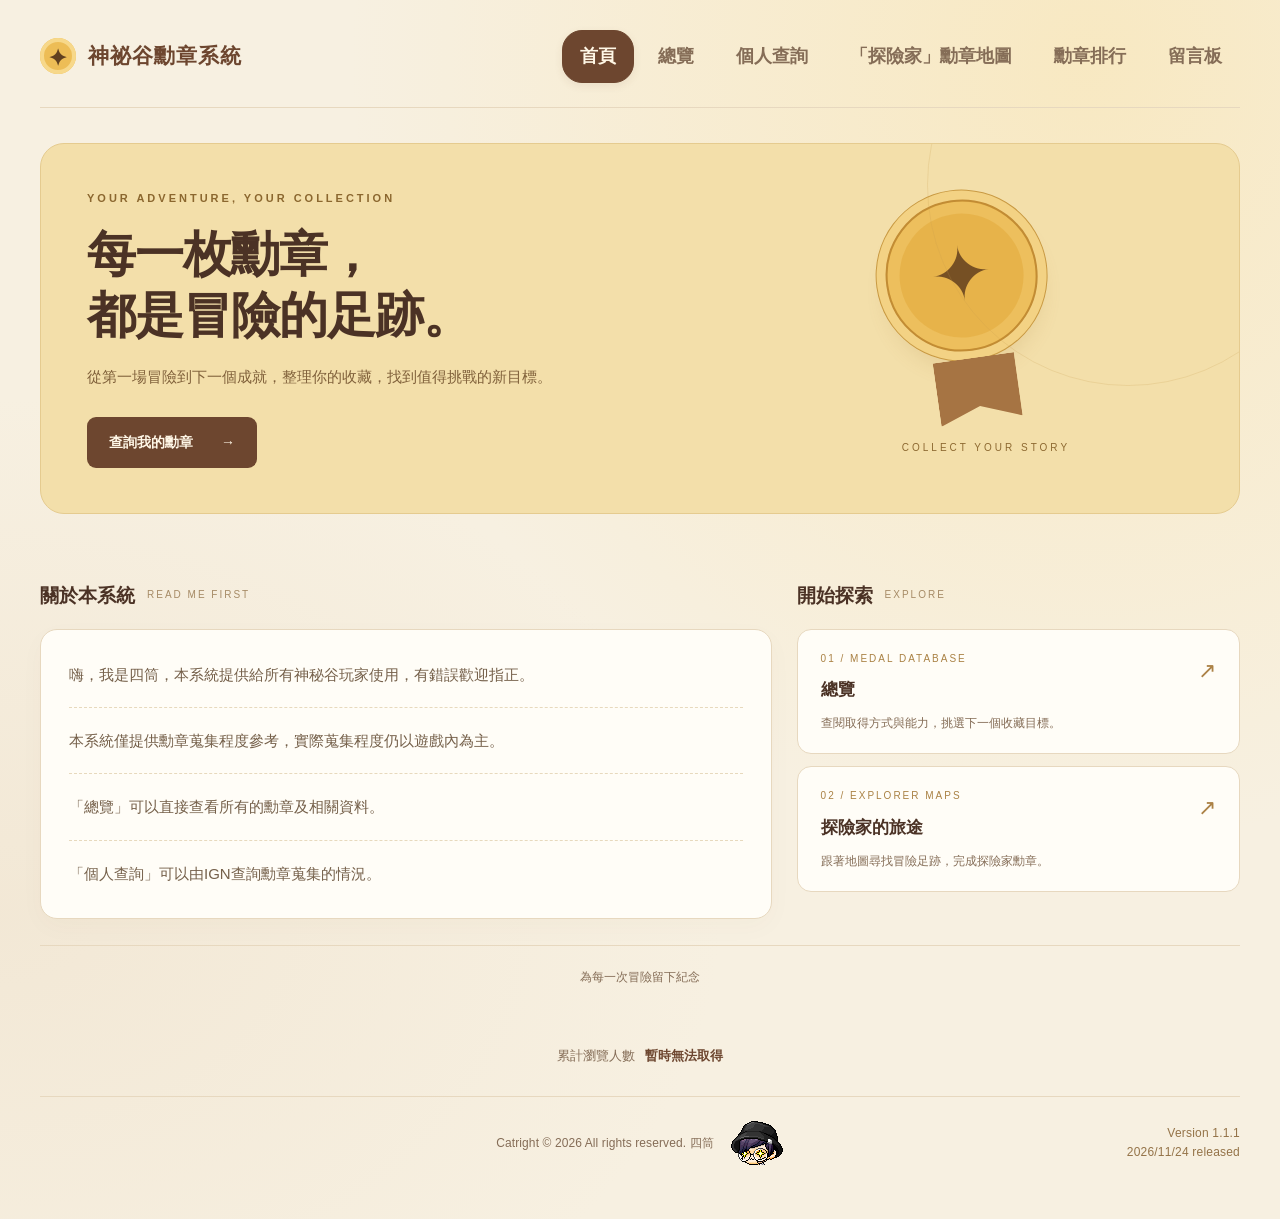
<file: site/index.html>
<!doctype html><html lang="zh-Hant"><head><meta charset="utf-8"><meta name="viewport" content="width=device-width,initial-scale=1"><title>神祕谷勳章查詢系統</title><link rel="stylesheet" href="pages.css"><style>.intro{background:white;border:1px solid #dfe6dc;border-radius:12px;padding:20px 28px;margin-top:24px;max-width:1000px}.intro p{white-space:pre-wrap;color:#26352f;margin:16px 0}</style><link rel="icon" type="image/png" href="copyright.png"><script src="api-config.js"></script><link rel="stylesheet" href="theme.css?v=d408a74f79b0"></head><body><main><div class="top"><span class="brand">神祕谷勳章系統</span><nav class="page-nav" aria-label="頁面切換"><a href="index.html" aria-current="page">首頁</a><a href="medals.html">總覽</a><a href="sheet-3.html">個人查詢</a><a href="sheet-4.html">「探險家」勳章地圖</a><a href="rankings.html">勳章排行</a><a href="guestbook.html">留言板</a></nav></div><section class="home-hero"><div><div class="kicker">YOUR ADVENTURE, YOUR COLLECTION</div><h1>每一枚勳章，<br>都是冒險的足跡。</h1><p>從第一場冒險到下一個成就，整理你的收藏，找到值得挑戰的新目標。</p><a class="cta" href="sheet-3.html">查詢我的勳章 <span>→</span></a></div><div class="home-seal" aria-hidden="true"><div class="seal-face">✦</div><div class="seal-ribbon"></div><div class="seal-caption">COLLECT YOUR STORY</div></div></section><div class="home-layout"><div><h2 class="section-heading">關於本系統 <span>READ ME FIRST</span></h2><section class="intro" aria-label="說明"><p>嗨，我是四筒，本系統提供給所有神秘谷玩家使用，有錯誤歡迎指正。</p><p>本系統僅提供勳章蒐集程度參考，實際蒐集程度仍以遊戲內為主。</p><p>「總覽」可以直接查看所有的勳章及相關資料。</p><p>「個人查詢」可以由IGN查詢勳章蒐集的情況。</p></section></div><aside><h2 class="section-heading">開始探索 <span>EXPLORE</span></h2><div class="quick-links"><a class="quick-card" href="medals.html"><small>01 / MEDAL DATABASE</small><strong>總覽</strong><p>查閱取得方式與能力，挑選下一個收藏目標。</p></a><a class="quick-card" href="sheet-4.html"><small>02 / EXPLORER MAPS</small><strong>探險家的旅途</strong><p>跟著地圖尋找冒險足跡，完成探險家勳章。</p></a></div></aside></div><footer>為每一次冒險留下紀念</footer><!-- visitor-counter --><div class="visitor-counter" title="依瀏覽器識別累計；重新整理與切換頁面不重複計算。">累計瀏覽人數 <span id="visitor-count" aria-live="polite">載入中…</span></div><!-- /visitor-counter --><!-- copyright --><footer class="copyright-mark"><span class="copyright-text">Catright &copy; 2026 All rights reserved. 四筒</span><img src="copyright.png" alt="四筒角色圖片" width="54" height="44" loading="lazy"><div class="version-mark">Version 1.1.1<br>2026/11/24 released</div></footer><!-- /copyright --></main><script src="site-features.js?v=1f03819410ff" defer></script></body></html>
</file>
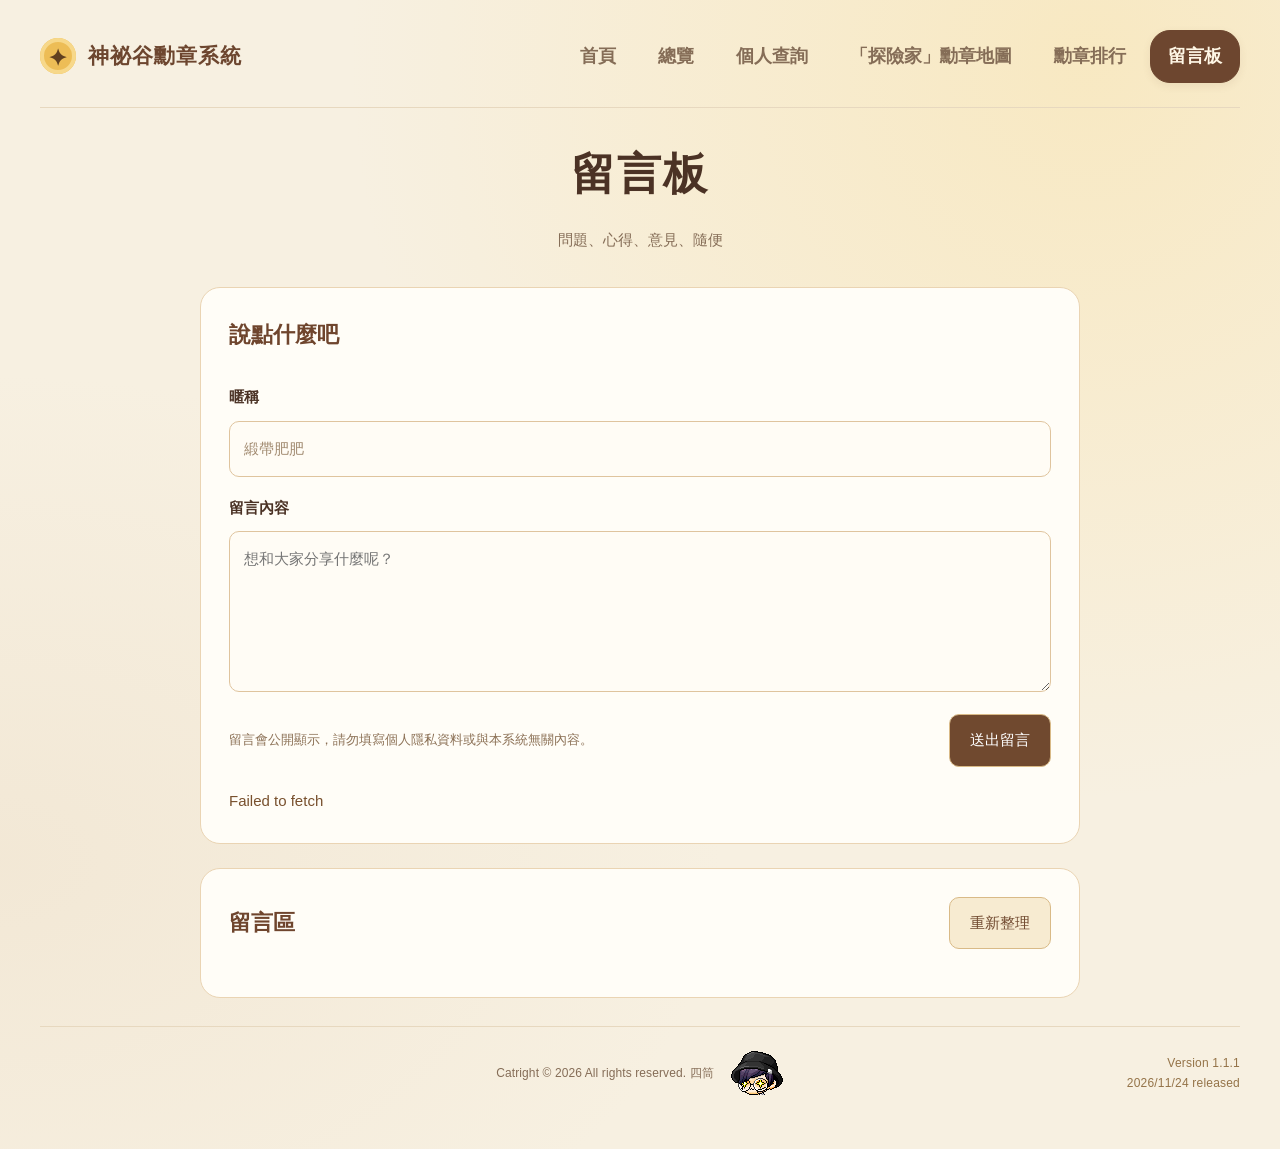
<file: site/guestbook.html>
<!doctype html>
<html lang="zh-Hant"><head><meta charset="utf-8"><meta name="viewport" content="width=device-width,initial-scale=1"><title>神祕谷勳章查詢系統</title><link rel="stylesheet" href="pages.css"><link rel="stylesheet" href="guestbook.css"><link rel="icon" type="image/png" href="copyright.png"><script src="api-config.js"></script><link rel="stylesheet" href="theme.css?v=d408a74f79b0"></head>
<body class="guestbook-page"><main><div class="top"><span class="brand">神祕谷勳章系統</span><nav class="page-nav" aria-label="頁面切換"><a href="index.html">首頁</a><a href="medals.html">總覽</a><a href="sheet-3.html">個人查詢</a><a href="sheet-4.html">「探險家」勳章地圖</a><a href="rankings.html">勳章排行</a><a href="guestbook.html" aria-current="page">留言板</a></nav></div>
<h1 class="centered-page-title">留言板</h1><p class="guestbook-intro">問題、心得、意見、隨便</p>
<section class="message-compose"><h2>說點什麼吧</h2><form id="message-form">
<label for="nickname">暱稱</label><input id="nickname" name="nickname" maxlength="30" autocomplete="nickname" placeholder="緞帶肥肥">
<div id="reply-context" hidden><span id="reply-target"></span><button type="button" id="cancel-reply">取消回覆</button></div><label for="message-content">留言內容</label><textarea id="message-content" name="content" rows="5" minlength="1" maxlength="1000" required placeholder="想和大家分享什麼呢？"></textarea>
<div class="message-actions"><small>留言會公開顯示，請勿填寫個人隱私資料或與本系統無關內容。</small><button type="submit">送出留言</button></div>
<p id="message-status" role="status" aria-live="polite" hidden></p></form></section>
<section class="message-feed"><div class="message-feed-heading"><h2>留言區</h2><button type="button" id="refresh-messages">重新整理</button></div><div id="messages" aria-live="polite"></div><button type="button" id="more-messages" hidden>載入更多留言</button></section>
<!-- copyright --><footer class="copyright-mark"><span class="copyright-text">Catright &copy; 2026 All rights reserved. 四筒</span><img src="copyright.png" alt="四筒角色圖片" width="54" height="44" loading="lazy"><div class="version-mark">Version 1.1.1<br>2026/11/24 released</div></footer><!-- /copyright --></main><script src="guestbook.js" defer></script><script src="site-features.js?v=1f03819410ff" defer></script></body></html>
</file>
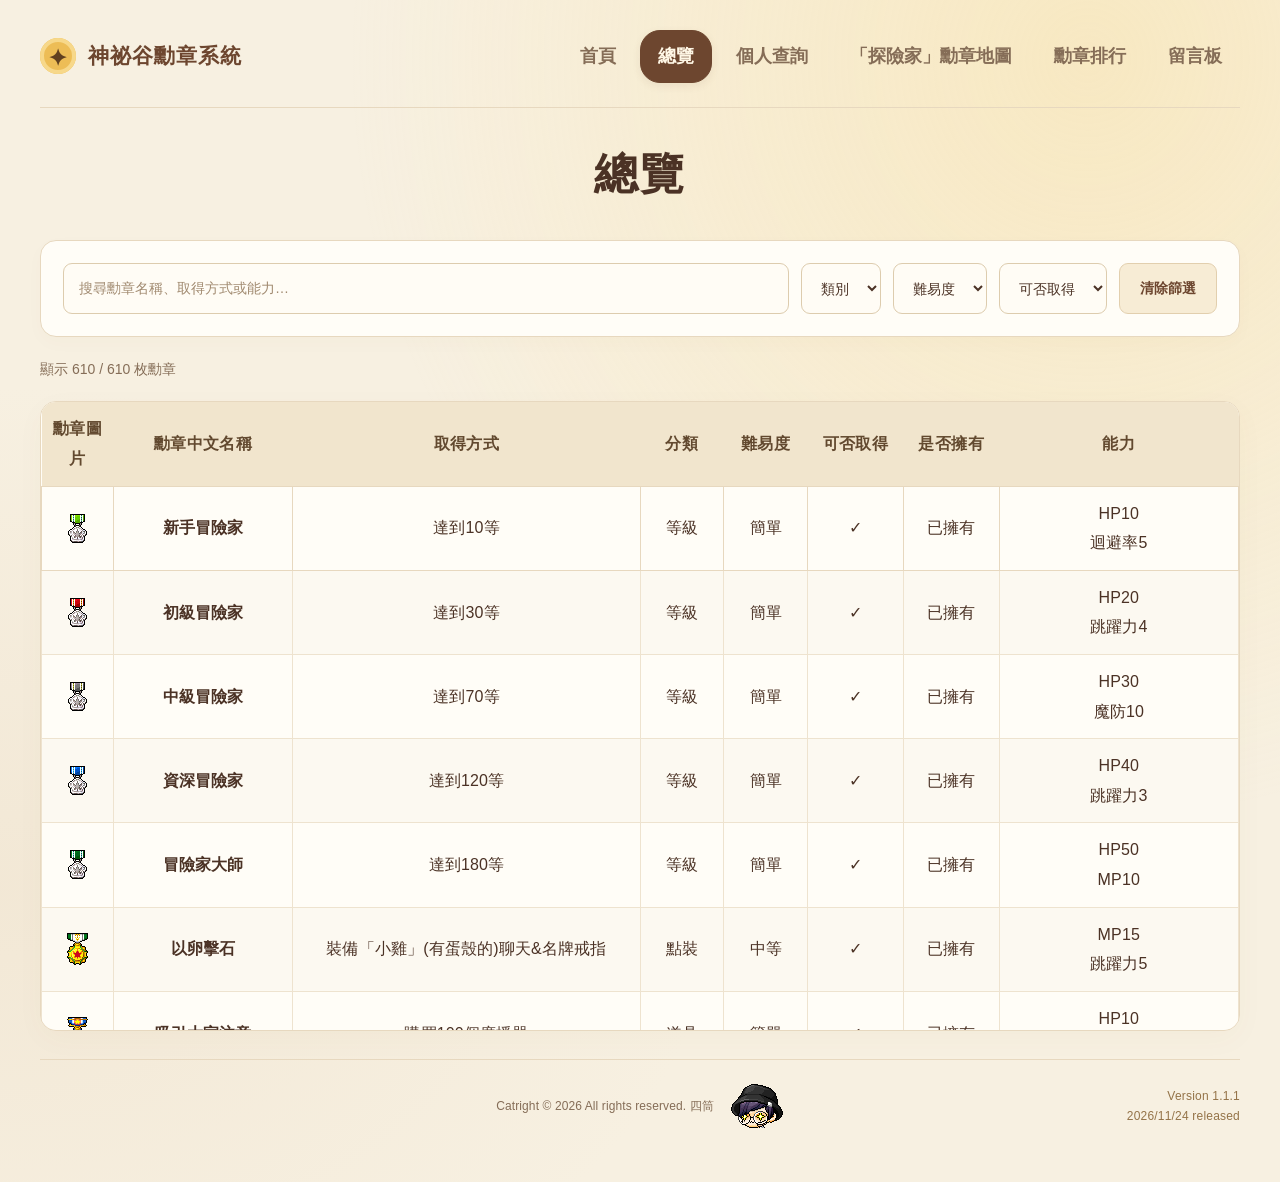
<file: site/medals.html>
<!doctype html>
<html lang="zh-Hant"><head><meta charset="utf-8"><meta name="viewport" content="width=device-width,initial-scale=1">
<title>神祕谷勳章查詢系統</title><style>
:root{font-family:system-ui,"Microsoft JhengHei",sans-serif;color:#26352f;background:#f4f6f2}*{box-sizing:border-box}body{margin:0}main{max-width:1600px;margin:auto;padding:40px 24px}header{margin-bottom:26px}.eyebrow{color:#527260;font-size:13px;letter-spacing:2px}h1{font-size:32px;margin:10px 0}p{color:#637268;line-height:1.7}.toolbar{display:flex;gap:12px;flex-wrap:wrap;padding:20px;background:white;border:1px solid #dfe6dc;border-radius:12px}input,select,button{font:inherit;border:1px solid #cbd7cb;border-radius:7px;padding:10px;background:white;color:inherit}input{flex:1;min-width:220px}button{cursor:pointer}button:hover{background:#edf3eb}.summary{display:flex;justify-content:space-between;gap:16px;margin:20px 0;color:#527260;font-size:14px}.table-wrap{overflow:auto;max-height:70vh;border:1px solid #dfe6dc;border-radius:12px;background:white}table{border-collapse:separate;border-spacing:0;width:100%;font-size:14px}th{position:sticky;top:0;background:#e9f0e6;text-align:left;white-space:nowrap;z-index:1}th,td{padding:13px 16px;border-bottom:1px solid #e8ede5;vertical-align:top}td:first-child{font-weight:650;min-width:175px}td:nth-child(2){min-width:340px;max-width:550px;white-space:pre-wrap;line-height:1.7}td:nth-child(n+3){white-space:nowrap}tbody tr:hover{background:#f7faf4}.empty{text-align:center;padding:48px;color:#718173}footer{font-size:12px;color:#718173;margin-top:20px}button:focus-visible,input:focus-visible,select:focus-visible{outline:3px solid #8bb99c;outline-offset:2px}@media(max-width:600px){main{padding:24px 14px}h1{font-size:26px}.toolbar>*{width:100%}.summary{flex-direction:column}}
</style><link rel="stylesheet" href="pages.css"><link rel="icon" type="image/png" href="copyright.png"><script src="api-config.js"></script><link rel="stylesheet" href="theme.css?v=d408a74f79b0"></head><body class="overview-page"><main><div class="top overview-top"><span class="brand">神祕谷勳章系統</span><!-- page-navigation --><nav class="page-nav" aria-label="頁面切換"><a href="index.html">首頁</a><a href="medals.html" aria-current="page">總覽</a><a href="sheet-3.html">個人查詢</a><a href="sheet-4.html">「探險家」勳章地圖</a><a href="rankings.html">勳章排行</a><a href="guestbook.html">留言板</a></nav><!-- /page-navigation --></div>
<header><h1 class="centered-page-title">總覽</h1></header>
<section class="toolbar" aria-label="搜尋與篩選"><input id="search" type="search" aria-label="搜尋勳章" placeholder="搜尋勳章名稱、取得方式或能力…"><select id="category" aria-label="類別"></select><select id="difficulty" aria-label="難易度"></select><select id="available" aria-label="可否取得"></select><button id="reset">清除篩選</button></section>
<div class="summary"><span id="count" role="status" aria-live="polite"></span></div>
<div class="table-wrap"><table><thead><tr id="head"></tr></thead><tbody id="body"></tbody></table><div class="empty" id="empty" hidden>沒有符合條件的勳章，請調整搜尋或篩選。</div></div>
<!-- copyright --><footer class="copyright-mark"><span class="copyright-text">Catright &copy; 2026 All rights reserved. 四筒</span><img src="copyright.png" alt="四筒角色圖片" width="54" height="44" loading="lazy"><div class="version-mark">Version 1.1.1<br>2026/11/24 released</div></footer><!-- /copyright --></main><script id="data" type="application/json">{"columns": ["勳章中文名稱", "取得方式", "分類", "難易度", "可否取得", "是否擁有", "全能力+3+2", "HP", "MP", "移動速度", "跳躍力", "命中率", "迴避率", "魔防"], "rows": [["新手冒險家", "達到10等", "等級", "簡單", "✓", "已擁有", 0.0, 10.0, null, null, null, null, 5.0, null], ["初級冒險家", "達到30等", "等級", "簡單", "✓", "已擁有", 0.0, 20.0, null, null, 4.0, null, null, null], ["中級冒險家", "達到70等", "等級", "簡單", "✓", "已擁有", 0.0, 30.0, null, null, null, null, null, 10.0], ["資深冒險家", "達到120等", "等級", "簡單", "✓", "已擁有", 0.0, 40.0, null, null, 3.0, null, null, null], ["冒險家大師", "達到180等", "等級", "簡單", "✓", "已擁有", 0.0, 50.0, 10.0, null, null, null, null, null], ["以卵擊石", "裝備「小雞」(有蛋殼的)聊天&名牌戒指", "點裝", "中等", "✓", "已擁有", 0.0, null, 15.0, null, 5.0, null, null, null], ["吸引大家注意", "購買100個廣播器", "道具", "簡單", "✓", "已擁有", 0.0, 10.0, null, null, null, 3.0, null, null], ["龍王犧牲者", "在「闇黑龍王洞穴」死掉(打龍王)", "動作", "簡單", "✓", "已擁有", 0.0, null, null, 5.0, null, 4.0, null, null], ["做鬼也風流", "在「被遺忘的黃昏」死掉(打皮卡啾)", "動作", "簡單", "✓", "已擁有", 0.0, null, null, null, null, null, 5.0, 20.0], ["英勇戰士", "戰士達到160等", "等級", "簡單", "✓", "已擁有", 0.0, 15.0, null, null, null, null, null, 10.0], ["智慧賢者", "法師達到160等", "等級", "簡單", "✓", "未擁有", 0.0, 15.0, null, null, null, null, null, 10.0], ["狙擊手", "弓箭手達到160等", "等級", "簡單", "✓", "未擁有", 0.0, 15.0, null, null, null, null, null, 10.0], ["傳奇大盜", "盜賊達到160等", "等級", "簡單", "✓", "未擁有", 0.0, 15.0, null, null, null, null, null, 10.0], ["海盜王", "海盜達到160等", "等級", "簡單", "✘", "未擁有", 0.0, 15.0, null, null, null, null, null, 10.0], ["五子棋比賽優勝者", "在這個活動中獲勝", "活動", "未知", "✓", "未擁有", 0.0, null, null, 8.0, null, null, 10.0, null], ["超級炸彈人優勝者", "在這個活動中獲勝 (有算在+3的活動)", "活動", "中等", "✓", "未擁有", 0.0, null, null, 8.0, null, null, 10.0, null], ["僵屍鬼抓人優勝者", "在這個活動中獲勝 (有算在+3的活動)", "活動", "中等", "✓", "已擁有", 0.0, null, null, 8.0, null, null, 10.0, null], ["打字遊戲優勝者", "在這個活動中獲勝", "活動", "中等", "✓", "已擁有", 0.0, null, null, 8.0, null, null, 10.0, null], ["天降嫩寶優勝者", "在這個活動中獲勝 (有算在+3的活動)", "活動", "中等", "✓", "已擁有", 0.0, null, null, 8.0, null, null, 10.0, null], ["天降幽靈優勝者", "在這個活動中獲勝 (有算在+3的活動)", "活動", "中等", "✓", "未擁有", 0.0, null, null, 8.0, null, null, 10.0, null], ["閃躲娃娃優勝者", "在這個活動中獲勝 (有算在+3的活動)", "活動", "中等", "✓", "未擁有", 0.0, null, null, 8.0, null, null, 10.0, null], ["內鬼優勝者", "在這個活動中獲勝", "活動", "未知", "✘", "未擁有", 0.0, null, null, 8.0, null, null, 10.0, null], ["尋找我的小褲褲優勝者", "在這個活動中獲勝 (有算在+3的活動)", "活動", "偏難", "✓", "已擁有", 0.0, null, null, 8.0, null, null, 10.0, null], ["通靈板優勝者", "在這個活動中獲勝", "活動", "未知", "✘", "未擁有", 0.0, null, null, 8.0, null, null, 10.0, null], ["鬼抓人優勝者", "在這個活動中獲勝 (有算在+3的活動)", "活動", "中等", "✓", "未擁有", 0.0, null, null, 8.0, null, null, 10.0, null], ["OX優勝者", "在這個活動中獲勝 (有算在+3的活動)", "活動", "中等", "✓", "已擁有", 0.0, null, null, 8.0, null, null, 10.0, null], ["向上攀升優勝者", "在這個活動中獲勝", "活動", "中等", "✓", "已擁有", 0.0, null, null, 8.0, null, null, 10.0, null], ["黃金豬豬優勝者", "打開黃金豬豬寶箱", "活動", "簡單", "✓", "已擁有", 0.0, null, null, 8.0, null, null, 10.0, null], ["紅綠燈優勝者", "在這個活動中獲勝 (有算在+3的活動)", "活動", "中等", "✓", "未擁有", 0.0, null, null, 8.0, null, null, 10.0, null], ["俄羅斯輪盤優勝者", "在這個活動中獲勝", "活動", "中等", "✓", "已擁有", 0.0, null, null, 8.0, null, null, 10.0, null], ["BINGO優勝者", "在這個活動中獲勝 (有算在+3的活動)", "活動", "簡單", "✓", "已擁有", 0.0, null, null, 8.0, null, null, 10.0, null], ["SPEED鬼抓人優勝者", "在這個活動中獲勝", "活動", "未知", "✘", "未擁有", 0.0, null, null, 8.0, null, null, 10.0, null], ["致命魔術", "裝備「山茶花」聊天&名牌戒指", "點裝", "中等", "✓", "未擁有", 0.0, null, null, null, null, null, null, null], ["紅寶王征服者", "擊敗「紅寶王」", "打怪", "簡單", "✓", "已擁有", 0.0, 15.0, null, null, null, 5.0, null, null], ["樹妖王征服者", "擊敗「樹妖王」", "打怪", "簡單", "✓", "已擁有", 0.0, 15.0, null, null, null, 5.0, null, null], ["仙人長老征服者", "擊敗「仙人掌老」", "打怪", "簡單", "✘", "未擁有", 0.0, 15.0, null, null, null, 5.0, null, null], ["超級綠水靈征服者", "擊敗「超級綠水靈」", "打怪", "簡單", "✓", "已擁有", 0.0, 15.0, null, null, null, 5.0, null, null], ["海怒斯征服者", "擊敗「海怒斯」", "打怪", "簡單", "✓", "已擁有", 0.0, 15.0, null, null, null, 5.0, null, null], ["殭屍猴王征服者", "擊敗「殭屍猴王」", "打怪", "簡單", "✓", "已擁有", 0.0, 15.0, null, null, null, 5.0, null, null], ["巨居蟹征服者", "擊敗「巨居蟹」", "打怪", "簡單", "✓", "已擁有", 0.0, 15.0, null, null, null, 5.0, null, null], ["蘑菇王征服者", "擊敗「蘑菇王」", "打怪", "簡單", "✓", "已擁有", 0.0, 15.0, null, null, null, 5.0, null, null], ["巨型戰鬥機征服者", "擊敗「機械鯨魚王」", "打怪", "簡單", "✓", "已擁有", 0.0, 15.0, null, null, null, 5.0, null, null], ["咕咕鐘征服者", "擊敗「咕咕鐘」", "打怪", "簡單", "✓", "已擁有", 0.0, 15.0, null, null, null, 5.0, null, null], ["沼澤巨鱷征服者", "擊敗「沼澤巨鱷」", "打怪", "簡單", "✓", "已擁有", 0.0, 15.0, null, null, null, 5.0, null, null], ["殘暴炎魔征服者", "擊敗「殘暴炎魔」", "打怪", "簡單", "✓", "已擁有", 0.0, 15.0, null, null, null, 5.0, null, null], ["殭屍蘑菇王征服者", "擊敗「殭屍菇菇王」", "打怪", "簡單", "✓", "已擁有", 0.0, 15.0, null, null, null, 5.0, null, null], ["葛雷金剛征服者", "擊敗「葛雷金剛」", "打怪", "簡單", "✓", "已擁有", 0.0, 15.0, null, null, null, 5.0, null, null], ["金勾海賊王征服者", "擊敗「金鉤海賊王」", "打怪", "簡單", "✓", "已擁有", 0.0, 15.0, null, null, null, 5.0, null, null], ["九尾妖狐征服者", "擊敗「九尾妖狐」", "打怪", "簡單", "✓", "已擁有", 0.0, 15.0, null, null, null, 5.0, null, null], ["肯德熊征服者", "擊敗「肯德熊」", "打怪", "簡單", "✓", "已擁有", 0.0, 15.0, null, null, null, 5.0, null, null], ["娃娃獅王和泰勒熊征服者", "擊敗「娃娃獅王」和「泰勒熊」", "打怪", "簡單", "✓", "已擁有", 0.0, 15.0, null, null, null, 5.0, null, null], ["喵怪仙人征服者", "擊敗「喵怪仙人」", "打怪", "簡單", "✓", "已擁有", 0.0, 15.0, null, null, null, 5.0, null, null], ["巴洛古征服者", "擊敗「巴洛古」", "打怪", "簡單", "✓", "已擁有", 0.0, 15.0, null, null, null, 5.0, null, null], ["黑道長老征服者", "擊敗「黑道長老」", "打怪", "中等", "✓", "已擁有", 0.0, 15.0, null, null, null, 5.0, null, null], ["天皇蟾蜍征服者", "擊敗「天皇蟾蜍」", "打怪", "偏難", "✓", "已擁有", 0.0, 15.0, null, null, null, 5.0, null, null], ["闇黑龍王征服者", "擊敗「闇黑龍王」", "打怪", "中等", "✓", "已擁有", 0.0, 15.0, null, null, null, 5.0, null, null], ["黑輪王征服者", "擊敗「黑輪王」", "打怪", "簡單", "✓", "已擁有", 0.0, 15.0, null, null, null, 5.0, null, null], ["雪毛怪人征服者", "擊敗「雪毛怪人」", "打怪", "簡單", "✓", "已擁有", 0.0, 15.0, null, null, null, 5.0, null, null], ["藍色蘑菇王征服者", "擊敗「藍菇菇王」", "打怪", "簡單", "✓", "已擁有", 0.0, 15.0, null, null, null, 5.0, null, null], ["混沌殘暴炎魔征服者", "擊敗「混沌殘暴炎魔」", "打怪", "偏難", "✓", "已擁有", 0.0, 15.0, null, null, null, 5.0, null, null], ["噴火龍征服者", "擊敗「噴火龍」", "打怪", "簡單", "✓", "已擁有", 0.0, 15.0, null, null, null, 5.0, null, null], ["格瑞芬多征服者", "擊敗「格瑞芬多」", "打怪", "簡單", "✓", "已擁有", 0.0, 15.0, null, null, null, 5.0, null, null], ["寒霜冰龍征服者", "擊敗「寒霜冰龍」", "打怪", "簡單", "✓", "已擁有", 0.0, 15.0, null, null, null, 5.0, null, null], ["拉圖斯征服者", "擊敗「拉圖斯」", "打怪", "簡單", "✓", "已擁有", 0.0, 15.0, null, null, null, 5.0, null, null], ["終極征服者", "獲得所有征服者勛章", "打怪", "偏難", "✓", "已擁有", 0.0, null, null, 5.0, null, null, 10.0, null], ["怪物擂台初學者", "開1個擂台箱子", "組隊", "簡單", "✓", "已擁有", 0.0, 10.0, null, null, null, null, null, 20.0], ["怪物擂台中級生", "開10個擂台箱子", "組隊", "簡單", "✓", "已擁有", 0.0, 20.0, 20.0, null, null, null, null, null], ["怪物擂台高級生", "開25個擂台箱子", "組隊", "簡單", "✓", "已擁有", 0.0, 30.0, null, 8.0, null, null, null, null], ["怪物擂台特級生", "開50個擂台箱子", "組隊", "簡單", "✓", "已擁有", 0.0, 40.0, null, null, null, 4.0, null, null], ["怪物擂台大師", "開80個擂台箱子", "組隊", "簡單", "✓", "已擁有", 0.0, 50.0, 20.0, null, null, null, null, null], ["友善", null, "未知", "未知", "✘", "未擁有", 0.0, null, null, null, null, null, null, null], ["說髒話要刷牙", "having a potty mouth", "道具", "未知", "✘", "未擁有", 0.0, null, null, null, null, null, null, null], ["陽光普照", "完成「黃金海岸」忍耐任務", "忍耐", "簡單", "✓", "已擁有", 0.0, null, null, null, null, null, null, null], ["佼個朋友吧", "有至少20個朋友", "動作", "簡單", "✓", "已擁有", 0.0, null, null, null, null, null, 8.0, 15.0], ["走過四季", "去過每個月的自由市場", "動作", "中等", "✓", "已擁有", 0.0, null, null, 5.0, null, null, 10.0, null], ["香甜多汁", "裝備「西瓜」聊天&名牌戒指", "點裝", "中等", "✓", "已擁有", 0.0, null, null, 8.0, null, null, 8.0, null], ["謙虛的榮譽", "吃過「英雄共鳴(4%)」(200等技能)", "技能", "簡單", "✓", "已擁有", 0.0, 10.0, 15.0, null, null, null, null, null], ["絕對獲勝的嘉年華", "贏30場擂台", "組隊", "中等", "✓", "已擁有", 0.0, 30.0, 10.0, null, null, null, null, null], ["天才的嘉年華", "贏15場擂台", "組隊", "簡單", "✓", "已擁有", 0.0, 20.0, null, null, 4.0, null, null, null], ["完全比賽", "獲得「闇黑龍王項鍊」", "道具", "中等", "✓", "已擁有", 0.0, null, 15.0, null, null, null, 8.0, null], ["熱情的嘉年華", "贏1場擂台", "組隊", "簡單", "✓", "已擁有", 0.0, 10.0, 15.0, null, null, null, null, null], ["太疏忽了！", "餓死寵物", "動作", "簡單", "✓", "已擁有", 0.0, null, null, null, null, 3.0, 10.0, null], ["優秀的寵物主人", "寵物達到10等", "動作", "簡單", "✓", "已擁有", 0.0, 10.0, null, null, null, null, 10.0, null], ["令人驚訝的寵物主人", "寵物達到20等並買過「羊羹」(購物商城)", "動作", "簡單", "✓", "未擁有", 0.0, 20.0, null, null, 4.0, null, null, null], ["動保人士", "寵物達到30等", "動作", "中等", "✓", "未擁有", 0.0, 30.0, null, null, null, null, 8.0, null], ["忍耐任務新成員", "完成1種忍耐", "忍耐", "簡單", "✓", "已擁有", 0.0, null, 10.0, null, 5.0, null, null, null], ["忍耐任務下士", "完成2種忍耐", "忍耐", "簡單", "✓", "已擁有", 0.0, 15.0, 20.0, null, null, null, null, null], ["忍耐任務中士", "完成3種忍耐", "忍耐", "簡單", "✓", "已擁有", 0.0, null, 30.0, null, 4.0, null, null, null], ["忍耐任務上士", "完成4種忍耐", "忍耐", "簡單", "✓", "已擁有", 0.0, null, null, null, null, null, null, null], ["忍耐任務少尉", "完成5種忍耐", "忍耐", "簡單", "✓", "已擁有", 0.0, 10.0, 50.0, null, null, null, null, null], ["忍耐任務中尉", "完成6種忍耐", "忍耐", "簡單", "✓", "已擁有", 0.0, 20.0, 60.0, null, null, null, null, null], ["忍耐任務上尉", "完成7種忍耐", "忍耐", "簡單", "✓", "已擁有", 0.0, 10.0, 70.0, null, null, null, null, null], ["忍耐任務少校", "完成8種忍耐", "忍耐", "簡單", "✓", "已擁有", 0.0, 10.0, 80.0, null, null, null, null, null], ["忍耐任務中校", "完成9種忍耐", "忍耐", "簡單", "✓", "已擁有", 0.0, null, 90.0, null, null, null, 5.0, null], ["忍耐任務上校", "完成10種忍耐", "忍耐", "中等", "✓", "已擁有", 0.0, null, 100.0, null, 5.0, null, null, null], ["忍耐任務少將", "完成11種忍耐", "忍耐", "中等", "✓", "已擁有", 0.0, null, 100.0, null, 5.0, null, null, null], ["忍耐任務中將", "完成12種忍耐", "忍耐", "中等", "✓", "已擁有", 0.0, null, 100.0, null, 5.0, null, null, null], ["忍耐任務上將", "完成13種忍耐", "忍耐", "中等", "✓", "已擁有", 0.0, null, 100.0, null, 5.0, null, null, null], ["忍耐任務大將", "完成14種忍耐", "忍耐", "中等", "✓", "已擁有", 0.0, null, 100.0, null, 5.0, null, null, null], ["忍耐任務元帥", "完成15種忍耐", "忍耐", "中等", "✓", "已擁有", 3.0, null, 100.0, null, 5.0, null, null, null], ["四海好傢伙", "earning several specialty medals", "未知", "未知", "✘", "未擁有", 0.0, null, null, null, null, null, null, null], ["女巫也瘋狂", "裝備「黑魔法師」聊天&名牌戒指", "點裝", "中等", "✓", "已擁有", 0.0, null, null, null, null, null, null, null], ["任務初階玩家", "完成100個任務", "任務", "簡單", "✓", "已擁有", 0.0, 10.0, null, 10.0, null, null, null, null], ["任務中階玩家", "完成200個任務", "任務", "中等", "✓", "已擁有", 0.0, 20.0, null, 5.0, null, null, null, null], ["任務高階玩家", "完成350個任務", "任務", "偏難", "✓", "已擁有", 0.0, 30.0, null, null, null, 5.0, null, null], ["任務大師", "完成600個任務", "任務", "未知", "✘", "未擁有", 0.0, 40.0, null, null, null, null, null, 20.0], ["時間神殿探險家", "完成時間神殿探險", "地圖", "中等", "✓", "已擁有", 0.0, null, null, null, null, 5.0, 8.0, null], ["維多利亞探險家", "完成維多利亞探險", "地圖", "簡單", "✓", "已擁有", 0.0, 15.0, null, null, null, null, 10.0, null], ["冰原雪域探險家", "完成艾納斯大陸探險", "地圖", "簡單", "✓", "已擁有", 0.0, 10.0, null, 10.0, null, null, null, null], ["路得斯湖探險家", "完成路德斯湖探險", "地圖", "簡單", "✓", "已擁有", 0.0, null, null, null, 5.0, null, 10.0, null], ["水世界探險家", "完成海底世界探險", "地圖", "簡單", "✓", "已擁有", 0.0, null, null, null, 4.0, 5.0, null, null], ["武陵桃園探險家", "完成武陵桃園探險", "地圖", "簡單", "✓", "已擁有", 0.0, null, 10.0, 8.0, null, null, null, null], ["納希沙漠探險家", "完成納希沙漠探險", "地圖", "未知", "✘", "未擁有", 0.0, null, null, null, null, null, null, null], ["米納爾森林探險家", "完成神木村探險", "地圖", "簡單", "✓", "已擁有", 0.0, 15.0, null, null, 3.0, null, null, null], ["艾納斯大陸探險家", "完成冰原雪域探險家、路得斯湖探險家、水世界探險家、米納爾森林探險家、武陵桃園探險家", "地圖", "簡單", "✓", "已擁有", 0.0, 10.0, null, null, null, null, 5.0, null], ["終極探險家", "獲得所有探險家勳章", "地圖", "中等", "✓", "已擁有", 3.0, 10.0, null, null, 4.0, null, null, null], ["怪美的", "從SBC獲得一個獨特髮型", "蒐集", "簡單", "✓", "已擁有", 0.0, null, null, null, null, null, 5.0, 10.0], ["減碳飲食", "晚上6點後吃「沙拉」", "動作", "簡單", "✓", "已擁有", 0.0, null, 10.0, 8.0, null, null, null, null], ["想盡一切辦法", "貝雷帽or中年帽+褐色風衣+褐色皮鞋", "點裝", "簡單", "✓", "未擁有", 0.0, null, null, 10.0, 3.0, null, null, null], ["一片和諧", "裝備「桃花狐狸」聊天&名牌戒指", "點裝", "中等", "✓", "已擁有", 0.0, null, null, null, null, null, null, null], ["建建建建築工", "Complete the Fixing The Roof 任務 chain", "任務", "未知", "✘", "未擁有", 0.0, null, 15.0, null, null, null, 5.0, null], ["楓葉島探險家", "完成楓之島探險", "地圖", "簡單", "✓", "已擁有", 0.0, null, null, null, 5.0, null, null, 10.0], ["奇幻村探險家", "完成奇幻村探險", "地圖", "簡單", "✓", "已擁有", 0.0, null, null, 8.0, null, 4.0, null, null], ["超級綠水靈入門", "完成1場「超級綠水靈」組隊任務", "組隊", "簡單", "✓", "已擁有", 0.0, 10.0, 10.0, null, null, null, null, null], ["超級綠水靈初階", "完成5場「超級綠水靈」組隊任務", "組隊", "簡單", "✓", "已擁有", 0.0, 20.0, null, null, null, null, 10.0, null], ["超級綠水靈中階", "完成10場「超級綠水靈」組隊任務", "組隊", "簡單", "✓", "已擁有", 0.0, 30.0, null, 8.0, null, null, null, null], ["超級綠水靈高階", "完成20場「超級綠水靈」組隊任務", "組隊", "中等", "✓", "已擁有", 0.0, 40.0, null, null, null, null, null, 10.0], ["超級綠水靈大師", "完成30場「超級綠水靈」組隊任務", "組隊", "中等", "✓", "未擁有", 0.0, 50.0, null, null, null, null, 10.0, null], ["敏銳的心", null, "未知", "未知", "✘", "未擁有", 0.0, null, null, null, null, null, null, null], ["野心勃勃的心", null, "未知", "未知", "✘", "未擁有", 0.0, null, null, null, null, null, null, null], ["貪得無厭的心", null, "未知", "未知", "✘", "未擁有", 0.0, null, null, null, null, null, null, null], ["占卜師", "灰標頭帶+白色和服+日式夾腳鞋", "點裝", "簡單", "✓", "未擁有", 0.0, null, null, null, null, null, null, null], ["腦海裡的橡皮擦", null, "未知", "未知", "✘", "未擁有", 0.0, null, null, null, null, null, null, null], ["超自然現象", "完成「幽靈煙囪」忍耐", "忍耐", "中等", "✓", "已擁有", 0.0, null, null, null, null, null, null, null], ["滿星綴天", "裝備「月光兔」聊天&名牌戒指", "點裝", "中等", "✓", "已擁有", 0.0, 20.0, 20.0, null, null, null, null, null], ["除暴安良", "完成「找小嵐的手提包」任務(昭和村)", "任務", "簡單", "✓", "已擁有", 0.0, 15.0, null, null, 3.0, null, null, null], ["禁閉聖域征服者", "擊敗「惡靈13(2013)」後獲得祝福卷軸(WS)", "道具", "中等", "✓", "已擁有", 0.0, 20.0, null, 5.0, null, null, null, null], ["如履薄冰", "白色海豹帽+白色海豹裝+哈維海豹玩偶手套", "點裝", "簡單", "✓", "未擁有", 0.0, 15.0, 10.0, null, null, null, null, null], ["環保主義者", "完成「清掃垃圾」任務(新加坡)", "任務", "簡單", "✓", "已擁有", 0.0, 10.0, null, null, 5.0, null, null, null], ["聰明的助手", "完成「泥人領導者的記憶卡」任務(地球防衛總部)", "任務", "簡單", "✓", "已擁有", 0.0, null, 15.0, 5.0, null, null, null, null], ["站上世界頂端", "完成「神秘山\u003c困難模式>」忍耐", "忍耐", "中等", "✓", "已擁有", 0.0, null, null, null, null, null, null, null], ["出乎意料", "完成「沼澤地的鱷魚」任務(勇士之村)", "任務", "簡單", "✓", "已擁有", 0.0, null, null, 5.0, null, null, 8.0, null], ["下雪了", "擊敗「巨大雪人」(1月時阿雷不定時在FM放)", "打怪", "中等", "✓", "未擁有", 0.0, null, null, null, null, null, null, null], ["正式公民", "在論壇上自我介紹", "動作", "簡單", "✓", "未擁有", 0.0, 15.0, null, null, null, 4.0, null, null], ["目視王座", "在維多利亞港購買「藍色木椅」", "動作", "簡單", "✓", "已擁有", 0.0, 15.0, null, null, 4.0, null, null, null], ["忍耐任務大師", "在5個不同的忍耐拿到前3名", "忍耐", "偏難", "✓", "未擁有", 0.0, null, null, null, 3.0, 5.0, null, null], ["神秘谷奧運冠軍", "winning the Saga Cup. Congratulations!", "未知", "未知", "✘", "未擁有", 0.0, null, null, null, null, null, null, null], ["終於和平", "完成「千威的顧慮」任務(馬來西亞)", "任務", "簡單", "✓", "已擁有", 0.0, null, 20.0, 5.0, null, null, null, null], ["龍騎士的祝福", "吃過「神聖之火」(槍騎兵)", "動作", "簡單", "✓", "已擁有", 0.0, 10.0, null, null, 4.0, null, null, null], ["黑暗中的光芒", "Complete Freed from Darkness 任務 chain", "任務", "未知", "✘", "未擁有", 0.0, 15.0, 20.0, null, null, null, null, null], ["準備潛水", "完成「秀茲奇怪的發明」任務(冰原雪域)", "任務", "簡單", "✓", "已擁有", 0.0, 15.0, null, 8.0, null, null, null, null], ["槲寄生下的奇蹟", "裝備「聖誕契約」聊天&名牌戒指", "點裝", "中等", "✓", "已擁有", 0.0, null, null, null, 4.0, null, 5.0, null], ["悅耳動聽", "wearing a unique ring set", "點裝", "中等", "✓", "已擁有", 0.0, null, null, null, null, null, null, null], ["兔子洞探險", "裝備「可愛兔」聊天&名牌戒指", "點裝", "中等", "✓", "已擁有", 0.0, null, null, null, 3.0, null, 8.0, null], ["才華洋溢", "贏過50次五子棋小遊戲", "動作", "簡單", "✓", "未擁有", 0.0, 20.0, null, 8.0, null, null, null, null], ["活動達人", "贏過6種活動", "活動", "中等", "✓", "已擁有", 3.0, null, null, 5.0, 3.0, null, null, null], ["狂熱的嘉年華", "贏過50場怪物擂台", "組隊", "中等", "✓", "已擁有", 0.0, 40.0, 15.0, null, null, null, null, null], ["皇家禮遇", "完成「王妃的茶葉」任務(納希沙漠)", "任務", "未知", "✘", "未擁有", 0.0, 10.0, null, null, 4.0, null, null, null], ["乾燥如塵", "完成「古老的樹」任務(勇士之村)", "任務", "未知", "✘", "未擁有", 0.0, null, 10.0, null, 4.0, null, null, null], ["篡奪者", "在自由殺ALEX", "動作", "偏難", "✓", "未擁有", 0.0, null, 15.0, null, null, null, null, 10.0], ["暈頭轉向", "戒指號達到120等", "等級", "簡單", "✓", "已擁有", 0.0, null, 10.0, null, null, 4.0, null, null], ["漸入佳境", "戒指號達到140等", "等級", "簡單", "✓", "已擁有", 0.0, null, 20.0, null, 5.0, null, null, null], ["信心滿滿", "戒指號達到160等", "等級", "簡單", "✓", "已擁有", 0.0, null, 30.0, null, null, null, 10.0, null], ["菁英份子", "戒指號達到180等", "等級", "中等", "✓", "已擁有", 0.0, null, 40.0, null, 5.0, null, null, null], ["邁向成功", "戒指號達到190等", "等級", "中等", "✓", "已擁有", 0.0, null, 50.0, 5.0, null, null, null, null], ["我是達人", "戒指號達到200等", "等級", "中等", "✓", "已擁有", 0.0, null, 60.0, null, 5.0, null, null, null], ["杜鵑花胸章", "加10次名聲", "動作", "簡單", "✓", "已擁有", 0.0, 10.0, null, 5.0, null, null, null, null], ["連翹胸章", "加25次名聲", "動作", "簡單", "✓", "已擁有", 0.0, 20.0, null, null, 3.0, null, null, null], ["四葉草胸章", "加50次名聲", "動作", "簡單", "✓", "已擁有", 0.0, 30.0, null, null, null, null, 5.0, null], ["盜墓迷城", "裝備「木乃伊」聊天&名牌戒指", "點裝", "中等", "✓", "已擁有", 0.0, null, null, null, null, null, null, null], ["尋根", "達到200等後回到一轉教官的地圖", "動作", "中等", "✓", "已擁有", 0.0, null, null, 8.0, null, 5.0, null, null], ["我愛回購！", "把裝備賣掉之後買回來", "動作", "簡單", "✓", "已擁有", 0.0, 20.0, null, 8.0, null, null, null, null], ["我愛蛋糕！", "擊敗「生日蛋糕」", "打怪", "中等", "✓", "已擁有", 0.0, null, null, 10.0, null, null, 10.0, null], ["我愛派！", "擊敗「派」", "打怪", "中等", "✓", "未擁有", 0.0, null, null, null, null, null, null, null], ["星際效應", "完成「外太空奔跑」忍耐", "忍耐", "中等", "✓", "已擁有", 0.0, null, null, null, null, null, null, null], ["一門藝術", "完成「忍者城堡」忍耐", "動作", "中等", "✓", "已擁有", 0.0, null, null, 5.0, null, null, 5.0, null], ["一籃子雞蛋", "雞寶貝玩偶帽+咕咕娃娃衣服+咕咕娃娃手套+雞喙子", "點裝", "簡單", "✓", "未擁有", 0.0, null, null, null, null, null, 10.0, 15.0], ["入門勳章收藏家", "獲得10個勳章", "蒐集", "簡單", "✓", "已擁有", 0.0, 10.0, null, null, null, null, 8.0, null], ["著名勳章收藏家", "獲得25個勳章", "蒐集", "簡單", "✓", "已擁有", 0.0, 20.0, null, null, null, null, null, 10.0], ["驚奇勳章收藏家", "獲得50個勳章", "蒐集", "簡單", "✓", "已擁有", 0.0, 30.0, 10.0, null, null, null, null, null], ["大師勳章收藏家", "獲得150個勳章", "蒐集", "中等", "✓", "已擁有", 0.0, 40.0, null, null, 4.0, null, null, null], ["傳奇勳章收藏家", "獲得300個勳章", "蒐集", "偏難", "✓", "已擁有", 3.0, 50.0, null, 8.0, null, null, null, null], ["回到未來", "吃過「時間置換」(拳霸)", "動作", "未知", "✘", "未擁有", 0.0, 15.0, 20.0, null, null, null, null, null], ["小雞快跑", "裝備「小雞」(無蛋殼的)聊天&名牌戒指", "點裝", "中等", "✓", "已擁有", 0.0, null, null, null, null, null, null, null], ["舞力全開", "Equip DJ 聊天+名牌戒指", "點裝", "中等", "✘", "未擁有", 0.0, null, null, null, null, null, null, null], ["你真的很無聊", "爬到冠軍殿堂50樓再傳送回1樓", "動作", "未知", "✘", "未擁有", 0.0, 15.0, null, null, null, null, 5.0, null], ["謝謝凱蒂雅…", null, "未知", "未知", "✘", "未擁有", 0.0, null, null, null, null, null, null, null], ["又是上班的一天", "完成「勤務監督」任務(玩具城)", "任務", "簡單", "✓", "已擁有", 0.0, null, 20.0, null, 4.0, null, null, null], ["每晚在數羊", "裝備「可愛羊」聊天&名牌戒指", "點裝", "中等", "✓", "已擁有", 0.0, null, null, null, null, null, null, null], ["真是幸運", "從免費兌換券拿到椅子", "動作", "偏難", "✓", "未擁有", 0.0, null, null, 5.0, 3.0, null, null, null], ["蝴蝶效應", "裝備「盛夏彩蝶」聊天&名牌戒指", "點裝", "中等", "✓", "已擁有", 0.0, null, null, null, 3.0, 4.0, null, null], ["時尚達人", "太陽眼鏡+M-Couture帽+黑色M-Couture連帽衫", "點裝", "簡單", "✓", "未擁有", 0.0, 10.0, null, 10.0, null, null, null, null], ["自帶旋律", "裝備「高音」聊天&名牌戒指", "點裝", "中等", "✓", "已擁有", 0.0, null, null, null, null, null, null, null], ["洞房花燭夜", "結婚後到蛋糕地圖", "動作", "簡單", "✓", "已擁有", 0.0, null, 15.0, null, null, null, 10.0, null], ["我是今晚的DJ", "Buy a music box from Tia and play a song outside of FM for your party of 2 or more", "動作", "未知", "✘", "未擁有", 0.0, 10.0, null, 8.0, null, null, null, null], ["好學生", "完成「第一次訓練」任務", "任務", "未知", "✘", "未擁有", 0.0, 15.0, null, null, null, 5.0, null, null], ["女王蜂", "裝備「蜜蜂」聊天&名牌戒指", "點裝", "中等", "✓", "未擁有", 0.0, 20.0, null, null, null, null, null, 20.0], ["聖誕節的十二天", "裝備「下雪聖誕」聊天&名牌戒指", "點裝", "中等", "✓", "已擁有", 0.0, null, null, 10.0, null, null, 10.0, null], ["墮落天使", "裝備「天使呢喃」聊天&名牌戒指", "點裝", "中等", "✓", "未擁有", 0.0, 15.0, null, null, 4.0, null, null, null], ["擊中頭部的釘子", "完成「酋長蓋房子」任務(勇士之村)", "任務", "簡單", "✓", "已擁有", 0.0, null, 10.0, null, null, null, null, 15.0], ["時間的掌舵手", "擊敗「萊伊卡」", "打怪", "簡單", "✓", "已擁有", 0.0, 10.0, null, null, null, 3.0, null, null], ["可愛的新手", "獲得「聖域之戒1」(打2013)", "道具", "簡單", "✓", "已擁有", 0.0, 10.0, null, null, null, null, null, 15.0], ["逐漸成長", "獲得「聖域之戒2」(打2013)", "道具", "簡單", "✓", "已擁有", 0.0, 20.0, null, null, null, null, null, 10.0], ["菁英玩家", "獲得「聖域之戒3」(打2013)", "道具", "簡單", "✓", "已擁有", 0.0, 30.0, null, null, null, null, 5.0, null], ["忍耐之林\u003c1>專家", "在「忍耐之林\u003cI>(魔法森林)」忍耐獲得前3名", "忍耐", "偏難", "✓", "未擁有", 0.0, null, null, 10.0, 5.0, null, null, null], ["忍耐之林\u003c2>專家", "在「忍耐之林\u003cII>(魔法森林)」忍耐獲得前3名", "忍耐", "偏難", "✓", "未擁有", 0.0, null, null, 10.0, 5.0, null, null, null], ["愛奧斯塔攀登專家", "在「愛奧斯塔攀登」忍耐獲得前3名", "忍耐", "偏難", "✓", "未擁有", 0.0, null, null, 10.0, 5.0, null, null, null], ["地鐵工地\u003c1>專家", "在「地鐵三號線工地\u003cI>(墮落城市)」忍耐獲得前3名", "忍耐", "偏難", "✓", "未擁有", 0.0, null, null, 10.0, 5.0, null, null, null], ["地鐵工地\u003c2>專家", "在「地鐵三號線工地\u003cII>(墮落城市)」忍耐獲得前3名", "忍耐", "偏難", "✓", "未擁有", 0.0, null, null, 10.0, 5.0, null, null, null], ["地鐵工地\u003c3>專家", "在「地鐵三號線工地\u003cIII>(墮落城市)」忍耐獲得前3名", "忍耐", "偏難", "✓", "未擁有", 0.0, null, null, 10.0, 5.0, null, null, null], ["沉睡森林\u003c1>專家", "在「沉睡之林\u003cI>(奇幻村)」忍耐獲得前3名", "忍耐", "偏難", "✓", "未擁有", 0.0, null, null, 10.0, 5.0, null, null, null], ["沉睡森林\u003c2>專家", "在「沉睡之林\u003cII>(奇幻村)」忍耐獲得前3名", "忍耐", "偏難", "✓", "未擁有", 0.0, null, null, 10.0, 5.0, null, null, null], ["沉睡森林\u003c3>專家", "在「沉睡之林\u003cIII>(奇幻村)」忍耐獲得前3名", "忍耐", "偏難", "✓", "未擁有", 0.0, null, null, 10.0, 5.0, null, null, null], ["障礙競走專家", "在「障礙競走」忍耐獲得前3名", "忍耐", "偏難", "✓", "已擁有", 0.0, null, null, 10.0, 5.0, null, null, null], ["忍者城堡忍耐專家", "在「忍者城堡」忍耐獲得前3名", "忍耐", "偏難", "✓", "未擁有", 0.0, null, null, 10.0, 5.0, null, null, null], ["火山的氣息專家", "在「火山的氣息」忍耐獲得前3名", "忍耐", "偏難", "✓", "未擁有", 0.0, null, null, 10.0, 5.0, null, null, null], ["外太空奔跑專家", "在「外太空奔跑」忍耐獲得前3名", "忍耐", "偏難", "✓", "未擁有", 0.0, null, null, 10.0, 5.0, null, null, null], ["黃金海岸忍耐專家", "在「黃金海岸」忍耐獲得前3名", "忍耐", "偏難", "✓", "未擁有", 0.0, null, null, 10.0, 5.0, null, null, null], ["幽靈煙囪專家", "在「幽靈煙囪」忍耐獲得前3名", "忍耐", "偏難", "✓", "未擁有", 0.0, null, null, 10.0, 5.0, null, null, null], ["注視我的目光", "在自由市場被薇薇安的惡作劇「使用爆菊拳」搞過", "動作", "簡單", "✓", "已擁有", 0.0, 15.0, null, null, null, null, 10.0, null], ["我愛桑拿", "去昭和村溫泉", "地圖", "簡單", "✓", "已擁有", 0.0, null, 15.0, 10.0, null, null, null, null], ["嶄新的人生", "換IGN", "動作", "中等", "✓", "未擁有", 0.0, null, null, null, null, null, null, null], ["時間就是金錢", "買100個「傳送石」或「貓頭鷹」", "道具", "簡單", "✓", "已擁有", 0.0, 15.0, 20.0, null, null, null, null, null], ["冰雪奇緣", "裝備「白雪聖誕」名牌&聊天戒指", "點裝", "中等", "✓", "已擁有", 0.0, null, null, null, null, null, null, null], ["一天一蘋果", "青綠蘋果帽+青綠蘋果連身裝", "點裝", "簡單", "✓", "已擁有", 0.0, null, null, null, 3.0, null, 8.0, null], ["七個小矮人", "裝備「兒童節」名牌&聊天戒指", "點裝", "中等", "✓", "已擁有", 0.0, null, null, 10.0, 4.0, null, null, null], ["紅鼻子", "裝備「紅色麋鹿鼻子」(非點裝)", "道具", "簡單", "✓", "已擁有", 0.0, null, null, null, 4.0, null, 8.0, null], ["讀心者", "紅標頭帶+紅色和服+日式夾腳鞋", "點裝", "簡單", "✓", "未擁有", 0.0, null, null, null, null, null, null, null], ["耐心之美", "獲得「楓葉皇者戒指3」", "道具", "中等", "✓", "已擁有", 0.0, null, 20.0, null, null, null, null, 20.0], ["歡迎來到叢林", "Complete Exploring the Amazon 任務 chain (Brazil)", "任務", "未知", "✘", "未擁有", 0.0, 10.0, null, null, null, null, null, 15.0], ["珠光寶氣", "21種礦石母礦都有100個", "道具", "簡單", "✓", "已擁有", 0.0, 15.0, null, null, null, null, 8.0, null], ["神話", "Earn the Renowned Explorer Chair (Complete MapleSaga Challenge on forums)", "未知", "未知", "✘", "未擁有", 0.0, null, null, 8.0, 3.0, null, null, null], ["怪物圖鑑下士", "完成怪物圖鑑第2頁", "蒐集", "中等", "✓", "已擁有", 0.0, null, 10.0, null, 5.0, null, null, null], ["怪物圖鑑中士", "完成怪物圖鑑第3頁", "蒐集", "中等", "✓", "未擁有", 0.0, null, 20.0, 5.0, null, null, null, null], ["怪物圖鑑上士", "完成怪物圖鑑第4頁", "蒐集", "中等", "✓", "未擁有", 0.0, 15.0, 30.0, null, null, null, null, null], ["怪物圖鑑隊長", "完成怪物圖鑑第5頁", "蒐集", "中等", "✓", "未擁有", 0.0, null, 40.0, null, null, null, 5.0, null], ["怪物圖鑑中隊長", "完成怪物圖鑑第6頁", "蒐集", "中等", "✓", "未擁有", 0.0, 10.0, 50.0, null, null, null, null, null], ["怪物圖鑑大隊長", "完成怪物圖鑑第7頁", "蒐集", "中等", "✓", "未擁有", 0.0, 15.0, 60.0, null, null, null, null, null], ["怪物圖鑑指揮官", "完成怪物圖鑑第8頁", "蒐集", "偏難", "✓", "已擁有", 0.0, null, 70.0, null, 4.0, null, null, null], ["怪物圖鑑總指揮官", "完成所有怪物圖鑑", "蒐集", "偏難", "✓", "已擁有", 3.0, null, 80.0, null, null, null, 10.0, null], ["白費力氣", "完成「明明夫人的第二個煩惱」任務(弓箭手村)", "任務", "簡單", "✓", "已擁有", 0.0, null, 15.0, 10.0, null, null, null, null], ["小心足下", "去過「菇菇公園休息處」(菇菇公園隱藏地圖)", "動作", "簡單", "✓", "已擁有", 0.0, null, 15.0, 10.0, null, null, null, null], ["魔鬼辯護人", "黑色日文面具+小黑套裝+小黑手套+小黑鞋", "點裝", "簡單", "✓", "未擁有", 0.0, 10.0, null, null, 4.0, null, null, null], ["入門椅子收藏家", "獲得10張不同椅子", "道具", "簡單", "✓", "已擁有", 0.0, null, 10.0, null, null, null, null, 15.0], ["著名椅子收藏家", "獲得25張不同椅子", "道具", "簡單", "✓", "已擁有", 0.0, null, 20.0, null, null, 5.0, null, null], ["驚人椅子收藏家", "獲得40張不同椅子", "道具", "中等", "✓", "已擁有", 0.0, null, 30.0, null, null, null, null, 20.0], ["大師椅子收藏家", "獲得55張不同椅子", "道具", "中等", "✓", "已擁有", 0.0, null, 40.0, null, 3.0, null, null, null], ["傳奇椅子收藏家", "獲得70張不同椅子", "道具", "中等", "✓", "未擁有", 0.0, null, 50.0, null, null, null, 8.0, null], ["充滿野心", "製作過一個王蛋", "動作", "簡單", "✓", "已擁有", 0.0, null, null, null, null, 4.0, 10.0, null], ["組隊任務狂人", "獲得4個高階組隊任務勳章", "組隊", "簡單", "✓", "已擁有", 3.0, null, 15.0, null, null, null, 8.0, null], ["小丑", "從「購物商城」購買14種表情", "點裝", "簡單", "✓", "未擁有", 0.0, null, null, 5.0, null, null, null, 10.0], ["社交名媛", "加100次名聲", "動作", "中等", "✓", "已擁有", 3.0, 40.0, null, null, 4.0, null, null, null], ["愛的指引", "裝備「戀愛單車」坐騎", "點裝", "中等", "✓", "未擁有", 0.0, null, 10.0, 5.0, null, null, null, null], ["洞穴探險者", "Complete Nick, the Son of Scadur the Hunter 任務 chain", "任務", "未知", "✘", "未擁有", 0.0, null, 20.0, null, 3.0, null, null, null], ["蟲蟲萬歲", "裝備「花花綠綠小蟲」聊天&名牌戒指", "點裝", "中等", "✓", "未擁有", 0.0, null, null, null, null, null, null, null], ["迷霧森林組隊任務初級", "完成1場「迷霧森林(I0)」組隊任務", "組隊", "簡單", "✓", "已擁有", 0.0, 10.0, null, null, null, null, null, 20.0], ["迷霧森林組隊任務中級", "完成15場「迷霧森林(I0)」組隊任務", "組隊", "簡單", "✓", "已擁有", 0.0, 20.0, null, null, null, 3.0, null, null], ["迷霧森林組隊任務高級", "完成30場「迷霧森林(I0)」組隊任務", "組隊", "簡單", "✓", "已擁有", 0.0, 30.0, null, null, null, 5.0, null, null], ["迷霧森林組隊任務專家", "完成65場「迷霧森林(I0)」組隊任務", "組隊", "中等", "✓", "未擁有", 0.0, 40.0, null, 10.0, null, null, null, null], ["迷霧森林組隊任務大師", "完成100場「迷霧森林(I0)」組隊任務", "組隊", "中等", "✓", "未擁有", 0.0, 50.0, null, null, null, null, 8.0, null], ["守護者城堡試煉初階", "完成1場「守護者城堡試煉(CWK)」", "組隊", "簡單", "✓", "已擁有", 0.0, 10.0, null, 5.0, null, null, null, null], ["守護者城堡試煉中階", "完成15場「守護者城堡試煉(CWK)」", "組隊", "簡單", "✓", "已擁有", 0.0, 20.0, null, null, null, 3.0, null, null], ["守護者城堡試煉高階", "完成30場「守護者城堡試煉(CWK)」", "組隊", "簡單", "✓", "已擁有", 0.0, 30.0, null, null, 4.0, null, null, null], ["守護者城堡試煉專家", "完成65場「守護者城堡試煉(CWK)」", "組隊", "中等", "✓", "未擁有", 0.0, 40.0, null, null, null, 4.0, null, null], ["守護者城堡試煉大師", "完成100場「守護者城堡試煉(CWK)」", "組隊", "中等", "✓", "未擁有", 0.0, 50.0, null, null, null, null, 8.0, null], ["門庭若市", "在自由市場1-1開店", "動作", "簡單", "✓", "未擁有", 0.0, 20.0, null, 5.0, null, null, null, null], ["槍與玫瑰", "裝備「紅玫瑰」聊天&名牌戒指", "點裝", "中等", "✓", "已擁有", 0.0, 15.0, null, null, 5.0, null, null, null], ["團結一起強大", "Complete a Mysterious Presence On-board the Nautilus 任務 chain", "任務", "未知", "✘", "未擁有", 0.0, null, null, 10.0, 3.0, null, null, null], ["傳奇", "達到200等", "等級", "中等", "✓", "已擁有", 0.0, 10.0, 15.0, null, null, null, null, null], ["冠軍", "完成「楓葉祝福30(MW30)」的條件", "技能", "偏難", "✓", "已擁有", 0.0, null, null, 10.0, null, null, null, 15.0], ["高聳入雲", null, "未知", "未知", "✘", "未擁有", 0.0, null, null, null, null, null, null, null], ["巴西探險家", null, "未知", "未知", "✘", "未擁有", 0.0, null, null, null, null, null, null, null], ["亞洲背包客", "探索新加坡、馬來西亞、日本神社、昭和村、楓葉古城地圖", "地圖", "中等", "✓", "已擁有", 0.0, 20.0, null, 8.0, null, null, null, null], ["房間裡的大象", "心跳大象娃娃帽子+心動大象娃娃衣+心跳大象娃娃手套", "點裝", "簡單", "✓", "已擁有", 0.0, null, null, 8.0, null, null, 8.0, null], ["艾靈森林探險家", null, "未知", "未知", "✘", "未擁有", 0.0, null, null, null, null, null, null, null], ["滿出來了", "Complete Chaos Behind Alfonse Green And The Nependeath Juice 任務 chain", "任務", "未知", "✘", "未擁有", 0.0, null, 15.0, null, 5.0, null, null, null], ["迷戀巧克力", "裝備「皮卡啾巧克力」聊天&名牌戒指", "點裝", "中等", "✓", "已擁有", 0.0, null, null, null, null, null, null, null], ["美好的生活", "唐裝帽+唐裝衫+唐裝鞋", "點裝", "簡單", "✓", "未擁有", 0.0, null, 10.0, 10.0, null, null, null, null], ["時間旅人", "探索未來台北地圖", "地圖", "簡單", "✓", "已擁有", 0.0, 15.0, null, null, null, null, null, 15.0], ["鈴兒響叮噹", "Equip Reindeer Spirit 聊天+名牌戒指", "點裝", "中等", "✘", "未擁有", 0.0, null, null, null, null, null, null, null], ["聖誕老人來到鎮上", "裝備「聖誕老杯背」坐騎", "點裝", "中等", "✓", "未擁有", 0.0, null, null, null, null, null, null, null], ["金勾海賊團組隊任務初階", "完成1場「金勾海賊團組隊任務」組隊任務", "組隊", "簡單", "✓", "已擁有", 0.0, 10.0, null, null, null, 4.0, null, null], ["金勾海賊團組隊任務中階", "完成20場「金勾海賊團組隊任務」組隊任務", "組隊", "簡單", "✓", "已擁有", 0.0, 20.0, null, null, 5.0, null, null, null], ["金勾海賊團組隊任務高階", "完成40場「金勾海賊團組隊任務」組隊任務", "組隊", "簡單", "✓", "已擁有", 0.0, 30.0, null, 8.0, null, null, null, null], ["金勾海賊團組隊任務專家", "完成95場「金勾海賊團組隊任務」組隊任務", "組隊", "中等", "✓", "未擁有", 0.0, 40.0, null, null, null, null, null, 10.0], ["金勾海賊團組隊任務大師", "完成150場「金勾海賊團組隊任務」組隊任務", "組隊", "中等", "✓", "未擁有", 0.0, 50.0, null, null, 5.0, null, null, null], ["武陵道館大師", "完成30場「武陵道館」挑戰", "組隊", "中等", "✓", "已擁有", 0.0, 50.0, null, null, 4.0, null, null, null], ["天空之城的救世主", "完成「天空之城的危機」任務(天空之城)", "任務", "簡單", "✓", "已擁有", 0.0, null, 10.0, null, null, null, null, 20.0], ["聰明的投資", "跟NPC買7個100%卷軸", "動作", "簡單", "✓", "已擁有", 0.0, null, 10.0, null, null, null, 10.0, null], ["黑暗征服者", "擊敗「大腳」", "打怪", "簡單", "✓", "已擁有", 0.0, null, null, null, null, 3.0, 8.0, null], ["獨特風格", "同時裝備「聖域之戒3」、「楓葉皇者戒指3」、「王者戒指3」、「公會戰戒指3」", "道具", "偏難", "✓", "已擁有", 0.0, 15.0, null, null, null, null, 5.0, null], ["跟我說個故事", "完成「泰實夫的秘密之書」任務(奇幻村)", "任務", "簡單", "✓", "已擁有", 0.0, 10.0, null, null, 4.0, null, null, null], ["支配力", "完成「封印住神秘危險之力的儀式」任務(奇幻村)", "任務", "簡單", "✓", "已擁有", 0.0, null, null, null, 3.0, null, 10.0, null], ["風與鋼鐵", "完成「煉金術士，珍」任務(維多利亞港)", "任務", "簡單", "✓", "已擁有", 0.0, 15.0, null, null, null, null, 10.0, null], ["疾如風", "吃過「速度激發」(刺客、俠盜)", "技能", "簡單", "✓", "已擁有", 0.0, null, null, 8.0, 4.0, null, null, null], ["陽光下散步", "去一次私聊房", "動作", "簡單", "✓", "已擁有", 0.0, 15.0, 15.0, null, null, null, null, null], ["武陵道館初階", "完成1場「武陵道館」挑戰", "組隊", "簡單", "✓", "已擁有", 0.0, 10.0, null, null, null, null, null, 10.0], ["武陵道館中階", "完成5場「武陵道館」挑戰", "組隊", "簡單", "✓", "已擁有", 0.0, 20.0, null, null, 5.0, null, null, null], ["武陵道館高階", "完成10場「武陵道館」挑戰", "組隊", "簡單", "✓", "已擁有", 0.0, 30.0, 15.0, null, null, null, null, null], ["武陵道館專家", "完成20場「武陵道館」挑戰", "組隊", "中等", "✓", "已擁有", 0.0, 40.0, null, 8.0, null, null, null, null], ["尋找奇怪的文物", "完成「蘇白尼的遺物」任務(新葉城)", "任務", "簡單", "✓", "已擁有", 0.0, 10.0, null, null, null, null, null, 15.0], ["荒野生存", "Complete Expanding The Altaire Camp 任務 chain", "任務", "未知", "✘", "未擁有", 0.0, 20.0, null, 8.0, null, null, null, null], ["連續8天", "連續8天領巧克力", "動作", "簡單", "✓", "已擁有", 0.0, null, 15.0, 10.0, null, null, null, null], ["好眠的秘密", "裝備「可愛寶貝」聊天&名牌戒指", "點裝", "中等", "✓", "已擁有", 0.0, null, null, null, null, null, null, null], ["冒險之旅", "從魔法森林搭計程車去奇幻村", "動作", "簡單", "✘", "未擁有", 0.0, null, 10.0, null, null, null, 8.0, null], ["尋求刺激的人", "從玩具城或神木村搭計程車", "動作", "簡單", "✓", "已擁有", 0.0, null, 20.0, null, 5.0, null, null, null], ["獵犬", "完成鄉鎮村所有的任務", "任務", "中等", "✓", "已擁有", 0.0, null, 30.0, null, null, 5.0, null, null], ["新生", "180天內達到200等", "等級", "中等", "✓", "未擁有", 0.0, 10.0, null, null, null, null, null, 15.0], ["一軍", "150天內達到200等", "等級", "中等", "✓", "未擁有", 0.0, 20.0, 10.0, null, null, null, null, null], ["權力", "120天內達到200等", "等級", "偏難", "✓", "未擁有", 0.0, 30.0, null, null, 5.0, null, null, null], ["殘暴", "90天內達到200等", "等級", "偏難", "✓", "未擁有", 0.0, 40.0, null, null, 3.0, null, null, null], ["閃電俠", "60天內達到200等", "等級", "偏難", "✓", "未擁有", 0.0, 50.0, null, null, null, null, 10.0, null], ["馴狼者", "坐騎1階", "動作", "簡單", "✓", "已擁有", 0.0, 10.0, null, 5.0, null, null, null, null], ["馴狼師", "坐騎2階", "動作", "簡單", "✓", "已擁有", 0.0, 20.0, null, null, null, null, null, 20.0], ["馴狼高手", "坐騎3階", "動作", "中等", "✓", "已擁有", 0.0, 30.0, null, 5.0, null, null, null, null], ["開心扭蛋", "使用50張「轉蛋券」", "道具", "簡單", "✓", "已擁有", 0.0, 20.0, 20.0, null, null, null, null, null], ["瘋狂扭蛋", "使用200張「轉蛋券」", "道具", "中等", "✓", "已擁有", 0.0, 30.0, null, 10.0, null, null, null, null], ["值得一試", "使用1張「高級轉蛋券」", "道具", "簡單", "✓", "已擁有", 0.0, 10.0, null, null, null, null, 5.0, null], ["屬於我", "Complete Ronaldinho's First Crush 任務 chain", "任務", "未知", "✘", "未擁有", 0.0, 10.0, 10.0, null, null, null, null, null], ["一見鍾情", "在自由市場被薇薇安的惡作劇「濕熱的親吻」搞過", "動作", "簡單", "✓", "已擁有", 0.0, null, 15.0, null, 3.0, null, null, null], ["囤積病", null, "未知", "未知", "✘", "未擁有", 0.0, null, null, null, null, null, null, null], ["打開潘朵拉的盒子", "完成「遺跡之墓」忍耐", "忍耐", "中等", "✓", "未擁有", 0.0, null, null, null, null, null, null, null], ["人類最好的朋友", "裝備「柯基」聊天&名牌戒指", "點裝", "中等", "✓", "已擁有", 0.0, null, null, null, null, null, null, null], ["ＡＥＳＴＨＥＴＩＣＳ", "裝備「V」聊天&名牌戒指", "點裝", "中等", "✓", "已擁有", 0.0, null, null, null, null, null, null, null], ["絲般順滑", "完成「安琪兒鍾愛的服裝」任務(新加坡)", "任務", "簡單", "✓", "已擁有", 0.0, null, null, null, null, 5.0, null, 15.0], ["早日康復！", "完成「瑪亞和奇怪的藥」任務(弓箭手村)", "任務", "簡單", "✓", "已擁有", 0.0, null, null, 8.0, null, null, 8.0, null], ["無底洞", "包包擴充至96格(1400擴包+轉職擴包)", "動作", "中等", "✓", "已擁有", 0.0, 20.0, 10.0, null, null, null, null, null], ["愛小狗", "裝備「黃金獵犬」聊天&名牌戒指", "點裝", "中等", "✓", "已擁有", 0.0, null, 10.0, null, 3.0, null, null, null], ["最後衝刺", "完成「掃蕩金勾海賊團的作戰」任務(靈藥幻境)", "任務", "簡單", "✓", "已擁有", 0.0, 10.0, null, null, null, 3.0, null, null], ["確認過眼神", "吃過「會心之眼(SE)」(箭神、神射手)", "技能", "簡單", "✓", "已擁有", 0.0, null, null, null, null, 5.0, 10.0, null], ["飛的離太陽好近", "完成「伊卡路斯與飛天藥水」任務(墮落城市)", "任務", "簡單", "✓", "已擁有", 0.0, null, 20.0, null, null, null, null, 15.0], ["行走自如", "裝備「環島旅行」聊天&名牌戒指", "點裝", "中等", "✓", "已擁有", 0.0, null, null, null, null, null, null, null], ["我喜歡烏龜", "裝備「烏龜」坐騎", "點裝", "中等", "✘", "未擁有", 0.0, null, 15.0, null, 5.0, null, null, null], ["勇氣", "肥皂泡泡+刷背棒", "點裝", "簡單", "✓", "已擁有", 0.0, null, null, 8.0, null, null, null, 20.0], ["勘履者", "完成「離開鄉鎮村」任務(鄉鎮村)", "任務", "簡單", "✓", "已擁有", 0.0, null, null, 8.0, null, null, null, 20.0], ["生病與健康", "結婚後RE", "動作", "簡單", "✓", "已擁有", 0.0, 15.0, null, 8.0, null, null, null, null], ["派對動物", "完成「生日派對的驚喜」任務(鄉鎮村)", "任務", "簡單", "✓", "已擁有", 0.0, null, null, null, null, 5.0, 10.0, null], ["天菜大廚", "Complete A Banquet for the Whalians 任務 chain", "任務", "未知", "✘", "未擁有", 0.0, null, null, null, 3.0, null, null, 20.0], ["大器晚成", "裝備「吹起風雪的櫻花」聊天&名牌戒指", "點裝", "中等", "✓", "已擁有", 0.0, null, null, null, null, null, null, null], ["一切安好", "完成「守護仙桃園」任務(桃花仙境)", "任務", "簡單", "✓", "已擁有", 0.0, null, null, null, null, null, null, null], ["兩全其美", "在團體活動中獲勝10次", "活動", "偏難", "✓", "已擁有", 0.0, null, null, 10.0, null, 4.0, null, null], ["武士的榮耀", "擊敗「鎧甲武士」", "打怪", "簡單", "✓", "已擁有", 0.0, null, null, 10.0, null, 3.0, null, null], ["榮譽至上", "藍色頭帶+藍色和服+日式夾腳鞋 or  褐色頭帶+褐色和服+日式夾腳鞋", "點裝", "簡單", "✓", "已擁有", 0.0, null, null, null, null, 4.0, 10.0, null], ["大假髮", "Complete Bounty Hunter 任務 chain", "任務", "未知", "✘", "未擁有", 0.0, 10.0, 15.0, null, null, null, null, null], ["新面孔", "換臉", "動作", "簡單", "✓", "已擁有", 0.0, null, 15.0, null, null, null, 10.0, null], ["迷惘的海豹", "海豹谷達到10等", "等級", "簡單", "✓", "已擁有", 0.0, null, 10.0, null, null, null, 10.0, null], ["初學者海豹", "海豹谷達到20等", "等級", "簡單", "✓", "已擁有", 0.0, null, 20.0, 8.0, null, null, null, null], ["中階海豹", "海豹谷達到30等", "等級", "中等", "✓", "已擁有", 0.0, null, 30.0, 10.0, null, null, null, null], ["高階海豹", "海豹谷達到40等", "等級", "中等", "✓", "已擁有", 0.0, null, 40.0, null, null, null, 5.0, null], ["專家海豹", "海豹谷達到50等", "等級", "偏難", "✓", "已擁有", 0.0, null, 50.0, null, 4.0, null, null, null], ["海豹大師", "海豹谷達到60等", "等級", "偏難", "✓", "已擁有", 0.0, 15.0, 60.0, null, null, null, null, null], ["新手肝鐵人", "肝鐵人達到10等", "等級", "簡單", "✓", "已擁有", 0.0, 10.0, null, null, null, null, 8.0, null], ["初階肝鐵人", "肝鐵人達到30等", "等級", "簡單", "✓", "已擁有", 0.0, 20.0, null, 8.0, null, null, null, null], ["中階肝鐵人", "肝鐵人達到70等", "等級", "中等", "✓", "已擁有", 0.0, 30.0, null, 5.0, null, null, null, null], ["高階肝鐵人", "肝鐵人達到120等", "等級", "中等", "✓", "已擁有", 0.0, 40.0, 15.0, null, null, null, null, null], ["肝鐵人大師", "肝鐵人達到180等", "等級", "偏難", "✓", "未擁有", 3.0, null, null, null, null, null, null, null], ["我想改變一切", "使用1次「還我漂漂券(SBC)」", "蒐集", "簡單", "✓", "已擁有", 0.0, null, 10.0, 8.0, null, null, null, null], ["玩具城101組隊任務新手", "完成1場「玩具城101組隊」組隊任務", "組隊", "簡單", "✓", "已擁有", 0.0, 10.0, null, null, 3.0, null, null, null], ["玩具城101組隊任務初階", "完成5場「玩具城101組隊」組隊任務", "組隊", "簡單", "✓", "已擁有", 0.0, 20.0, null, null, 4.0, null, null, null], ["玩具城101組隊任務中階", "完成10場「玩具城101組隊」組隊任務", "組隊", "簡單", "✓", "已擁有", 0.0, 30.0, null, null, null, null, 10.0, null], ["玩具城101組隊任務高階", "完成20場「玩具城101組隊」組隊任務", "組隊", "中等", "✓", "已擁有", 0.0, 40.0, null, null, null, null, null, 20.0], ["玩具城101組隊任務大師", "完成30場「玩具城101組隊」組隊任務", "組隊", "中等", "✓", "已擁有", 0.0, 50.0, 20.0, null, null, null, null, null], ["美容顧問", "使用50次「還我漂漂券(SBC)」", "蒐集", "簡單", "✓", "已擁有", 0.0, null, 20.0, 10.0, null, null, null, null], ["美容專家", "使用100次「還我漂漂券(SBC)」", "蒐集", "簡單", "✓", "已擁有", 0.0, null, 30.0, 5.0, null, null, null, null], ["美若天仙", "使用200次「還我漂漂券(SBC)」", "蒐集", "簡單", "✓", "已擁有", 0.0, null, 40.0, null, null, 4.0, null, null], ["新世代偶像", "使用300次「還我漂漂券(SBC)」", "蒐集", "簡單", "✓", "已擁有", 0.0, null, 50.0, null, 5.0, null, null, null], ["超級明星", "使用500次「還我漂漂券(SBC)」", "蒐集", "簡單", "✓", "已擁有", 3.0, null, 60.0, 10.0, null, null, null, null], ["河東獅吼", "新年舞獅帽+新年舞獅裝", "點裝", "簡單", "✓", "已擁有", 0.0, 20.0, null, null, null, 3.0, null, null], ["邪惡之物", "Equip Evil Wheelchair Mount", "點裝", "中等", "✘", "未擁有", 0.0, null, null, null, null, null, null, null], ["無頭魔鬼", "擊敗「無頭騎士」", "打怪", "簡單", "✓", "已擁有", 0.0, null, null, null, 3.0, null, 10.0, null], ["神秘谷初心玩家", "玩遊戲7天", "動作", "簡單", "✓", "已擁有", 0.0, 10.0, null, 8.0, null, null, null, null], ["神秘谷入門玩家", "玩遊戲30天", "動作", "簡單", "✓", "已擁有", 0.0, 20.0, null, null, 5.0, null, null, null], ["神秘谷進階玩家", "玩遊戲90天", "動作", "簡單", "✓", "已擁有", 0.0, 30.0, 20.0, null, null, null, null, null], ["神秘谷資深玩家", "玩遊戲365天", "動作", "中等", "✓", "已擁有", 0.0, 40.0, null, null, null, null, null, 20.0], ["神秘谷傳奇人物", "玩遊戲730天", "動作", "偏難", "✓", "已擁有", 0.0, 50.0, null, null, 3.0, null, null, null], ["身強體健", "完成「障礙競走」忍耐", "忍耐", "簡單", "✓", "已擁有", 0.0, null, null, null, null, null, null, null], ["五福臨門", "擊敗「新年獅子」(2月時阿雷不定時在FM放)", "打怪", "中等", "✓", "已擁有", 0.0, null, null, null, null, null, null, null], ["財源滾滾", "吃過「幸運術」(暗殺者)", "動作", "簡單", "✓", "已擁有", 0.0, null, null, null, null, null, 10.0, 15.0], ["冷壓果汁", "裝備「鳳梨」聊天&名牌戒指", "點裝", "中等", "✓", "已擁有", 0.0, null, null, 8.0, null, null, 8.0, null], ["銷聲匿跡", "完成「下落不明的油輪」任務(地球防衛總部)", "任務", "簡單", "✓", "已擁有", 0.0, null, null, null, 4.0, 5.0, null, null], ["有錢就是任性", "身上跟倉庫各有20億楓幣", "動作", "中等", "✓", "未擁有", 0.0, 15.0, null, null, null, 3.0, null, null], ["十分容易", "完成「愛奧斯塔攀登」忍耐", "忍耐", "簡單", "✓", "已擁有", 0.0, null, null, null, null, null, null, null], ["技能大師", "4轉技能開到最高等後跟4轉教官講話", "動作", "簡單", "✓", "已擁有", 0.0, 20.0, 10.0, null, null, null, null, null], ["刻骨銘心", "完成「被汙染/危險的迷宮1~3(奇幻村999)」任務(奇幻村)", "任務", "中等", "✓", "已擁有", 0.0, null, 20.0, null, null, null, 8.0, null], ["一道絢麗色彩", "(橙蘑菇帽or綠菇菇帽or藍菇菇帽)+菇菇套裝+綠水靈之杖", "點裝", "簡單", "✓", "已擁有", 0.0, 15.0, null, 8.0, null, null, null, null], ["酸甜可口", "酸甜檸檬帽子+酸甜檸檬套服", "點裝", "簡單", "✓", "未擁有", 0.0, null, null, null, null, null, null, null], ["亡靈殲滅者", "完成「遺跡發掘隊的公告」任務(勇士之村)", "任務", "簡單", "✓", "已擁有", 0.0, null, null, 10.0, null, null, null, 20.0], ["無所畏懼", "探索守護者城堡(CWK)跟幻影森林地圖", "地圖", "中等", "✓", "已擁有", 0.0, null, null, null, null, null, null, null], ["初階選手", "參加10次活動", "活動", "簡單", "✓", "已擁有", 0.0, null, null, null, null, null, null, null], ["高階選手", "參加100次活動", "活動", "中等", "✓", "未擁有", 0.0, null, null, null, null, null, null, null], ["傷口上灑鹽", "做出「閃亮的紅色標記(CWK2階臉飾)」", "道具", "中等", "✓", "已擁有", 0.0, null, null, 10.0, null, null, 5.0, null], ["完美風暴", null, "未知", "未知", "✘", "未擁有", 0.0, null, null, null, null, null, null, null], ["膽大心細", "完成「解毒劑」任務(地球防衛總部)", "任務", "中等", "✓", "已擁有", 0.0, 15.0, null, null, null, null, 8.0, null], ["傳奇選手", "參加250次活動", "活動", "偏難", "✓", "未擁有", 0.0, null, null, null, null, null, null, null], ["趁熱食用", "天婦羅帽子+天婦羅套服", "點裝", "簡單", "✓", "已擁有", 0.0, null, 15.0, null, null, null, 8.0, null], ["破冰", "雪人帽+雪人裝+雪人手+雪人鞋", "點裝", "簡單", "✓", "已擁有", 0.0, null, null, null, 5.0, null, 5.0, null], ["在雲端", "裝備「雲」坐騎", "點裝", "中等", "✓", "未擁有", 0.0, 10.0, 20.0, null, null, null, null, null], ["捉鬼敢死隊", "裝備「萬聖節幽靈」聊天&名牌戒指", "點裝", "中等", "✓", "未擁有", 0.0, null, null, null, null, null, null, null], ["萬聖節快樂", null, "未知", "未知", "✘", "未擁有", 0.0, null, null, null, null, null, null, null], ["南瓜偶像", null, "未知", "未知", "✘", "未擁有", 0.0, null, null, null, null, null, null, null], ["入門戒指收藏家", "獲得5組聊天&名牌戒指", "點裝", "中等", "✘", "未擁有", 0.0, null, 10.0, 5.0, null, null, null, null], ["中階戒指收藏家", "獲得10組聊天&名牌戒指", "點裝", "中等", "✘", "未擁有", 0.0, null, 20.0, 5.0, null, null, null, null], ["高階戒指收藏家", "獲得15組聊天&名牌戒指", "點裝", "中等", "✘", "未擁有", 0.0, null, 30.0, null, null, null, 8.0, null], ["大師戒指收藏家", "獲得20組聊天&名牌戒指", "點裝", "中等", "✘", "未擁有", 0.0, null, 40.0, 5.0, null, null, null, null], ["附身", "完成「靈魂搜集器」任務(玩具城)", "任務", "簡單", "✓", "已擁有", 0.0, null, null, null, null, 3.0, 10.0, null], ["清新口氣", "裝備「綠森林」聊天&名牌戒指", "點裝", "中等", "✓", "已擁有", 0.0, null, null, null, null, null, null, null], ["驅魔師", "完成「妖精羅雯和詛咒的娃娃 」任務(魔法森林)", "任務", "中等", "✓", "已擁有", 0.0, 15.0, null, 5.0, null, null, null, null], ["大魚要煎", "完成「為波達獵取食物 」任務(天空之城)", "任務", "簡單", "✓", "已擁有", 0.0, null, 20.0, null, null, null, 10.0, null], ["毫無經驗", "完成「阿爾法部隊連絡網 」任務(冰原雪域)", "任務", "簡單", "✓", "已擁有", 0.0, null, 15.0, null, null, null, 8.0, null], ["海灘遊俠", "完成「黃金海灘自由旅行券 」任務(地球防衛總部)", "任務", "簡單", "✓", "已擁有", 0.0, null, 10.0, null, null, null, 8.0, null], ["逃跑啦！", "綠色恐龍帽子+綠色恐龍套裝+綠色恐龍手套+綠色恐龍鞋", "點裝", "簡單", "✓", "未擁有", 0.0, 20.0, null, null, 5.0, null, null, null], ["持續成長", "吃過「神聖祈禱」(祭司)", "技能", "簡單", "✓", "已擁有", 0.0, null, 10.0, null, null, null, 8.0, null], ["殺人不眨眼", "完成「烏魯城的英雄」任務(烏魯城)", "任務", "簡單", "✓", "已擁有", 0.0, 20.0, null, null, null, null, 8.0, null], ["媽媽咪呀！", "擊敗「妖媚歌姬」(大姐頭)", "打怪", "中等", "✓", "已擁有", 0.0, null, null, null, null, 3.0, null, 10.0], ["一桶金", "Wear 點裝 overall and hat dropped by the snowman that Alex summons in FM (OR you can buy them from cash shop?)", "點裝", "中等", "✘", "未擁有", 0.0, 10.0, null, null, null, null, 8.0, null], ["未來台北組隊任務新手", "完成1場「未來台北」組隊任務", "組隊", "簡單", "✓", "已擁有", 0.0, 10.0, null, 10.0, null, null, null, null], ["未來台北組隊任務初階", "完成10場「未來台北」組隊任務", "組隊", "簡單", "✓", "已擁有", 0.0, 20.0, null, null, null, null, 8.0, null], ["未來台北組隊任務中階", "完成20場「未來台北」組隊任務", "組隊", "簡單", "✓", "已擁有", 0.0, 30.0, null, null, null, null, 8.0, null], ["未來台北組隊任務高階", "完成45場「未來台北」組隊任務", "組隊", "中等", "✓", "已擁有", 0.0, 40.0, null, null, null, null, null, 15.0], ["未來台北組隊任務大師", "完成75場「未來台北」組隊任務", "組隊", "中等", "✓", "未擁有", 0.0, null, null, null, null, null, null, null], ["裝飾大廳", "在12月的自由市場入口穿上「櫻桃雪帽+櫻桃雪花披肩」或「薄荷雪帽+薄荷雪花披肩」", "點裝", "中等", "✓", "已擁有", 0.0, 10.0, null, null, null, null, 8.0, null], ["舉世歡騰", "12月的時候進入私聊房(聖誕樹房)", "動作", "中等", "✓", "已擁有", 0.0, null, 15.0, null, 3.0, null, null, null], ["精神抖擻", "Equip Four Seasons Spirit mount & saddle", "點裝", "中等", "✘", "未擁有", 0.0, null, null, null, null, null, null, null], ["早起的鳥兒", "1分鐘內領巧克力", "動作", "簡單", "✓", "已擁有", 0.0, null, null, null, null, 5.0, null, 10.0], ["蛋糕是謊言", "裝備「草莓蛋糕」聊天&名牌戒指", "點裝", "中等", "✓", "已擁有", 0.0, null, 20.0, null, 3.0, null, null, null], ["猥褻", "透明(帽+面具+耳環+眼部裝飾+裸奔用透明衣服+武器+披風+手套+鞋子)", "點裝", "簡單", "✓", "未擁有", 0.0, 10.0, 20.0, null, null, null, null, null], ["相信來世", "在自由入口被殺過1次", "動作", "簡單", "✓", "已擁有", 0.0, 15.0, 15.0, null, null, null, null, null], ["一秒認輸", "在組隊任務內死過1次", "動作", "簡單", "✓", "已擁有", 0.0, null, 10.0, 10.0, null, null, null, null], ["息止安所", "打「混沌殘暴炎魔(CZ)」或「天皇蟾蜍(瓜)」死過1次", "動作", "中等", "✓", "未擁有", 0.0, null, null, null, 3.0, null, 8.0, null], ["學者症候群", null, "未知", "未知", "✘", "未擁有", 0.0, null, null, null, null, null, null, null], ["細節決定成敗", null, "未知", "未知", "✘", "未擁有", 0.0, null, null, null, null, null, null, null], ["史普拉遁", null, "未知", "未知", "✘", "未擁有", 0.0, null, null, null, null, null, null, null], ["勇者致富", "使用商城買的「地城券」", "道具", "簡單", "✓", "已擁有", 0.0, null, 10.0, null, null, null, 10.0, null], ["心跳停止", "吃過「心跳停止糖」", "道具", "中等", "✓", "已擁有", 0.0, null, null, 5.0, null, 3.0, null, null], ["一石二鳥", "完成「蒐集狂麥森」任務(玩具城)", "任務", "簡單", "✓", "已擁有", 0.0, null, 20.0, 10.0, null, null, null, null], ["拍動翅膀", "裝備「蝴蝶夢」聊天&名牌戒指", "點裝", "中等", "✓", "已擁有", 0.0, null, 15.0, null, null, null, 10.0, null], ["睡個好覺", "裝備「翻滾皮皮」聊天&名牌戒指", "點裝", "中等", "✓", "已擁有", 0.0, 10.0, null, null, 3.0, null, null, null], ["雨人", "藍防雨帽+淡藍雨衣+藍色雨鞋+(武器)藍色雨傘", "點裝", "簡單", "✓", "已擁有", 0.0, null, 10.0, 8.0, null, null, null, null], ["好奇的喬治", "裝備「猴子香蕉」聊天&名牌戒指", "點裝", "中等", "✓", "未擁有", 0.0, null, null, null, null, null, null, null], ["水手", "Complete Muirhat's Elimination 任務 chain", "任務", "未知", "✘", "未擁有", 0.0, null, null, null, 3.0, null, null, 10.0], ["輕而易舉", "完成「賣口香糖少女的孝心」任務(101大道)", "任務", "簡單", "✓", "已擁有", 0.0, null, null, 8.0, 5.0, null, null, null], ["破釜沉舟", "完成「離家少年阿勒斯」任務(墮落城市)", "任務", "簡單", "✓", "已擁有", 0.0, null, 15.0, null, 4.0, null, null, null], ["人人都有走運時", "白色貴賓狗帽+白色喵咪裝+白色貴賓狗手套", "點裝", "簡單", "✓", "未擁有", 0.0, null, 15.0, null, 5.0, null, null, null], ["不畏艱難", "完成「藥草田的入侵者」任務(靈藥幻境)", "任務", "簡單", "✓", "已擁有", 0.0, null, null, null, 5.0, null, null, 20.0], ["難得糊塗", "完成「墮落城市醫院的神祕女孩」任務(墮落城市)", "任務", "簡單", "✓", "已擁有", 0.0, null, 10.0, null, 5.0, null, null, null], ["一線生機", "完成「大海的遇難者」任務(水世界)", "任務", "簡單", "✓", "已擁有", 0.0, 10.0, null, null, null, null, 5.0, null], ["不屑一顧", null, "未知", "未知", "✘", "未擁有", 0.0, null, null, null, null, null, null, null], ["選美活動優勝者", null, "未知", "未知", "✘", "未擁有", 0.0, null, null, null, null, null, null, null], ["椅子大王", "獲得80張不同椅子", "道具", "偏難", "✓", "未擁有", 0.0, null, 15.0, null, 5.0, null, null, null], ["忠實選民", "投票10次", "活動", "中等", "✘", "未擁有", 0.0, 10.0, null, 5.0, null, null, null, null], ["頂級造型師", "placing in the top contestants for a Beauty Contest", "活動", "未知", "✘", "未擁有", 0.0, null, null, null, null, null, null, null], ["造型師", "participating in a Beauty Contest", "活動", "未知", "✘", "未擁有", 0.0, null, null, null, null, null, null, null], ["帶我去找你的領袖", "裝備「外星飛行器」坐騎", "點裝", "中等", "✓", "未擁有", 0.0, null, null, 10.0, null, null, null, 15.0], ["白馬王子", "裝備「青蛙」坐騎", "點裝", "中等", "✓", "未擁有", 0.0, null, 15.0, null, null, 5.0, null, null], ["萬王之王", "獲得「議院之椅」(200等時獲得)", "道具", "中等", "✓", "已擁有", 0.0, null, null, null, null, null, 10.0, 15.0], ["大藝術家", "拿到論壇創意活動獎品(前三名、榮譽獎其中一種)", "活動", "中等", "✓", "未擁有", 0.0, null, null, null, null, null, null, null], ["藝術家", "拿到論壇創意活動獎品(前三名、榮譽獎、參加獎其中一種)", "活動", "中等", "✓", "已擁有", 0.0, null, 20.0, null, null, 5.0, null, null], ["太狡猾了", "Complete Hanako's Foxtail Wardrobe 任務 chain", "任務", "未知", "✘", "未擁有", 0.0, null, null, 5.0, null, null, null, 20.0], ["被遺忘的英雄", "八戒帽+八戒裝+八戒僧鞋+八戒釘耙", "點裝", "簡單", "✓", "未擁有", 0.0, null, null, 5.0, 5.0, null, null, null], ["演化", null, "未知", "未知", "✘", "未擁有", 0.0, null, null, null, null, null, null, null], ["自命不凡", "大聖頭冠+大聖裝+猴子尾巴+如意金箍棒", "點裝", "簡單", "✓", "未擁有", 0.0, null, null, null, 5.0, null, 8.0, null], ["手札情緣", "裝備「粉紅日記」聊天&名牌戒指", "點裝", "中等", "✓", "已擁有", 0.0, 10.0, null, null, 3.0, null, null, null], ["九命怪貓", "完成「美代子，貓和雨珠子」任務(昭和村)", "任務", "簡單", "✓", "已擁有", 0.0, null, null, 5.0, 3.0, null, null, null], ["長大成人", "完成「尋找女兒」任務(弓箭手村)", "任務", "簡單", "✓", "已擁有", 0.0, 15.0, null, null, null, 3.0, null, null], ["再愛的勇氣", "Complete Plan To Win His Heart 任務 chain", "任務", "未知", "✘", "未擁有", 0.0, 20.0, null, null, 5.0, null, null, null], ["搖滾大師", "擊敗「瘋狂喵z客」", "打怪", "簡單", "✓", "未擁有", 0.0, null, null, null, null, null, null, null], ["拿起武器", "完成「雪原的巨人」任務(冰原雪域)", "任務", "簡單", "✘", "未擁有", 0.0, null, null, null, null, 5.0, 8.0, null], ["記憶追尋者", "完成「柯林的請託」任務(玩具城)", "任務", "簡單", "✓", "已擁有", 0.0, null, 15.0, null, null, null, null, 20.0], ["突襲新兵", "打過1次王團", "打怪", "簡單", "✓", "已擁有", 0.0, null, 10.0, 10.0, null, null, null, null], ["突襲士官", "打過5次王團", "打怪", "簡單", "✓", "已擁有", 0.0, null, 20.0, 8.0, null, null, null, null], ["突襲士官長", "打過15次王團", "打怪", "簡單", "✓", "已擁有", 0.0, 20.0, 30.0, null, null, null, null, null], ["突襲軍官", "打過25次王團", "打怪", "簡單", "✓", "已擁有", 0.0, null, 40.0, null, null, null, null, 20.0], ["突襲小隊長", "打過35次王團", "打怪", "簡單", "✓", "已擁有", 0.0, null, 50.0, null, null, 3.0, null, null], ["突襲分隊長", "打過50次王團", "打怪", "簡單", "✓", "已擁有", 0.0, null, 60.0, null, null, null, 8.0, null], ["突襲大隊長", "打過70次王團", "打怪", "簡單", "✓", "已擁有", 0.0, null, 70.0, 10.0, null, null, null, null], ["突襲副指揮官", "打過95次王團", "打怪", "中等", "✓", "已擁有", 0.0, null, 80.0, 5.0, null, null, null, null], ["突襲指揮官", "打過125次王團", "打怪", "中等", "✓", "已擁有", 0.0, null, 90.0, null, null, null, null, 20.0], ["突襲總指揮官", "打過160次王團", "打怪", "中等", "✓", "已擁有", 3.0, null, 100.0, null, 5.0, null, null, null], ["和平的世界", "完成「楓城的秘密」任務(楓葉古城)", "任務", "簡單", "✓", "已擁有", 0.0, null, null, 5.0, null, null, 8.0, null], ["頂級作家", "Win first place in a story writing forum event", "活動", "未知", "✘", "未擁有", 0.0, null, null, null, null, null, null, null], ["作家", "Participate in a story writing forum event", "活動", "未知", "✘", "未擁有", 0.0, null, null, null, null, null, null, null], ["遺跡之墓專家", "在「遺跡之墓」忍耐獲得前3名", "忍耐", "偏難", "✓", "未擁有", 0.0, null, null, null, null, null, null, null], ["神秘山專家", "在「神秘山」忍耐獲得前3名", "忍耐", "偏難", "✓", "未擁有", 0.0, null, null, null, null, null, null, null], ["網路噴子", null, "未知", "未知", "✘", "未擁有", 0.0, null, null, null, null, null, null, null], ["滅絕！", "Equip Mellow Dinosaur Wrap + Mellow Dino Gown", "點裝", "簡單", "✘", "未擁有", 0.0, 10.0, null, null, null, 4.0, null, null], ["聰明絕頂", "完成「歡迎光臨新葉城測驗」任務(新葉城)", "任務", "未知", "✘", "未擁有", 0.0, 20.0, null, null, null, 4.0, null, null], ["單身生活", "離婚", "動作", "簡單", "✓", "已擁有", 0.0, 10.0, null, 8.0, null, null, null, null], ["十分漂亮", "完成「諾麗的健康與美貌」任務(鄉鎮村)", "任務", "簡單", "✓", "已擁有", 0.0, null, 10.0, null, null, null, 5.0, null], ["衣冠楚楚", "裝備「鬍子先生」聊天&名牌戒指", "點裝", "中等", "✓", "已擁有", 0.0, null, null, null, null, null, null, null], ["帶假面具的男人", "擊敗「蓋福克斯」(阿雷不定時在FM放)", "打怪", "中等", "✓", "已擁有", 0.0, null, null, null, null, null, null, null], ["火雞太火了", "擊敗「火雞」", "打怪", "中等", "✓", "已擁有", 0.0, null, null, null, null, null, null, null], ["生活多美好", "擊敗「節慶雪人」(12月時阿雷不定時在FM放)", "打怪", "中等", "✓", "已擁有", 0.0, 20.0, null, null, null, 3.0, null, null], ["說時容易做時難", "擊敗「天狗」", "打怪", "簡單", "✓", "已擁有", 0.0, null, null, 8.0, null, null, 10.0, null], ["太臭了！", "Obtain Dirty Undies equip", "道具", "未知", "✘", "未擁有", 0.0, null, 20.0, null, null, null, 8.0, null], ["刺客優勝者", "在這個活動中獲勝 (有算在+3的活動)", "活動", "中等", "✓", "未擁有", 0.0, null, null, 8.0, null, null, 10.0, null], ["技藝精湛", "完成「火山的氣息」忍耐", "忍耐", "簡單", "✓", "已擁有", 0.0, null, null, null, null, null, null, null], ["猛虎之眼", "裝備「老虎」坐騎", "點裝", "中等", "✓", "已擁有", 0.0, null, null, null, null, null, null, null], ["賞金菜鳥", "完成1次每周任務", "任務", "簡單", "✓", "已擁有", 0.0, null, null, null, null, null, null, null], ["賞金獵人", "完成5次每周任務", "任務", "簡單", "✓", "已擁有", 0.0, null, null, null, null, null, null, null], ["賞金老兵", "完成10次每周任務", "任務", "簡單", "✓", "已擁有", 0.0, null, null, null, null, null, null, null], ["賞金大師", "完成15次每周任務", "任務", "中等", "✓", "已擁有", 0.0, null, null, null, null, null, null, null], ["賞金傳奇", "完成20次每周任務", "任務", "中等", "✓", "已擁有", 0.0, null, null, null, null, null, null, null], ["小遊戲大師", "玩200次小遊戲", "動作", "中等", "✓", "未擁有", 0.0, 15.0, null, 10.0, null, null, null, null], ["向星星許願", "NPC Jett Removed, medal says \"for wishing upon a star\"", "動作", "未知", "✘", "未擁有", 0.0, null, null, null, null, 3.0, null, 10.0], ["最後歸宿", "做出「超時空星際使者耳環」(台北耳環3階)", "道具", "簡單", "✓", "已擁有", 0.0, 15.0, null, null, 4.0, null, null, null], ["人要衣裝", "完成「史卡圖勒的新毛皮」任務(冰原雪域)", "任務", "簡單", "✓", "已擁有", 0.0, null, null, 10.0, null, 5.0, null, null], ["防衛隊在此", "完成「金博士的請託」任務(地球防衛總部)", "任務", "簡單", "✓", "已擁有", 0.0, 10.0, null, 5.0, null, null, null, null], ["新的外星朋友", "跟督困斯基地的外星人講話", "動作", "簡單", "✓", "已擁有", 0.0, null, null, 8.0, null, null, 10.0, null], ["浩瀚無垠", "Complete Learning About Alien Technology 任務 chain", "任務", "未知", "✘", "未擁有", 0.0, null, null, null, null, 4.0, 8.0, null], ["不要暈船！", "完成「海之風景」任務(天空之城)", "任務", "簡單", "✓", "已擁有", 0.0, null, null, 8.0, 5.0, null, null, null], ["咩咩叫", "米色羊羊帽+羊咩咩服裝+羊咩咩手套+羊咩咩鞋", "點裝", "簡單", "✓", "未擁有", 0.0, null, null, null, 3.0, null, 5.0, null], ["書呆子", "去過「赫爾奧斯塔圖書館」", "地圖", "簡單", "✓", "已擁有", 0.0, 10.0, null, 5.0, null, null, null, null], ["天道酬勤", "完成「溫斯頓的化石挖掘」任務(勇士之村)", "任務", "簡單", "✓", "已擁有", 0.0, null, null, null, null, 5.0, null, 20.0], ["箭靶", "裝備「呱呱鴨」聊天&名牌戒指", "點裝", "中等", "✓", "未擁有", 0.0, null, null, null, null, null, null, null], ["喵喵貓咪", "裝備「喵喵」聊天&名牌戒指", "點裝", "中等", "✓", "已擁有", 0.0, null, null, null, 4.0, 5.0, null, null], ["玩命關頭", "楓樹賽車頭盔+F1賽車服+神秘谷競賽者手套+神秘谷競賽者鞋", "點裝", "簡單", "✓", "未擁有", 0.0, null, null, null, 4.0, null, null, 20.0], ["守護天使", "吃過「神聖祝福」(僧侶)", "動作", "簡單", "✓", "已擁有", 0.0, 20.0, 10.0, null, null, null, null, null], ["唯一選擇", "完成「瑪樂的開心音樂」任務(鄉鎮村)", "任務", "簡單", "✓", "已擁有", 0.0, null, null, 10.0, null, 4.0, null, null], ["腸腸搞轟趴", "德國香腸+大香腸套服", "點裝", "簡單", "✓", "已擁有", 0.0, 15.0, null, 10.0, null, null, null, null], ["起錨！", "搭船", "動作", "簡單", "✓", "已擁有", 0.0, null, 20.0, 8.0, null, null, null, null], ["天涯何處無芳草", "完成「勇助的海鮮料理」任務(昭和村)", "任務", "簡單", "✓", "已擁有", 0.0, null, 10.0, null, null, null, 8.0, null], ["不花冤枉錢", "跟忍者城堡外的Charity box講話", "動作", "未知", "✘", "未擁有", 0.0, null, null, 10.0, null, null, 10.0, null], ["內心的惡魔", "獲得「混沌殘暴炎魔頭盔(CZ盔)」(打CZ)", "道具", "偏難", "✓", "已擁有", 0.0, null, null, null, null, 5.0, null, 10.0], ["犯罪高手", "跟昭和村的Faito交易", "動作", "未知", "✘", "未擁有", 0.0, null, 20.0, null, null, null, 8.0, null], ["忠心耿耿", "投票100次", "活動", "偏難", "✘", "未擁有", 0.0, null, null, null, 4.0, null, null, 10.0], ["楓葉精神", "投票250次", "活動", "偏難", "✘", "未擁有", 0.0, null, null, null, null, 5.0, 10.0, null], ["淘氣的兔子", "月妙帽子+月妙服+月妙手套+月妙鞋", "點裝", "簡單", "✓", "未擁有", 0.0, null, null, 10.0, 4.0, null, null, null], ["身價都是鑲金", "黃金鐵冠+黃金鎧甲+黃金鞋", "點裝", "簡單", "✓", "已擁有", 0.0, null, 20.0, null, null, null, 8.0, null], ["墮落城市市民", "完成「內拉和墮落城市居民的請託」任務(墮落城市)", "任務", "簡單", "✓", "已擁有", 0.0, 10.0, null, null, 5.0, null, null, null], ["千載難逢", "企鵝帽+企鵝娃娃裝+企鵝手套", "點裝", "簡單", "✓", "已擁有", 0.0, null, null, null, null, 4.0, 8.0, null], ["不公平的對待", "擊敗「羅蘋豬」(萬聖節時阿雷不定時在FM放)", "打怪", "中等", "✓", "已擁有", 0.0, null, null, 10.0, 3.0, null, null, null], ["一敗塗地", "被「南瓜火球」(守護者城堡試煉(CWK))打死", "動作", "簡單", "✓", "未擁有", 0.0, null, 15.0, null, 5.0, null, null, null], ["與魔鬼同行", "覺醒一個武器", "道具", "偏難", "✓", "已擁有", 0.0, null, null, null, null, 5.0, 5.0, null], ["有什麼遺言嗎？", null, "未知", "未知", "✘", "未擁有", 0.0, null, null, null, null, null, null, null], ["有股怪味", "傳說中的黃金便便帽+蒼蠅聊天戒指", "點裝", "簡單", "✓", "未擁有", 0.0, 15.0, null, null, null, null, null, 10.0], ["系統故障", "神秘太陽眼鏡+黑外套+黑皮長鞋", "點裝", "簡單", "✓", "已擁有", 0.0, 20.0, null, 10.0, null, null, null, null], ["漫漫長路", "完城「尋找上古魔書」任務(冰原雪域)", "任務", "未知", "✘", "未擁有", 0.0, null, null, 5.0, 4.0, null, null, null], ["墮落城市榮譽公民", "完成「內拉和墮落城市居民的委託」任務(墮落城市)", "任務", "簡單", "✓", "已擁有", 0.0, null, null, 5.0, null, null, 8.0, null], ["鬼影幢幢", "完成「幽靈船的秘密」任務(新加坡)", "任務", "簡單", "✓", "已擁有", 0.0, 15.0, null, null, null, null, null, 15.0], ["洞察一切", "玩找碴贏50次", "動作", "簡單", "✓", "未擁有", 0.0, null, null, 8.0, null, null, 8.0, null], ["御狼大師", "坐騎全能力+30", "蒐集", "偏難", "✓", "未擁有", 0.0, null, null, null, null, null, null, null], ["御狼使", "坐騎全能力+20", "蒐集", "中等", "✓", "未擁有", 0.0, null, null, null, null, null, null, null], ["御狼新手", "坐騎全能力+10", "蒐集", "中等", "✓", "未擁有", 0.0, 10.0, null, null, null, 4.0, null, null], ["另一個世界在等著你", "完成「前往新世界」任務(魔法森林)", "任務", "簡單", "✓", "已擁有", 0.0, 10.0, null, null, 5.0, null, null, null], ["志同道合", null, "未知", "未知", "✘", "未擁有", 0.0, null, null, null, null, null, null, null], ["全力以赴", "獲得「忍術白面具」(打黑道長老)", "道具", "中等", "✓", "已擁有", 0.0, 10.0, null, null, null, null, null, 10.0], ["打雪仗", "裝備「魔法手套」(冰原雪域購買)", "動作", "簡單", "✓", "已擁有", 0.0, null, null, null, 5.0, null, 5.0, null], ["非禮勿視", "木乃伊帽+木乃伊服+木乃伊口罩", "點裝", "簡單", "✓", "已擁有", 0.0, null, null, 10.0, null, null, 5.0, null], ["現代啟示錄", "獲得「殘暴炎魔頭盔」(打普炎)", "道具", "簡單", "✓", "已擁有", 0.0, 20.0, null, 5.0, null, null, null, null], ["劍與盾", "完成「神匠之魂」任務(流浪煉金術師：玩具城、神木村、奇幻村)", "任務", "簡單", "✓", "已擁有", 0.0, null, null, 10.0, 5.0, null, null, null], ["表演必須繼續", "Complete A Taste of Show Business 任務 chain", "任務", "未知", "✘", "未擁有", 0.0, null, 10.0, null, null, null, 5.0, null], ["為你感到驕傲", null, "未知", "未知", "✘", "未擁有", 0.0, null, null, null, null, null, null, null], ["是乖還是壞", "裝備「夢想中的雪景」名牌&聊天戒指", "點裝", "中等", "✓", "已擁有", 0.0, null, null, null, null, null, null, null], ["多麼迷人", "熊熊帽+熊寶貝服+熊熊手套+熊寶貝鞋", "點裝", "簡單", "✓", "未擁有", 0.0, null, null, 8.0, null, null, null, 20.0], ["結婚村莊忍耐專家", "在「結婚村莊」忍耐獲得前3名", "忍耐", "偏難", "✓", "未擁有", 0.0, null, null, null, null, null, null, null], ["巧克力工廠專家", "在「巧克力工廠」忍耐獲得前3名", "忍耐", "偏難", "✓", "已擁有", 0.0, null, null, null, null, null, null, null], ["聖誕節忍耐專家", null, "忍耐", "未知", "✘", "未擁有", 0.0, null, null, null, null, null, null, null], ["環遊世界專家", null, "未知", "未知", "✘", "未擁有", 0.0, null, null, null, null, null, null, null], ["吃到飽優勝者", "在這個活動中獲勝 (有算在+3的活動)", "活動", "中等", "✓", "未擁有", 0.0, null, null, null, null, null, null, null], ["猜猜我是誰優勝者", "在這個活動中獲勝 (有算在+3的活動)", "活動", "中等", "✓", "已擁有", 0.0, null, null, null, null, null, null, null], ["大風吹優勝者", "在這個活動中獲勝 (有算在+3的活動)", "活動", "中等", "✓", "已擁有", 0.0, null, null, null, null, null, null, null], ["PICTIONARY優勝者", "在這個活動中獲勝", "活動", "中等", "✘", "未擁有", 0.0, null, null, null, null, null, null, null], ["老師說優勝者", "在這個活動中獲勝 (可能有算在+3的活動，也可能沒有:3)", "活動", "中等", "✓", "未擁有", 0.0, null, null, null, null, null, null, null], ["怪物圖鑑新成員", "完成怪物圖鑑第1頁", "蒐集", "中等", "✓", "未擁有", 0.0, null, null, null, null, null, null, null], ["太妃糖塔專家", "在「太妃糖塔」忍耐獲得前3名", "忍耐", "偏難", "✓", "未擁有", 0.0, null, null, null, null, null, null, null], ["結婚小鎮組隊任務新手", null, "組隊", "未知", "✘", "未擁有", 0.0, null, null, null, null, null, null, null], ["結婚小鎮組隊任務初階", null, "組隊", "未知", "✘", "未擁有", 0.0, null, null, null, null, null, null, null], ["結婚小鎮組隊任務中階", null, "組隊", "未知", "✘", "未擁有", 0.0, null, null, null, null, null, null, null], ["結婚小鎮組隊任務高階", null, "組隊", "未知", "✘", "未擁有", 0.0, null, null, null, null, null, null, null], ["結婚小鎮組隊任務大師", null, "組隊", "未知", "✘", "未擁有", 0.0, null, null, null, null, null, null, null], ["魔法森林組隊任務新手", null, "組隊", "未知", "✘", "未擁有", 0.0, null, null, null, null, null, null, null], ["魔法森林組隊任務初階", null, "組隊", "未知", "✘", "未擁有", 0.0, null, null, null, null, null, null, null], ["魔法森林組隊任務中階", null, "組隊", "未知", "✘", "未擁有", 0.0, null, null, null, null, null, null, null], ["魔法森林組隊任務高階", null, "組隊", "未知", "✘", "未擁有", 0.0, null, null, null, null, null, null, null], ["魔法森林組隊任務大師", null, "組隊", "未知", "✘", "未擁有", 0.0, null, null, null, null, null, null, null], ["玩具城迷宮新手", null, "組隊", "未知", "✘", "未擁有", 0.0, null, null, null, null, null, null, null], ["玩具城迷宮初階", null, "組隊", "未知", "✘", "未擁有", 0.0, null, null, null, null, null, null, null], ["玩具城迷宮中階", null, "組隊", "未知", "✘", "未擁有", 0.0, null, null, null, null, null, null, null], ["玩具城迷宮高階", null, "組隊", "未知", "✘", "未擁有", 0.0, null, null, null, null, null, null, null], ["玩具城迷宮大師", null, "組隊", "未知", "✘", "未擁有", 0.0, null, null, null, null, null, null, null], ["女神的遺跡新手", null, "組隊", "未知", "✘", "未擁有", 0.0, null, null, null, null, null, null, null], ["女神的遺跡初階", null, "組隊", "未知", "✘", "未擁有", 0.0, null, null, null, null, null, null, null], ["女神的遺跡中階", null, "組隊", "未知", "✘", "未擁有", 0.0, null, null, null, null, null, null, null], ["女神的遺跡高階", null, "組隊", "未知", "✘", "未擁有", 0.0, null, null, null, null, null, null, null], ["女神的遺跡大師", null, "組隊", "未知", "✘", "未擁有", 0.0, null, null, null, null, null, null, null], ["威廉的古堡新手", null, "組隊", "未知", "✘", "未擁有", 0.0, null, null, null, null, null, null, null], ["威廉的古堡初階", null, "組隊", "未知", "✘", "未擁有", 0.0, null, null, null, null, null, null, null], ["威廉的古堡中階", null, "組隊", "未知", "✘", "未擁有", 0.0, null, null, null, null, null, null, null], ["威廉的古堡高階", null, "組隊", "未知", "✘", "未擁有", 0.0, null, null, null, null, null, null, null], ["威廉的古堡大師", null, "組隊", "未知", "✘", "未擁有", 0.0, null, null, null, null, null, null, null], ["混沌闇黑龍王征服者", null, "打怪", "未知", "✘", "未擁有", 0.0, null, null, null, null, null, null, null], ["混沌超級綠水靈入門", null, "組隊", "未知", "✘", "未擁有", 0.0, null, null, null, null, null, null, null], ["混沌超級綠水靈初階", null, "組隊", "未知", "✘", "未擁有", 0.0, null, null, null, null, null, null, null], ["混沌超級綠水靈中階", null, "組隊", "未知", "✘", "未擁有", 0.0, null, null, null, null, null, null, null], ["混沌超級綠水靈高階", null, "組隊", "未知", "✘", "未擁有", 0.0, null, null, null, null, null, null, null], ["混沌超級綠水靈大師", null, "組隊", "未知", "✘", "未擁有", 0.0, null, null, null, null, null, null, null], ["混沌玩具城101組隊任務新手", null, "組隊", "未知", "✘", "未擁有", 0.0, null, null, null, null, null, null, null], ["混沌玩具城101組隊任務初階", null, "組隊", "未知", "✘", "未擁有", 0.0, null, null, null, null, null, null, null], ["混沌玩具城101組隊任務中階", null, "組隊", "未知", "✘", "未擁有", 0.0, null, null, null, null, null, null, null], ["混沌玩具城101組隊任務高階", null, "組隊", "未知", "✘", "未擁有", 0.0, null, null, null, null, null, null, null], ["混沌玩具城101組隊任務大師", null, "組隊", "未知", "✘", "未擁有", 0.0, null, null, null, null, null, null, null], ["混沌海怒斯征服者", null, "打怪", "未知", "✘", "未擁有", 0.0, null, null, null, null, null, null, null], ["混沌拉圖斯征服者", null, "打怪", "未知", "✘", "未擁有", 0.0, null, null, null, null, null, null, null], ["混沌皮卡啾征服者", null, "打怪", "未知", "✘", "未擁有", 0.0, null, null, null, null, null, null, null], ["阿波羅的跟隨者", "聖魂劍士達到120等", "等級", "中等", "✓", "已擁有", 2.0, null, null, null, null, null, null, null], ["阿瑞斯的跟隨者", "烈焰巫師達到120等", "等級", "中等", "✓", "已擁有", 2.0, null, null, null, null, null, null, null], ["阿耳忒彌斯的跟隨者", "破風使者達到120等", "等級", "中等", "✓", "已擁有", 2.0, null, null, null, null, null, null, null], ["哈得斯的跟隨者", "暗夜行者達到120等", "等級", "中等", "✓", "已擁有", 2.0, null, null, null, null, null, null, null], ["雅典娜的跟隨者", "狂狼勇士達到120等", "等級", "中等", "✓", "未擁有", 2.0, null, null, null, null, null, null, null], ["虔誠", "四職業皇家騎士團及狂狼勇士皆達到150等", "未知", "未知", "✘", "未擁有", 0.0, null, null, null, null, null, null, null]], "images": {"新手冒險家": "assets/medals/1116312.png", "初級冒險家": "assets/medals/1116313.png", "中級冒險家": "assets/medals/1116314.png", "資深冒險家": "assets/medals/1116315.png", "冒險家大師": "assets/medals/1116316.png", "以卵擊石": "assets/medals/1116317.png", "吸引大家注意": "assets/medals/1116318.png", "龍王犧牲者": "assets/medals/1116319.png", "做鬼也風流": "assets/medals/1116320.png", "英勇戰士": "assets/medals/1116321.png", "智慧賢者": "assets/medals/1116322.png", "狙擊手": "assets/medals/1116323.png", "傳奇大盜": "assets/medals/1116324.png", "海盜王": "assets/medals/1116325.png", "五子棋比賽優勝者": "assets/medals/1116326.png", "超級炸彈人優勝者": "assets/medals/1116327.png", "僵屍鬼抓人優勝者": "assets/medals/1116328.png", "打字遊戲優勝者": "assets/medals/1116329.png", "天降嫩寶優勝者": "assets/medals/1116330.png", "天降幽靈優勝者": "assets/medals/1116331.png", "閃躲娃娃優勝者": "assets/medals/1116332.png", "內鬼優勝者": "assets/medals/1116333.png", "尋找我的小褲褲優勝者": "assets/medals/1116334.png", "通靈板優勝者": "assets/medals/1116335.png", "鬼抓人優勝者": "assets/medals/1116336.png", "OX優勝者": "assets/medals/1116337.png", "向上攀升優勝者": "assets/medals/1116338.png", "黃金豬豬優勝者": "assets/medals/1116339.png", "紅綠燈優勝者": "assets/medals/1116340.png", "俄羅斯輪盤優勝者": "assets/medals/1116341.png", "BINGO優勝者": "assets/medals/1116342.png", "SPEED鬼抓人優勝者": "assets/medals/1116343.png", "致命魔術": "assets/medals/1116344.png", "紅寶王征服者": "assets/medals/1116345.png", "樹妖王征服者": "assets/medals/1116346.png", "仙人長老征服者": "assets/medals/1116347.png", "超級綠水靈征服者": "assets/medals/1116348.png", "海怒斯征服者": "assets/medals/1116349.png", "殭屍猴王征服者": "assets/medals/1116350.png", "巨居蟹征服者": "assets/medals/1116351.png", "蘑菇王征服者": "assets/medals/1116352.png", "巨型戰鬥機征服者": "assets/medals/1116353.png", "咕咕鐘征服者": "assets/medals/1116354.png", "沼澤巨鱷征服者": "assets/medals/1116355.png", "殘暴炎魔征服者": "assets/medals/1116356.png", "殭屍蘑菇王征服者": "assets/medals/1116357.png", "葛雷金剛征服者": "assets/medals/1116358.png", "金勾海賊王征服者": "assets/medals/1116359.png", "九尾妖狐征服者": "assets/medals/1116360.png", "肯德熊征服者": "assets/medals/1116361.png", "娃娃獅王和泰勒熊征服者": "assets/medals/1116362.png", "喵怪仙人征服者": "assets/medals/1116363.png", "巴洛古征服者": "assets/medals/1116364.png", "黑道長老征服者": "assets/medals/1116365.png", "天皇蟾蜍征服者": "assets/medals/1116366.png", "闇黑龍王征服者": "assets/medals/1116367.png", "黑輪王征服者": "assets/medals/1116368.png", "雪毛怪人征服者": "assets/medals/1116369.png", "藍色蘑菇王征服者": "assets/medals/1116370.png", "混沌殘暴炎魔征服者": "assets/medals/1116371.png", "噴火龍征服者": "assets/medals/1116372.png", "格瑞芬多征服者": "assets/medals/1116373.png", "寒霜冰龍征服者": "assets/medals/1116374.png", "拉圖斯征服者": "assets/medals/1116375.png", "終極征服者": "assets/medals/1116376.png", "怪物擂台初學者": "assets/medals/1116377.png", "怪物擂台中級生": "assets/medals/1116378.png", "怪物擂台高級生": "assets/medals/1116379.png", "怪物擂台特級生": "assets/medals/1116380.png", "怪物擂台大師": "assets/medals/1116381.png", "友善": "assets/medals/1116382.png", "說髒話要刷牙": "assets/medals/1116383.png", "陽光普照": "assets/medals/1116384.png", "佼個朋友吧": "assets/medals/1116385.png", "走過四季": "assets/medals/1116386.png", "香甜多汁": "assets/medals/1116387.png", "謙虛的榮譽": "assets/medals/1116388.png", "絕對獲勝的嘉年華": "assets/medals/1116389.png", "天才的嘉年華": "assets/medals/1116390.png", "完全比賽": "assets/medals/1116391.png", "熱情的嘉年華": "assets/medals/1116392.png", "太疏忽了！": "assets/medals/1116393.png", "優秀的寵物主人": "assets/medals/1116394.png", "令人驚訝的寵物主人": "assets/medals/1116395.png", "動保人士": "assets/medals/1116396.png", "忍耐任務新成員": "assets/medals/1116397.png", "忍耐任務下士": "assets/medals/1116398.png", "忍耐任務中士": "assets/medals/1116399.png", "忍耐任務上士": "assets/medals/1116400.png", "忍耐任務少尉": "assets/medals/1116401.png", "忍耐任務中尉": "assets/medals/1116402.png", "忍耐任務上尉": "assets/medals/1116403.png", "忍耐任務少校": "assets/medals/1116404.png", "忍耐任務中校": "assets/medals/1116405.png", "忍耐任務上校": "assets/medals/1116406.png", "忍耐任務少將": "assets/medals/1116407.png", "忍耐任務中將": "assets/medals/1116408.png", "忍耐任務上將": "assets/medals/1116409.png", "忍耐任務大將": "assets/medals/1116410.png", "忍耐任務元帥": "assets/medals/1116411.png", "四海好傢伙": "assets/medals/1116412.png", "女巫也瘋狂": "assets/medals/1116413.png", "任務初階玩家": "assets/medals/1116414.png", "任務中階玩家": "assets/medals/1116415.png", "任務高階玩家": "assets/medals/1116416.png", "任務大師": "assets/medals/1116417.png", "時間神殿探險家": "assets/medals/1116418.png", "維多利亞探險家": "assets/medals/1116419.png", "冰原雪域探險家": "assets/medals/1116420.png", "路得斯湖探險家": "assets/medals/1116421.png", "水世界探險家": "assets/medals/1116422.png", "武陵桃園探險家": "assets/medals/1116423.png", "納希沙漠探險家": "assets/medals/1116424.png", "米納爾森林探險家": "assets/medals/1116425.png", "艾納斯大陸探險家": "assets/medals/1116426.png", "終極探險家": "assets/medals/1116427.png", "怪美的": "assets/medals/1116428.png", "減碳飲食": "assets/medals/1116429.png", "想盡一切辦法": "assets/medals/1116430.png", "一片和諧": "assets/medals/1116431.png", "建建建建築工": "assets/medals/1116432.png", "楓葉島探險家": "assets/medals/1116433.png", "奇幻村探險家": "assets/medals/1116434.png", "超級綠水靈入門": "assets/medals/1116435.png", "超級綠水靈初階": "assets/medals/1116436.png", "超級綠水靈中階": "assets/medals/1116437.png", "超級綠水靈高階": "assets/medals/1116438.png", "超級綠水靈大師": "assets/medals/1116439.png", "敏銳的心": "assets/medals/1116440.png", "野心勃勃的心": "assets/medals/1116441.png", "貪得無厭的心": "assets/medals/1116442.png", "占卜師": "assets/medals/1116443.png", "腦海裡的橡皮擦": "assets/medals/1116444.png", "超自然現象": "assets/medals/1116445.png", "滿星綴天": "assets/medals/1116446.png", "除暴安良": "assets/medals/1116447.png", "禁閉聖域征服者": "assets/medals/1116448.png", "如履薄冰": "assets/medals/1116449.png", "環保主義者": "assets/medals/1116450.png", "聰明的助手": "assets/medals/1116451.png", "站上世界頂端": "assets/medals/1116452.png", "出乎意料": "assets/medals/1116453.png", "下雪了": "assets/medals/1116454.png", "正式公民": "assets/medals/1116455.png", "目視王座": "assets/medals/1116456.png", "忍耐任務大師": "assets/medals/1116457.png", "神秘谷奧運冠軍": "assets/medals/1116458.png", "終於和平": "assets/medals/1116459.png", "龍騎士的祝福": "assets/medals/1116460.png", "黑暗中的光芒": "assets/medals/1116461.png", "準備潛水": "assets/medals/1116462.png", "槲寄生下的奇蹟": "assets/medals/1116463.png", "悅耳動聽": "assets/medals/1116464.png", "兔子洞探險": "assets/medals/1116465.png", "才華洋溢": "assets/medals/1116466.png", "活動達人": "assets/medals/1116467.png", "狂熱的嘉年華": "assets/medals/1116468.png", "皇家禮遇": "assets/medals/1116469.png", "乾燥如塵": "assets/medals/1116470.png", "篡奪者": "assets/medals/1116471.png", "暈頭轉向": "assets/medals/1116472.png", "漸入佳境": "assets/medals/1116473.png", "信心滿滿": "assets/medals/1116474.png", "菁英份子": "assets/medals/1116475.png", "邁向成功": "assets/medals/1116476.png", "我是達人": "assets/medals/1116477.png", "杜鵑花胸章": "assets/medals/1116478.png", "連翹胸章": "assets/medals/1116479.png", "四葉草胸章": "assets/medals/1116480.png", "盜墓迷城": "assets/medals/1116481.png", "尋根": "assets/medals/1116482.png", "我愛回購！": "assets/medals/1116483.png", "我愛蛋糕！": "assets/medals/1116484.png", "我愛派！": "assets/medals/1116485.png", "星際效應": "assets/medals/1116486.png", "一門藝術": "assets/medals/1116487.png", "一籃子雞蛋": "assets/medals/1116488.png", "入門勳章收藏家": "assets/medals/1116489.png", "著名勳章收藏家": "assets/medals/1116490.png", "驚奇勳章收藏家": "assets/medals/1116491.png", "大師勳章收藏家": "assets/medals/1116492.png", "傳奇勳章收藏家": "assets/medals/1116493.png", "回到未來": "assets/medals/1116494.png", "小雞快跑": "assets/medals/1116495.png", "舞力全開": "assets/medals/1116496.png", "你真的很無聊": "assets/medals/1116497.png", "謝謝凱蒂雅…": "assets/medals/1116498.png", "又是上班的一天": "assets/medals/1116499.png", "每晚在數羊": "assets/medals/1116590.png", "真是幸運": "assets/medals/1116591.png", "蝴蝶效應": "assets/medals/1116592.png", "時尚達人": "assets/medals/1116593.png", "自帶旋律": "assets/medals/1116594.png", "洞房花燭夜": "assets/medals/1116595.png", "我是今晚的DJ": "assets/medals/1116596.png", "好學生": "assets/medals/1116597.png", "女王蜂": "assets/medals/1116598.png", "聖誕節的十二天": "assets/medals/1116599.png", "墮落天使": "assets/medals/1116600.png", "擊中頭部的釘子": "assets/medals/1116601.png", "時間的掌舵手": "assets/medals/1116602.png", "可愛的新手": "assets/medals/1116603.png", "逐漸成長": "assets/medals/1116604.png", "菁英玩家": "assets/medals/1116605.png", "忍耐之林\u003c1>專家": "assets/medals/1116606.png", "忍耐之林\u003c2>專家": "assets/medals/1116607.png", "愛奧斯塔攀登專家": "assets/medals/1116608.png", "地鐵工地\u003c1>專家": "assets/medals/1116609.png", "地鐵工地\u003c2>專家": "assets/medals/1116610.png", "地鐵工地\u003c3>專家": "assets/medals/1116611.png", "沉睡森林\u003c1>專家": "assets/medals/1116612.png", "沉睡森林\u003c2>專家": "assets/medals/1116613.png", "沉睡森林\u003c3>專家": "assets/medals/1116614.png", "障礙競走專家": "assets/medals/1116615.png", "忍者城堡忍耐專家": "assets/medals/1116616.png", "火山的氣息專家": "assets/medals/1116617.png", "外太空奔跑專家": "assets/medals/1116618.png", "黃金海岸忍耐專家": "assets/medals/1116619.png", "幽靈煙囪專家": "assets/medals/1116620.png", "注視我的目光": "assets/medals/1116621.png", "我愛桑拿": "assets/medals/1116622.png", "嶄新的人生": "assets/medals/1116623.png", "時間就是金錢": "assets/medals/1116624.png", "冰雪奇緣": "assets/medals/1116625.png", "一天一蘋果": "assets/medals/1116626.png", "七個小矮人": "assets/medals/1116627.png", "紅鼻子": "assets/medals/1116628.png", "讀心者": "assets/medals/1116629.png", "耐心之美": "assets/medals/1116630.png", "歡迎來到叢林": "assets/medals/1116631.png", "珠光寶氣": "assets/medals/1116632.png", "神話": "assets/medals/1116633.png", "怪物圖鑑下士": "assets/medals/1116634.png", "怪物圖鑑中士": "assets/medals/1116635.png", "怪物圖鑑上士": "assets/medals/1116636.png", "怪物圖鑑隊長": "assets/medals/1116637.png", "怪物圖鑑中隊長": "assets/medals/1116638.png", "怪物圖鑑大隊長": "assets/medals/1116639.png", "怪物圖鑑指揮官": "assets/medals/1116640.png", "怪物圖鑑總指揮官": "assets/medals/1116641.png", "白費力氣": "assets/medals/1116642.png", "小心足下": "assets/medals/1116643.png", "魔鬼辯護人": "assets/medals/1116644.png", "入門椅子收藏家": "assets/medals/1116645.png", "著名椅子收藏家": "assets/medals/1116646.png", "驚人椅子收藏家": "assets/medals/1116647.png", "大師椅子收藏家": "assets/medals/1116648.png", "傳奇椅子收藏家": "assets/medals/1116649.png", "充滿野心": "assets/medals/1116650.png", "組隊任務狂人": "assets/medals/1116651.png", "小丑": "assets/medals/1116652.png", "社交名媛": "assets/medals/1116653.png", "愛的指引": "assets/medals/1116654.png", "洞穴探險者": "assets/medals/1116655.png", "蟲蟲萬歲": "assets/medals/1116656.png", "迷霧森林組隊任務初級": "assets/medals/1116657.png", "迷霧森林組隊任務中級": "assets/medals/1116658.png", "迷霧森林組隊任務高級": "assets/medals/1116659.png", "迷霧森林組隊任務專家": "assets/medals/1116660.png", "迷霧森林組隊任務大師": "assets/medals/1116661.png", "守護者城堡試煉初階": "assets/medals/1116662.png", "守護者城堡試煉中階": "assets/medals/1116663.png", "守護者城堡試煉高階": "assets/medals/1116664.png", "守護者城堡試煉專家": "assets/medals/1116665.png", "守護者城堡試煉大師": "assets/medals/1116666.png", "門庭若市": "assets/medals/1116667.png", "槍與玫瑰": "assets/medals/1116668.png", "團結一起強大": "assets/medals/1116669.png", "傳奇": "assets/medals/1116670.png", "冠軍": "assets/medals/1116671.png", "高聳入雲": "assets/medals/1116672.png", "巴西探險家": "assets/medals/1116673.png", "亞洲背包客": "assets/medals/1116674.png", "房間裡的大象": "assets/medals/1116675.png", "艾靈森林探險家": "assets/medals/1116676.png", "滿出來了": "assets/medals/1116677.png", "迷戀巧克力": "assets/medals/1116678.png", "美好的生活": "assets/medals/1116679.png", "時間旅人": "assets/medals/1116680.png", "鈴兒響叮噹": "assets/medals/1116681.png", "聖誕老人來到鎮上": "assets/medals/1116682.png", "金勾海賊團組隊任務初階": "assets/medals/1116683.png", "金勾海賊團組隊任務中階": "assets/medals/1116684.png", "金勾海賊團組隊任務高階": "assets/medals/1116685.png", "金勾海賊團組隊任務專家": "assets/medals/1116686.png", "金勾海賊團組隊任務大師": "assets/medals/1116687.png", "武陵道館大師": "assets/medals/1116688.png", "天空之城的救世主": "assets/medals/1116689.png", "聰明的投資": "assets/medals/1116690.png", "黑暗征服者": "assets/medals/1116691.png", "獨特風格": "assets/medals/1116692.png", "跟我說個故事": "assets/medals/1116693.png", "支配力": "assets/medals/1116694.png", "風與鋼鐵": "assets/medals/1116695.png", "疾如風": "assets/medals/1116696.png", "陽光下散步": "assets/medals/1116697.png", "武陵道館初階": "assets/medals/1116698.png", "武陵道館中階": "assets/medals/1116699.png", "武陵道館高階": "assets/medals/1116700.png", "武陵道館專家": "assets/medals/1116701.png", "尋找奇怪的文物": "assets/medals/1116702.png", "荒野生存": "assets/medals/1116703.png", "連續8天": "assets/medals/1116704.png", "好眠的秘密": "assets/medals/1116705.png", "冒險之旅": "assets/medals/1116706.png", "尋求刺激的人": "assets/medals/1116707.png", "獵犬": "assets/medals/1116708.png", "新生": "assets/medals/1116709.png", "一軍": "assets/medals/1116710.png", "權力": "assets/medals/1116711.png", "殘暴": "assets/medals/1116712.png", "閃電俠": "assets/medals/1116713.png", "馴狼者": "assets/medals/1116714.png", "馴狼師": "assets/medals/1116715.png", "馴狼高手": "assets/medals/1116716.png", "開心扭蛋": "assets/medals/1116717.png", "瘋狂扭蛋": "assets/medals/1116718.png", "值得一試": "assets/medals/1116719.png", "屬於我": "assets/medals/1116720.png", "一見鍾情": "assets/medals/1116721.png", "囤積病": "assets/medals/1116722.png", "打開潘朵拉的盒子": "assets/medals/1116723.png", "人類最好的朋友": "assets/medals/1116724.png", "ＡＥＳＴＨＥＴＩＣＳ": "assets/medals/1116725.png", "絲般順滑": "assets/medals/1116726.png", "早日康復！": "assets/medals/1116727.png", "無底洞": "assets/medals/1116728.png", "愛小狗": "assets/medals/1116729.png", "最後衝刺": "assets/medals/1116730.png", "確認過眼神": "assets/medals/1116731.png", "飛的離太陽好近": "assets/medals/1116732.png", "行走自如": "assets/medals/1116733.png", "我喜歡烏龜": "assets/medals/1116734.png", "勇氣": "assets/medals/1116735.png", "勘履者": "assets/medals/1116736.png", "生病與健康": "assets/medals/1116737.png", "派對動物": "assets/medals/1116738.png", "天菜大廚": "assets/medals/1116739.png", "大器晚成": "assets/medals/1116740.png", "一切安好": "assets/medals/1116741.png", "兩全其美": "assets/medals/1116742.png", "武士的榮耀": "assets/medals/1116743.png", "榮譽至上": "assets/medals/1116744.png", "大假髮": "assets/medals/1116745.png", "新面孔": "assets/medals/1116746.png", "迷惘的海豹": "assets/medals/1116747.png", "初學者海豹": "assets/medals/1116748.png", "中階海豹": "assets/medals/1116749.png", "高階海豹": "assets/medals/1116750.png", "專家海豹": "assets/medals/1116751.png", "海豹大師": "assets/medals/1116752.png", "新手肝鐵人": "assets/medals/1116753.png", "初階肝鐵人": "assets/medals/1116754.png", "中階肝鐵人": "assets/medals/1116755.png", "高階肝鐵人": "assets/medals/1116756.png", "肝鐵人大師": "assets/medals/1116757.png", "我想改變一切": "assets/medals/1116758.png", "玩具城101組隊任務新手": "assets/medals/1116759.png", "玩具城101組隊任務初階": "assets/medals/1116760.png", "玩具城101組隊任務中階": "assets/medals/1116761.png", "玩具城101組隊任務高階": "assets/medals/1116762.png", "玩具城101組隊任務大師": "assets/medals/1116763.png", "美容顧問": "assets/medals/1116764.png", "美容專家": "assets/medals/1116765.png", "美若天仙": "assets/medals/1116766.png", "新世代偶像": "assets/medals/1116767.png", "超級明星": "assets/medals/1116768.png", "河東獅吼": "assets/medals/1116769.png", "邪惡之物": "assets/medals/1116770.png", "無頭魔鬼": "assets/medals/1116771.png", "神秘谷初心玩家": "assets/medals/1116772.png", "神秘谷入門玩家": "assets/medals/1116773.png", "神秘谷進階玩家": "assets/medals/1116774.png", "神秘谷資深玩家": "assets/medals/1116775.png", "神秘谷傳奇人物": "assets/medals/1116776.png", "身強體健": "assets/medals/1116777.png", "五福臨門": "assets/medals/1116778.png", "財源滾滾": "assets/medals/1116779.png", "冷壓果汁": "assets/medals/1116780.png", "銷聲匿跡": "assets/medals/1116781.png", "有錢就是任性": "assets/medals/1116782.png", "十分容易": "assets/medals/1116783.png", "技能大師": "assets/medals/1116784.png", "刻骨銘心": "assets/medals/1116785.png", "一道絢麗色彩": "assets/medals/1116786.png", "酸甜可口": "assets/medals/1116787.png", "亡靈殲滅者": "assets/medals/1116788.png", "無所畏懼": "assets/medals/1116789.png", "初階選手": "assets/medals/1116790.png", "高階選手": "assets/medals/1116791.png", "傷口上灑鹽": "assets/medals/1116792.png", "完美風暴": "assets/medals/1116793.png", "膽大心細": "assets/medals/1116794.png", "傳奇選手": "assets/medals/1116795.png", "趁熱食用": "assets/medals/1116796.png", "破冰": "assets/medals/1116797.png", "在雲端": "assets/medals/1116798.png", "捉鬼敢死隊": "assets/medals/1116799.png", "萬聖節快樂": "assets/medals/1116810.png", "南瓜偶像": "assets/medals/1116812.png", "入門戒指收藏家": "assets/medals/1116813.png", "中階戒指收藏家": "assets/medals/1116814.png", "高階戒指收藏家": "assets/medals/1116815.png", "大師戒指收藏家": "assets/medals/1116816.png", "附身": "assets/medals/1116817.png", "清新口氣": "assets/medals/1116818.png", "驅魔師": "assets/medals/1116819.png", "大魚要煎": "assets/medals/1116823.png", "毫無經驗": "assets/medals/1116824.png", "海灘遊俠": "assets/medals/1116825.png", "逃跑啦！": "assets/medals/1116826.png", "持續成長": "assets/medals/1116827.png", "殺人不眨眼": "assets/medals/1116828.png", "媽媽咪呀！": "assets/medals/1116829.png", "一桶金": "assets/medals/1116832.png", "未來台北組隊任務新手": "assets/medals/1116833.png", "未來台北組隊任務初階": "assets/medals/1116834.png", "未來台北組隊任務中階": "assets/medals/1116835.png", "未來台北組隊任務高階": "assets/medals/1116836.png", "未來台北組隊任務大師": "assets/medals/1116837.png", "裝飾大廳": "assets/medals/1116838.png", "舉世歡騰": "assets/medals/1116839.png", "精神抖擻": "assets/medals/1116843.png", "早起的鳥兒": "assets/medals/1116844.png", "蛋糕是謊言": "assets/medals/1116845.png", "猥褻": "assets/medals/1116846.png", "相信來世": "assets/medals/1116847.png", "一秒認輸": "assets/medals/1116848.png", "息止安所": "assets/medals/1116849.png", "學者症候群": "assets/medals/1116850.png", "細節決定成敗": "assets/medals/1116851.png", "史普拉遁": "assets/medals/1116852.png", "勇者致富": "assets/medals/1116853.png", "心跳停止": "assets/medals/1116854.png", "一石二鳥": "assets/medals/1116855.png", "拍動翅膀": "assets/medals/1116856.png", "睡個好覺": "assets/medals/1116857.png", "雨人": "assets/medals/1116858.png", "好奇的喬治": "assets/medals/1116859.png", "水手": "assets/medals/1116863.png", "輕而易舉": "assets/medals/1116864.png", "破釜沉舟": "assets/medals/1116865.png", "人人都有走運時": "assets/medals/1116866.png", "不畏艱難": "assets/medals/1116867.png", "難得糊塗": "assets/medals/1116868.png", "一線生機": "assets/medals/1116869.png", "不屑一顧": "assets/medals/1116872.png", "選美活動優勝者": "assets/medals/1116873.png", "椅子大王": "assets/medals/1116874.png", "忠實選民": "assets/medals/1116875.png", "頂級造型師": "assets/medals/1116877.png", "造型師": "assets/medals/1116878.png", "帶我去找你的領袖": "assets/medals/1116879.png", "白馬王子": "assets/medals/1116883.png", "萬王之王": "assets/medals/1116884.png", "大藝術家": "assets/medals/1116885.png", "藝術家": "assets/medals/1116886.png", "太狡猾了": "assets/medals/1116887.png", "被遺忘的英雄": "assets/medals/1116888.png", "演化": "assets/medals/1116889.png", "自命不凡": "assets/medals/1116893.png", "手札情緣": "assets/medals/1116894.png", "九命怪貓": "assets/medals/1116895.png", "長大成人": "assets/medals/1116896.png", "再愛的勇氣": "assets/medals/1116897.png", "搖滾大師": "assets/medals/1116898.png", "拿起武器": "assets/medals/1116899.png", "記憶追尋者": "assets/medals/1116902.png", "突襲新兵": "assets/medals/1116907.png", "突襲士官": "assets/medals/1116909.png", "突襲士官長": "assets/medals/1116910.png", "突襲軍官": "assets/medals/1116911.png", "突襲小隊長": "assets/medals/1116912.png", "突襲分隊長": "assets/medals/1116913.png", "突襲大隊長": "assets/medals/1116914.png", "突襲副指揮官": "assets/medals/1116915.png", "突襲指揮官": "assets/medals/1116916.png", "突襲總指揮官": "assets/medals/1116917.png", "和平的世界": "assets/medals/1116918.png", "頂級作家": "assets/medals/1116919.png", "作家": "assets/medals/1116920.png", "遺跡之墓專家": "assets/medals/1116921.png", "神秘山專家": "assets/medals/1116922.png", "網路噴子": "assets/medals/1116923.png", "滅絕！": "assets/medals/1116927.png", "聰明絕頂": "assets/medals/1116928.png", "單身生活": "assets/medals/1116929.png", "十分漂亮": "assets/medals/1116930.png", "衣冠楚楚": "assets/medals/1116931.png", "帶假面具的男人": "assets/medals/1116932.png", "火雞太火了": "assets/medals/1116933.png", "生活多美好": "assets/medals/1116934.png", "說時容易做時難": "assets/medals/1116935.png", "太臭了！": "assets/medals/1116936.png", "刺客優勝者": "assets/medals/1116940.png", "技藝精湛": "assets/medals/1116941.png", "猛虎之眼": "assets/medals/1116942.png", "賞金菜鳥": "assets/medals/1116943.png", "賞金獵人": "assets/medals/1116944.png", "賞金老兵": "assets/medals/1116945.png", "賞金大師": "assets/medals/1116946.png", "賞金傳奇": "assets/medals/1116947.png", "小遊戲大師": "assets/medals/1116948.png", "向星星許願": "assets/medals/1116949.png", "最後歸宿": "assets/medals/1116950.png", "人要衣裝": "assets/medals/1116951.png", "防衛隊在此": "assets/medals/1116952.png", "新的外星朋友": "assets/medals/1116953.png", "浩瀚無垠": "assets/medals/1116954.png", "不要暈船！": "assets/medals/1116955.png", "咩咩叫": "assets/medals/1116956.png", "書呆子": "assets/medals/1116957.png", "天道酬勤": "assets/medals/1116958.png", "箭靶": "assets/medals/1116959.png", "喵喵貓咪": "assets/medals/1116960.png", "玩命關頭": "assets/medals/1116961.png", "守護天使": "assets/medals/1116962.png", "唯一選擇": "assets/medals/1116963.png", "腸腸搞轟趴": "assets/medals/1116964.png", "起錨！": "assets/medals/1116965.png", "天涯何處無芳草": "assets/medals/1116966.png", "不花冤枉錢": "assets/medals/1116967.png", "內心的惡魔": "assets/medals/1116968.png", "犯罪高手": "assets/medals/1116969.png", "忠心耿耿": "assets/medals/1116970.png", "楓葉精神": "assets/medals/1116971.png", "淘氣的兔子": "assets/medals/1116972.png", "身價都是鑲金": "assets/medals/1116973.png", "墮落城市市民": "assets/medals/1116974.png", "千載難逢": "assets/medals/1116975.png", "不公平的對待": "assets/medals/1116976.png", "一敗塗地": "assets/medals/1116977.png", "與魔鬼同行": "assets/medals/1116978.png", "有什麼遺言嗎？": "assets/medals/1116979.png", "有股怪味": "assets/medals/1116980.png", "系統故障": "assets/medals/1116981.png", "漫漫長路": "assets/medals/1116982.png", "墮落城市榮譽公民": "assets/medals/1116983.png", "鬼影幢幢": "assets/medals/1116984.png", "洞察一切": "assets/medals/1116985.png", "御狼大師": "assets/medals/1116986.png", "御狼使": "assets/medals/1116987.png", "御狼新手": "assets/medals/1116988.png", "另一個世界在等著你": "assets/medals/1116989.png", "志同道合": "assets/medals/1116990.png", "全力以赴": "assets/medals/1116991.png", "打雪仗": "assets/medals/1116992.png", "非禮勿視": "assets/medals/1116993.png", "現代啟示錄": "assets/medals/1116994.png", "劍與盾": "assets/medals/1116995.png", "表演必須繼續": "assets/medals/1116996.png", "為你感到驕傲": "assets/medals/1116997.png", "是乖還是壞": "assets/medals/1116998.png", "多麼迷人": "assets/medals/1116999.png", "結婚村莊忍耐專家": "assets/medals/1117000.png", "巧克力工廠專家": "assets/medals/1117001.png", "聖誕節忍耐專家": "assets/medals/1117002.png", "環遊世界專家": "assets/medals/1117003.png", "吃到飽優勝者": "assets/medals/1117004.png", "猜猜我是誰優勝者": "assets/medals/1117005.png", "大風吹優勝者": "assets/medals/1117006.png", "PICTIONARY優勝者": "assets/medals/1117007.png", "老師說優勝者": "assets/medals/1117008.png", "怪物圖鑑新成員": "assets/medals/1117009.png", "太妃糖塔專家": "assets/medals/1117010.png", "結婚小鎮組隊任務新手": "assets/medals/1117011.png", "結婚小鎮組隊任務初階": "assets/medals/1117012.png", "結婚小鎮組隊任務中階": "assets/medals/1117013.png", "結婚小鎮組隊任務高階": "assets/medals/1117014.png", "結婚小鎮組隊任務大師": "assets/medals/1117015.png", "魔法森林組隊任務新手": "assets/medals/1117016.png", "魔法森林組隊任務初階": "assets/medals/1117017.png", "魔法森林組隊任務中階": "assets/medals/1117018.png", "魔法森林組隊任務高階": "assets/medals/1117019.png", "魔法森林組隊任務大師": "assets/medals/1117020.png", "玩具城迷宮新手": "assets/medals/1117021.png", "玩具城迷宮初階": "assets/medals/1117022.png", "玩具城迷宮中階": "assets/medals/1117023.png", "玩具城迷宮高階": "assets/medals/1117024.png", "玩具城迷宮大師": "assets/medals/1117025.png", "女神的遺跡新手": "assets/medals/1117026.png", "女神的遺跡初階": "assets/medals/1117027.png", "女神的遺跡中階": "assets/medals/1117028.png", "女神的遺跡高階": "assets/medals/1117029.png", "女神的遺跡大師": "assets/medals/1117030.png", "威廉的古堡新手": "assets/medals/1117031.png", "威廉的古堡初階": "assets/medals/1117032.png", "威廉的古堡中階": "assets/medals/1117033.png", "威廉的古堡高階": "assets/medals/1117034.png", "威廉的古堡大師": "assets/medals/1117035.png", "混沌闇黑龍王征服者": "assets/medals/1117036.png", "混沌超級綠水靈入門": "assets/medals/1117037.png", "混沌超級綠水靈初階": "assets/medals/1117038.png", "混沌超級綠水靈中階": "assets/medals/1117039.png", "混沌超級綠水靈高階": "assets/medals/1117040.png", "混沌超級綠水靈大師": "assets/medals/1117041.png", "混沌玩具城101組隊任務新手": "assets/medals/1117042.png", "混沌玩具城101組隊任務初階": "assets/medals/1117043.png", "混沌玩具城101組隊任務中階": "assets/medals/1117044.png", "混沌玩具城101組隊任務高階": "assets/medals/1117045.png", "混沌玩具城101組隊任務大師": "assets/medals/1117046.png", "混沌海怒斯征服者": "assets/medals/1117047.png", "混沌拉圖斯征服者": "assets/medals/1117048.png", "混沌皮卡啾征服者": "assets/medals/1117049.png", "阿波羅的跟隨者": "assets/medals/1117050.png", "阿瑞斯的跟隨者": "assets/medals/1117051.png", "阿耳忒彌斯的跟隨者": "assets/medals/1117052.png", "哈得斯的跟隨者": "assets/medals/1117053.png", "雅典娜的跟隨者": "assets/medals/1117054.png", "虔誠": "assets/medals/1117055.png"}}</script><script>
const {columns,rows,images}=JSON.parse(document.getElementById('data').textContent);
const $=id=>document.getElementById(id);
for(const label of ['勳章圖片',...columns.slice(0,6),'能力']){const th=document.createElement('th');th.scope='col';th.textContent=label;$('head').append(th)}
const filters=[['category',2,'類別'],['difficulty',3,'難易度'],['available',4,'可否取得']];
for(const [id,index,label] of filters){
  const placeholder=new Option(label,'',true,true);
  placeholder.disabled=true;placeholder.hidden=true;$(id).add(placeholder);
  $(id).add(new Option('全部',''));
  const values=id==='difficulty'?['簡單','中等','偏難','未知']:id==='owned'?['已擁有','未擁有']:[...new Set(rows.map(r=>r[index]).filter(v=>v!==null&&v!==''))].sort((a,b)=>String(a).localeCompare(String(b),'zh-Hant'));
  for(const value of values)$(id).add(new Option(String(value),String(value)));
  $(id).addEventListener('change',render);
}
function render(){const q=$('search').value.trim().toLocaleLowerCase();const selected=rows.filter(r=>(!q||r.some(v=>String(v??'').toLocaleLowerCase().includes(q)))&&filters.every(([id,i])=>!$(id).value||String(r[i])===$(id).value));const fragment=document.createDocumentFragment();for(const row of selected){const tr=document.createElement('tr');const picture=document.createElement('td');picture.className='medal-picture';if(images[row[0]]){const img=document.createElement('img');img.src=images[row[0]];img.alt=row[0];img.loading='lazy';picture.append(img)}else picture.textContent='—';tr.append(picture);for(const value of row.slice(0,6)){const td=document.createElement('td');td.textContent=value===null||value===''?'—':String(value);tr.append(td)}const ability=document.createElement('td');ability.className='overview-abilities';for(let i=6;i<row.length;i++){const value=row[i];if(value===null||value===''||Number(value)===0)continue;const line=document.createElement('span');line.textContent=i===6?'全能力+'+String(value):String(columns[i])+String(value);if(i===6)line.className='ability-bonus';ability.append(line)}if(!ability.childNodes.length)ability.textContent='—';tr.append(ability);fragment.append(tr)}$('body').replaceChildren(fragment);$('count').textContent=`顯示 ${selected.length} / ${rows.length} 枚勳章`;$('empty').hidden=selected.length!==0}
$('search').addEventListener('input',render);$('reset').addEventListener('click',()=>{$('search').value='';for(const [id] of filters)$(id).selectedIndex=0;render()});render();
</script><script src="site-features.js?v=1f03819410ff" defer></script></body></html>
</file>
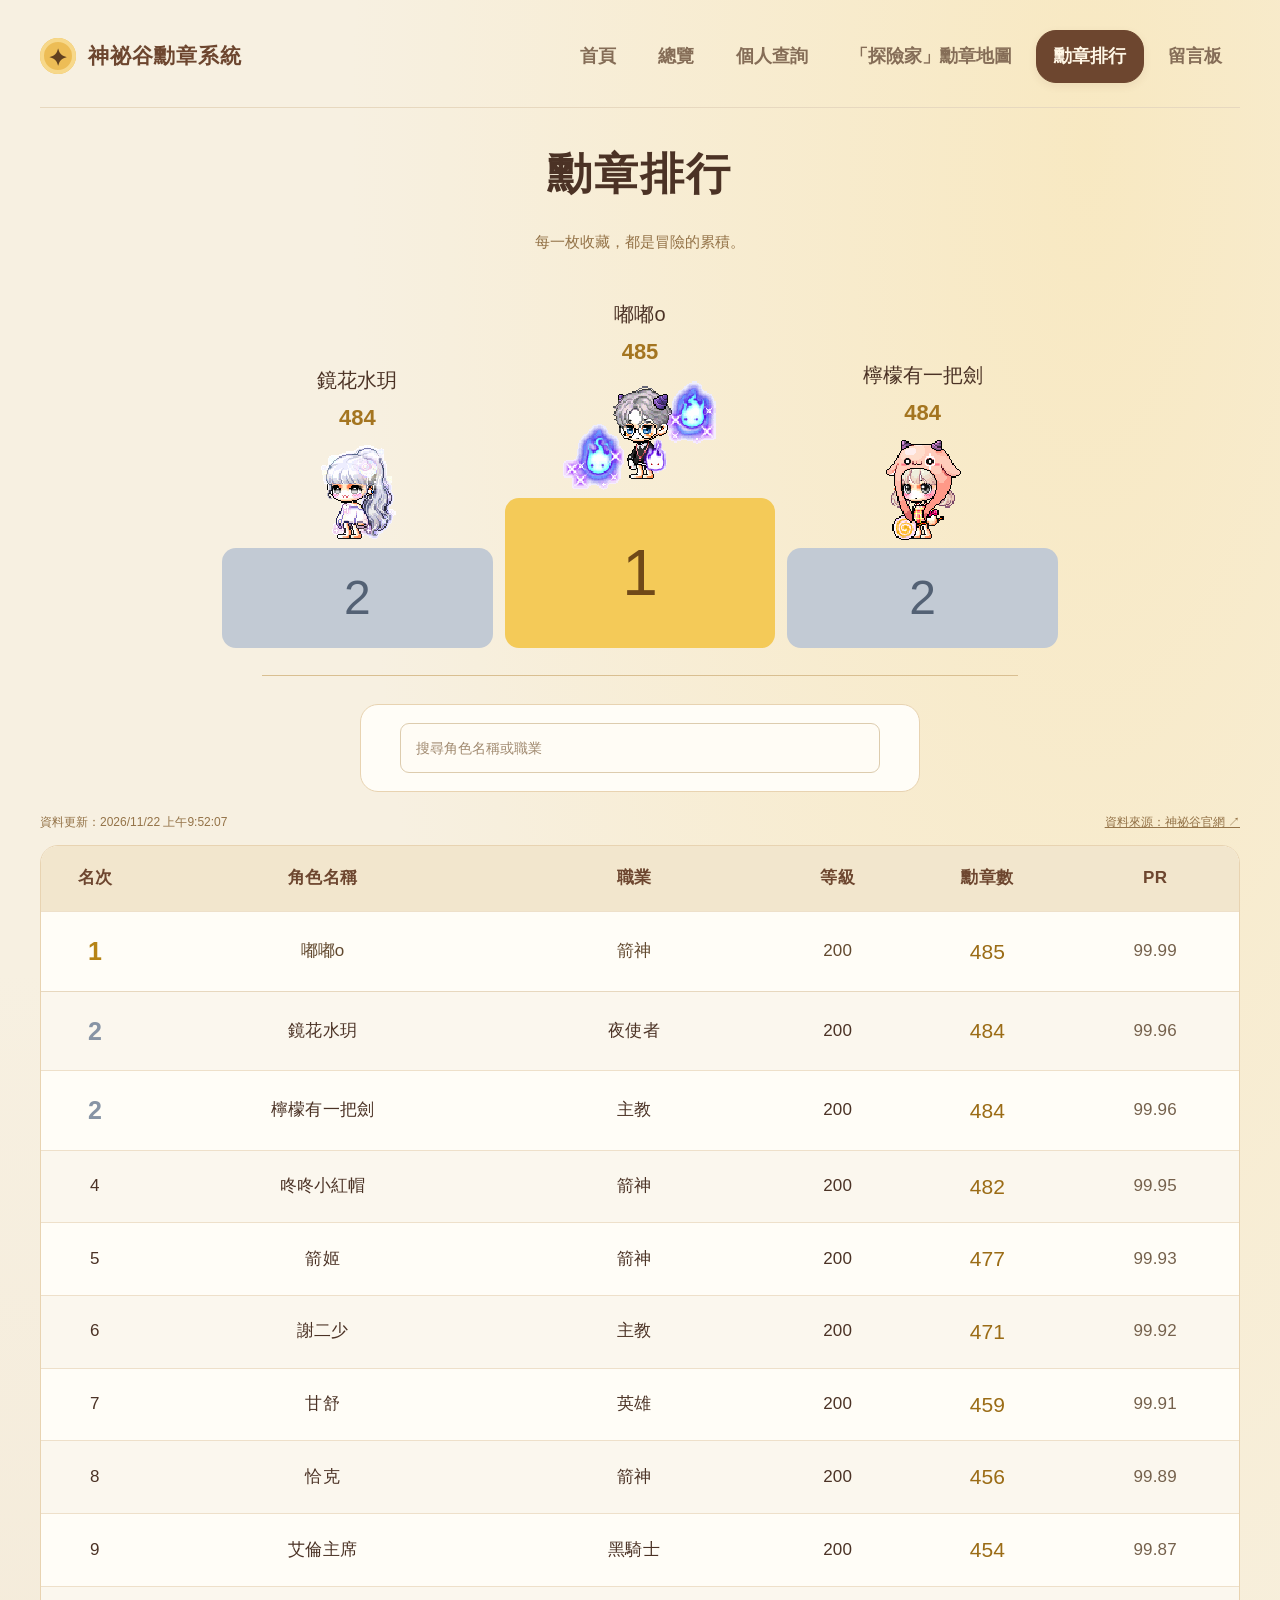
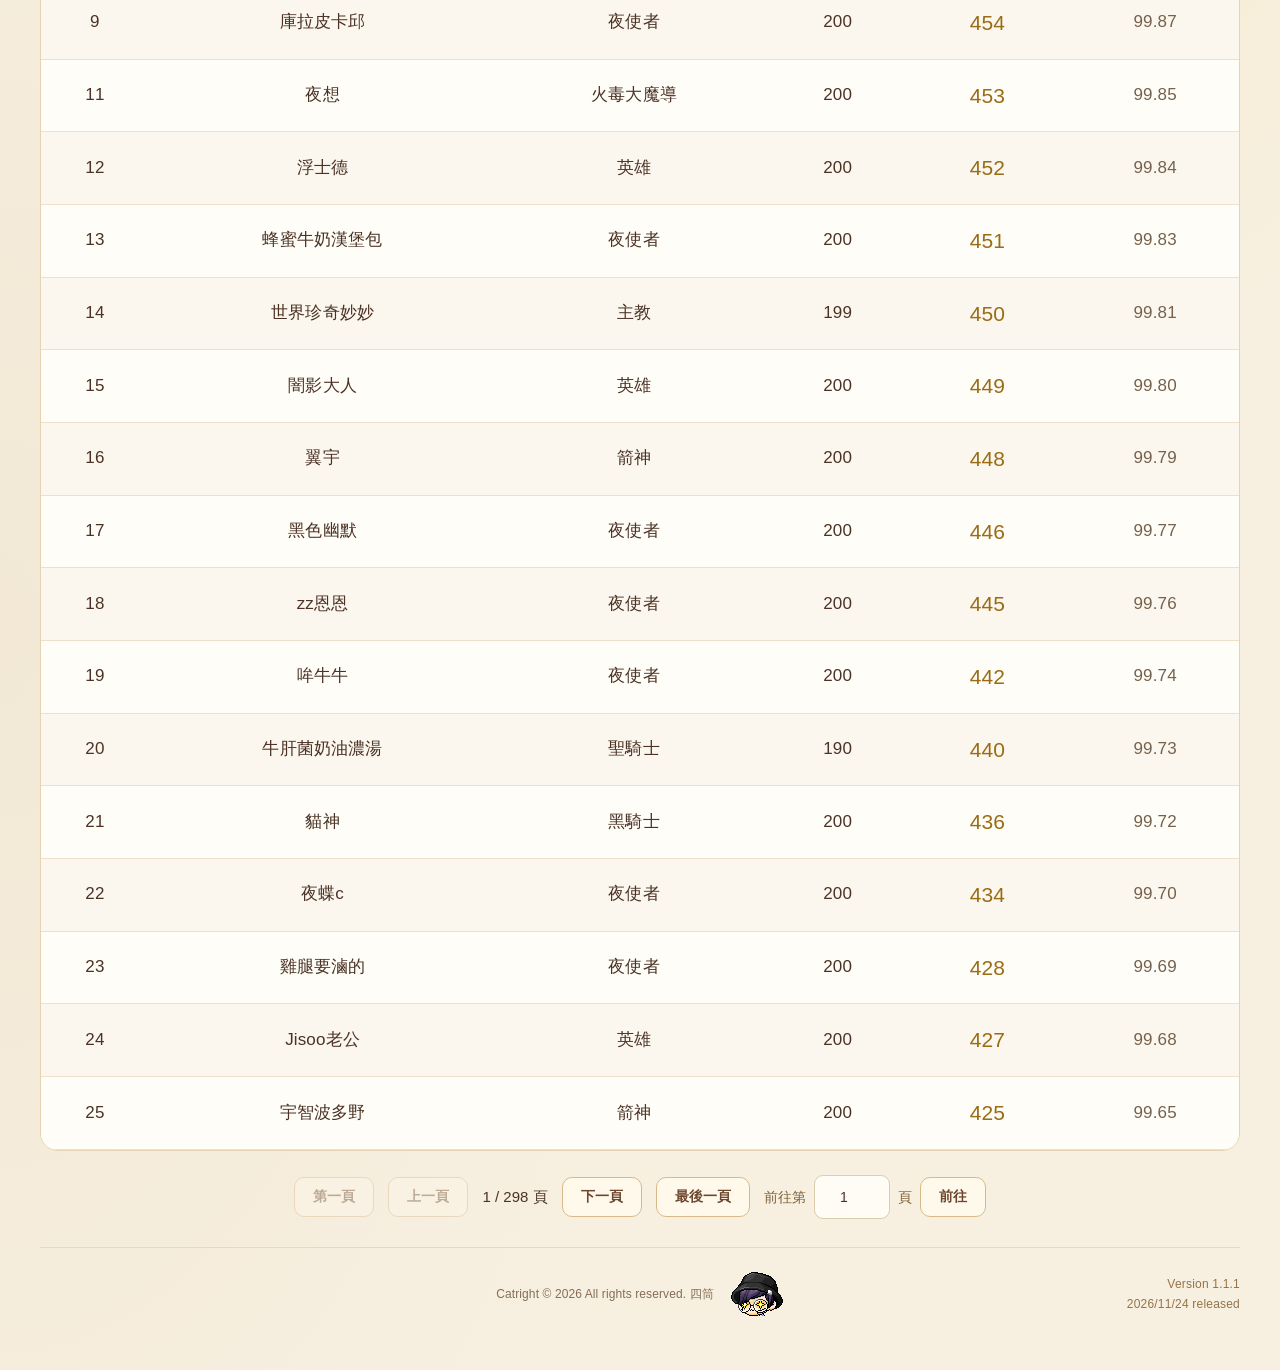
<file: site/rankings.html>
<!doctype html><html lang="zh-Hant"><head><meta charset="utf-8"><meta name="viewport" content="width=device-width,initial-scale=1"><title>神祕谷勳章查詢系統</title><link rel="stylesheet" href="pages.css"><link rel="stylesheet" href="rankings.css"><link rel="icon" type="image/png" href="copyright.png"><script src="api-config.js"></script><link rel="stylesheet" href="theme.css?v=d408a74f79b0"></head><body class="rankings-page"><main><div class="top"><span class="brand">神祕谷勳章系統</span><nav class="page-nav" aria-label="頁面切換"><a href="index.html">首頁</a><a href="medals.html">總覽</a><a href="sheet-3.html">個人查詢</a><a href="sheet-4.html">「探險家」勳章地圖</a><a href="rankings.html" aria-current="page">勳章排行</a><a href="guestbook.html">留言板</a></nav></div><h1 class="centered-page-title">勳章排行</h1><p class="rankings-intro">每一枚收藏，都是冒險的累積。</p><section id="ranking-podium" class="ranking-podium" aria-label="勳章排行前三名"></section><section class="ranking-tools"><input id="ranking-search" type="search" aria-label="搜尋角色或職業" placeholder="搜尋角色名稱或職業"></section><div class="ranking-meta"><span id="ranking-updated"></span><a href="https://secretms.com/medal-rankings" target="_blank" rel="noopener">資料來源：神祕谷官網 ↗</a></div><div class="ranking-table"><table><thead><tr><th>名次</th><th>角色名稱</th><th>職業</th><th>等級</th><th>勳章數</th><th title="勳章數較低的人數 ÷ 全部排行人數 × 100">PR</th></tr></thead><tbody id="ranking-results"></tbody></table><p id="ranking-empty" hidden>沒有符合的角色，試試其他關鍵字。</p></div><nav class="ranking-pagination" aria-label="排行榜分頁"><button id="ranking-first">第一頁</button><button id="ranking-prev">上一頁</button><span id="ranking-page"></span><button id="ranking-next">下一頁</button><button id="ranking-last">最後一頁</button><form id="ranking-jump-form" class="ranking-jump"><label for="ranking-jump">前往第</label><input id="ranking-jump" type="number" min="1" step="1" required aria-label="前往頁碼"><span>頁</span><button type="submit">前往</button></form></nav><!-- copyright --><footer class="copyright-mark"><span class="copyright-text">Catright &copy; 2026 All rights reserved. 四筒</span><img src="copyright.png" alt="四筒角色圖片" width="54" height="44" loading="lazy"><div class="version-mark">Version 1.1.1<br>2026/11/24 released</div></footer><!-- /copyright --></main><script src="rankings-data.js"></script><script>window.MEDAL_PORTRAIT_VERSIONS={"嘟嘟o": "de96e775dda8", "四筒": "6a58e8b94b8d", "圖靈": "855155436b1a", "檸檬有一把劍": "a817cfd8605f", "鏡花水玥": "090e5c926997", "青發": "2221a6d99b08"};</script><script src="rankings.js?v=647f2aa4fffb"></script><script src="site-features.js?v=1f03819410ff" defer></script></body></html>
</file>
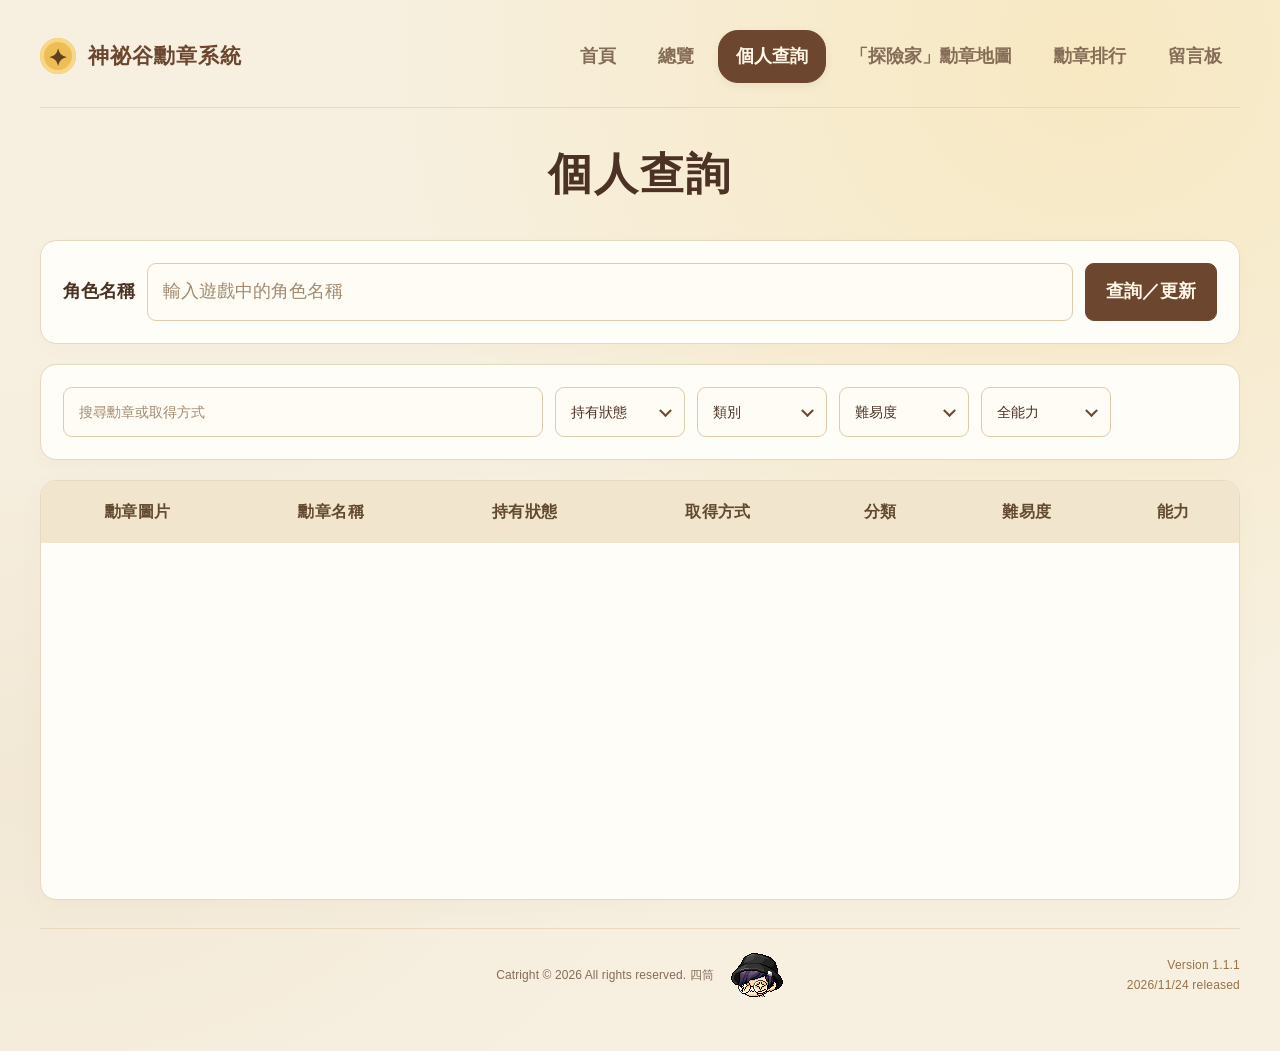
<file: site/sheet-3.html>
<!doctype html><html lang="zh-Hant"><head><meta charset="utf-8"><meta name="viewport" content="width=device-width,initial-scale=1"><title>神祕谷勳章查詢系統</title><link rel="stylesheet" href="pages.css"><style>
form,.filters{display:flex;gap:12px;flex-wrap:wrap;margin:20px 0}button,select{font:inherit;padding:11px 16px;border:1px solid #cbd7cb;border-radius:8px;background:white;color:#26352f}button{background:#326e50;color:white;cursor:pointer}button:disabled{opacity:.6;cursor:wait}th{padding:12px;text-align:left;white-space:nowrap;background:#e9f0e6;position:sticky;top:0}td:first-child{min-width:180px}td:nth-child(3){min-width:320px}#stats{font-size:20px;font-weight:600}#message{min-height:28px}label{align-self:center}.sheet{min-height:160px}input:focus-visible,select:focus-visible,button:focus-visible{outline:3px solid #8bb99c;outline-offset:2px}
</style><link rel="icon" type="image/png" href="copyright.png"><script src="api-config.js"></script><link rel="stylesheet" href="theme.css?v=d408a74f79b0"></head><body class="character-page"><main><div class="top"><span class="brand">神祕谷勳章系統</span><nav class="page-nav" aria-label="頁面切換"><a href="index.html">首頁</a><a href="medals.html">總覽</a><a href="sheet-3.html" aria-current="page">個人查詢</a><a href="sheet-4.html">「探險家」勳章地圖</a><a href="rankings.html">勳章排行</a><a href="guestbook.html">留言板</a></nav></div><h1 class="centered-page-title">個人查詢</h1>
<form id="query"><label for="character">角色名稱</label><input id="character" required maxlength="40" placeholder="輸入遊戲中的角色名稱" autocomplete="off"><button id="submit" type="submit">查詢／更新</button></form>
<div id="message" role="status" aria-live="polite"></div><div id="character-overview" class="character-overview"><div class="character-controls"><div id="stats" aria-live="polite"></div>
<div class="filters"><input id="search" type="search" placeholder="搜尋勳章或取得方式" aria-label="搜尋勳章"><div class="filter-select"><select id="owned" aria-label="持有狀態"><option value="" disabled hidden selected>持有狀態</option><option value="">全部</option><option value="true">已擁有</option><option value="false">未擁有</option></select></div><div class="filter-select"><select id="category" aria-label="類別"><option value="" disabled hidden selected>類別</option><option value="">全部</option></select></div><div class="filter-select"><select id="difficulty" aria-label="難易度"><option value="" disabled hidden selected>難易度</option><option value="">全部</option><option value="簡單">簡單</option><option value="中等">中等</option><option value="偏難">偏難</option><option value="未知">未知</option></select></div><div class="filter-select"><select id="all-stats" aria-label="全能力"><option value="" disabled hidden selected>全能力</option><option value="">全部</option><option value="3">+3</option><option value="2">+2</option></select></div></div><p id="count"></p></div><aside id="character-portrait" class="character-portrait" hidden><strong id="character-display-name"></strong><img id="character-display-image" src="assets/characters/default.gif" alt="預設角色人物"></aside></div>
<div class="sheet"><table><thead><tr><th>勳章圖片</th><th>勳章名稱</th><th>持有狀態</th><th>取得方式</th><th>分類</th><th>難易度</th><th>能力</th></tr></thead><tbody id="results"></tbody></table></div><!-- copyright --><footer class="copyright-mark"><span class="copyright-text">Catright &copy; 2026 All rights reserved. 四筒</span><img src="copyright.png" alt="四筒角色圖片" width="54" height="44" loading="lazy"><div class="version-mark">Version 1.1.1<br>2026/11/24 released</div></footer><!-- /copyright --></main><script id="catalog" type="application/json">[{"id": "1116312", "name": "新手冒險家", "method": "達到10等", "category": "等級", "difficulty": "簡單", "stats": "HP10\n迴避率5", "allStatsBonus": 0}, {"id": "1116313", "name": "初級冒險家", "method": "達到30等", "category": "等級", "difficulty": "簡單", "stats": "HP20\n跳躍力4", "allStatsBonus": 0}, {"id": "1116314", "name": "中級冒險家", "method": "達到70等", "category": "等級", "difficulty": "簡單", "stats": "HP30\n魔防10", "allStatsBonus": 0}, {"id": "1116315", "name": "資深冒險家", "method": "達到120等", "category": "等級", "difficulty": "簡單", "stats": "HP40\n跳躍力3", "allStatsBonus": 0}, {"id": "1116316", "name": "冒險家大師", "method": "達到180等", "category": "等級", "difficulty": "簡單", "stats": "HP50\nMP10", "allStatsBonus": 0}, {"id": "1116317", "name": "以卵擊石", "method": "裝備「小雞」(有蛋殼的)聊天&名牌戒指", "category": "點裝", "difficulty": "中等", "stats": "MP15\n跳躍力5", "allStatsBonus": 0}, {"id": "1116318", "name": "吸引大家注意", "method": "購買100個廣播器", "category": "道具", "difficulty": "簡單", "stats": "HP10\n命中率3", "allStatsBonus": 0}, {"id": "1116319", "name": "龍王犧牲者", "method": "在「闇黑龍王洞穴」死掉(打龍王)", "category": "動作", "difficulty": "簡單", "stats": "移動速度5\n命中率4", "allStatsBonus": 0}, {"id": "1116320", "name": "做鬼也風流", "method": "在「被遺忘的黃昏」死掉(打皮卡啾)", "category": "動作", "difficulty": "簡單", "stats": "迴避率5\n魔防20", "allStatsBonus": 0}, {"id": "1116321", "name": "英勇戰士", "method": "戰士達到160等", "category": "等級", "difficulty": "簡單", "stats": "HP15\n魔防10", "allStatsBonus": 0}, {"id": "1116322", "name": "智慧賢者", "method": "法師達到160等", "category": "等級", "difficulty": "簡單", "stats": "HP15\n魔防10", "allStatsBonus": 0}, {"id": "1116323", "name": "狙擊手", "method": "弓箭手達到160等", "category": "等級", "difficulty": "簡單", "stats": "HP15\n魔防10", "allStatsBonus": 0}, {"id": "1116324", "name": "傳奇大盜", "method": "盜賊達到160等", "category": "等級", "difficulty": "簡單", "stats": "HP15\n魔防10", "allStatsBonus": 0}, {"id": "1116325", "name": "海盜王", "method": "海盜達到160等", "category": "等級", "difficulty": "簡單", "stats": "HP15\n魔防10", "allStatsBonus": 0}, {"id": "1116326", "name": "五子棋比賽優勝者", "method": "在這個活動中獲勝", "category": "活動", "difficulty": "未知", "stats": "移動速度8\n迴避率10", "allStatsBonus": 0}, {"id": "1116327", "name": "超級炸彈人優勝者", "method": "在這個活動中獲勝 (有算在+3的活動)", "category": "活動", "difficulty": "中等", "stats": "移動速度8\n迴避率10", "allStatsBonus": 0}, {"id": "1116328", "name": "僵屍鬼抓人優勝者", "method": "在這個活動中獲勝 (有算在+3的活動)", "category": "活動", "difficulty": "中等", "stats": "移動速度8\n迴避率10", "allStatsBonus": 0}, {"id": "1116329", "name": "打字遊戲優勝者", "method": "在這個活動中獲勝", "category": "活動", "difficulty": "中等", "stats": "移動速度8\n迴避率10", "allStatsBonus": 0}, {"id": "1116330", "name": "天降嫩寶優勝者", "method": "在這個活動中獲勝 (有算在+3的活動)", "category": "活動", "difficulty": "中等", "stats": "移動速度8\n迴避率10", "allStatsBonus": 0}, {"id": "1116331", "name": "天降幽靈優勝者", "method": "在這個活動中獲勝 (有算在+3的活動)", "category": "活動", "difficulty": "中等", "stats": "移動速度8\n迴避率10", "allStatsBonus": 0}, {"id": "1116332", "name": "閃躲娃娃優勝者", "method": "在這個活動中獲勝 (有算在+3的活動)", "category": "活動", "difficulty": "中等", "stats": "移動速度8\n迴避率10", "allStatsBonus": 0}, {"id": "1116333", "name": "內鬼優勝者", "method": "在這個活動中獲勝", "category": "活動", "difficulty": "未知", "stats": "移動速度8\n迴避率10", "allStatsBonus": 0}, {"id": "1116334", "name": "尋找我的小褲褲優勝者", "method": "在這個活動中獲勝 (有算在+3的活動)", "category": "活動", "difficulty": "偏難", "stats": "移動速度8\n迴避率10", "allStatsBonus": 0}, {"id": "1116335", "name": "通靈板優勝者", "method": "在這個活動中獲勝", "category": "活動", "difficulty": "未知", "stats": "移動速度8\n迴避率10", "allStatsBonus": 0}, {"id": "1116336", "name": "鬼抓人優勝者", "method": "在這個活動中獲勝 (有算在+3的活動)", "category": "活動", "difficulty": "中等", "stats": "移動速度8\n迴避率10", "allStatsBonus": 0}, {"id": "1116337", "name": "OX優勝者", "method": "在這個活動中獲勝 (有算在+3的活動)", "category": "活動", "difficulty": "中等", "stats": "移動速度8\n迴避率10", "allStatsBonus": 0}, {"id": "1116338", "name": "向上攀升優勝者", "method": "在這個活動中獲勝", "category": "活動", "difficulty": "中等", "stats": "移動速度8\n迴避率10", "allStatsBonus": 0}, {"id": "1116339", "name": "黃金豬豬優勝者", "method": "打開黃金豬豬寶箱", "category": "活動", "difficulty": "簡單", "stats": "移動速度8\n迴避率10", "allStatsBonus": 0}, {"id": "1116340", "name": "紅綠燈優勝者", "method": "在這個活動中獲勝 (有算在+3的活動)", "category": "活動", "difficulty": "中等", "stats": "移動速度8\n迴避率10", "allStatsBonus": 0}, {"id": "1116341", "name": "俄羅斯輪盤優勝者", "method": "在這個活動中獲勝", "category": "活動", "difficulty": "中等", "stats": "移動速度8\n迴避率10", "allStatsBonus": 0}, {"id": "1116342", "name": "BINGO優勝者", "method": "在這個活動中獲勝 (有算在+3的活動)", "category": "活動", "difficulty": "簡單", "stats": "移動速度8\n迴避率10", "allStatsBonus": 0}, {"id": "1116343", "name": "SPEED鬼抓人優勝者", "method": "在這個活動中獲勝", "category": "活動", "difficulty": "未知", "stats": "移動速度8\n迴避率10", "allStatsBonus": 0}, {"id": "1116344", "name": "致命魔術", "method": "裝備「山茶花」聊天&名牌戒指", "category": "點裝", "difficulty": "中等", "stats": "", "allStatsBonus": 0}, {"id": "1116345", "name": "紅寶王征服者", "method": "擊敗「紅寶王」", "category": "打怪", "difficulty": "簡單", "stats": "HP15\n命中率5", "allStatsBonus": 0}, {"id": "1116346", "name": "樹妖王征服者", "method": "擊敗「樹妖王」", "category": "打怪", "difficulty": "簡單", "stats": "HP15\n命中率5", "allStatsBonus": 0}, {"id": "1116347", "name": "仙人長老征服者", "method": "擊敗「仙人掌老」", "category": "打怪", "difficulty": "簡單", "stats": "HP15\n命中率5", "allStatsBonus": 0}, {"id": "1116348", "name": "超級綠水靈征服者", "method": "擊敗「超級綠水靈」", "category": "打怪", "difficulty": "簡單", "stats": "HP15\n命中率5", "allStatsBonus": 0}, {"id": "1116349", "name": "海怒斯征服者", "method": "擊敗「海怒斯」", "category": "打怪", "difficulty": "簡單", "stats": "HP15\n命中率5", "allStatsBonus": 0}, {"id": "1116350", "name": "殭屍猴王征服者", "method": "擊敗「殭屍猴王」", "category": "打怪", "difficulty": "簡單", "stats": "HP15\n命中率5", "allStatsBonus": 0}, {"id": "1116351", "name": "巨居蟹征服者", "method": "擊敗「巨居蟹」", "category": "打怪", "difficulty": "簡單", "stats": "HP15\n命中率5", "allStatsBonus": 0}, {"id": "1116352", "name": "蘑菇王征服者", "method": "擊敗「蘑菇王」", "category": "打怪", "difficulty": "簡單", "stats": "HP15\n命中率5", "allStatsBonus": 0}, {"id": "1116353", "name": "巨型戰鬥機征服者", "method": "擊敗「機械鯨魚王」", "category": "打怪", "difficulty": "簡單", "stats": "HP15\n命中率5", "allStatsBonus": 0}, {"id": "1116354", "name": "咕咕鐘征服者", "method": "擊敗「咕咕鐘」", "category": "打怪", "difficulty": "簡單", "stats": "HP15\n命中率5", "allStatsBonus": 0}, {"id": "1116355", "name": "沼澤巨鱷征服者", "method": "擊敗「沼澤巨鱷」", "category": "打怪", "difficulty": "簡單", "stats": "HP15\n命中率5", "allStatsBonus": 0}, {"id": "1116356", "name": "殘暴炎魔征服者", "method": "擊敗「殘暴炎魔」", "category": "打怪", "difficulty": "簡單", "stats": "HP15\n命中率5", "allStatsBonus": 0}, {"id": "1116357", "name": "殭屍蘑菇王征服者", "method": "擊敗「殭屍菇菇王」", "category": "打怪", "difficulty": "簡單", "stats": "HP15\n命中率5", "allStatsBonus": 0}, {"id": "1116358", "name": "葛雷金剛征服者", "method": "擊敗「葛雷金剛」", "category": "打怪", "difficulty": "簡單", "stats": "HP15\n命中率5", "allStatsBonus": 0}, {"id": "1116359", "name": "金勾海賊王征服者", "method": "擊敗「金鉤海賊王」", "category": "打怪", "difficulty": "簡單", "stats": "HP15\n命中率5", "allStatsBonus": 0}, {"id": "1116360", "name": "九尾妖狐征服者", "method": "擊敗「九尾妖狐」", "category": "打怪", "difficulty": "簡單", "stats": "HP15\n命中率5", "allStatsBonus": 0}, {"id": "1116361", "name": "肯德熊征服者", "method": "擊敗「肯德熊」", "category": "打怪", "difficulty": "簡單", "stats": "HP15\n命中率5", "allStatsBonus": 0}, {"id": "1116362", "name": "娃娃獅王和泰勒熊征服者", "method": "擊敗「娃娃獅王」和「泰勒熊」", "category": "打怪", "difficulty": "簡單", "stats": "HP15\n命中率5", "allStatsBonus": 0}, {"id": "1116363", "name": "喵怪仙人征服者", "method": "擊敗「喵怪仙人」", "category": "打怪", "difficulty": "簡單", "stats": "HP15\n命中率5", "allStatsBonus": 0}, {"id": "1116364", "name": "巴洛古征服者", "method": "擊敗「巴洛古」", "category": "打怪", "difficulty": "簡單", "stats": "HP15\n命中率5", "allStatsBonus": 0}, {"id": "1116365", "name": "黑道長老征服者", "method": "擊敗「黑道長老」", "category": "打怪", "difficulty": "中等", "stats": "HP15\n命中率5", "allStatsBonus": 0}, {"id": "1116366", "name": "天皇蟾蜍征服者", "method": "擊敗「天皇蟾蜍」", "category": "打怪", "difficulty": "偏難", "stats": "HP15\n命中率5", "allStatsBonus": 0}, {"id": "1116367", "name": "闇黑龍王征服者", "method": "擊敗「闇黑龍王」", "category": "打怪", "difficulty": "中等", "stats": "HP15\n命中率5", "allStatsBonus": 0}, {"id": "1116368", "name": "黑輪王征服者", "method": "擊敗「黑輪王」", "category": "打怪", "difficulty": "簡單", "stats": "HP15\n命中率5", "allStatsBonus": 0}, {"id": "1116369", "name": "雪毛怪人征服者", "method": "擊敗「雪毛怪人」", "category": "打怪", "difficulty": "簡單", "stats": "HP15\n命中率5", "allStatsBonus": 0}, {"id": "1116370", "name": "藍色蘑菇王征服者", "method": "擊敗「藍菇菇王」", "category": "打怪", "difficulty": "簡單", "stats": "HP15\n命中率5", "allStatsBonus": 0}, {"id": "1116371", "name": "混沌殘暴炎魔征服者", "method": "擊敗「混沌殘暴炎魔」", "category": "打怪", "difficulty": "偏難", "stats": "HP15\n命中率5", "allStatsBonus": 0}, {"id": "1116372", "name": "噴火龍征服者", "method": "擊敗「噴火龍」", "category": "打怪", "difficulty": "簡單", "stats": "HP15\n命中率5", "allStatsBonus": 0}, {"id": "1116373", "name": "格瑞芬多征服者", "method": "擊敗「格瑞芬多」", "category": "打怪", "difficulty": "簡單", "stats": "HP15\n命中率5", "allStatsBonus": 0}, {"id": "1116374", "name": "寒霜冰龍征服者", "method": "擊敗「寒霜冰龍」", "category": "打怪", "difficulty": "簡單", "stats": "HP15\n命中率5", "allStatsBonus": 0}, {"id": "1116375", "name": "拉圖斯征服者", "method": "擊敗「拉圖斯」", "category": "打怪", "difficulty": "簡單", "stats": "HP15\n命中率5", "allStatsBonus": 0}, {"id": "1116376", "name": "終極征服者", "method": "獲得所有征服者勛章", "category": "打怪", "difficulty": "偏難", "stats": "移動速度5\n迴避率10", "allStatsBonus": 0}, {"id": "1116377", "name": "怪物擂台初學者", "method": "開1個擂台箱子", "category": "組隊", "difficulty": "簡單", "stats": "HP10\n魔防20", "allStatsBonus": 0}, {"id": "1116378", "name": "怪物擂台中級生", "method": "開10個擂台箱子", "category": "組隊", "difficulty": "簡單", "stats": "HP20\nMP20", "allStatsBonus": 0}, {"id": "1116379", "name": "怪物擂台高級生", "method": "開25個擂台箱子", "category": "組隊", "difficulty": "簡單", "stats": "HP30\n移動速度8", "allStatsBonus": 0}, {"id": "1116380", "name": "怪物擂台特級生", "method": "開50個擂台箱子", "category": "組隊", "difficulty": "簡單", "stats": "HP40\n命中率4", "allStatsBonus": 0}, {"id": "1116381", "name": "怪物擂台大師", "method": "開80個擂台箱子", "category": "組隊", "difficulty": "簡單", "stats": "HP50\nMP20", "allStatsBonus": 0}, {"id": "1116382", "name": "友善", "method": null, "category": "未知", "difficulty": "未知", "stats": "", "allStatsBonus": 0}, {"id": "1116383", "name": "說髒話要刷牙", "method": "having a potty mouth", "category": "道具", "difficulty": "未知", "stats": "", "allStatsBonus": 0}, {"id": "1116384", "name": "陽光普照", "method": "完成「黃金海岸」忍耐任務", "category": "忍耐", "difficulty": "簡單", "stats": "", "allStatsBonus": 0}, {"id": "1116385", "name": "佼個朋友吧", "method": "有至少20個朋友", "category": "動作", "difficulty": "簡單", "stats": "迴避率8\n魔防15", "allStatsBonus": 0}, {"id": "1116386", "name": "走過四季", "method": "去過每個月的自由市場", "category": "動作", "difficulty": "中等", "stats": "移動速度5\n迴避率10", "allStatsBonus": 0}, {"id": "1116387", "name": "香甜多汁", "method": "裝備「西瓜」聊天&名牌戒指", "category": "點裝", "difficulty": "中等", "stats": "移動速度8\n迴避率8", "allStatsBonus": 0}, {"id": "1116388", "name": "謙虛的榮譽", "method": "吃過「英雄共鳴(4%)」(200等技能)", "category": "技能", "difficulty": "簡單", "stats": "HP10\nMP15", "allStatsBonus": 0}, {"id": "1116389", "name": "絕對獲勝的嘉年華", "method": "贏30場擂台", "category": "組隊", "difficulty": "中等", "stats": "HP30\nMP10", "allStatsBonus": 0}, {"id": "1116390", "name": "天才的嘉年華", "method": "贏15場擂台", "category": "組隊", "difficulty": "簡單", "stats": "HP20\n跳躍力4", "allStatsBonus": 0}, {"id": "1116391", "name": "完全比賽", "method": "獲得「闇黑龍王項鍊」", "category": "道具", "difficulty": "中等", "stats": "MP15\n迴避率8", "allStatsBonus": 0}, {"id": "1116392", "name": "熱情的嘉年華", "method": "贏1場擂台", "category": "組隊", "difficulty": "簡單", "stats": "HP10\nMP15", "allStatsBonus": 0}, {"id": "1116393", "name": "太疏忽了！", "method": "餓死寵物", "category": "動作", "difficulty": "簡單", "stats": "命中率3\n迴避率10", "allStatsBonus": 0}, {"id": "1116394", "name": "優秀的寵物主人", "method": "寵物達到10等", "category": "動作", "difficulty": "簡單", "stats": "HP10\n迴避率10", "allStatsBonus": 0}, {"id": "1116395", "name": "令人驚訝的寵物主人", "method": "寵物達到20等並買過「羊羹」(購物商城)", "category": "動作", "difficulty": "簡單", "stats": "HP20\n跳躍力4", "allStatsBonus": 0}, {"id": "1116396", "name": "動保人士", "method": "寵物達到30等", "category": "動作", "difficulty": "中等", "stats": "HP30\n迴避率8", "allStatsBonus": 0}, {"id": "1116397", "name": "忍耐任務新成員", "method": "完成1種忍耐", "category": "忍耐", "difficulty": "簡單", "stats": "MP10\n跳躍力5", "allStatsBonus": 0}, {"id": "1116398", "name": "忍耐任務下士", "method": "完成2種忍耐", "category": "忍耐", "difficulty": "簡單", "stats": "HP15\nMP20", "allStatsBonus": 0}, {"id": "1116399", "name": "忍耐任務中士", "method": "完成3種忍耐", "category": "忍耐", "difficulty": "簡單", "stats": "MP30\n跳躍力4", "allStatsBonus": 0}, {"id": "1116400", "name": "忍耐任務上士", "method": "完成4種忍耐", "category": "忍耐", "difficulty": "簡單", "stats": "", "allStatsBonus": 0}, {"id": "1116401", "name": "忍耐任務少尉", "method": "完成5種忍耐", "category": "忍耐", "difficulty": "簡單", "stats": "HP10\nMP50", "allStatsBonus": 0}, {"id": "1116402", "name": "忍耐任務中尉", "method": "完成6種忍耐", "category": "忍耐", "difficulty": "簡單", "stats": "HP20\nMP60", "allStatsBonus": 0}, {"id": "1116403", "name": "忍耐任務上尉", "method": "完成7種忍耐", "category": "忍耐", "difficulty": "簡單", "stats": "HP10\nMP70", "allStatsBonus": 0}, {"id": "1116404", "name": "忍耐任務少校", "method": "完成8種忍耐", "category": "忍耐", "difficulty": "簡單", "stats": "HP10\nMP80", "allStatsBonus": 0}, {"id": "1116405", "name": "忍耐任務中校", "method": "完成9種忍耐", "category": "忍耐", "difficulty": "簡單", "stats": "MP90\n迴避率5", "allStatsBonus": 0}, {"id": "1116406", "name": "忍耐任務上校", "method": "完成10種忍耐", "category": "忍耐", "difficulty": "中等", "stats": "MP100\n跳躍力5", "allStatsBonus": 0}, {"id": "1116407", "name": "忍耐任務少將", "method": "完成11種忍耐", "category": "忍耐", "difficulty": "中等", "stats": "MP100\n跳躍力5", "allStatsBonus": 0}, {"id": "1116408", "name": "忍耐任務中將", "method": "完成12種忍耐", "category": "忍耐", "difficulty": "中等", "stats": "MP100\n跳躍力5", "allStatsBonus": 0}, {"id": "1116409", "name": "忍耐任務上將", "method": "完成13種忍耐", "category": "忍耐", "difficulty": "中等", "stats": "MP100\n跳躍力5", "allStatsBonus": 0}, {"id": "1116410", "name": "忍耐任務大將", "method": "完成14種忍耐", "category": "忍耐", "difficulty": "中等", "stats": "MP100\n跳躍力5", "allStatsBonus": 0}, {"id": "1116411", "name": "忍耐任務元帥", "method": "完成15種忍耐", "category": "忍耐", "difficulty": "中等", "stats": "全能力+3\nMP100\n跳躍力5", "allStatsBonus": 3}, {"id": "1116412", "name": "四海好傢伙", "method": "earning several specialty medals", "category": "未知", "difficulty": "未知", "stats": "", "allStatsBonus": 0}, {"id": "1116413", "name": "女巫也瘋狂", "method": "裝備「黑魔法師」聊天&名牌戒指", "category": "點裝", "difficulty": "中等", "stats": "", "allStatsBonus": 0}, {"id": "1116414", "name": "任務初階玩家", "method": "完成100個任務", "category": "任務", "difficulty": "簡單", "stats": "HP10\n移動速度10", "allStatsBonus": 0}, {"id": "1116415", "name": "任務中階玩家", "method": "完成200個任務", "category": "任務", "difficulty": "中等", "stats": "HP20\n移動速度5", "allStatsBonus": 0}, {"id": "1116416", "name": "任務高階玩家", "method": "完成350個任務", "category": "任務", "difficulty": "偏難", "stats": "HP30\n命中率5", "allStatsBonus": 0}, {"id": "1116417", "name": "任務大師", "method": "完成600個任務", "category": "任務", "difficulty": "未知", "stats": "HP40\n魔防20", "allStatsBonus": 0}, {"id": "1116418", "name": "時間神殿探險家", "method": "完成時間神殿探險", "category": "地圖", "difficulty": "中等", "stats": "命中率5\n迴避率8", "allStatsBonus": 0}, {"id": "1116419", "name": "維多利亞探險家", "method": "完成維多利亞探險", "category": "地圖", "difficulty": "簡單", "stats": "HP15\n迴避率10", "allStatsBonus": 0}, {"id": "1116420", "name": "冰原雪域探險家", "method": "完成艾納斯大陸探險", "category": "地圖", "difficulty": "簡單", "stats": "HP10\n移動速度10", "allStatsBonus": 0}, {"id": "1116421", "name": "路得斯湖探險家", "method": "完成路德斯湖探險", "category": "地圖", "difficulty": "簡單", "stats": "跳躍力5\n迴避率10", "allStatsBonus": 0}, {"id": "1116422", "name": "水世界探險家", "method": "完成海底世界探險", "category": "地圖", "difficulty": "簡單", "stats": "跳躍力4\n命中率5", "allStatsBonus": 0}, {"id": "1116423", "name": "武陵桃園探險家", "method": "完成武陵桃園探險", "category": "地圖", "difficulty": "簡單", "stats": "MP10\n移動速度8", "allStatsBonus": 0}, {"id": "1116424", "name": "納希沙漠探險家", "method": "完成納希沙漠探險", "category": "地圖", "difficulty": "未知", "stats": "", "allStatsBonus": 0}, {"id": "1116425", "name": "米納爾森林探險家", "method": "完成神木村探險", "category": "地圖", "difficulty": "簡單", "stats": "HP15\n跳躍力3", "allStatsBonus": 0}, {"id": "1116426", "name": "艾納斯大陸探險家", "method": "完成冰原雪域探險家、路得斯湖探險家、水世界探險家、米納爾森林探險家、武陵桃園探險家", "category": "地圖", "difficulty": "簡單", "stats": "HP10\n迴避率5", "allStatsBonus": 0}, {"id": "1116427", "name": "終極探險家", "method": "獲得所有探險家勳章", "category": "地圖", "difficulty": "中等", "stats": "全能力+3\nHP10\n跳躍力4", "allStatsBonus": 3}, {"id": "1116428", "name": "怪美的", "method": "從SBC獲得一個獨特髮型", "category": "蒐集", "difficulty": "簡單", "stats": "迴避率5\n魔防10", "allStatsBonus": 0}, {"id": "1116429", "name": "減碳飲食", "method": "晚上6點後吃「沙拉」", "category": "動作", "difficulty": "簡單", "stats": "MP10\n移動速度8", "allStatsBonus": 0}, {"id": "1116430", "name": "想盡一切辦法", "method": "貝雷帽or中年帽+褐色風衣+褐色皮鞋", "category": "點裝", "difficulty": "簡單", "stats": "移動速度10\n跳躍力3", "allStatsBonus": 0}, {"id": "1116431", "name": "一片和諧", "method": "裝備「桃花狐狸」聊天&名牌戒指", "category": "點裝", "difficulty": "中等", "stats": "", "allStatsBonus": 0}, {"id": "1116432", "name": "建建建建築工", "method": "Complete the Fixing The Roof 任務 chain", "category": "任務", "difficulty": "未知", "stats": "MP15\n迴避率5", "allStatsBonus": 0}, {"id": "1116433", "name": "楓葉島探險家", "method": "完成楓之島探險", "category": "地圖", "difficulty": "簡單", "stats": "跳躍力5\n魔防10", "allStatsBonus": 0}, {"id": "1116434", "name": "奇幻村探險家", "method": "完成奇幻村探險", "category": "地圖", "difficulty": "簡單", "stats": "移動速度8\n命中率4", "allStatsBonus": 0}, {"id": "1116435", "name": "超級綠水靈入門", "method": "完成1場「超級綠水靈」組隊任務", "category": "組隊", "difficulty": "簡單", "stats": "HP10\nMP10", "allStatsBonus": 0}, {"id": "1116436", "name": "超級綠水靈初階", "method": "完成5場「超級綠水靈」組隊任務", "category": "組隊", "difficulty": "簡單", "stats": "HP20\n迴避率10", "allStatsBonus": 0}, {"id": "1116437", "name": "超級綠水靈中階", "method": "完成10場「超級綠水靈」組隊任務", "category": "組隊", "difficulty": "簡單", "stats": "HP30\n移動速度8", "allStatsBonus": 0}, {"id": "1116438", "name": "超級綠水靈高階", "method": "完成20場「超級綠水靈」組隊任務", "category": "組隊", "difficulty": "中等", "stats": "HP40\n魔防10", "allStatsBonus": 0}, {"id": "1116439", "name": "超級綠水靈大師", "method": "完成30場「超級綠水靈」組隊任務", "category": "組隊", "difficulty": "中等", "stats": "HP50\n迴避率10", "allStatsBonus": 0}, {"id": "1116440", "name": "敏銳的心", "method": null, "category": "未知", "difficulty": "未知", "stats": "", "allStatsBonus": 0}, {"id": "1116441", "name": "野心勃勃的心", "method": null, "category": "未知", "difficulty": "未知", "stats": "", "allStatsBonus": 0}, {"id": "1116442", "name": "貪得無厭的心", "method": null, "category": "未知", "difficulty": "未知", "stats": "", "allStatsBonus": 0}, {"id": "1116443", "name": "占卜師", "method": "灰標頭帶+白色和服+日式夾腳鞋", "category": "點裝", "difficulty": "簡單", "stats": "", "allStatsBonus": 0}, {"id": "1116444", "name": "腦海裡的橡皮擦", "method": null, "category": "未知", "difficulty": "未知", "stats": "", "allStatsBonus": 0}, {"id": "1116445", "name": "超自然現象", "method": "完成「幽靈煙囪」忍耐", "category": "忍耐", "difficulty": "中等", "stats": "", "allStatsBonus": 0}, {"id": "1116446", "name": "滿星綴天", "method": "裝備「月光兔」聊天&名牌戒指", "category": "點裝", "difficulty": "中等", "stats": "HP20\nMP20", "allStatsBonus": 0}, {"id": "1116447", "name": "除暴安良", "method": "完成「找小嵐的手提包」任務(昭和村)", "category": "任務", "difficulty": "簡單", "stats": "HP15\n跳躍力3", "allStatsBonus": 0}, {"id": "1116448", "name": "禁閉聖域征服者", "method": "擊敗「惡靈13(2013)」後獲得祝福卷軸(WS)", "category": "道具", "difficulty": "中等", "stats": "HP20\n移動速度5", "allStatsBonus": 0}, {"id": "1116449", "name": "如履薄冰", "method": "白色海豹帽+白色海豹裝+哈維海豹玩偶手套", "category": "點裝", "difficulty": "簡單", "stats": "HP15\nMP10", "allStatsBonus": 0}, {"id": "1116450", "name": "環保主義者", "method": "完成「清掃垃圾」任務(新加坡)", "category": "任務", "difficulty": "簡單", "stats": "HP10\n跳躍力5", "allStatsBonus": 0}, {"id": "1116451", "name": "聰明的助手", "method": "完成「泥人領導者的記憶卡」任務(地球防衛總部)", "category": "任務", "difficulty": "簡單", "stats": "MP15\n移動速度5", "allStatsBonus": 0}, {"id": "1116452", "name": "站上世界頂端", "method": "完成「神秘山\u003c困難模式>」忍耐", "category": "忍耐", "difficulty": "中等", "stats": "", "allStatsBonus": 0}, {"id": "1116453", "name": "出乎意料", "method": "完成「沼澤地的鱷魚」任務(勇士之村)", "category": "任務", "difficulty": "簡單", "stats": "移動速度5\n迴避率8", "allStatsBonus": 0}, {"id": "1116454", "name": "下雪了", "method": "擊敗「巨大雪人」(1月時阿雷不定時在FM放)", "category": "打怪", "difficulty": "中等", "stats": "", "allStatsBonus": 0}, {"id": "1116455", "name": "正式公民", "method": "在論壇上自我介紹", "category": "動作", "difficulty": "簡單", "stats": "HP15\n命中率4", "allStatsBonus": 0}, {"id": "1116456", "name": "目視王座", "method": "在維多利亞港購買「藍色木椅」", "category": "動作", "difficulty": "簡單", "stats": "HP15\n跳躍力4", "allStatsBonus": 0}, {"id": "1116457", "name": "忍耐任務大師", "method": "在5個不同的忍耐拿到前3名", "category": "忍耐", "difficulty": "偏難", "stats": "跳躍力3\n命中率5", "allStatsBonus": 0}, {"id": "1116458", "name": "神秘谷奧運冠軍", "method": "winning the Saga Cup. Congratulations!", "category": "未知", "difficulty": "未知", "stats": "", "allStatsBonus": 0}, {"id": "1116459", "name": "終於和平", "method": "完成「千威的顧慮」任務(馬來西亞)", "category": "任務", "difficulty": "簡單", "stats": "MP20\n移動速度5", "allStatsBonus": 0}, {"id": "1116460", "name": "龍騎士的祝福", "method": "吃過「神聖之火」(槍騎兵)", "category": "動作", "difficulty": "簡單", "stats": "HP10\n跳躍力4", "allStatsBonus": 0}, {"id": "1116461", "name": "黑暗中的光芒", "method": "Complete Freed from Darkness 任務 chain", "category": "任務", "difficulty": "未知", "stats": "HP15\nMP20", "allStatsBonus": 0}, {"id": "1116462", "name": "準備潛水", "method": "完成「秀茲奇怪的發明」任務(冰原雪域)", "category": "任務", "difficulty": "簡單", "stats": "HP15\n移動速度8", "allStatsBonus": 0}, {"id": "1116463", "name": "槲寄生下的奇蹟", "method": "裝備「聖誕契約」聊天&名牌戒指", "category": "點裝", "difficulty": "中等", "stats": "跳躍力4\n迴避率5", "allStatsBonus": 0}, {"id": "1116464", "name": "悅耳動聽", "method": "wearing a unique ring set", "category": "點裝", "difficulty": "中等", "stats": "", "allStatsBonus": 0}, {"id": "1116465", "name": "兔子洞探險", "method": "裝備「可愛兔」聊天&名牌戒指", "category": "點裝", "difficulty": "中等", "stats": "跳躍力3\n迴避率8", "allStatsBonus": 0}, {"id": "1116466", "name": "才華洋溢", "method": "贏過50次五子棋小遊戲", "category": "動作", "difficulty": "簡單", "stats": "HP20\n移動速度8", "allStatsBonus": 0}, {"id": "1116467", "name": "活動達人", "method": "贏過6種活動", "category": "活動", "difficulty": "中等", "stats": "全能力+3\n移動速度5\n跳躍力3", "allStatsBonus": 3}, {"id": "1116468", "name": "狂熱的嘉年華", "method": "贏過50場怪物擂台", "category": "組隊", "difficulty": "中等", "stats": "HP40\nMP15", "allStatsBonus": 0}, {"id": "1116469", "name": "皇家禮遇", "method": "完成「王妃的茶葉」任務(納希沙漠)", "category": "任務", "difficulty": "未知", "stats": "HP10\n跳躍力4", "allStatsBonus": 0}, {"id": "1116470", "name": "乾燥如塵", "method": "完成「古老的樹」任務(勇士之村)", "category": "任務", "difficulty": "未知", "stats": "MP10\n跳躍力4", "allStatsBonus": 0}, {"id": "1116471", "name": "篡奪者", "method": "在自由殺ALEX", "category": "動作", "difficulty": "偏難", "stats": "MP15\n魔防10", "allStatsBonus": 0}, {"id": "1116472", "name": "暈頭轉向", "method": "戒指號達到120等", "category": "等級", "difficulty": "簡單", "stats": "MP10\n命中率4", "allStatsBonus": 0}, {"id": "1116473", "name": "漸入佳境", "method": "戒指號達到140等", "category": "等級", "difficulty": "簡單", "stats": "MP20\n跳躍力5", "allStatsBonus": 0}, {"id": "1116474", "name": "信心滿滿", "method": "戒指號達到160等", "category": "等級", "difficulty": "簡單", "stats": "MP30\n迴避率10", "allStatsBonus": 0}, {"id": "1116475", "name": "菁英份子", "method": "戒指號達到180等", "category": "等級", "difficulty": "中等", "stats": "MP40\n跳躍力5", "allStatsBonus": 0}, {"id": "1116476", "name": "邁向成功", "method": "戒指號達到190等", "category": "等級", "difficulty": "中等", "stats": "MP50\n移動速度5", "allStatsBonus": 0}, {"id": "1116477", "name": "我是達人", "method": "戒指號達到200等", "category": "等級", "difficulty": "中等", "stats": "MP60\n跳躍力5", "allStatsBonus": 0}, {"id": "1116478", "name": "杜鵑花胸章", "method": "加10次名聲", "category": "動作", "difficulty": "簡單", "stats": "HP10\n移動速度5", "allStatsBonus": 0}, {"id": "1116479", "name": "連翹胸章", "method": "加25次名聲", "category": "動作", "difficulty": "簡單", "stats": "HP20\n跳躍力3", "allStatsBonus": 0}, {"id": "1116480", "name": "四葉草胸章", "method": "加50次名聲", "category": "動作", "difficulty": "簡單", "stats": "HP30\n迴避率5", "allStatsBonus": 0}, {"id": "1116481", "name": "盜墓迷城", "method": "裝備「木乃伊」聊天&名牌戒指", "category": "點裝", "difficulty": "中等", "stats": "", "allStatsBonus": 0}, {"id": "1116482", "name": "尋根", "method": "達到200等後回到一轉教官的地圖", "category": "動作", "difficulty": "中等", "stats": "移動速度8\n命中率5", "allStatsBonus": 0}, {"id": "1116483", "name": "我愛回購！", "method": "把裝備賣掉之後買回來", "category": "動作", "difficulty": "簡單", "stats": "HP20\n移動速度8", "allStatsBonus": 0}, {"id": "1116484", "name": "我愛蛋糕！", "method": "擊敗「生日蛋糕」", "category": "打怪", "difficulty": "中等", "stats": "移動速度10\n迴避率10", "allStatsBonus": 0}, {"id": "1116485", "name": "我愛派！", "method": "擊敗「派」", "category": "打怪", "difficulty": "中等", "stats": "", "allStatsBonus": 0}, {"id": "1116486", "name": "星際效應", "method": "完成「外太空奔跑」忍耐", "category": "忍耐", "difficulty": "中等", "stats": "", "allStatsBonus": 0}, {"id": "1116487", "name": "一門藝術", "method": "完成「忍者城堡」忍耐", "category": "動作", "difficulty": "中等", "stats": "移動速度5\n迴避率5", "allStatsBonus": 0}, {"id": "1116488", "name": "一籃子雞蛋", "method": "雞寶貝玩偶帽+咕咕娃娃衣服+咕咕娃娃手套+雞喙子", "category": "點裝", "difficulty": "簡單", "stats": "迴避率10\n魔防15", "allStatsBonus": 0}, {"id": "1116489", "name": "入門勳章收藏家", "method": "獲得10個勳章", "category": "蒐集", "difficulty": "簡單", "stats": "HP10\n迴避率8", "allStatsBonus": 0}, {"id": "1116490", "name": "著名勳章收藏家", "method": "獲得25個勳章", "category": "蒐集", "difficulty": "簡單", "stats": "HP20\n魔防10", "allStatsBonus": 0}, {"id": "1116491", "name": "驚奇勳章收藏家", "method": "獲得50個勳章", "category": "蒐集", "difficulty": "簡單", "stats": "HP30\nMP10", "allStatsBonus": 0}, {"id": "1116492", "name": "大師勳章收藏家", "method": "獲得150個勳章", "category": "蒐集", "difficulty": "中等", "stats": "HP40\n跳躍力4", "allStatsBonus": 0}, {"id": "1116493", "name": "傳奇勳章收藏家", "method": "獲得300個勳章", "category": "蒐集", "difficulty": "偏難", "stats": "全能力+3\nHP50\n移動速度8", "allStatsBonus": 3}, {"id": "1116494", "name": "回到未來", "method": "吃過「時間置換」(拳霸)", "category": "動作", "difficulty": "未知", "stats": "HP15\nMP20", "allStatsBonus": 0}, {"id": "1116495", "name": "小雞快跑", "method": "裝備「小雞」(無蛋殼的)聊天&名牌戒指", "category": "點裝", "difficulty": "中等", "stats": "", "allStatsBonus": 0}, {"id": "1116496", "name": "舞力全開", "method": "Equip DJ 聊天+名牌戒指", "category": "點裝", "difficulty": "中等", "stats": "", "allStatsBonus": 0}, {"id": "1116497", "name": "你真的很無聊", "method": "爬到冠軍殿堂50樓再傳送回1樓", "category": "動作", "difficulty": "未知", "stats": "HP15\n迴避率5", "allStatsBonus": 0}, {"id": "1116498", "name": "謝謝凱蒂雅…", "method": null, "category": "未知", "difficulty": "未知", "stats": "", "allStatsBonus": 0}, {"id": "1116499", "name": "又是上班的一天", "method": "完成「勤務監督」任務(玩具城)", "category": "任務", "difficulty": "簡單", "stats": "MP20\n跳躍力4", "allStatsBonus": 0}, {"id": "1116590", "name": "每晚在數羊", "method": "裝備「可愛羊」聊天&名牌戒指", "category": "點裝", "difficulty": "中等", "stats": "", "allStatsBonus": 0}, {"id": "1116591", "name": "真是幸運", "method": "從免費兌換券拿到椅子", "category": "動作", "difficulty": "偏難", "stats": "移動速度5\n跳躍力3", "allStatsBonus": 0}, {"id": "1116592", "name": "蝴蝶效應", "method": "裝備「盛夏彩蝶」聊天&名牌戒指", "category": "點裝", "difficulty": "中等", "stats": "跳躍力3\n命中率4", "allStatsBonus": 0}, {"id": "1116593", "name": "時尚達人", "method": "太陽眼鏡+M-Couture帽+黑色M-Couture連帽衫", "category": "點裝", "difficulty": "簡單", "stats": "HP10\n移動速度10", "allStatsBonus": 0}, {"id": "1116594", "name": "自帶旋律", "method": "裝備「高音」聊天&名牌戒指", "category": "點裝", "difficulty": "中等", "stats": "", "allStatsBonus": 0}, {"id": "1116595", "name": "洞房花燭夜", "method": "結婚後到蛋糕地圖", "category": "動作", "difficulty": "簡單", "stats": "MP15\n迴避率10", "allStatsBonus": 0}, {"id": "1116596", "name": "我是今晚的DJ", "method": "Buy a music box from Tia and play a song outside of FM for your party of 2 or more", "category": "動作", "difficulty": "未知", "stats": "HP10\n移動速度8", "allStatsBonus": 0}, {"id": "1116597", "name": "好學生", "method": "完成「第一次訓練」任務", "category": "任務", "difficulty": "未知", "stats": "HP15\n命中率5", "allStatsBonus": 0}, {"id": "1116598", "name": "女王蜂", "method": "裝備「蜜蜂」聊天&名牌戒指", "category": "點裝", "difficulty": "中等", "stats": "HP20\n魔防20", "allStatsBonus": 0}, {"id": "1116599", "name": "聖誕節的十二天", "method": "裝備「下雪聖誕」聊天&名牌戒指", "category": "點裝", "difficulty": "中等", "stats": "移動速度10\n迴避率10", "allStatsBonus": 0}, {"id": "1116600", "name": "墮落天使", "method": "裝備「天使呢喃」聊天&名牌戒指", "category": "點裝", "difficulty": "中等", "stats": "HP15\n跳躍力4", "allStatsBonus": 0}, {"id": "1116601", "name": "擊中頭部的釘子", "method": "完成「酋長蓋房子」任務(勇士之村)", "category": "任務", "difficulty": "簡單", "stats": "MP10\n魔防15", "allStatsBonus": 0}, {"id": "1116602", "name": "時間的掌舵手", "method": "擊敗「萊伊卡」", "category": "打怪", "difficulty": "簡單", "stats": "HP10\n命中率3", "allStatsBonus": 0}, {"id": "1116603", "name": "可愛的新手", "method": "獲得「聖域之戒1」(打2013)", "category": "道具", "difficulty": "簡單", "stats": "HP10\n魔防15", "allStatsBonus": 0}, {"id": "1116604", "name": "逐漸成長", "method": "獲得「聖域之戒2」(打2013)", "category": "道具", "difficulty": "簡單", "stats": "HP20\n魔防10", "allStatsBonus": 0}, {"id": "1116605", "name": "菁英玩家", "method": "獲得「聖域之戒3」(打2013)", "category": "道具", "difficulty": "簡單", "stats": "HP30\n迴避率5", "allStatsBonus": 0}, {"id": "1116606", "name": "忍耐之林\u003c1>專家", "method": "在「忍耐之林\u003cI>(魔法森林)」忍耐獲得前3名", "category": "忍耐", "difficulty": "偏難", "stats": "移動速度10\n跳躍力5", "allStatsBonus": 0}, {"id": "1116607", "name": "忍耐之林\u003c2>專家", "method": "在「忍耐之林\u003cII>(魔法森林)」忍耐獲得前3名", "category": "忍耐", "difficulty": "偏難", "stats": "移動速度10\n跳躍力5", "allStatsBonus": 0}, {"id": "1116608", "name": "愛奧斯塔攀登專家", "method": "在「愛奧斯塔攀登」忍耐獲得前3名", "category": "忍耐", "difficulty": "偏難", "stats": "移動速度10\n跳躍力5", "allStatsBonus": 0}, {"id": "1116609", "name": "地鐵工地\u003c1>專家", "method": "在「地鐵三號線工地\u003cI>(墮落城市)」忍耐獲得前3名", "category": "忍耐", "difficulty": "偏難", "stats": "移動速度10\n跳躍力5", "allStatsBonus": 0}, {"id": "1116610", "name": "地鐵工地\u003c2>專家", "method": "在「地鐵三號線工地\u003cII>(墮落城市)」忍耐獲得前3名", "category": "忍耐", "difficulty": "偏難", "stats": "移動速度10\n跳躍力5", "allStatsBonus": 0}, {"id": "1116611", "name": "地鐵工地\u003c3>專家", "method": "在「地鐵三號線工地\u003cIII>(墮落城市)」忍耐獲得前3名", "category": "忍耐", "difficulty": "偏難", "stats": "移動速度10\n跳躍力5", "allStatsBonus": 0}, {"id": "1116612", "name": "沉睡森林\u003c1>專家", "method": "在「沉睡之林\u003cI>(奇幻村)」忍耐獲得前3名", "category": "忍耐", "difficulty": "偏難", "stats": "移動速度10\n跳躍力5", "allStatsBonus": 0}, {"id": "1116613", "name": "沉睡森林\u003c2>專家", "method": "在「沉睡之林\u003cII>(奇幻村)」忍耐獲得前3名", "category": "忍耐", "difficulty": "偏難", "stats": "移動速度10\n跳躍力5", "allStatsBonus": 0}, {"id": "1116614", "name": "沉睡森林\u003c3>專家", "method": "在「沉睡之林\u003cIII>(奇幻村)」忍耐獲得前3名", "category": "忍耐", "difficulty": "偏難", "stats": "移動速度10\n跳躍力5", "allStatsBonus": 0}, {"id": "1116615", "name": "障礙競走專家", "method": "在「障礙競走」忍耐獲得前3名", "category": "忍耐", "difficulty": "偏難", "stats": "移動速度10\n跳躍力5", "allStatsBonus": 0}, {"id": "1116616", "name": "忍者城堡忍耐專家", "method": "在「忍者城堡」忍耐獲得前3名", "category": "忍耐", "difficulty": "偏難", "stats": "移動速度10\n跳躍力5", "allStatsBonus": 0}, {"id": "1116617", "name": "火山的氣息專家", "method": "在「火山的氣息」忍耐獲得前3名", "category": "忍耐", "difficulty": "偏難", "stats": "移動速度10\n跳躍力5", "allStatsBonus": 0}, {"id": "1116618", "name": "外太空奔跑專家", "method": "在「外太空奔跑」忍耐獲得前3名", "category": "忍耐", "difficulty": "偏難", "stats": "移動速度10\n跳躍力5", "allStatsBonus": 0}, {"id": "1116619", "name": "黃金海岸忍耐專家", "method": "在「黃金海岸」忍耐獲得前3名", "category": "忍耐", "difficulty": "偏難", "stats": "移動速度10\n跳躍力5", "allStatsBonus": 0}, {"id": "1116620", "name": "幽靈煙囪專家", "method": "在「幽靈煙囪」忍耐獲得前3名", "category": "忍耐", "difficulty": "偏難", "stats": "移動速度10\n跳躍力5", "allStatsBonus": 0}, {"id": "1116621", "name": "注視我的目光", "method": "在自由市場被薇薇安的惡作劇「使用爆菊拳」搞過", "category": "動作", "difficulty": "簡單", "stats": "HP15\n迴避率10", "allStatsBonus": 0}, {"id": "1116622", "name": "我愛桑拿", "method": "去昭和村溫泉", "category": "地圖", "difficulty": "簡單", "stats": "MP15\n移動速度10", "allStatsBonus": 0}, {"id": "1116623", "name": "嶄新的人生", "method": "換IGN", "category": "動作", "difficulty": "中等", "stats": "", "allStatsBonus": 0}, {"id": "1116624", "name": "時間就是金錢", "method": "買100個「傳送石」或「貓頭鷹」", "category": "道具", "difficulty": "簡單", "stats": "HP15\nMP20", "allStatsBonus": 0}, {"id": "1116625", "name": "冰雪奇緣", "method": "裝備「白雪聖誕」名牌&聊天戒指", "category": "點裝", "difficulty": "中等", "stats": "", "allStatsBonus": 0}, {"id": "1116626", "name": "一天一蘋果", "method": "青綠蘋果帽+青綠蘋果連身裝", "category": "點裝", "difficulty": "簡單", "stats": "跳躍力3\n迴避率8", "allStatsBonus": 0}, {"id": "1116627", "name": "七個小矮人", "method": "裝備「兒童節」名牌&聊天戒指", "category": "點裝", "difficulty": "中等", "stats": "移動速度10\n跳躍力4", "allStatsBonus": 0}, {"id": "1116628", "name": "紅鼻子", "method": "裝備「紅色麋鹿鼻子」(非點裝)", "category": "道具", "difficulty": "簡單", "stats": "跳躍力4\n迴避率8", "allStatsBonus": 0}, {"id": "1116629", "name": "讀心者", "method": "紅標頭帶+紅色和服+日式夾腳鞋", "category": "點裝", "difficulty": "簡單", "stats": "", "allStatsBonus": 0}, {"id": "1116630", "name": "耐心之美", "method": "獲得「楓葉皇者戒指3」", "category": "道具", "difficulty": "中等", "stats": "MP20\n魔防20", "allStatsBonus": 0}, {"id": "1116631", "name": "歡迎來到叢林", "method": "Complete Exploring the Amazon 任務 chain (Brazil)", "category": "任務", "difficulty": "未知", "stats": "HP10\n魔防15", "allStatsBonus": 0}, {"id": "1116632", "name": "珠光寶氣", "method": "21種礦石母礦都有100個", "category": "道具", "difficulty": "簡單", "stats": "HP15\n迴避率8", "allStatsBonus": 0}, {"id": "1116633", "name": "神話", "method": "Earn the Renowned Explorer Chair (Complete MapleSaga Challenge on forums)", "category": "未知", "difficulty": "未知", "stats": "移動速度8\n跳躍力3", "allStatsBonus": 0}, {"id": "1116634", "name": "怪物圖鑑下士", "method": "完成怪物圖鑑第2頁", "category": "蒐集", "difficulty": "中等", "stats": "MP10\n跳躍力5", "allStatsBonus": 0}, {"id": "1116635", "name": "怪物圖鑑中士", "method": "完成怪物圖鑑第3頁", "category": "蒐集", "difficulty": "中等", "stats": "MP20\n移動速度5", "allStatsBonus": 0}, {"id": "1116636", "name": "怪物圖鑑上士", "method": "完成怪物圖鑑第4頁", "category": "蒐集", "difficulty": "中等", "stats": "HP15\nMP30", "allStatsBonus": 0}, {"id": "1116637", "name": "怪物圖鑑隊長", "method": "完成怪物圖鑑第5頁", "category": "蒐集", "difficulty": "中等", "stats": "MP40\n迴避率5", "allStatsBonus": 0}, {"id": "1116638", "name": "怪物圖鑑中隊長", "method": "完成怪物圖鑑第6頁", "category": "蒐集", "difficulty": "中等", "stats": "HP10\nMP50", "allStatsBonus": 0}, {"id": "1116639", "name": "怪物圖鑑大隊長", "method": "完成怪物圖鑑第7頁", "category": "蒐集", "difficulty": "中等", "stats": "HP15\nMP60", "allStatsBonus": 0}, {"id": "1116640", "name": "怪物圖鑑指揮官", "method": "完成怪物圖鑑第8頁", "category": "蒐集", "difficulty": "偏難", "stats": "MP70\n跳躍力4", "allStatsBonus": 0}, {"id": "1116641", "name": "怪物圖鑑總指揮官", "method": "完成所有怪物圖鑑", "category": "蒐集", "difficulty": "偏難", "stats": "全能力+3\nMP80\n迴避率10", "allStatsBonus": 3}, {"id": "1116642", "name": "白費力氣", "method": "完成「明明夫人的第二個煩惱」任務(弓箭手村)", "category": "任務", "difficulty": "簡單", "stats": "MP15\n移動速度10", "allStatsBonus": 0}, {"id": "1116643", "name": "小心足下", "method": "去過「菇菇公園休息處」(菇菇公園隱藏地圖)", "category": "動作", "difficulty": "簡單", "stats": "MP15\n移動速度10", "allStatsBonus": 0}, {"id": "1116644", "name": "魔鬼辯護人", "method": "黑色日文面具+小黑套裝+小黑手套+小黑鞋", "category": "點裝", "difficulty": "簡單", "stats": "HP10\n跳躍力4", "allStatsBonus": 0}, {"id": "1116645", "name": "入門椅子收藏家", "method": "獲得10張不同椅子", "category": "道具", "difficulty": "簡單", "stats": "MP10\n魔防15", "allStatsBonus": 0}, {"id": "1116646", "name": "著名椅子收藏家", "method": "獲得25張不同椅子", "category": "道具", "difficulty": "簡單", "stats": "MP20\n命中率5", "allStatsBonus": 0}, {"id": "1116647", "name": "驚人椅子收藏家", "method": "獲得40張不同椅子", "category": "道具", "difficulty": "中等", "stats": "MP30\n魔防20", "allStatsBonus": 0}, {"id": "1116648", "name": "大師椅子收藏家", "method": "獲得55張不同椅子", "category": "道具", "difficulty": "中等", "stats": "MP40\n跳躍力3", "allStatsBonus": 0}, {"id": "1116649", "name": "傳奇椅子收藏家", "method": "獲得70張不同椅子", "category": "道具", "difficulty": "中等", "stats": "MP50\n迴避率8", "allStatsBonus": 0}, {"id": "1116650", "name": "充滿野心", "method": "製作過一個王蛋", "category": "動作", "difficulty": "簡單", "stats": "命中率4\n迴避率10", "allStatsBonus": 0}, {"id": "1116651", "name": "組隊任務狂人", "method": "獲得4個高階組隊任務勳章", "category": "組隊", "difficulty": "簡單", "stats": "全能力+3\nMP15\n迴避率8", "allStatsBonus": 3}, {"id": "1116652", "name": "小丑", "method": "從「購物商城」購買14種表情", "category": "點裝", "difficulty": "簡單", "stats": "移動速度5\n魔防10", "allStatsBonus": 0}, {"id": "1116653", "name": "社交名媛", "method": "加100次名聲", "category": "動作", "difficulty": "中等", "stats": "全能力+3\nHP40\n跳躍力4", "allStatsBonus": 3}, {"id": "1116654", "name": "愛的指引", "method": "裝備「戀愛單車」坐騎", "category": "點裝", "difficulty": "中等", "stats": "MP10\n移動速度5", "allStatsBonus": 0}, {"id": "1116655", "name": "洞穴探險者", "method": "Complete Nick, the Son of Scadur the Hunter 任務 chain", "category": "任務", "difficulty": "未知", "stats": "MP20\n跳躍力3", "allStatsBonus": 0}, {"id": "1116656", "name": "蟲蟲萬歲", "method": "裝備「花花綠綠小蟲」聊天&名牌戒指", "category": "點裝", "difficulty": "中等", "stats": "", "allStatsBonus": 0}, {"id": "1116657", "name": "迷霧森林組隊任務初級", "method": "完成1場「迷霧森林(I0)」組隊任務", "category": "組隊", "difficulty": "簡單", "stats": "HP10\n魔防20", "allStatsBonus": 0}, {"id": "1116658", "name": "迷霧森林組隊任務中級", "method": "完成15場「迷霧森林(I0)」組隊任務", "category": "組隊", "difficulty": "簡單", "stats": "HP20\n命中率3", "allStatsBonus": 0}, {"id": "1116659", "name": "迷霧森林組隊任務高級", "method": "完成30場「迷霧森林(I0)」組隊任務", "category": "組隊", "difficulty": "簡單", "stats": "HP30\n命中率5", "allStatsBonus": 0}, {"id": "1116660", "name": "迷霧森林組隊任務專家", "method": "完成65場「迷霧森林(I0)」組隊任務", "category": "組隊", "difficulty": "中等", "stats": "HP40\n移動速度10", "allStatsBonus": 0}, {"id": "1116661", "name": "迷霧森林組隊任務大師", "method": "完成100場「迷霧森林(I0)」組隊任務", "category": "組隊", "difficulty": "中等", "stats": "HP50\n迴避率8", "allStatsBonus": 0}, {"id": "1116662", "name": "守護者城堡試煉初階", "method": "完成1場「守護者城堡試煉(CWK)」", "category": "組隊", "difficulty": "簡單", "stats": "HP10\n移動速度5", "allStatsBonus": 0}, {"id": "1116663", "name": "守護者城堡試煉中階", "method": "完成15場「守護者城堡試煉(CWK)」", "category": "組隊", "difficulty": "簡單", "stats": "HP20\n命中率3", "allStatsBonus": 0}, {"id": "1116664", "name": "守護者城堡試煉高階", "method": "完成30場「守護者城堡試煉(CWK)」", "category": "組隊", "difficulty": "簡單", "stats": "HP30\n跳躍力4", "allStatsBonus": 0}, {"id": "1116665", "name": "守護者城堡試煉專家", "method": "完成65場「守護者城堡試煉(CWK)」", "category": "組隊", "difficulty": "中等", "stats": "HP40\n命中率4", "allStatsBonus": 0}, {"id": "1116666", "name": "守護者城堡試煉大師", "method": "完成100場「守護者城堡試煉(CWK)」", "category": "組隊", "difficulty": "中等", "stats": "HP50\n迴避率8", "allStatsBonus": 0}, {"id": "1116667", "name": "門庭若市", "method": "在自由市場1-1開店", "category": "動作", "difficulty": "簡單", "stats": "HP20\n移動速度5", "allStatsBonus": 0}, {"id": "1116668", "name": "槍與玫瑰", "method": "裝備「紅玫瑰」聊天&名牌戒指", "category": "點裝", "difficulty": "中等", "stats": "HP15\n跳躍力5", "allStatsBonus": 0}, {"id": "1116669", "name": "團結一起強大", "method": "Complete a Mysterious Presence On-board the Nautilus 任務 chain", "category": "任務", "difficulty": "未知", "stats": "移動速度10\n跳躍力3", "allStatsBonus": 0}, {"id": "1116670", "name": "傳奇", "method": "達到200等", "category": "等級", "difficulty": "中等", "stats": "HP10\nMP15", "allStatsBonus": 0}, {"id": "1116671", "name": "冠軍", "method": "完成「楓葉祝福30(MW30)」的條件", "category": "技能", "difficulty": "偏難", "stats": "移動速度10\n魔防15", "allStatsBonus": 0}, {"id": "1116672", "name": "高聳入雲", "method": null, "category": "未知", "difficulty": "未知", "stats": "", "allStatsBonus": 0}, {"id": "1116673", "name": "巴西探險家", "method": null, "category": "未知", "difficulty": "未知", "stats": "", "allStatsBonus": 0}, {"id": "1116674", "name": "亞洲背包客", "method": "探索新加坡、馬來西亞、日本神社、昭和村、楓葉古城地圖", "category": "地圖", "difficulty": "中等", "stats": "HP20\n移動速度8", "allStatsBonus": 0}, {"id": "1116675", "name": "房間裡的大象", "method": "心跳大象娃娃帽子+心動大象娃娃衣+心跳大象娃娃手套", "category": "點裝", "difficulty": "簡單", "stats": "移動速度8\n迴避率8", "allStatsBonus": 0}, {"id": "1116676", "name": "艾靈森林探險家", "method": null, "category": "未知", "difficulty": "未知", "stats": "", "allStatsBonus": 0}, {"id": "1116677", "name": "滿出來了", "method": "Complete Chaos Behind Alfonse Green And The Nependeath Juice 任務 chain", "category": "任務", "difficulty": "未知", "stats": "MP15\n跳躍力5", "allStatsBonus": 0}, {"id": "1116678", "name": "迷戀巧克力", "method": "裝備「皮卡啾巧克力」聊天&名牌戒指", "category": "點裝", "difficulty": "中等", "stats": "", "allStatsBonus": 0}, {"id": "1116679", "name": "美好的生活", "method": "唐裝帽+唐裝衫+唐裝鞋", "category": "點裝", "difficulty": "簡單", "stats": "MP10\n移動速度10", "allStatsBonus": 0}, {"id": "1116680", "name": "時間旅人", "method": "探索未來台北地圖", "category": "地圖", "difficulty": "簡單", "stats": "HP15\n魔防15", "allStatsBonus": 0}, {"id": "1116681", "name": "鈴兒響叮噹", "method": "Equip Reindeer Spirit 聊天+名牌戒指", "category": "點裝", "difficulty": "中等", "stats": "", "allStatsBonus": 0}, {"id": "1116682", "name": "聖誕老人來到鎮上", "method": "裝備「聖誕老杯背」坐騎", "category": "點裝", "difficulty": "中等", "stats": "", "allStatsBonus": 0}, {"id": "1116683", "name": "金勾海賊團組隊任務初階", "method": "完成1場「金勾海賊團組隊任務」組隊任務", "category": "組隊", "difficulty": "簡單", "stats": "HP10\n命中率4", "allStatsBonus": 0}, {"id": "1116684", "name": "金勾海賊團組隊任務中階", "method": "完成20場「金勾海賊團組隊任務」組隊任務", "category": "組隊", "difficulty": "簡單", "stats": "HP20\n跳躍力5", "allStatsBonus": 0}, {"id": "1116685", "name": "金勾海賊團組隊任務高階", "method": "完成40場「金勾海賊團組隊任務」組隊任務", "category": "組隊", "difficulty": "簡單", "stats": "HP30\n移動速度8", "allStatsBonus": 0}, {"id": "1116686", "name": "金勾海賊團組隊任務專家", "method": "完成95場「金勾海賊團組隊任務」組隊任務", "category": "組隊", "difficulty": "中等", "stats": "HP40\n魔防10", "allStatsBonus": 0}, {"id": "1116687", "name": "金勾海賊團組隊任務大師", "method": "完成150場「金勾海賊團組隊任務」組隊任務", "category": "組隊", "difficulty": "中等", "stats": "HP50\n跳躍力5", "allStatsBonus": 0}, {"id": "1116688", "name": "武陵道館大師", "method": "完成30場「武陵道館」挑戰", "category": "組隊", "difficulty": "中等", "stats": "HP50\n跳躍力4", "allStatsBonus": 0}, {"id": "1116689", "name": "天空之城的救世主", "method": "完成「天空之城的危機」任務(天空之城)", "category": "任務", "difficulty": "簡單", "stats": "MP10\n魔防20", "allStatsBonus": 0}, {"id": "1116690", "name": "聰明的投資", "method": "跟NPC買7個100%卷軸", "category": "動作", "difficulty": "簡單", "stats": "MP10\n迴避率10", "allStatsBonus": 0}, {"id": "1116691", "name": "黑暗征服者", "method": "擊敗「大腳」", "category": "打怪", "difficulty": "簡單", "stats": "命中率3\n迴避率8", "allStatsBonus": 0}, {"id": "1116692", "name": "獨特風格", "method": "同時裝備「聖域之戒3」、「楓葉皇者戒指3」、「王者戒指3」、「公會戰戒指3」", "category": "道具", "difficulty": "偏難", "stats": "HP15\n迴避率5", "allStatsBonus": 0}, {"id": "1116693", "name": "跟我說個故事", "method": "完成「泰實夫的秘密之書」任務(奇幻村)", "category": "任務", "difficulty": "簡單", "stats": "HP10\n跳躍力4", "allStatsBonus": 0}, {"id": "1116694", "name": "支配力", "method": "完成「封印住神秘危險之力的儀式」任務(奇幻村)", "category": "任務", "difficulty": "簡單", "stats": "跳躍力3\n迴避率10", "allStatsBonus": 0}, {"id": "1116695", "name": "風與鋼鐵", "method": "完成「煉金術士，珍」任務(維多利亞港)", "category": "任務", "difficulty": "簡單", "stats": "HP15\n迴避率10", "allStatsBonus": 0}, {"id": "1116696", "name": "疾如風", "method": "吃過「速度激發」(刺客、俠盜)", "category": "技能", "difficulty": "簡單", "stats": "移動速度8\n跳躍力4", "allStatsBonus": 0}, {"id": "1116697", "name": "陽光下散步", "method": "去一次私聊房", "category": "動作", "difficulty": "簡單", "stats": "HP15\nMP15", "allStatsBonus": 0}, {"id": "1116698", "name": "武陵道館初階", "method": "完成1場「武陵道館」挑戰", "category": "組隊", "difficulty": "簡單", "stats": "HP10\n魔防10", "allStatsBonus": 0}, {"id": "1116699", "name": "武陵道館中階", "method": "完成5場「武陵道館」挑戰", "category": "組隊", "difficulty": "簡單", "stats": "HP20\n跳躍力5", "allStatsBonus": 0}, {"id": "1116700", "name": "武陵道館高階", "method": "完成10場「武陵道館」挑戰", "category": "組隊", "difficulty": "簡單", "stats": "HP30\nMP15", "allStatsBonus": 0}, {"id": "1116701", "name": "武陵道館專家", "method": "完成20場「武陵道館」挑戰", "category": "組隊", "difficulty": "中等", "stats": "HP40\n移動速度8", "allStatsBonus": 0}, {"id": "1116702", "name": "尋找奇怪的文物", "method": "完成「蘇白尼的遺物」任務(新葉城)", "category": "任務", "difficulty": "簡單", "stats": "HP10\n魔防15", "allStatsBonus": 0}, {"id": "1116703", "name": "荒野生存", "method": "Complete Expanding The Altaire Camp 任務 chain", "category": "任務", "difficulty": "未知", "stats": "HP20\n移動速度8", "allStatsBonus": 0}, {"id": "1116704", "name": "連續8天", "method": "連續8天領巧克力", "category": "動作", "difficulty": "簡單", "stats": "MP15\n移動速度10", "allStatsBonus": 0}, {"id": "1116705", "name": "好眠的秘密", "method": "裝備「可愛寶貝」聊天&名牌戒指", "category": "點裝", "difficulty": "中等", "stats": "", "allStatsBonus": 0}, {"id": "1116706", "name": "冒險之旅", "method": "從魔法森林搭計程車去奇幻村", "category": "動作", "difficulty": "簡單", "stats": "MP10\n迴避率8", "allStatsBonus": 0}, {"id": "1116707", "name": "尋求刺激的人", "method": "從玩具城或神木村搭計程車", "category": "動作", "difficulty": "簡單", "stats": "MP20\n跳躍力5", "allStatsBonus": 0}, {"id": "1116708", "name": "獵犬", "method": "完成鄉鎮村所有的任務", "category": "任務", "difficulty": "中等", "stats": "MP30\n命中率5", "allStatsBonus": 0}, {"id": "1116709", "name": "新生", "method": "180天內達到200等", "category": "等級", "difficulty": "中等", "stats": "HP10\n魔防15", "allStatsBonus": 0}, {"id": "1116710", "name": "一軍", "method": "150天內達到200等", "category": "等級", "difficulty": "中等", "stats": "HP20\nMP10", "allStatsBonus": 0}, {"id": "1116711", "name": "權力", "method": "120天內達到200等", "category": "等級", "difficulty": "偏難", "stats": "HP30\n跳躍力5", "allStatsBonus": 0}, {"id": "1116712", "name": "殘暴", "method": "90天內達到200等", "category": "等級", "difficulty": "偏難", "stats": "HP40\n跳躍力3", "allStatsBonus": 0}, {"id": "1116713", "name": "閃電俠", "method": "60天內達到200等", "category": "等級", "difficulty": "偏難", "stats": "HP50\n迴避率10", "allStatsBonus": 0}, {"id": "1116714", "name": "馴狼者", "method": "坐騎1階", "category": "動作", "difficulty": "簡單", "stats": "HP10\n移動速度5", "allStatsBonus": 0}, {"id": "1116715", "name": "馴狼師", "method": "坐騎2階", "category": "動作", "difficulty": "簡單", "stats": "HP20\n魔防20", "allStatsBonus": 0}, {"id": "1116716", "name": "馴狼高手", "method": "坐騎3階", "category": "動作", "difficulty": "中等", "stats": "HP30\n移動速度5", "allStatsBonus": 0}, {"id": "1116717", "name": "開心扭蛋", "method": "使用50張「轉蛋券」", "category": "道具", "difficulty": "簡單", "stats": "HP20\nMP20", "allStatsBonus": 0}, {"id": "1116718", "name": "瘋狂扭蛋", "method": "使用200張「轉蛋券」", "category": "道具", "difficulty": "中等", "stats": "HP30\n移動速度10", "allStatsBonus": 0}, {"id": "1116719", "name": "值得一試", "method": "使用1張「高級轉蛋券」", "category": "道具", "difficulty": "簡單", "stats": "HP10\n迴避率5", "allStatsBonus": 0}, {"id": "1116720", "name": "屬於我", "method": "Complete Ronaldinho's First Crush 任務 chain", "category": "任務", "difficulty": "未知", "stats": "HP10\nMP10", "allStatsBonus": 0}, {"id": "1116721", "name": "一見鍾情", "method": "在自由市場被薇薇安的惡作劇「濕熱的親吻」搞過", "category": "動作", "difficulty": "簡單", "stats": "MP15\n跳躍力3", "allStatsBonus": 0}, {"id": "1116722", "name": "囤積病", "method": null, "category": "未知", "difficulty": "未知", "stats": "", "allStatsBonus": 0}, {"id": "1116723", "name": "打開潘朵拉的盒子", "method": "完成「遺跡之墓」忍耐", "category": "忍耐", "difficulty": "中等", "stats": "", "allStatsBonus": 0}, {"id": "1116724", "name": "人類最好的朋友", "method": "裝備「柯基」聊天&名牌戒指", "category": "點裝", "difficulty": "中等", "stats": "", "allStatsBonus": 0}, {"id": "1116725", "name": "ＡＥＳＴＨＥＴＩＣＳ", "method": "裝備「V」聊天&名牌戒指", "category": "點裝", "difficulty": "中等", "stats": "", "allStatsBonus": 0}, {"id": "1116726", "name": "絲般順滑", "method": "完成「安琪兒鍾愛的服裝」任務(新加坡)", "category": "任務", "difficulty": "簡單", "stats": "命中率5\n魔防15", "allStatsBonus": 0}, {"id": "1116727", "name": "早日康復！", "method": "完成「瑪亞和奇怪的藥」任務(弓箭手村)", "category": "任務", "difficulty": "簡單", "stats": "移動速度8\n迴避率8", "allStatsBonus": 0}, {"id": "1116728", "name": "無底洞", "method": "包包擴充至96格(1400擴包+轉職擴包)", "category": "動作", "difficulty": "中等", "stats": "HP20\nMP10", "allStatsBonus": 0}, {"id": "1116729", "name": "愛小狗", "method": "裝備「黃金獵犬」聊天&名牌戒指", "category": "點裝", "difficulty": "中等", "stats": "MP10\n跳躍力3", "allStatsBonus": 0}, {"id": "1116730", "name": "最後衝刺", "method": "完成「掃蕩金勾海賊團的作戰」任務(靈藥幻境)", "category": "任務", "difficulty": "簡單", "stats": "HP10\n命中率3", "allStatsBonus": 0}, {"id": "1116731", "name": "確認過眼神", "method": "吃過「會心之眼(SE)」(箭神、神射手)", "category": "技能", "difficulty": "簡單", "stats": "命中率5\n迴避率10", "allStatsBonus": 0}, {"id": "1116732", "name": "飛的離太陽好近", "method": "完成「伊卡路斯與飛天藥水」任務(墮落城市)", "category": "任務", "difficulty": "簡單", "stats": "MP20\n魔防15", "allStatsBonus": 0}, {"id": "1116733", "name": "行走自如", "method": "裝備「環島旅行」聊天&名牌戒指", "category": "點裝", "difficulty": "中等", "stats": "", "allStatsBonus": 0}, {"id": "1116734", "name": "我喜歡烏龜", "method": "裝備「烏龜」坐騎", "category": "點裝", "difficulty": "中等", "stats": "MP15\n跳躍力5", "allStatsBonus": 0}, {"id": "1116735", "name": "勇氣", "method": "肥皂泡泡+刷背棒", "category": "點裝", "difficulty": "簡單", "stats": "移動速度8\n魔防20", "allStatsBonus": 0}, {"id": "1116736", "name": "勘履者", "method": "完成「離開鄉鎮村」任務(鄉鎮村)", "category": "任務", "difficulty": "簡單", "stats": "移動速度8\n魔防20", "allStatsBonus": 0}, {"id": "1116737", "name": "生病與健康", "method": "結婚後RE", "category": "動作", "difficulty": "簡單", "stats": "HP15\n移動速度8", "allStatsBonus": 0}, {"id": "1116738", "name": "派對動物", "method": "完成「生日派對的驚喜」任務(鄉鎮村)", "category": "任務", "difficulty": "簡單", "stats": "命中率5\n迴避率10", "allStatsBonus": 0}, {"id": "1116739", "name": "天菜大廚", "method": "Complete A Banquet for the Whalians 任務 chain", "category": "任務", "difficulty": "未知", "stats": "跳躍力3\n魔防20", "allStatsBonus": 0}, {"id": "1116740", "name": "大器晚成", "method": "裝備「吹起風雪的櫻花」聊天&名牌戒指", "category": "點裝", "difficulty": "中等", "stats": "", "allStatsBonus": 0}, {"id": "1116741", "name": "一切安好", "method": "完成「守護仙桃園」任務(桃花仙境)", "category": "任務", "difficulty": "簡單", "stats": "", "allStatsBonus": 0}, {"id": "1116742", "name": "兩全其美", "method": "在團體活動中獲勝10次", "category": "活動", "difficulty": "偏難", "stats": "移動速度10\n命中率4", "allStatsBonus": 0}, {"id": "1116743", "name": "武士的榮耀", "method": "擊敗「鎧甲武士」", "category": "打怪", "difficulty": "簡單", "stats": "移動速度10\n命中率3", "allStatsBonus": 0}, {"id": "1116744", "name": "榮譽至上", "method": "藍色頭帶+藍色和服+日式夾腳鞋 or  褐色頭帶+褐色和服+日式夾腳鞋", "category": "點裝", "difficulty": "簡單", "stats": "命中率4\n迴避率10", "allStatsBonus": 0}, {"id": "1116745", "name": "大假髮", "method": "Complete Bounty Hunter 任務 chain", "category": "任務", "difficulty": "未知", "stats": "HP10\nMP15", "allStatsBonus": 0}, {"id": "1116746", "name": "新面孔", "method": "換臉", "category": "動作", "difficulty": "簡單", "stats": "MP15\n迴避率10", "allStatsBonus": 0}, {"id": "1116747", "name": "迷惘的海豹", "method": "海豹谷達到10等", "category": "等級", "difficulty": "簡單", "stats": "MP10\n迴避率10", "allStatsBonus": 0}, {"id": "1116748", "name": "初學者海豹", "method": "海豹谷達到20等", "category": "等級", "difficulty": "簡單", "stats": "MP20\n移動速度8", "allStatsBonus": 0}, {"id": "1116749", "name": "中階海豹", "method": "海豹谷達到30等", "category": "等級", "difficulty": "中等", "stats": "MP30\n移動速度10", "allStatsBonus": 0}, {"id": "1116750", "name": "高階海豹", "method": "海豹谷達到40等", "category": "等級", "difficulty": "中等", "stats": "MP40\n迴避率5", "allStatsBonus": 0}, {"id": "1116751", "name": "專家海豹", "method": "海豹谷達到50等", "category": "等級", "difficulty": "偏難", "stats": "MP50\n跳躍力4", "allStatsBonus": 0}, {"id": "1116752", "name": "海豹大師", "method": "海豹谷達到60等", "category": "等級", "difficulty": "偏難", "stats": "HP15\nMP60", "allStatsBonus": 0}, {"id": "1116753", "name": "新手肝鐵人", "method": "肝鐵人達到10等", "category": "等級", "difficulty": "簡單", "stats": "HP10\n迴避率8", "allStatsBonus": 0}, {"id": "1116754", "name": "初階肝鐵人", "method": "肝鐵人達到30等", "category": "等級", "difficulty": "簡單", "stats": "HP20\n移動速度8", "allStatsBonus": 0}, {"id": "1116755", "name": "中階肝鐵人", "method": "肝鐵人達到70等", "category": "等級", "difficulty": "中等", "stats": "HP30\n移動速度5", "allStatsBonus": 0}, {"id": "1116756", "name": "高階肝鐵人", "method": "肝鐵人達到120等", "category": "等級", "difficulty": "中等", "stats": "HP40\nMP15", "allStatsBonus": 0}, {"id": "1116757", "name": "肝鐵人大師", "method": "肝鐵人達到180等", "category": "等級", "difficulty": "偏難", "stats": "全能力+3", "allStatsBonus": 3}, {"id": "1116758", "name": "我想改變一切", "method": "使用1次「還我漂漂券(SBC)」", "category": "蒐集", "difficulty": "簡單", "stats": "MP10\n移動速度8", "allStatsBonus": 0}, {"id": "1116759", "name": "玩具城101組隊任務新手", "method": "完成1場「玩具城101組隊」組隊任務", "category": "組隊", "difficulty": "簡單", "stats": "HP10\n跳躍力3", "allStatsBonus": 0}, {"id": "1116760", "name": "玩具城101組隊任務初階", "method": "完成5場「玩具城101組隊」組隊任務", "category": "組隊", "difficulty": "簡單", "stats": "HP20\n跳躍力4", "allStatsBonus": 0}, {"id": "1116761", "name": "玩具城101組隊任務中階", "method": "完成10場「玩具城101組隊」組隊任務", "category": "組隊", "difficulty": "簡單", "stats": "HP30\n迴避率10", "allStatsBonus": 0}, {"id": "1116762", "name": "玩具城101組隊任務高階", "method": "完成20場「玩具城101組隊」組隊任務", "category": "組隊", "difficulty": "中等", "stats": "HP40\n魔防20", "allStatsBonus": 0}, {"id": "1116763", "name": "玩具城101組隊任務大師", "method": "完成30場「玩具城101組隊」組隊任務", "category": "組隊", "difficulty": "中等", "stats": "HP50\nMP20", "allStatsBonus": 0}, {"id": "1116764", "name": "美容顧問", "method": "使用50次「還我漂漂券(SBC)」", "category": "蒐集", "difficulty": "簡單", "stats": "MP20\n移動速度10", "allStatsBonus": 0}, {"id": "1116765", "name": "美容專家", "method": "使用100次「還我漂漂券(SBC)」", "category": "蒐集", "difficulty": "簡單", "stats": "MP30\n移動速度5", "allStatsBonus": 0}, {"id": "1116766", "name": "美若天仙", "method": "使用200次「還我漂漂券(SBC)」", "category": "蒐集", "difficulty": "簡單", "stats": "MP40\n命中率4", "allStatsBonus": 0}, {"id": "1116767", "name": "新世代偶像", "method": "使用300次「還我漂漂券(SBC)」", "category": "蒐集", "difficulty": "簡單", "stats": "MP50\n跳躍力5", "allStatsBonus": 0}, {"id": "1116768", "name": "超級明星", "method": "使用500次「還我漂漂券(SBC)」", "category": "蒐集", "difficulty": "簡單", "stats": "全能力+3\nMP60\n移動速度10", "allStatsBonus": 3}, {"id": "1116769", "name": "河東獅吼", "method": "新年舞獅帽+新年舞獅裝", "category": "點裝", "difficulty": "簡單", "stats": "HP20\n命中率3", "allStatsBonus": 0}, {"id": "1116770", "name": "邪惡之物", "method": "Equip Evil Wheelchair Mount", "category": "點裝", "difficulty": "中等", "stats": "", "allStatsBonus": 0}, {"id": "1116771", "name": "無頭魔鬼", "method": "擊敗「無頭騎士」", "category": "打怪", "difficulty": "簡單", "stats": "跳躍力3\n迴避率10", "allStatsBonus": 0}, {"id": "1116772", "name": "神秘谷初心玩家", "method": "玩遊戲7天", "category": "動作", "difficulty": "簡單", "stats": "HP10\n移動速度8", "allStatsBonus": 0}, {"id": "1116773", "name": "神秘谷入門玩家", "method": "玩遊戲30天", "category": "動作", "difficulty": "簡單", "stats": "HP20\n跳躍力5", "allStatsBonus": 0}, {"id": "1116774", "name": "神秘谷進階玩家", "method": "玩遊戲90天", "category": "動作", "difficulty": "簡單", "stats": "HP30\nMP20", "allStatsBonus": 0}, {"id": "1116775", "name": "神秘谷資深玩家", "method": "玩遊戲365天", "category": "動作", "difficulty": "中等", "stats": "HP40\n魔防20", "allStatsBonus": 0}, {"id": "1116776", "name": "神秘谷傳奇人物", "method": "玩遊戲730天", "category": "動作", "difficulty": "偏難", "stats": "HP50\n跳躍力3", "allStatsBonus": 0}, {"id": "1116777", "name": "身強體健", "method": "完成「障礙競走」忍耐", "category": "忍耐", "difficulty": "簡單", "stats": "", "allStatsBonus": 0}, {"id": "1116778", "name": "五福臨門", "method": "擊敗「新年獅子」(2月時阿雷不定時在FM放)", "category": "打怪", "difficulty": "中等", "stats": "", "allStatsBonus": 0}, {"id": "1116779", "name": "財源滾滾", "method": "吃過「幸運術」(暗殺者)", "category": "動作", "difficulty": "簡單", "stats": "迴避率10\n魔防15", "allStatsBonus": 0}, {"id": "1116780", "name": "冷壓果汁", "method": "裝備「鳳梨」聊天&名牌戒指", "category": "點裝", "difficulty": "中等", "stats": "移動速度8\n迴避率8", "allStatsBonus": 0}, {"id": "1116781", "name": "銷聲匿跡", "method": "完成「下落不明的油輪」任務(地球防衛總部)", "category": "任務", "difficulty": "簡單", "stats": "跳躍力4\n命中率5", "allStatsBonus": 0}, {"id": "1116782", "name": "有錢就是任性", "method": "身上跟倉庫各有20億楓幣", "category": "動作", "difficulty": "中等", "stats": "HP15\n命中率3", "allStatsBonus": 0}, {"id": "1116783", "name": "十分容易", "method": "完成「愛奧斯塔攀登」忍耐", "category": "忍耐", "difficulty": "簡單", "stats": "", "allStatsBonus": 0}, {"id": "1116784", "name": "技能大師", "method": "4轉技能開到最高等後跟4轉教官講話", "category": "動作", "difficulty": "簡單", "stats": "HP20\nMP10", "allStatsBonus": 0}, {"id": "1116785", "name": "刻骨銘心", "method": "完成「被汙染/危險的迷宮1~3(奇幻村999)」任務(奇幻村)", "category": "任務", "difficulty": "中等", "stats": "MP20\n迴避率8", "allStatsBonus": 0}, {"id": "1116786", "name": "一道絢麗色彩", "method": "(橙蘑菇帽or綠菇菇帽or藍菇菇帽)+菇菇套裝+綠水靈之杖", "category": "點裝", "difficulty": "簡單", "stats": "HP15\n移動速度8", "allStatsBonus": 0}, {"id": "1116787", "name": "酸甜可口", "method": "酸甜檸檬帽子+酸甜檸檬套服", "category": "點裝", "difficulty": "簡單", "stats": "", "allStatsBonus": 0}, {"id": "1116788", "name": "亡靈殲滅者", "method": "完成「遺跡發掘隊的公告」任務(勇士之村)", "category": "任務", "difficulty": "簡單", "stats": "移動速度10\n魔防20", "allStatsBonus": 0}, {"id": "1116789", "name": "無所畏懼", "method": "探索守護者城堡(CWK)跟幻影森林地圖", "category": "地圖", "difficulty": "中等", "stats": "", "allStatsBonus": 0}, {"id": "1116790", "name": "初階選手", "method": "參加10次活動", "category": "活動", "difficulty": "簡單", "stats": "", "allStatsBonus": 0}, {"id": "1116791", "name": "高階選手", "method": "參加100次活動", "category": "活動", "difficulty": "中等", "stats": "", "allStatsBonus": 0}, {"id": "1116792", "name": "傷口上灑鹽", "method": "做出「閃亮的紅色標記(CWK2階臉飾)」", "category": "道具", "difficulty": "中等", "stats": "移動速度10\n迴避率5", "allStatsBonus": 0}, {"id": "1116793", "name": "完美風暴", "method": null, "category": "未知", "difficulty": "未知", "stats": "", "allStatsBonus": 0}, {"id": "1116794", "name": "膽大心細", "method": "完成「解毒劑」任務(地球防衛總部)", "category": "任務", "difficulty": "中等", "stats": "HP15\n迴避率8", "allStatsBonus": 0}, {"id": "1116795", "name": "傳奇選手", "method": "參加250次活動", "category": "活動", "difficulty": "偏難", "stats": "", "allStatsBonus": 0}, {"id": "1116796", "name": "趁熱食用", "method": "天婦羅帽子+天婦羅套服", "category": "點裝", "difficulty": "簡單", "stats": "MP15\n迴避率8", "allStatsBonus": 0}, {"id": "1116797", "name": "破冰", "method": "雪人帽+雪人裝+雪人手+雪人鞋", "category": "點裝", "difficulty": "簡單", "stats": "跳躍力5\n迴避率5", "allStatsBonus": 0}, {"id": "1116798", "name": "在雲端", "method": "裝備「雲」坐騎", "category": "點裝", "difficulty": "中等", "stats": "HP10\nMP20", "allStatsBonus": 0}, {"id": "1116799", "name": "捉鬼敢死隊", "method": "裝備「萬聖節幽靈」聊天&名牌戒指", "category": "點裝", "difficulty": "中等", "stats": "", "allStatsBonus": 0}, {"id": "1116810", "name": "萬聖節快樂", "method": null, "category": "未知", "difficulty": "未知", "stats": "", "allStatsBonus": 0}, {"id": "1116812", "name": "南瓜偶像", "method": null, "category": "未知", "difficulty": "未知", "stats": "", "allStatsBonus": 0}, {"id": "1116813", "name": "入門戒指收藏家", "method": "獲得5組聊天&名牌戒指", "category": "點裝", "difficulty": "中等", "stats": "MP10\n移動速度5", "allStatsBonus": 0}, {"id": "1116814", "name": "中階戒指收藏家", "method": "獲得10組聊天&名牌戒指", "category": "點裝", "difficulty": "中等", "stats": "MP20\n移動速度5", "allStatsBonus": 0}, {"id": "1116815", "name": "高階戒指收藏家", "method": "獲得15組聊天&名牌戒指", "category": "點裝", "difficulty": "中等", "stats": "MP30\n迴避率8", "allStatsBonus": 0}, {"id": "1116816", "name": "大師戒指收藏家", "method": "獲得20組聊天&名牌戒指", "category": "點裝", "difficulty": "中等", "stats": "MP40\n移動速度5", "allStatsBonus": 0}, {"id": "1116817", "name": "附身", "method": "完成「靈魂搜集器」任務(玩具城)", "category": "任務", "difficulty": "簡單", "stats": "命中率3\n迴避率10", "allStatsBonus": 0}, {"id": "1116818", "name": "清新口氣", "method": "裝備「綠森林」聊天&名牌戒指", "category": "點裝", "difficulty": "中等", "stats": "", "allStatsBonus": 0}, {"id": "1116819", "name": "驅魔師", "method": "完成「妖精羅雯和詛咒的娃娃 」任務(魔法森林)", "category": "任務", "difficulty": "中等", "stats": "HP15\n移動速度5", "allStatsBonus": 0}, {"id": "1116823", "name": "大魚要煎", "method": "完成「為波達獵取食物 」任務(天空之城)", "category": "任務", "difficulty": "簡單", "stats": "MP20\n迴避率10", "allStatsBonus": 0}, {"id": "1116824", "name": "毫無經驗", "method": "完成「阿爾法部隊連絡網 」任務(冰原雪域)", "category": "任務", "difficulty": "簡單", "stats": "MP15\n迴避率8", "allStatsBonus": 0}, {"id": "1116825", "name": "海灘遊俠", "method": "完成「黃金海灘自由旅行券 」任務(地球防衛總部)", "category": "任務", "difficulty": "簡單", "stats": "MP10\n迴避率8", "allStatsBonus": 0}, {"id": "1116826", "name": "逃跑啦！", "method": "綠色恐龍帽子+綠色恐龍套裝+綠色恐龍手套+綠色恐龍鞋", "category": "點裝", "difficulty": "簡單", "stats": "HP20\n跳躍力5", "allStatsBonus": 0}, {"id": "1116827", "name": "持續成長", "method": "吃過「神聖祈禱」(祭司)", "category": "技能", "difficulty": "簡單", "stats": "MP10\n迴避率8", "allStatsBonus": 0}, {"id": "1116828", "name": "殺人不眨眼", "method": "完成「烏魯城的英雄」任務(烏魯城)", "category": "任務", "difficulty": "簡單", "stats": "HP20\n迴避率8", "allStatsBonus": 0}, {"id": "1116829", "name": "媽媽咪呀！", "method": "擊敗「妖媚歌姬」(大姐頭)", "category": "打怪", "difficulty": "中等", "stats": "命中率3\n魔防10", "allStatsBonus": 0}, {"id": "1116832", "name": "一桶金", "method": "Wear 點裝 overall and hat dropped by the snowman that Alex summons in FM (OR you can buy them from cash shop?)", "category": "點裝", "difficulty": "中等", "stats": "HP10\n迴避率8", "allStatsBonus": 0}, {"id": "1116833", "name": "未來台北組隊任務新手", "method": "完成1場「未來台北」組隊任務", "category": "組隊", "difficulty": "簡單", "stats": "HP10\n移動速度10", "allStatsBonus": 0}, {"id": "1116834", "name": "未來台北組隊任務初階", "method": "完成10場「未來台北」組隊任務", "category": "組隊", "difficulty": "簡單", "stats": "HP20\n迴避率8", "allStatsBonus": 0}, {"id": "1116835", "name": "未來台北組隊任務中階", "method": "完成20場「未來台北」組隊任務", "category": "組隊", "difficulty": "簡單", "stats": "HP30\n迴避率8", "allStatsBonus": 0}, {"id": "1116836", "name": "未來台北組隊任務高階", "method": "完成45場「未來台北」組隊任務", "category": "組隊", "difficulty": "中等", "stats": "HP40\n魔防15", "allStatsBonus": 0}, {"id": "1116837", "name": "未來台北組隊任務大師", "method": "完成75場「未來台北」組隊任務", "category": "組隊", "difficulty": "中等", "stats": "", "allStatsBonus": 0}, {"id": "1116838", "name": "裝飾大廳", "method": "在12月的自由市場入口穿上「櫻桃雪帽+櫻桃雪花披肩」或「薄荷雪帽+薄荷雪花披肩」", "category": "點裝", "difficulty": "中等", "stats": "HP10\n迴避率8", "allStatsBonus": 0}, {"id": "1116839", "name": "舉世歡騰", "method": "12月的時候進入私聊房(聖誕樹房)", "category": "動作", "difficulty": "中等", "stats": "MP15\n跳躍力3", "allStatsBonus": 0}, {"id": "1116843", "name": "精神抖擻", "method": "Equip Four Seasons Spirit mount & saddle", "category": "點裝", "difficulty": "中等", "stats": "", "allStatsBonus": 0}, {"id": "1116844", "name": "早起的鳥兒", "method": "1分鐘內領巧克力", "category": "動作", "difficulty": "簡單", "stats": "命中率5\n魔防10", "allStatsBonus": 0}, {"id": "1116845", "name": "蛋糕是謊言", "method": "裝備「草莓蛋糕」聊天&名牌戒指", "category": "點裝", "difficulty": "中等", "stats": "MP20\n跳躍力3", "allStatsBonus": 0}, {"id": "1116846", "name": "猥褻", "method": "透明(帽+面具+耳環+眼部裝飾+裸奔用透明衣服+武器+披風+手套+鞋子)", "category": "點裝", "difficulty": "簡單", "stats": "HP10\nMP20", "allStatsBonus": 0}, {"id": "1116847", "name": "相信來世", "method": "在自由入口被殺過1次", "category": "動作", "difficulty": "簡單", "stats": "HP15\nMP15", "allStatsBonus": 0}, {"id": "1116848", "name": "一秒認輸", "method": "在組隊任務內死過1次", "category": "動作", "difficulty": "簡單", "stats": "MP10\n移動速度10", "allStatsBonus": 0}, {"id": "1116849", "name": "息止安所", "method": "打「混沌殘暴炎魔(CZ)」或「天皇蟾蜍(瓜)」死過1次", "category": "動作", "difficulty": "中等", "stats": "跳躍力3\n迴避率8", "allStatsBonus": 0}, {"id": "1116850", "name": "學者症候群", "method": null, "category": "未知", "difficulty": "未知", "stats": "", "allStatsBonus": 0}, {"id": "1116851", "name": "細節決定成敗", "method": null, "category": "未知", "difficulty": "未知", "stats": "", "allStatsBonus": 0}, {"id": "1116852", "name": "史普拉遁", "method": null, "category": "未知", "difficulty": "未知", "stats": "", "allStatsBonus": 0}, {"id": "1116853", "name": "勇者致富", "method": "使用商城買的「地城券」", "category": "道具", "difficulty": "簡單", "stats": "MP10\n迴避率10", "allStatsBonus": 0}, {"id": "1116854", "name": "心跳停止", "method": "吃過「心跳停止糖」", "category": "道具", "difficulty": "中等", "stats": "移動速度5\n命中率3", "allStatsBonus": 0}, {"id": "1116855", "name": "一石二鳥", "method": "完成「蒐集狂麥森」任務(玩具城)", "category": "任務", "difficulty": "簡單", "stats": "MP20\n移動速度10", "allStatsBonus": 0}, {"id": "1116856", "name": "拍動翅膀", "method": "裝備「蝴蝶夢」聊天&名牌戒指", "category": "點裝", "difficulty": "中等", "stats": "MP15\n迴避率10", "allStatsBonus": 0}, {"id": "1116857", "name": "睡個好覺", "method": "裝備「翻滾皮皮」聊天&名牌戒指", "category": "點裝", "difficulty": "中等", "stats": "HP10\n跳躍力3", "allStatsBonus": 0}, {"id": "1116858", "name": "雨人", "method": "藍防雨帽+淡藍雨衣+藍色雨鞋+(武器)藍色雨傘", "category": "點裝", "difficulty": "簡單", "stats": "MP10\n移動速度8", "allStatsBonus": 0}, {"id": "1116859", "name": "好奇的喬治", "method": "裝備「猴子香蕉」聊天&名牌戒指", "category": "點裝", "difficulty": "中等", "stats": "", "allStatsBonus": 0}, {"id": "1116863", "name": "水手", "method": "Complete Muirhat's Elimination 任務 chain", "category": "任務", "difficulty": "未知", "stats": "跳躍力3\n魔防10", "allStatsBonus": 0}, {"id": "1116864", "name": "輕而易舉", "method": "完成「賣口香糖少女的孝心」任務(101大道)", "category": "任務", "difficulty": "簡單", "stats": "移動速度8\n跳躍力5", "allStatsBonus": 0}, {"id": "1116865", "name": "破釜沉舟", "method": "完成「離家少年阿勒斯」任務(墮落城市)", "category": "任務", "difficulty": "簡單", "stats": "MP15\n跳躍力4", "allStatsBonus": 0}, {"id": "1116866", "name": "人人都有走運時", "method": "白色貴賓狗帽+白色喵咪裝+白色貴賓狗手套", "category": "點裝", "difficulty": "簡單", "stats": "MP15\n跳躍力5", "allStatsBonus": 0}, {"id": "1116867", "name": "不畏艱難", "method": "完成「藥草田的入侵者」任務(靈藥幻境)", "category": "任務", "difficulty": "簡單", "stats": "跳躍力5\n魔防20", "allStatsBonus": 0}, {"id": "1116868", "name": "難得糊塗", "method": "完成「墮落城市醫院的神祕女孩」任務(墮落城市)", "category": "任務", "difficulty": "簡單", "stats": "MP10\n跳躍力5", "allStatsBonus": 0}, {"id": "1116869", "name": "一線生機", "method": "完成「大海的遇難者」任務(水世界)", "category": "任務", "difficulty": "簡單", "stats": "HP10\n迴避率5", "allStatsBonus": 0}, {"id": "1116872", "name": "不屑一顧", "method": null, "category": "未知", "difficulty": "未知", "stats": "", "allStatsBonus": 0}, {"id": "1116873", "name": "選美活動優勝者", "method": null, "category": "未知", "difficulty": "未知", "stats": "", "allStatsBonus": 0}, {"id": "1116874", "name": "椅子大王", "method": "獲得80張不同椅子", "category": "道具", "difficulty": "偏難", "stats": "MP15\n跳躍力5", "allStatsBonus": 0}, {"id": "1116875", "name": "忠實選民", "method": "投票10次", "category": "活動", "difficulty": "中等", "stats": "HP10\n移動速度5", "allStatsBonus": 0}, {"id": "1116877", "name": "頂級造型師", "method": "placing in the top contestants for a Beauty Contest", "category": "活動", "difficulty": "未知", "stats": "", "allStatsBonus": 0}, {"id": "1116878", "name": "造型師", "method": "participating in a Beauty Contest", "category": "活動", "difficulty": "未知", "stats": "", "allStatsBonus": 0}, {"id": "1116879", "name": "帶我去找你的領袖", "method": "裝備「外星飛行器」坐騎", "category": "點裝", "difficulty": "中等", "stats": "移動速度10\n魔防15", "allStatsBonus": 0}, {"id": "1116883", "name": "白馬王子", "method": "裝備「青蛙」坐騎", "category": "點裝", "difficulty": "中等", "stats": "MP15\n命中率5", "allStatsBonus": 0}, {"id": "1116884", "name": "萬王之王", "method": "獲得「議院之椅」(200等時獲得)", "category": "道具", "difficulty": "中等", "stats": "迴避率10\n魔防15", "allStatsBonus": 0}, {"id": "1116885", "name": "大藝術家", "method": "拿到論壇創意活動獎品(前三名、榮譽獎其中一種)", "category": "活動", "difficulty": "中等", "stats": "", "allStatsBonus": 0}, {"id": "1116886", "name": "藝術家", "method": "拿到論壇創意活動獎品(前三名、榮譽獎、參加獎其中一種)", "category": "活動", "difficulty": "中等", "stats": "MP20\n命中率5", "allStatsBonus": 0}, {"id": "1116887", "name": "太狡猾了", "method": "Complete Hanako's Foxtail Wardrobe 任務 chain", "category": "任務", "difficulty": "未知", "stats": "移動速度5\n魔防20", "allStatsBonus": 0}, {"id": "1116888", "name": "被遺忘的英雄", "method": "八戒帽+八戒裝+八戒僧鞋+八戒釘耙", "category": "點裝", "difficulty": "簡單", "stats": "移動速度5\n跳躍力5", "allStatsBonus": 0}, {"id": "1116889", "name": "演化", "method": null, "category": "未知", "difficulty": "未知", "stats": "", "allStatsBonus": 0}, {"id": "1116893", "name": "自命不凡", "method": "大聖頭冠+大聖裝+猴子尾巴+如意金箍棒", "category": "點裝", "difficulty": "簡單", "stats": "跳躍力5\n迴避率8", "allStatsBonus": 0}, {"id": "1116894", "name": "手札情緣", "method": "裝備「粉紅日記」聊天&名牌戒指", "category": "點裝", "difficulty": "中等", "stats": "HP10\n跳躍力3", "allStatsBonus": 0}, {"id": "1116895", "name": "九命怪貓", "method": "完成「美代子，貓和雨珠子」任務(昭和村)", "category": "任務", "difficulty": "簡單", "stats": "移動速度5\n跳躍力3", "allStatsBonus": 0}, {"id": "1116896", "name": "長大成人", "method": "完成「尋找女兒」任務(弓箭手村)", "category": "任務", "difficulty": "簡單", "stats": "HP15\n命中率3", "allStatsBonus": 0}, {"id": "1116897", "name": "再愛的勇氣", "method": "Complete Plan To Win His Heart 任務 chain", "category": "任務", "difficulty": "未知", "stats": "HP20\n跳躍力5", "allStatsBonus": 0}, {"id": "1116898", "name": "搖滾大師", "method": "擊敗「瘋狂喵z客」", "category": "打怪", "difficulty": "簡單", "stats": "", "allStatsBonus": 0}, {"id": "1116899", "name": "拿起武器", "method": "完成「雪原的巨人」任務(冰原雪域)", "category": "任務", "difficulty": "簡單", "stats": "命中率5\n迴避率8", "allStatsBonus": 0}, {"id": "1116902", "name": "記憶追尋者", "method": "完成「柯林的請託」任務(玩具城)", "category": "任務", "difficulty": "簡單", "stats": "MP15\n魔防20", "allStatsBonus": 0}, {"id": "1116907", "name": "突襲新兵", "method": "打過1次王團", "category": "打怪", "difficulty": "簡單", "stats": "MP10\n移動速度10", "allStatsBonus": 0}, {"id": "1116909", "name": "突襲士官", "method": "打過5次王團", "category": "打怪", "difficulty": "簡單", "stats": "MP20\n移動速度8", "allStatsBonus": 0}, {"id": "1116910", "name": "突襲士官長", "method": "打過15次王團", "category": "打怪", "difficulty": "簡單", "stats": "HP20\nMP30", "allStatsBonus": 0}, {"id": "1116911", "name": "突襲軍官", "method": "打過25次王團", "category": "打怪", "difficulty": "簡單", "stats": "MP40\n魔防20", "allStatsBonus": 0}, {"id": "1116912", "name": "突襲小隊長", "method": "打過35次王團", "category": "打怪", "difficulty": "簡單", "stats": "MP50\n命中率3", "allStatsBonus": 0}, {"id": "1116913", "name": "突襲分隊長", "method": "打過50次王團", "category": "打怪", "difficulty": "簡單", "stats": "MP60\n迴避率8", "allStatsBonus": 0}, {"id": "1116914", "name": "突襲大隊長", "method": "打過70次王團", "category": "打怪", "difficulty": "簡單", "stats": "MP70\n移動速度10", "allStatsBonus": 0}, {"id": "1116915", "name": "突襲副指揮官", "method": "打過95次王團", "category": "打怪", "difficulty": "中等", "stats": "MP80\n移動速度5", "allStatsBonus": 0}, {"id": "1116916", "name": "突襲指揮官", "method": "打過125次王團", "category": "打怪", "difficulty": "中等", "stats": "MP90\n魔防20", "allStatsBonus": 0}, {"id": "1116917", "name": "突襲總指揮官", "method": "打過160次王團", "category": "打怪", "difficulty": "中等", "stats": "全能力+3\nMP100\n跳躍力5", "allStatsBonus": 3}, {"id": "1116918", "name": "和平的世界", "method": "完成「楓城的秘密」任務(楓葉古城)", "category": "任務", "difficulty": "簡單", "stats": "移動速度5\n迴避率8", "allStatsBonus": 0}, {"id": "1116919", "name": "頂級作家", "method": "Win first place in a story writing forum event", "category": "活動", "difficulty": "未知", "stats": "", "allStatsBonus": 0}, {"id": "1116920", "name": "作家", "method": "Participate in a story writing forum event", "category": "活動", "difficulty": "未知", "stats": "", "allStatsBonus": 0}, {"id": "1116921", "name": "遺跡之墓專家", "method": "在「遺跡之墓」忍耐獲得前3名", "category": "忍耐", "difficulty": "偏難", "stats": "", "allStatsBonus": 0}, {"id": "1116922", "name": "神秘山專家", "method": "在「神秘山」忍耐獲得前3名", "category": "忍耐", "difficulty": "偏難", "stats": "", "allStatsBonus": 0}, {"id": "1116923", "name": "網路噴子", "method": null, "category": "未知", "difficulty": "未知", "stats": "", "allStatsBonus": 0}, {"id": "1116927", "name": "滅絕！", "method": "Equip Mellow Dinosaur Wrap + Mellow Dino Gown", "category": "點裝", "difficulty": "簡單", "stats": "HP10\n命中率4", "allStatsBonus": 0}, {"id": "1116928", "name": "聰明絕頂", "method": "完成「歡迎光臨新葉城測驗」任務(新葉城)", "category": "任務", "difficulty": "未知", "stats": "HP20\n命中率4", "allStatsBonus": 0}, {"id": "1116929", "name": "單身生活", "method": "離婚", "category": "動作", "difficulty": "簡單", "stats": "HP10\n移動速度8", "allStatsBonus": 0}, {"id": "1116930", "name": "十分漂亮", "method": "完成「諾麗的健康與美貌」任務(鄉鎮村)", "category": "任務", "difficulty": "簡單", "stats": "MP10\n迴避率5", "allStatsBonus": 0}, {"id": "1116931", "name": "衣冠楚楚", "method": "裝備「鬍子先生」聊天&名牌戒指", "category": "點裝", "difficulty": "中等", "stats": "", "allStatsBonus": 0}, {"id": "1116932", "name": "帶假面具的男人", "method": "擊敗「蓋福克斯」(阿雷不定時在FM放)", "category": "打怪", "difficulty": "中等", "stats": "", "allStatsBonus": 0}, {"id": "1116933", "name": "火雞太火了", "method": "擊敗「火雞」", "category": "打怪", "difficulty": "中等", "stats": "", "allStatsBonus": 0}, {"id": "1116934", "name": "生活多美好", "method": "擊敗「節慶雪人」(12月時阿雷不定時在FM放)", "category": "打怪", "difficulty": "中等", "stats": "HP20\n命中率3", "allStatsBonus": 0}, {"id": "1116935", "name": "說時容易做時難", "method": "擊敗「天狗」", "category": "打怪", "difficulty": "簡單", "stats": "移動速度8\n迴避率10", "allStatsBonus": 0}, {"id": "1116936", "name": "太臭了！", "method": "Obtain Dirty Undies equip", "category": "道具", "difficulty": "未知", "stats": "MP20\n迴避率8", "allStatsBonus": 0}, {"id": "1116940", "name": "刺客優勝者", "method": "在這個活動中獲勝 (有算在+3的活動)", "category": "活動", "difficulty": "中等", "stats": "移動速度8\n迴避率10", "allStatsBonus": 0}, {"id": "1116941", "name": "技藝精湛", "method": "完成「火山的氣息」忍耐", "category": "忍耐", "difficulty": "簡單", "stats": "", "allStatsBonus": 0}, {"id": "1116942", "name": "猛虎之眼", "method": "裝備「老虎」坐騎", "category": "點裝", "difficulty": "中等", "stats": "", "allStatsBonus": 0}, {"id": "1116943", "name": "賞金菜鳥", "method": "完成1次每周任務", "category": "任務", "difficulty": "簡單", "stats": "", "allStatsBonus": 0}, {"id": "1116944", "name": "賞金獵人", "method": "完成5次每周任務", "category": "任務", "difficulty": "簡單", "stats": "", "allStatsBonus": 0}, {"id": "1116945", "name": "賞金老兵", "method": "完成10次每周任務", "category": "任務", "difficulty": "簡單", "stats": "", "allStatsBonus": 0}, {"id": "1116946", "name": "賞金大師", "method": "完成15次每周任務", "category": "任務", "difficulty": "中等", "stats": "", "allStatsBonus": 0}, {"id": "1116947", "name": "賞金傳奇", "method": "完成20次每周任務", "category": "任務", "difficulty": "中等", "stats": "", "allStatsBonus": 0}, {"id": "1116948", "name": "小遊戲大師", "method": "玩200次小遊戲", "category": "動作", "difficulty": "中等", "stats": "HP15\n移動速度10", "allStatsBonus": 0}, {"id": "1116949", "name": "向星星許願", "method": "NPC Jett Removed, medal says \"for wishing upon a star\"", "category": "動作", "difficulty": "未知", "stats": "命中率3\n魔防10", "allStatsBonus": 0}, {"id": "1116950", "name": "最後歸宿", "method": "做出「超時空星際使者耳環」(台北耳環3階)", "category": "道具", "difficulty": "簡單", "stats": "HP15\n跳躍力4", "allStatsBonus": 0}, {"id": "1116951", "name": "人要衣裝", "method": "完成「史卡圖勒的新毛皮」任務(冰原雪域)", "category": "任務", "difficulty": "簡單", "stats": "移動速度10\n命中率5", "allStatsBonus": 0}, {"id": "1116952", "name": "防衛隊在此", "method": "完成「金博士的請託」任務(地球防衛總部)", "category": "任務", "difficulty": "簡單", "stats": "HP10\n移動速度5", "allStatsBonus": 0}, {"id": "1116953", "name": "新的外星朋友", "method": "跟督困斯基地的外星人講話", "category": "動作", "difficulty": "簡單", "stats": "移動速度8\n迴避率10", "allStatsBonus": 0}, {"id": "1116954", "name": "浩瀚無垠", "method": "Complete Learning About Alien Technology 任務 chain", "category": "任務", "difficulty": "未知", "stats": "命中率4\n迴避率8", "allStatsBonus": 0}, {"id": "1116955", "name": "不要暈船！", "method": "完成「海之風景」任務(天空之城)", "category": "任務", "difficulty": "簡單", "stats": "移動速度8\n跳躍力5", "allStatsBonus": 0}, {"id": "1116956", "name": "咩咩叫", "method": "米色羊羊帽+羊咩咩服裝+羊咩咩手套+羊咩咩鞋", "category": "點裝", "difficulty": "簡單", "stats": "跳躍力3\n迴避率5", "allStatsBonus": 0}, {"id": "1116957", "name": "書呆子", "method": "去過「赫爾奧斯塔圖書館」", "category": "地圖", "difficulty": "簡單", "stats": "HP10\n移動速度5", "allStatsBonus": 0}, {"id": "1116958", "name": "天道酬勤", "method": "完成「溫斯頓的化石挖掘」任務(勇士之村)", "category": "任務", "difficulty": "簡單", "stats": "命中率5\n魔防20", "allStatsBonus": 0}, {"id": "1116959", "name": "箭靶", "method": "裝備「呱呱鴨」聊天&名牌戒指", "category": "點裝", "difficulty": "中等", "stats": "", "allStatsBonus": 0}, {"id": "1116960", "name": "喵喵貓咪", "method": "裝備「喵喵」聊天&名牌戒指", "category": "點裝", "difficulty": "中等", "stats": "跳躍力4\n命中率5", "allStatsBonus": 0}, {"id": "1116961", "name": "玩命關頭", "method": "楓樹賽車頭盔+F1賽車服+神秘谷競賽者手套+神秘谷競賽者鞋", "category": "點裝", "difficulty": "簡單", "stats": "跳躍力4\n魔防20", "allStatsBonus": 0}, {"id": "1116962", "name": "守護天使", "method": "吃過「神聖祝福」(僧侶)", "category": "動作", "difficulty": "簡單", "stats": "HP20\nMP10", "allStatsBonus": 0}, {"id": "1116963", "name": "唯一選擇", "method": "完成「瑪樂的開心音樂」任務(鄉鎮村)", "category": "任務", "difficulty": "簡單", "stats": "移動速度10\n命中率4", "allStatsBonus": 0}, {"id": "1116964", "name": "腸腸搞轟趴", "method": "德國香腸+大香腸套服", "category": "點裝", "difficulty": "簡單", "stats": "HP15\n移動速度10", "allStatsBonus": 0}, {"id": "1116965", "name": "起錨！", "method": "搭船", "category": "動作", "difficulty": "簡單", "stats": "MP20\n移動速度8", "allStatsBonus": 0}, {"id": "1116966", "name": "天涯何處無芳草", "method": "完成「勇助的海鮮料理」任務(昭和村)", "category": "任務", "difficulty": "簡單", "stats": "MP10\n迴避率8", "allStatsBonus": 0}, {"id": "1116967", "name": "不花冤枉錢", "method": "跟忍者城堡外的Charity box講話", "category": "動作", "difficulty": "未知", "stats": "移動速度10\n迴避率10", "allStatsBonus": 0}, {"id": "1116968", "name": "內心的惡魔", "method": "獲得「混沌殘暴炎魔頭盔(CZ盔)」(打CZ)", "category": "道具", "difficulty": "偏難", "stats": "命中率5\n魔防10", "allStatsBonus": 0}, {"id": "1116969", "name": "犯罪高手", "method": "跟昭和村的Faito交易", "category": "動作", "difficulty": "未知", "stats": "MP20\n迴避率8", "allStatsBonus": 0}, {"id": "1116970", "name": "忠心耿耿", "method": "投票100次", "category": "活動", "difficulty": "偏難", "stats": "跳躍力4\n魔防10", "allStatsBonus": 0}, {"id": "1116971", "name": "楓葉精神", "method": "投票250次", "category": "活動", "difficulty": "偏難", "stats": "命中率5\n迴避率10", "allStatsBonus": 0}, {"id": "1116972", "name": "淘氣的兔子", "method": "月妙帽子+月妙服+月妙手套+月妙鞋", "category": "點裝", "difficulty": "簡單", "stats": "移動速度10\n跳躍力4", "allStatsBonus": 0}, {"id": "1116973", "name": "身價都是鑲金", "method": "黃金鐵冠+黃金鎧甲+黃金鞋", "category": "點裝", "difficulty": "簡單", "stats": "MP20\n迴避率8", "allStatsBonus": 0}, {"id": "1116974", "name": "墮落城市市民", "method": "完成「內拉和墮落城市居民的請託」任務(墮落城市)", "category": "任務", "difficulty": "簡單", "stats": "HP10\n跳躍力5", "allStatsBonus": 0}, {"id": "1116975", "name": "千載難逢", "method": "企鵝帽+企鵝娃娃裝+企鵝手套", "category": "點裝", "difficulty": "簡單", "stats": "命中率4\n迴避率8", "allStatsBonus": 0}, {"id": "1116976", "name": "不公平的對待", "method": "擊敗「羅蘋豬」(萬聖節時阿雷不定時在FM放)", "category": "打怪", "difficulty": "中等", "stats": "移動速度10\n跳躍力3", "allStatsBonus": 0}, {"id": "1116977", "name": "一敗塗地", "method": "被「南瓜火球」(守護者城堡試煉(CWK))打死", "category": "動作", "difficulty": "簡單", "stats": "MP15\n跳躍力5", "allStatsBonus": 0}, {"id": "1116978", "name": "與魔鬼同行", "method": "覺醒一個武器", "category": "道具", "difficulty": "偏難", "stats": "命中率5\n迴避率5", "allStatsBonus": 0}, {"id": "1116979", "name": "有什麼遺言嗎？", "method": null, "category": "未知", "difficulty": "未知", "stats": "", "allStatsBonus": 0}, {"id": "1116980", "name": "有股怪味", "method": "傳說中的黃金便便帽+蒼蠅聊天戒指", "category": "點裝", "difficulty": "簡單", "stats": "HP15\n魔防10", "allStatsBonus": 0}, {"id": "1116981", "name": "系統故障", "method": "神秘太陽眼鏡+黑外套+黑皮長鞋", "category": "點裝", "difficulty": "簡單", "stats": "HP20\n移動速度10", "allStatsBonus": 0}, {"id": "1116982", "name": "漫漫長路", "method": "完城「尋找上古魔書」任務(冰原雪域)", "category": "任務", "difficulty": "未知", "stats": "移動速度5\n跳躍力4", "allStatsBonus": 0}, {"id": "1116983", "name": "墮落城市榮譽公民", "method": "完成「內拉和墮落城市居民的委託」任務(墮落城市)", "category": "任務", "difficulty": "簡單", "stats": "移動速度5\n迴避率8", "allStatsBonus": 0}, {"id": "1116984", "name": "鬼影幢幢", "method": "完成「幽靈船的秘密」任務(新加坡)", "category": "任務", "difficulty": "簡單", "stats": "HP15\n魔防15", "allStatsBonus": 0}, {"id": "1116985", "name": "洞察一切", "method": "玩找碴贏50次", "category": "動作", "difficulty": "簡單", "stats": "移動速度8\n迴避率8", "allStatsBonus": 0}, {"id": "1116986", "name": "御狼大師", "method": "坐騎全能力+30", "category": "蒐集", "difficulty": "偏難", "stats": "", "allStatsBonus": 0}, {"id": "1116987", "name": "御狼使", "method": "坐騎全能力+20", "category": "蒐集", "difficulty": "中等", "stats": "", "allStatsBonus": 0}, {"id": "1116988", "name": "御狼新手", "method": "坐騎全能力+10", "category": "蒐集", "difficulty": "中等", "stats": "HP10\n命中率4", "allStatsBonus": 0}, {"id": "1116989", "name": "另一個世界在等著你", "method": "完成「前往新世界」任務(魔法森林)", "category": "任務", "difficulty": "簡單", "stats": "HP10\n跳躍力5", "allStatsBonus": 0}, {"id": "1116990", "name": "志同道合", "method": null, "category": "未知", "difficulty": "未知", "stats": "", "allStatsBonus": 0}, {"id": "1116991", "name": "全力以赴", "method": "獲得「忍術白面具」(打黑道長老)", "category": "道具", "difficulty": "中等", "stats": "HP10\n魔防10", "allStatsBonus": 0}, {"id": "1116992", "name": "打雪仗", "method": "裝備「魔法手套」(冰原雪域購買)", "category": "動作", "difficulty": "簡單", "stats": "跳躍力5\n迴避率5", "allStatsBonus": 0}, {"id": "1116993", "name": "非禮勿視", "method": "木乃伊帽+木乃伊服+木乃伊口罩", "category": "點裝", "difficulty": "簡單", "stats": "移動速度10\n迴避率5", "allStatsBonus": 0}, {"id": "1116994", "name": "現代啟示錄", "method": "獲得「殘暴炎魔頭盔」(打普炎)", "category": "道具", "difficulty": "簡單", "stats": "HP20\n移動速度5", "allStatsBonus": 0}, {"id": "1116995", "name": "劍與盾", "method": "完成「神匠之魂」任務(流浪煉金術師：玩具城、神木村、奇幻村)", "category": "任務", "difficulty": "簡單", "stats": "移動速度10\n跳躍力5", "allStatsBonus": 0}, {"id": "1116996", "name": "表演必須繼續", "method": "Complete A Taste of Show Business 任務 chain", "category": "任務", "difficulty": "未知", "stats": "MP10\n迴避率5", "allStatsBonus": 0}, {"id": "1116997", "name": "為你感到驕傲", "method": null, "category": "未知", "difficulty": "未知", "stats": "", "allStatsBonus": 0}, {"id": "1116998", "name": "是乖還是壞", "method": "裝備「夢想中的雪景」名牌&聊天戒指", "category": "點裝", "difficulty": "中等", "stats": "", "allStatsBonus": 0}, {"id": "1116999", "name": "多麼迷人", "method": "熊熊帽+熊寶貝服+熊熊手套+熊寶貝鞋", "category": "點裝", "difficulty": "簡單", "stats": "移動速度8\n魔防20", "allStatsBonus": 0}, {"id": "1117000", "name": "結婚村莊忍耐專家", "method": "在「結婚村莊」忍耐獲得前3名", "category": "忍耐", "difficulty": "偏難", "stats": "", "allStatsBonus": 0}, {"id": "1117001", "name": "巧克力工廠專家", "method": "在「巧克力工廠」忍耐獲得前3名", "category": "忍耐", "difficulty": "偏難", "stats": "", "allStatsBonus": 0}, {"id": "1117002", "name": "聖誕節忍耐專家", "method": null, "category": "忍耐", "difficulty": "未知", "stats": "", "allStatsBonus": 0}, {"id": "1117003", "name": "環遊世界專家", "method": null, "category": "未知", "difficulty": "未知", "stats": "", "allStatsBonus": 0}, {"id": "1117004", "name": "吃到飽優勝者", "method": "在這個活動中獲勝 (有算在+3的活動)", "category": "活動", "difficulty": "中等", "stats": "", "allStatsBonus": 0}, {"id": "1117005", "name": "猜猜我是誰優勝者", "method": "在這個活動中獲勝 (有算在+3的活動)", "category": "活動", "difficulty": "中等", "stats": "", "allStatsBonus": 0}, {"id": "1117006", "name": "大風吹優勝者", "method": "在這個活動中獲勝 (有算在+3的活動)", "category": "活動", "difficulty": "中等", "stats": "", "allStatsBonus": 0}, {"id": "1117007", "name": "PICTIONARY優勝者", "method": "在這個活動中獲勝", "category": "活動", "difficulty": "中等", "stats": "", "allStatsBonus": 0}, {"id": "1117008", "name": "老師說優勝者", "method": "在這個活動中獲勝 (可能有算在+3的活動，也可能沒有:3)", "category": "活動", "difficulty": "中等", "stats": "", "allStatsBonus": 0}, {"id": "1117009", "name": "怪物圖鑑新成員", "method": "完成怪物圖鑑第1頁", "category": "蒐集", "difficulty": "中等", "stats": "", "allStatsBonus": 0}, {"id": "1117010", "name": "太妃糖塔專家", "method": "在「太妃糖塔」忍耐獲得前3名", "category": "忍耐", "difficulty": "偏難", "stats": "", "allStatsBonus": 0}, {"id": "1117011", "name": "結婚小鎮組隊任務新手", "method": null, "category": "組隊", "difficulty": "未知", "stats": "", "allStatsBonus": 0}, {"id": "1117012", "name": "結婚小鎮組隊任務初階", "method": null, "category": "組隊", "difficulty": "未知", "stats": "", "allStatsBonus": 0}, {"id": "1117013", "name": "結婚小鎮組隊任務中階", "method": null, "category": "組隊", "difficulty": "未知", "stats": "", "allStatsBonus": 0}, {"id": "1117014", "name": "結婚小鎮組隊任務高階", "method": null, "category": "組隊", "difficulty": "未知", "stats": "", "allStatsBonus": 0}, {"id": "1117015", "name": "結婚小鎮組隊任務大師", "method": null, "category": "組隊", "difficulty": "未知", "stats": "", "allStatsBonus": 0}, {"id": "1117016", "name": "魔法森林組隊任務新手", "method": null, "category": "組隊", "difficulty": "未知", "stats": "", "allStatsBonus": 0}, {"id": "1117017", "name": "魔法森林組隊任務初階", "method": null, "category": "組隊", "difficulty": "未知", "stats": "", "allStatsBonus": 0}, {"id": "1117018", "name": "魔法森林組隊任務中階", "method": null, "category": "組隊", "difficulty": "未知", "stats": "", "allStatsBonus": 0}, {"id": "1117019", "name": "魔法森林組隊任務高階", "method": null, "category": "組隊", "difficulty": "未知", "stats": "", "allStatsBonus": 0}, {"id": "1117020", "name": "魔法森林組隊任務大師", "method": null, "category": "組隊", "difficulty": "未知", "stats": "", "allStatsBonus": 0}, {"id": "1117021", "name": "玩具城迷宮新手", "method": null, "category": "組隊", "difficulty": "未知", "stats": "", "allStatsBonus": 0}, {"id": "1117022", "name": "玩具城迷宮初階", "method": null, "category": "組隊", "difficulty": "未知", "stats": "", "allStatsBonus": 0}, {"id": "1117023", "name": "玩具城迷宮中階", "method": null, "category": "組隊", "difficulty": "未知", "stats": "", "allStatsBonus": 0}, {"id": "1117024", "name": "玩具城迷宮高階", "method": null, "category": "組隊", "difficulty": "未知", "stats": "", "allStatsBonus": 0}, {"id": "1117025", "name": "玩具城迷宮大師", "method": null, "category": "組隊", "difficulty": "未知", "stats": "", "allStatsBonus": 0}, {"id": "1117026", "name": "女神的遺跡新手", "method": null, "category": "組隊", "difficulty": "未知", "stats": "", "allStatsBonus": 0}, {"id": "1117027", "name": "女神的遺跡初階", "method": null, "category": "組隊", "difficulty": "未知", "stats": "", "allStatsBonus": 0}, {"id": "1117028", "name": "女神的遺跡中階", "method": null, "category": "組隊", "difficulty": "未知", "stats": "", "allStatsBonus": 0}, {"id": "1117029", "name": "女神的遺跡高階", "method": null, "category": "組隊", "difficulty": "未知", "stats": "", "allStatsBonus": 0}, {"id": "1117030", "name": "女神的遺跡大師", "method": null, "category": "組隊", "difficulty": "未知", "stats": "", "allStatsBonus": 0}, {"id": "1117031", "name": "威廉的古堡新手", "method": null, "category": "組隊", "difficulty": "未知", "stats": "", "allStatsBonus": 0}, {"id": "1117032", "name": "威廉的古堡初階", "method": null, "category": "組隊", "difficulty": "未知", "stats": "", "allStatsBonus": 0}, {"id": "1117033", "name": "威廉的古堡中階", "method": null, "category": "組隊", "difficulty": "未知", "stats": "", "allStatsBonus": 0}, {"id": "1117034", "name": "威廉的古堡高階", "method": null, "category": "組隊", "difficulty": "未知", "stats": "", "allStatsBonus": 0}, {"id": "1117035", "name": "威廉的古堡大師", "method": null, "category": "組隊", "difficulty": "未知", "stats": "", "allStatsBonus": 0}, {"id": "1117036", "name": "混沌闇黑龍王征服者", "method": null, "category": "打怪", "difficulty": "未知", "stats": "", "allStatsBonus": 0}, {"id": "1117037", "name": "混沌超級綠水靈入門", "method": null, "category": "組隊", "difficulty": "未知", "stats": "", "allStatsBonus": 0}, {"id": "1117038", "name": "混沌超級綠水靈初階", "method": null, "category": "組隊", "difficulty": "未知", "stats": "", "allStatsBonus": 0}, {"id": "1117039", "name": "混沌超級綠水靈中階", "method": null, "category": "組隊", "difficulty": "未知", "stats": "", "allStatsBonus": 0}, {"id": "1117040", "name": "混沌超級綠水靈高階", "method": null, "category": "組隊", "difficulty": "未知", "stats": "", "allStatsBonus": 0}, {"id": "1117041", "name": "混沌超級綠水靈大師", "method": null, "category": "組隊", "difficulty": "未知", "stats": "", "allStatsBonus": 0}, {"id": "1117042", "name": "混沌玩具城101組隊任務新手", "method": null, "category": "組隊", "difficulty": "未知", "stats": "", "allStatsBonus": 0}, {"id": "1117043", "name": "混沌玩具城101組隊任務初階", "method": null, "category": "組隊", "difficulty": "未知", "stats": "", "allStatsBonus": 0}, {"id": "1117044", "name": "混沌玩具城101組隊任務中階", "method": null, "category": "組隊", "difficulty": "未知", "stats": "", "allStatsBonus": 0}, {"id": "1117045", "name": "混沌玩具城101組隊任務高階", "method": null, "category": "組隊", "difficulty": "未知", "stats": "", "allStatsBonus": 0}, {"id": "1117046", "name": "混沌玩具城101組隊任務大師", "method": null, "category": "組隊", "difficulty": "未知", "stats": "", "allStatsBonus": 0}, {"id": "1117047", "name": "混沌海怒斯征服者", "method": null, "category": "打怪", "difficulty": "未知", "stats": "", "allStatsBonus": 0}, {"id": "1117048", "name": "混沌拉圖斯征服者", "method": null, "category": "打怪", "difficulty": "未知", "stats": "", "allStatsBonus": 0}, {"id": "1117049", "name": "混沌皮卡啾征服者", "method": null, "category": "打怪", "difficulty": "未知", "stats": "", "allStatsBonus": 0}, {"id": "1117050", "name": "阿波羅的跟隨者", "method": "聖魂劍士達到120等", "category": "等級", "difficulty": "中等", "stats": "全能力+2", "allStatsBonus": 2}, {"id": "1117051", "name": "阿瑞斯的跟隨者", "method": "烈焰巫師達到120等", "category": "等級", "difficulty": "中等", "stats": "全能力+2", "allStatsBonus": 2}, {"id": "1117052", "name": "阿耳忒彌斯的跟隨者", "method": "破風使者達到120等", "category": "等級", "difficulty": "中等", "stats": "全能力+2", "allStatsBonus": 2}, {"id": "1117053", "name": "哈得斯的跟隨者", "method": "暗夜行者達到120等", "category": "等級", "difficulty": "中等", "stats": "全能力+2", "allStatsBonus": 2}, {"id": "1117054", "name": "雅典娜的跟隨者", "method": "狂狼勇士達到120等", "category": "等級", "difficulty": "中等", "stats": "全能力+2", "allStatsBonus": 2}, {"id": "1117055", "name": "虔誠", "method": "四職業皇家騎士團及狂狼勇士皆達到150等", "category": "未知", "difficulty": "未知", "stats": "", "allStatsBonus": 0}]</script><script src="character.js?v=0681d71c7e82"></script><script src="site-features.js?v=1f03819410ff" defer></script></body></html>
</file>
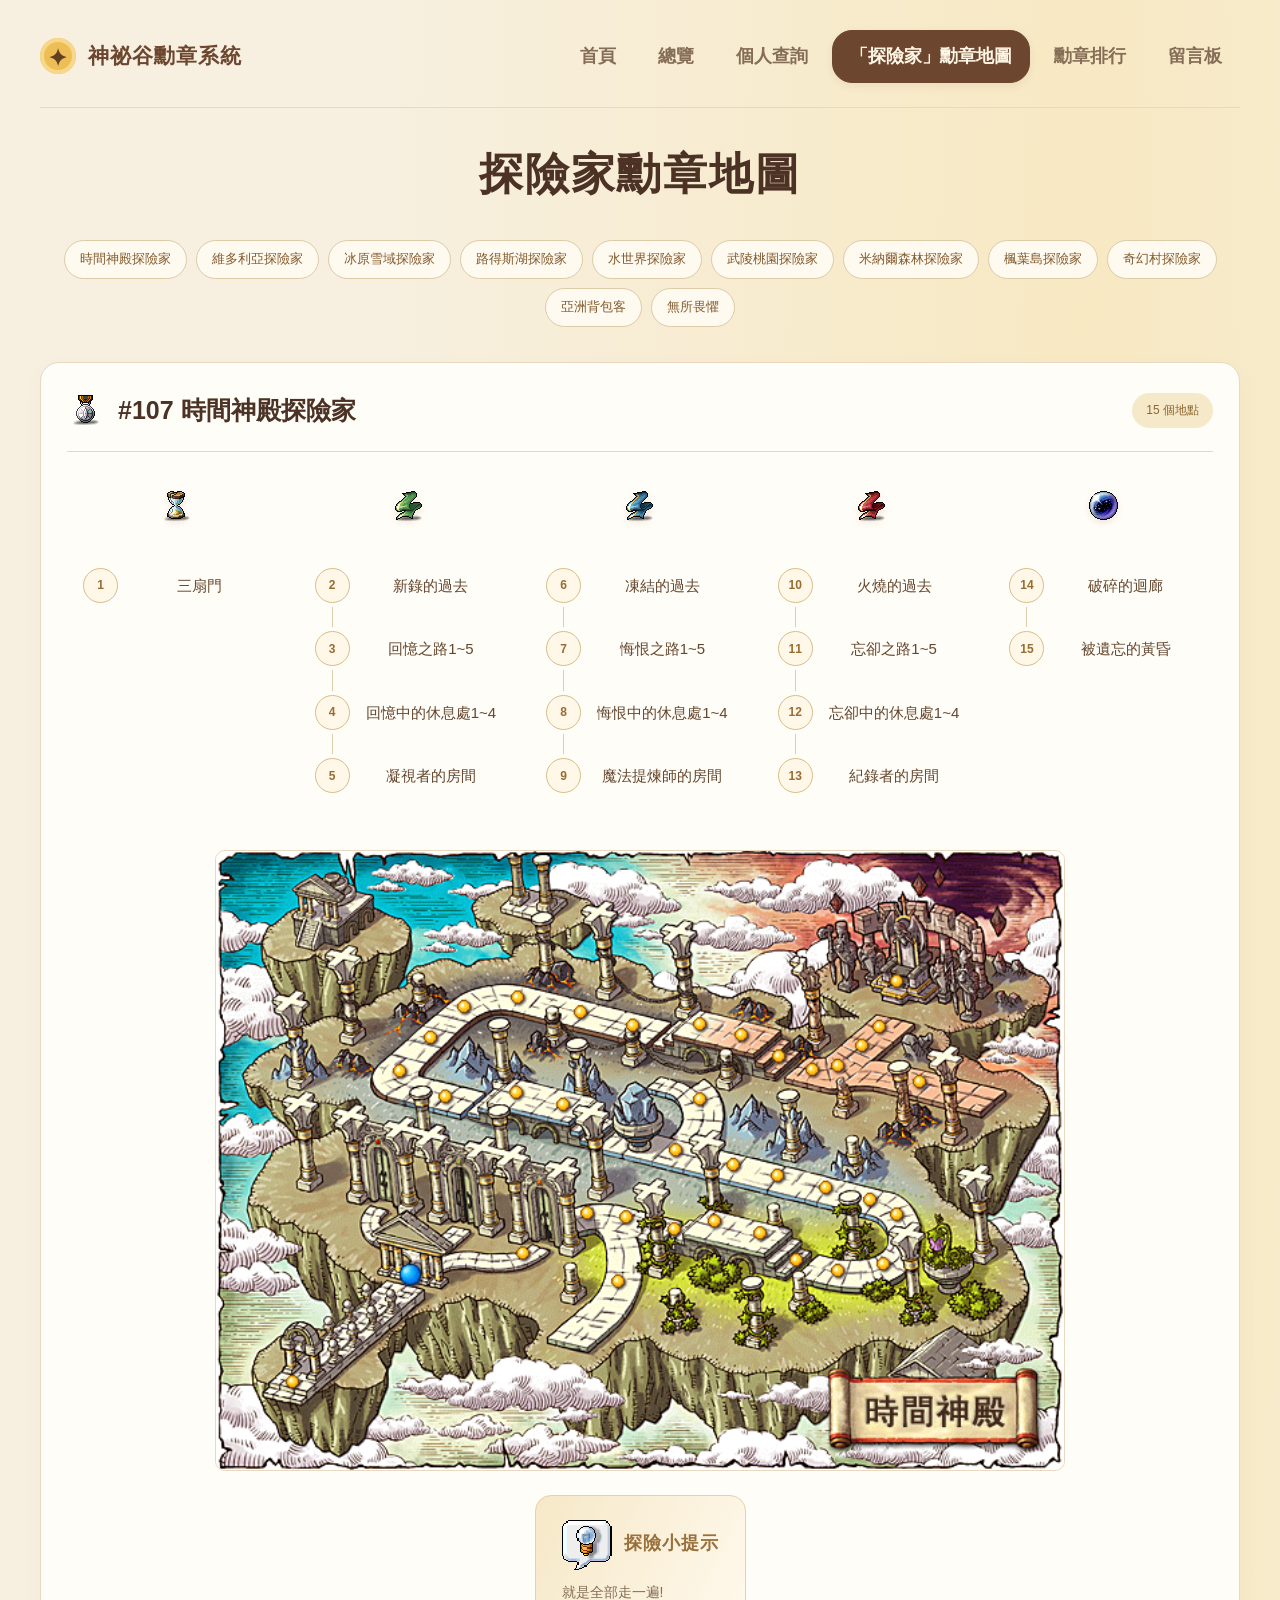
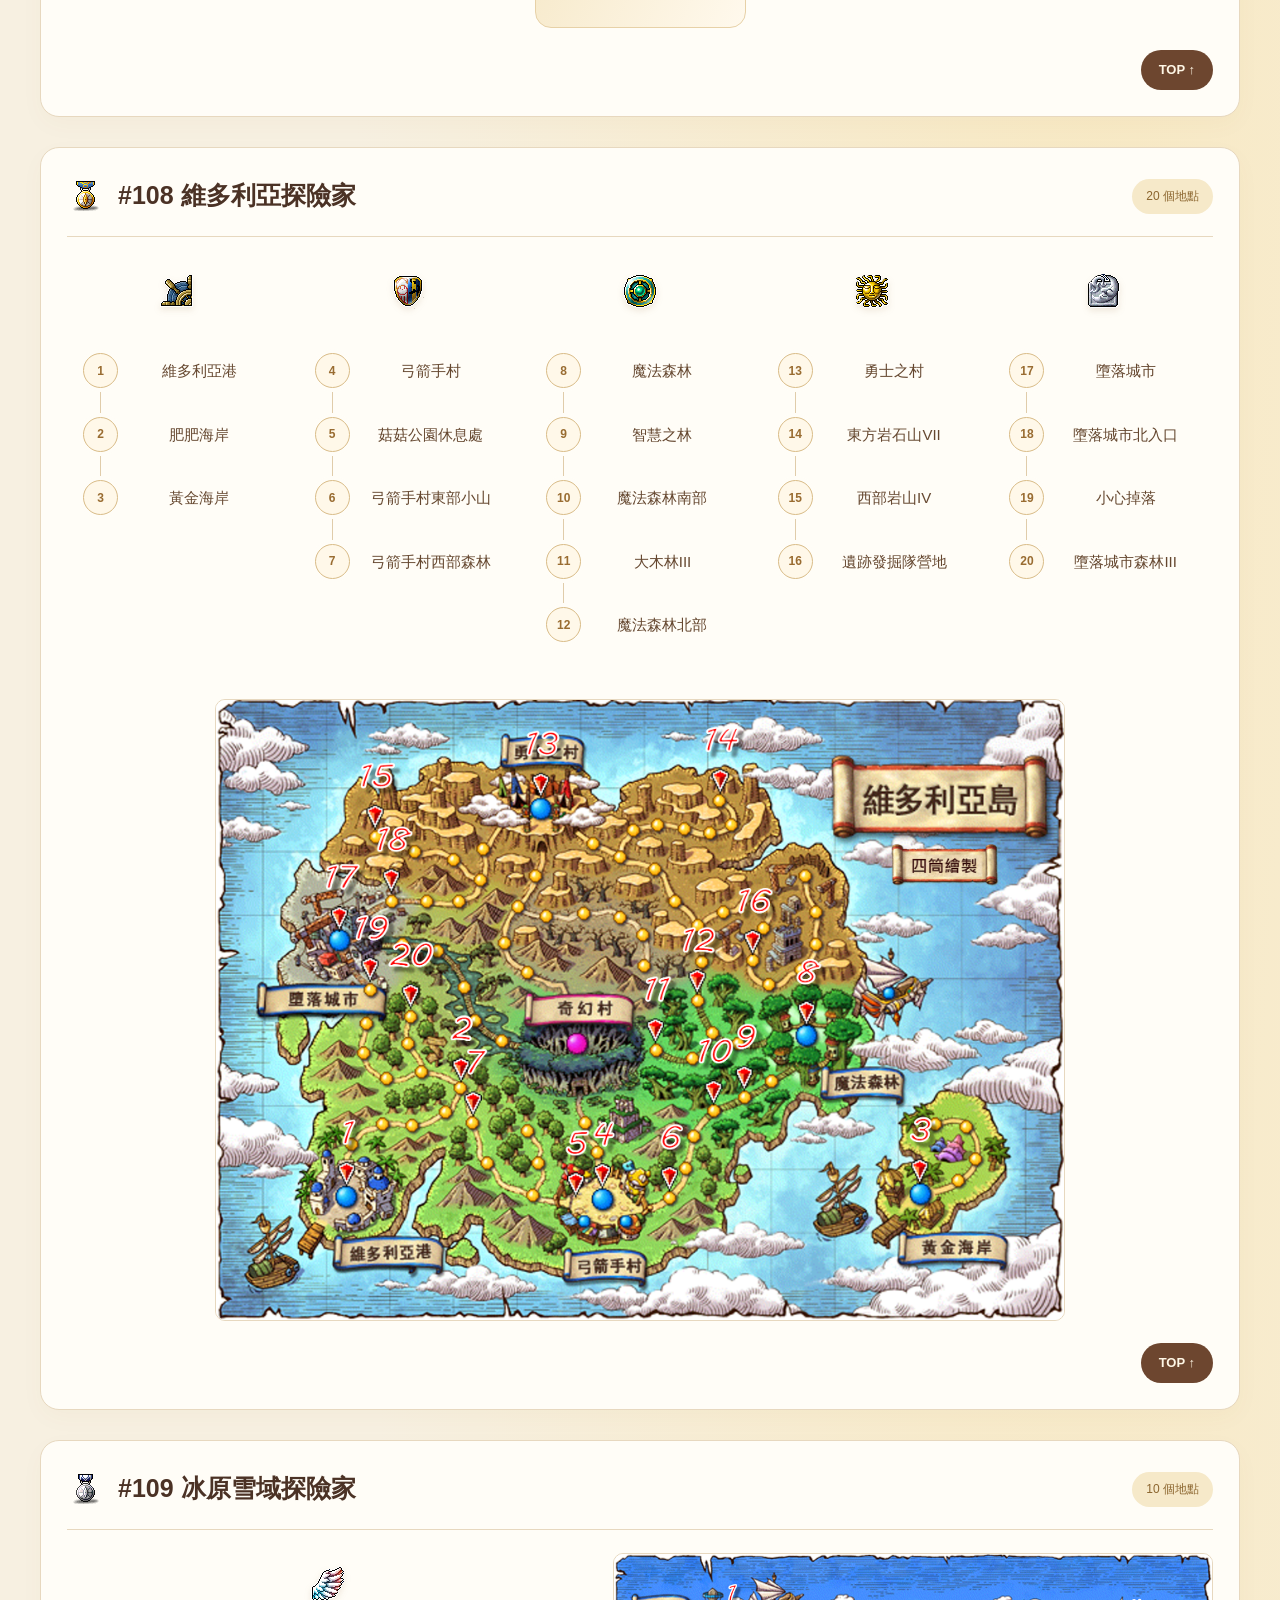
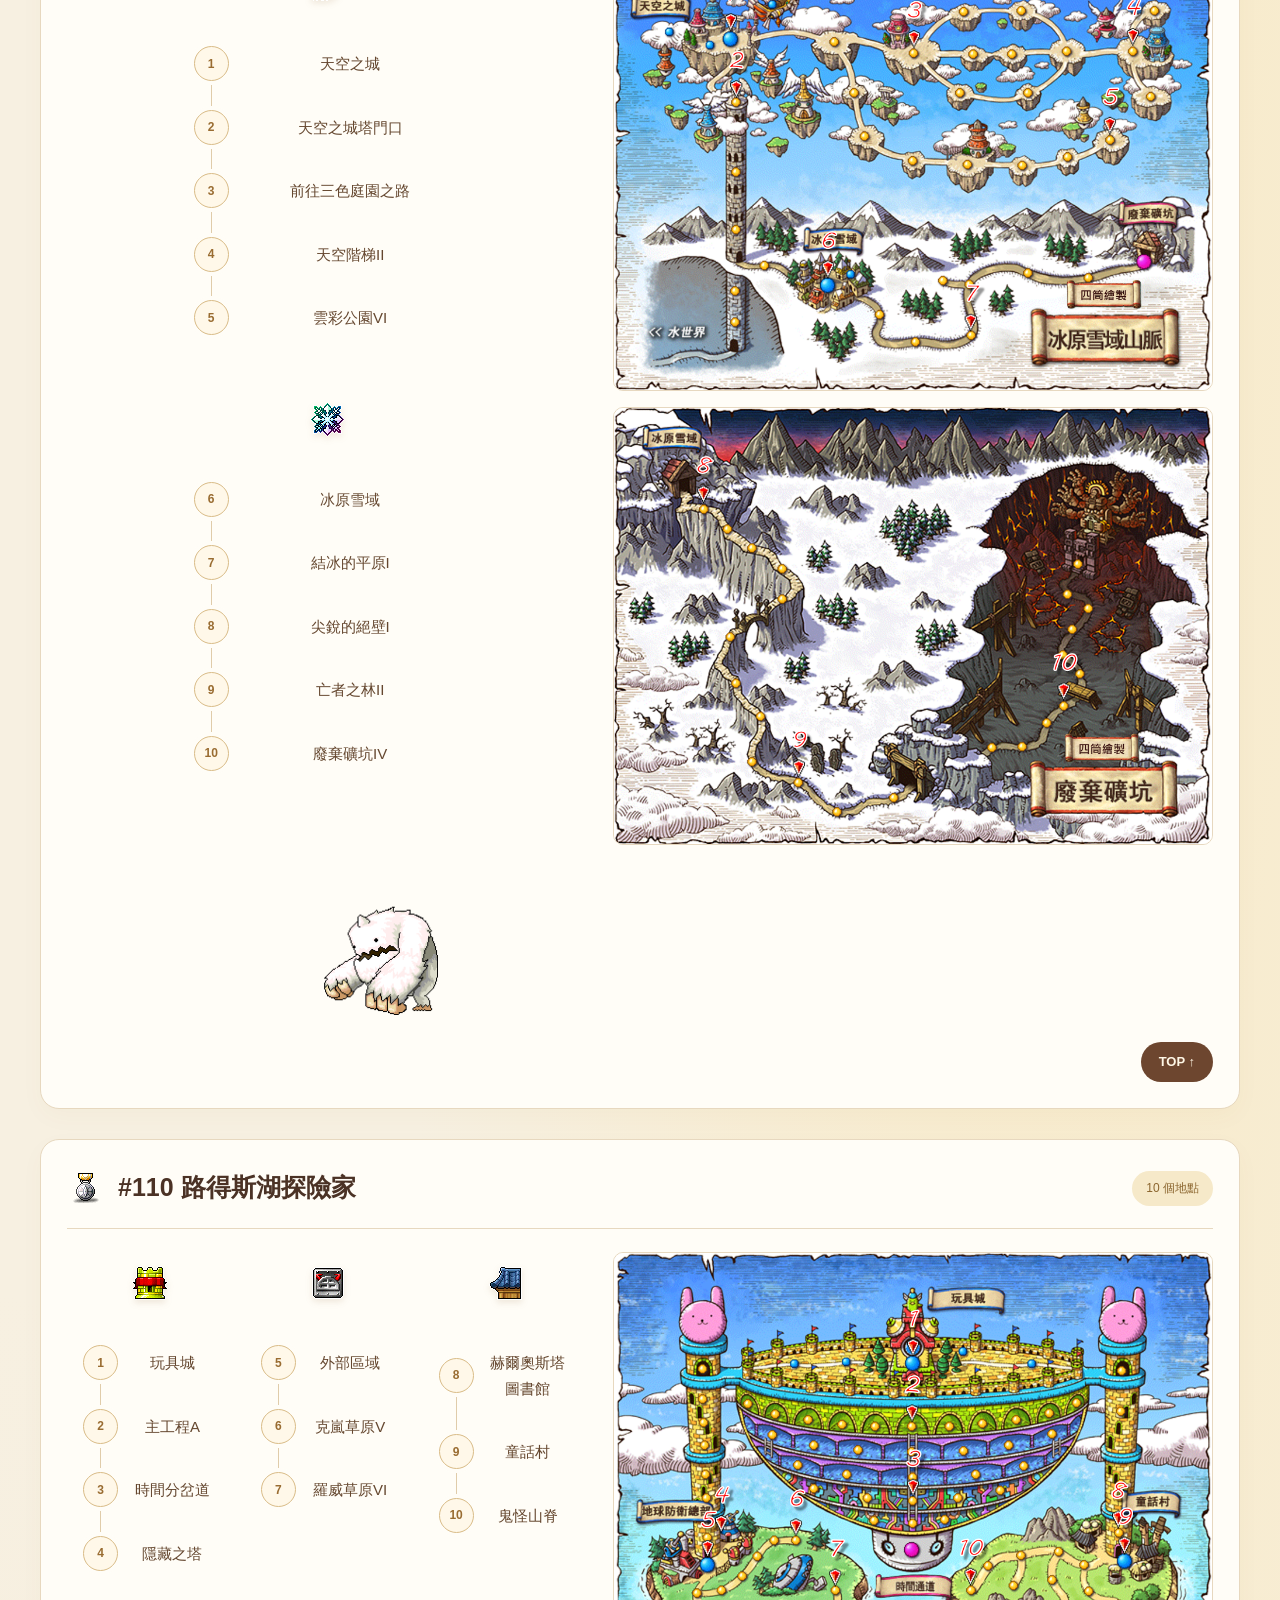
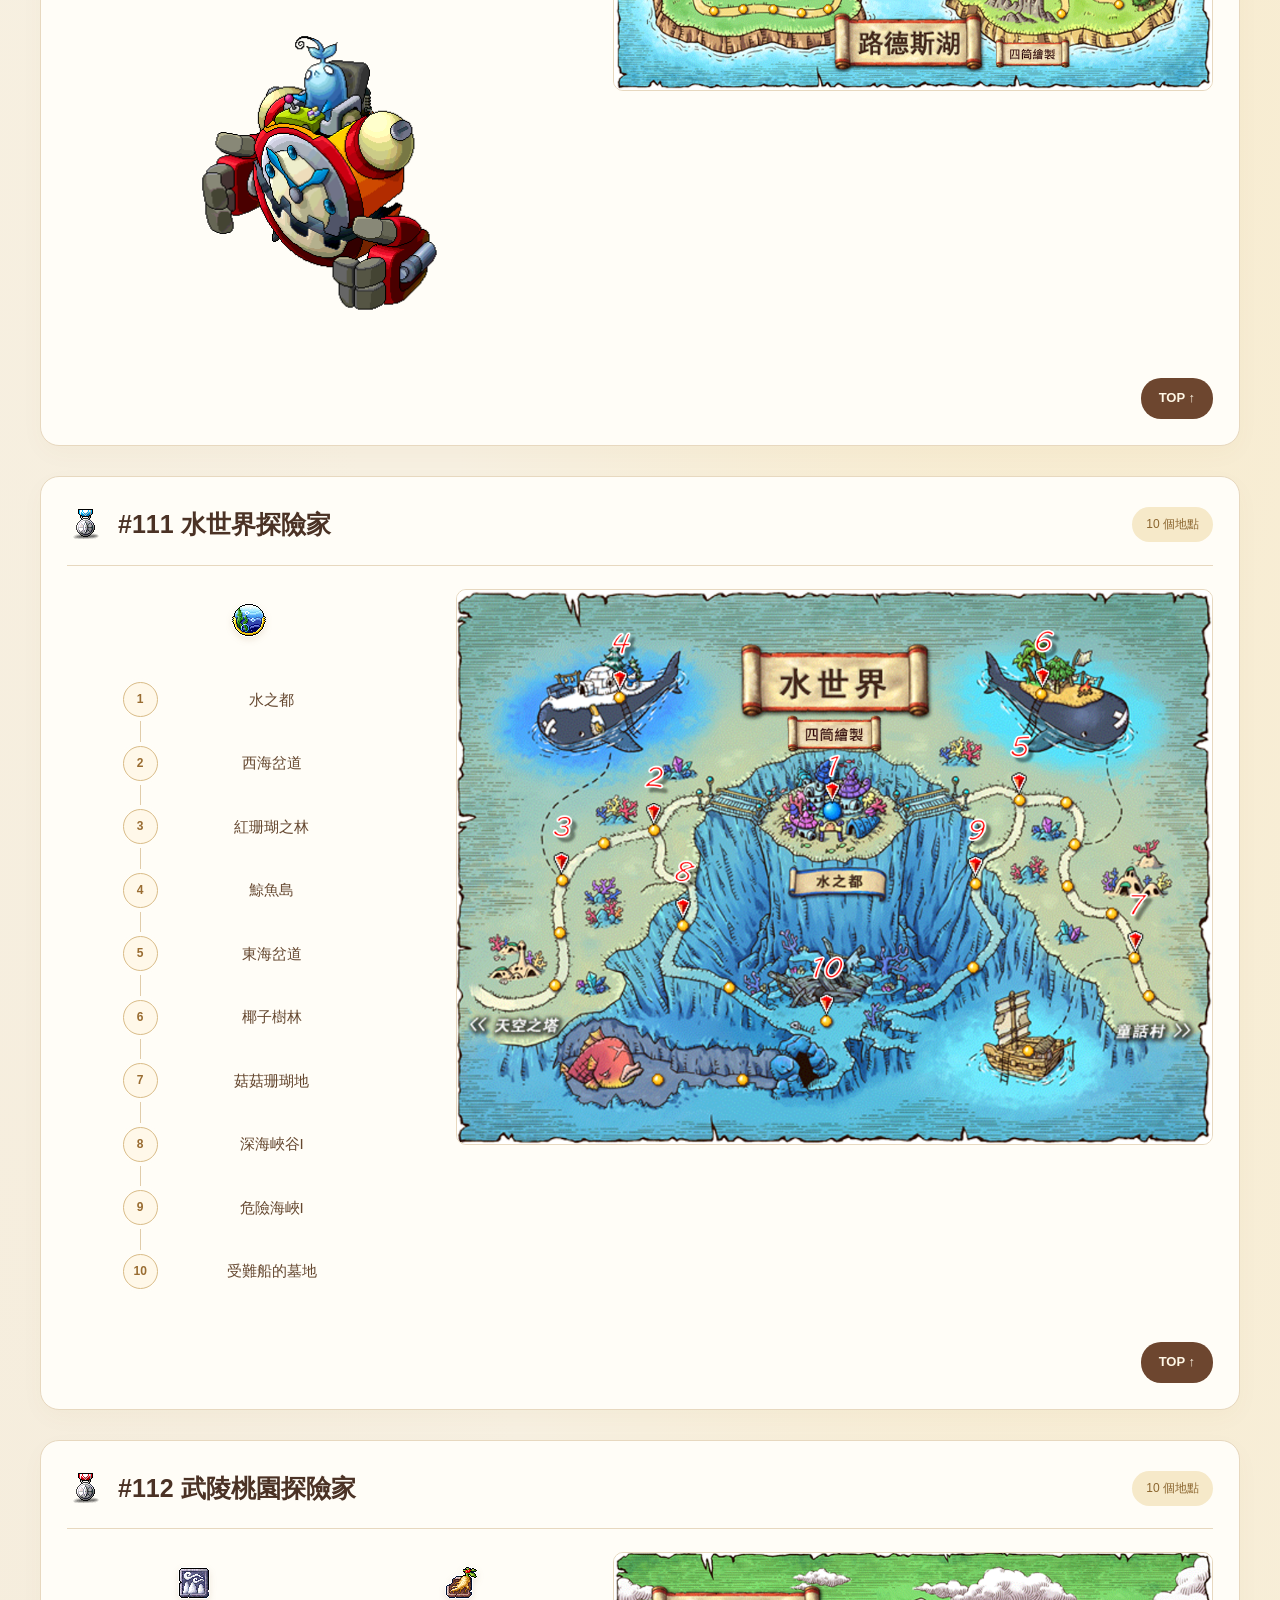
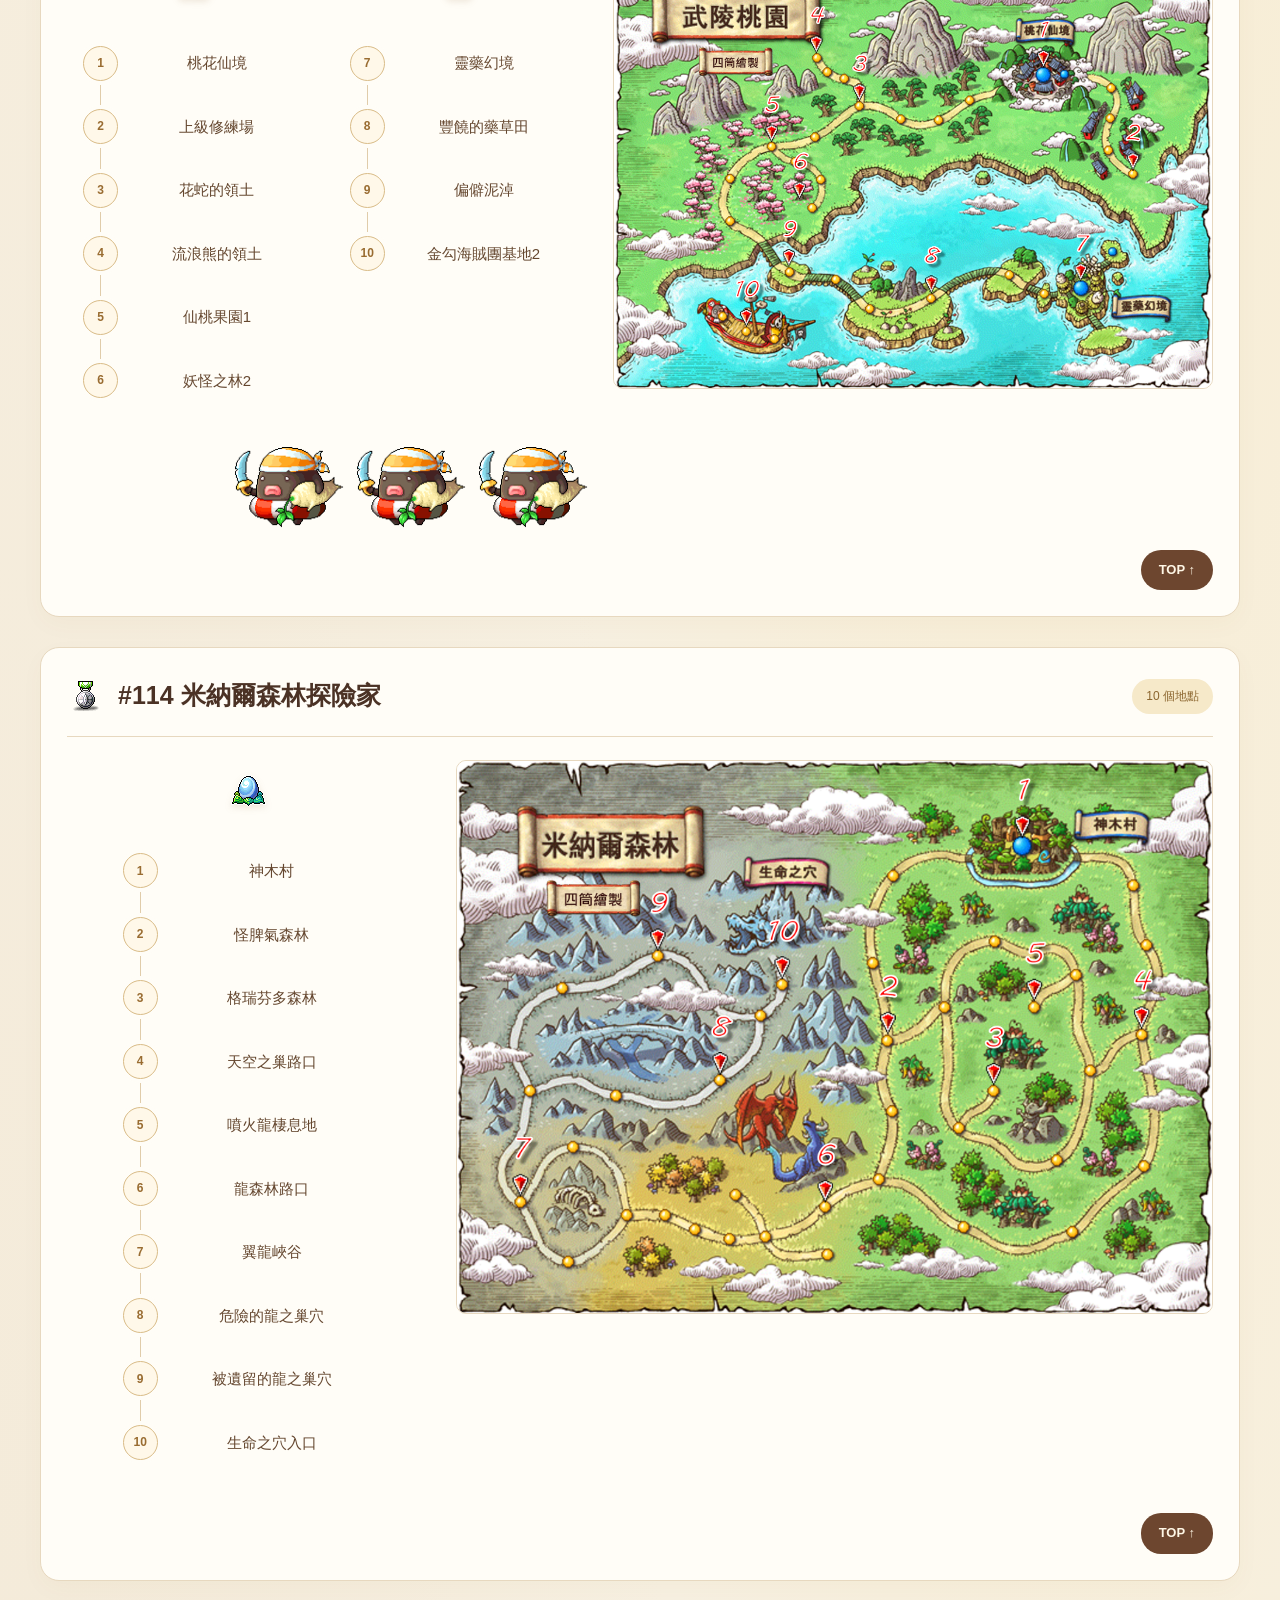
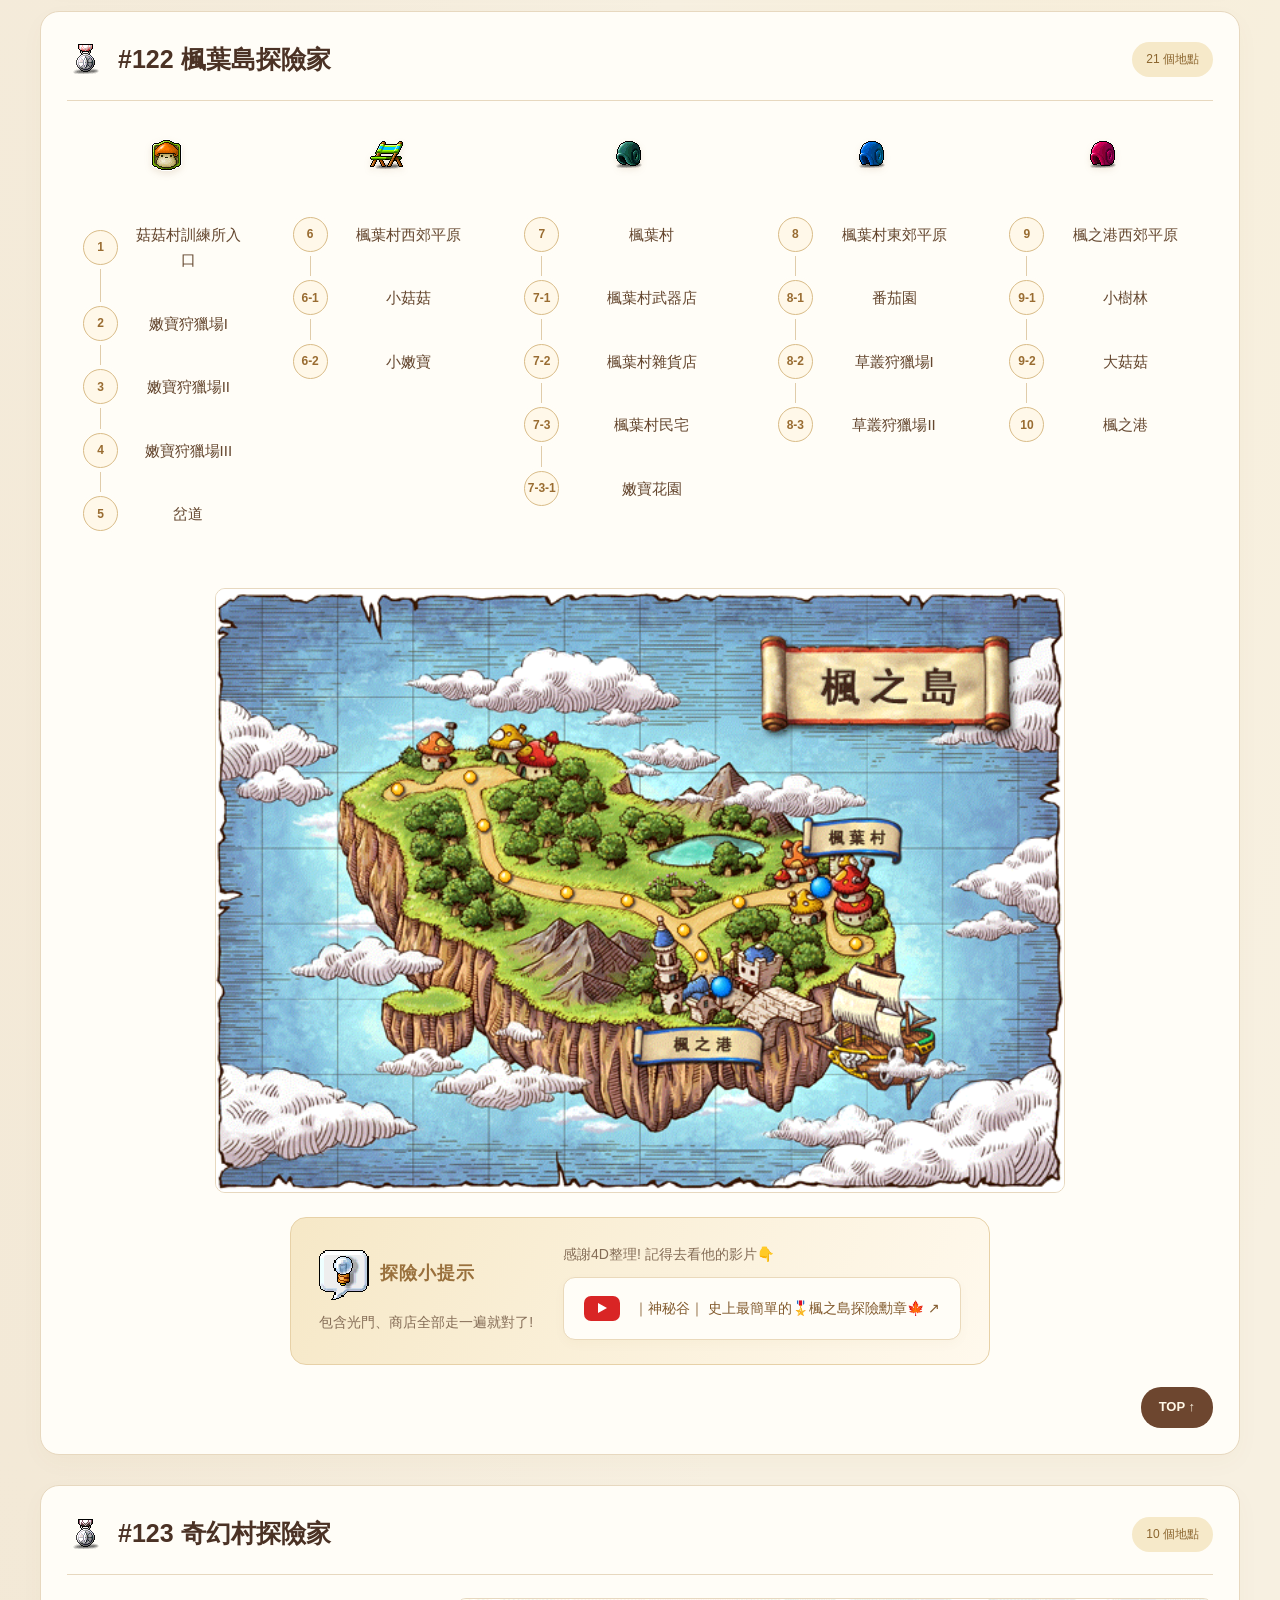
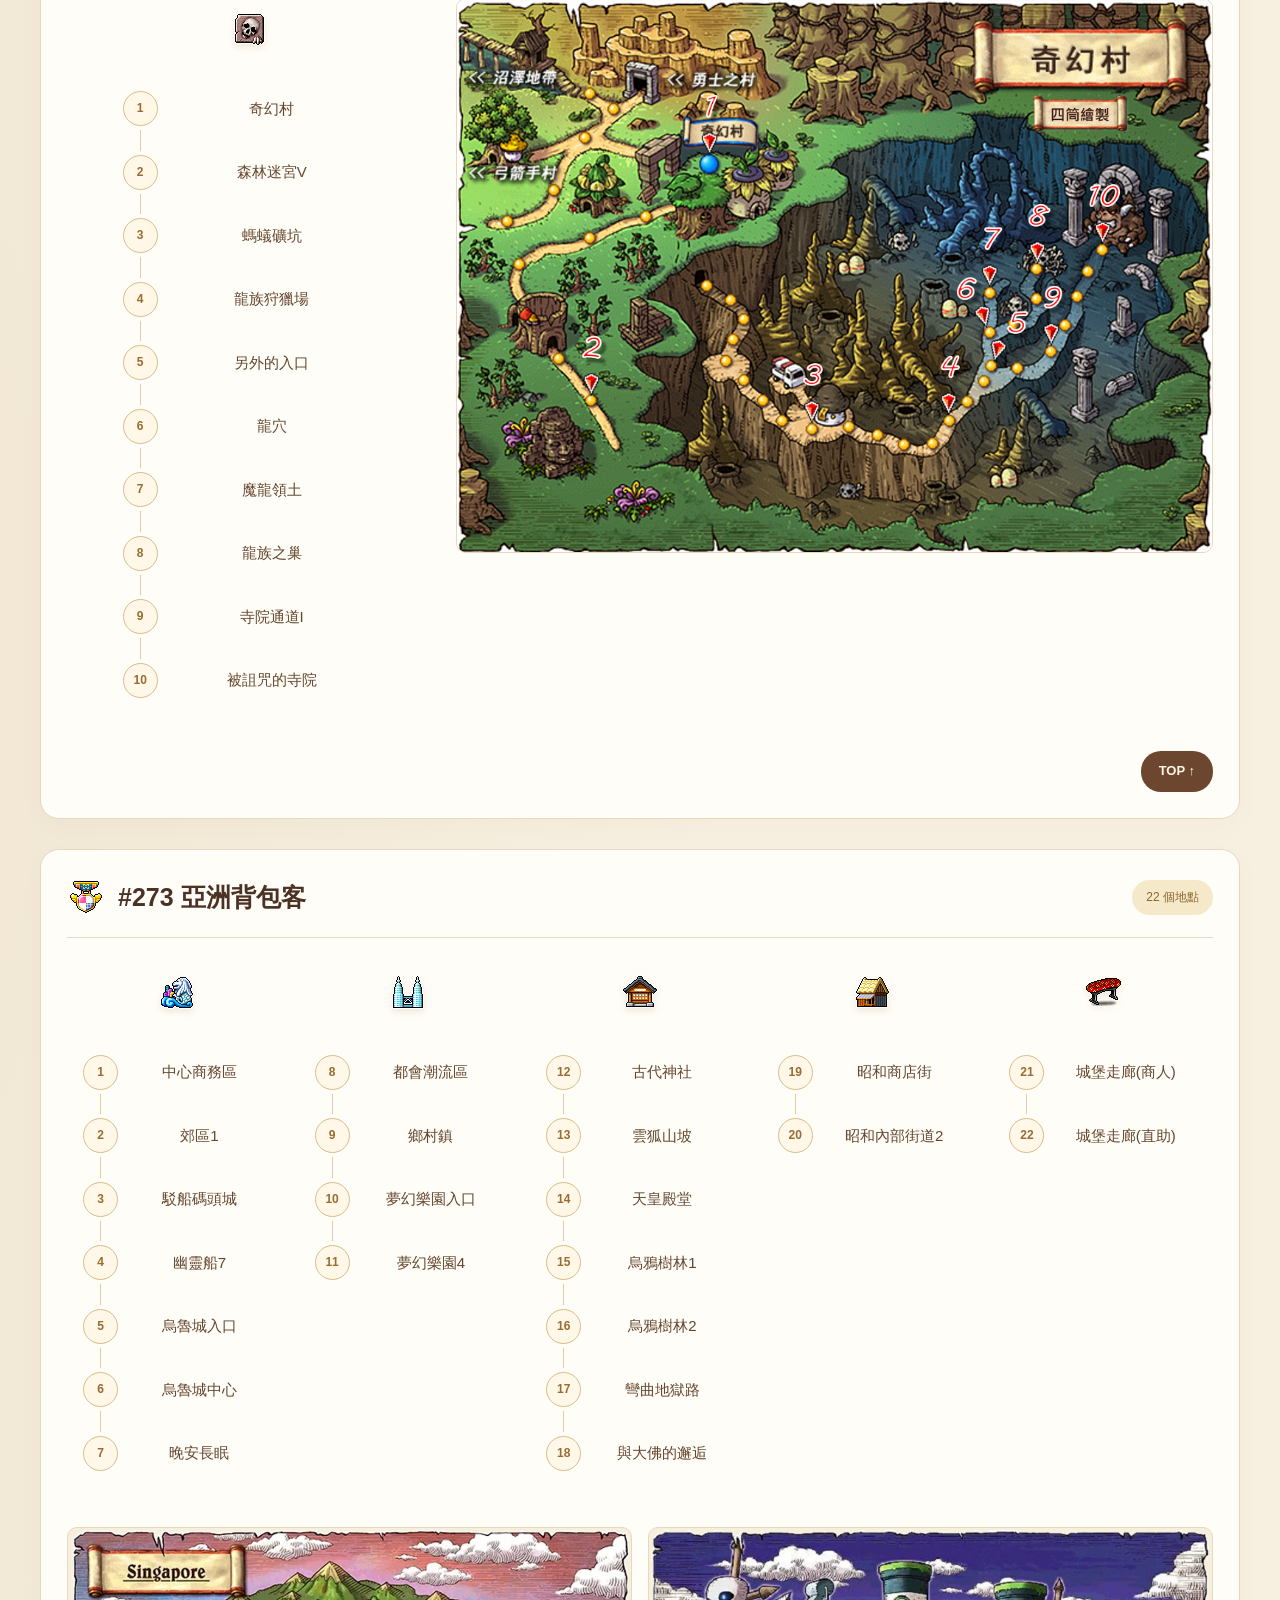
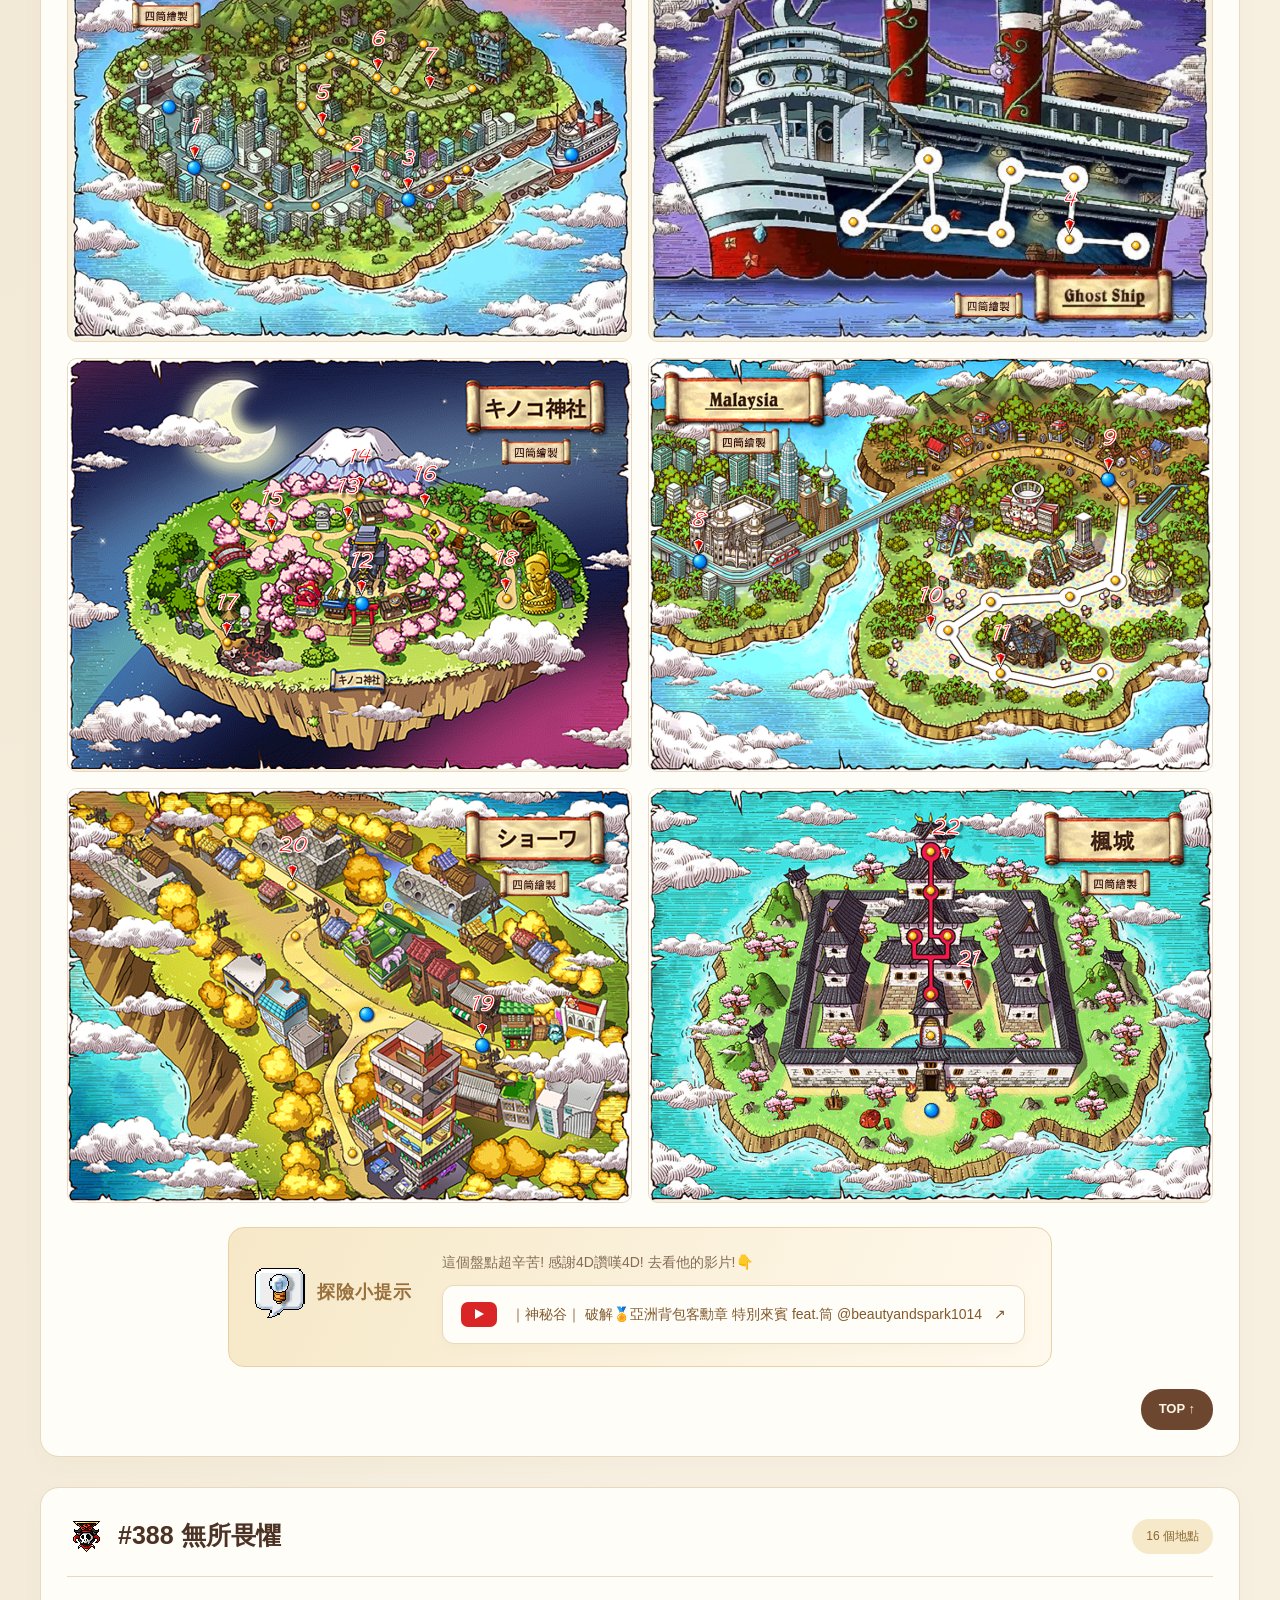
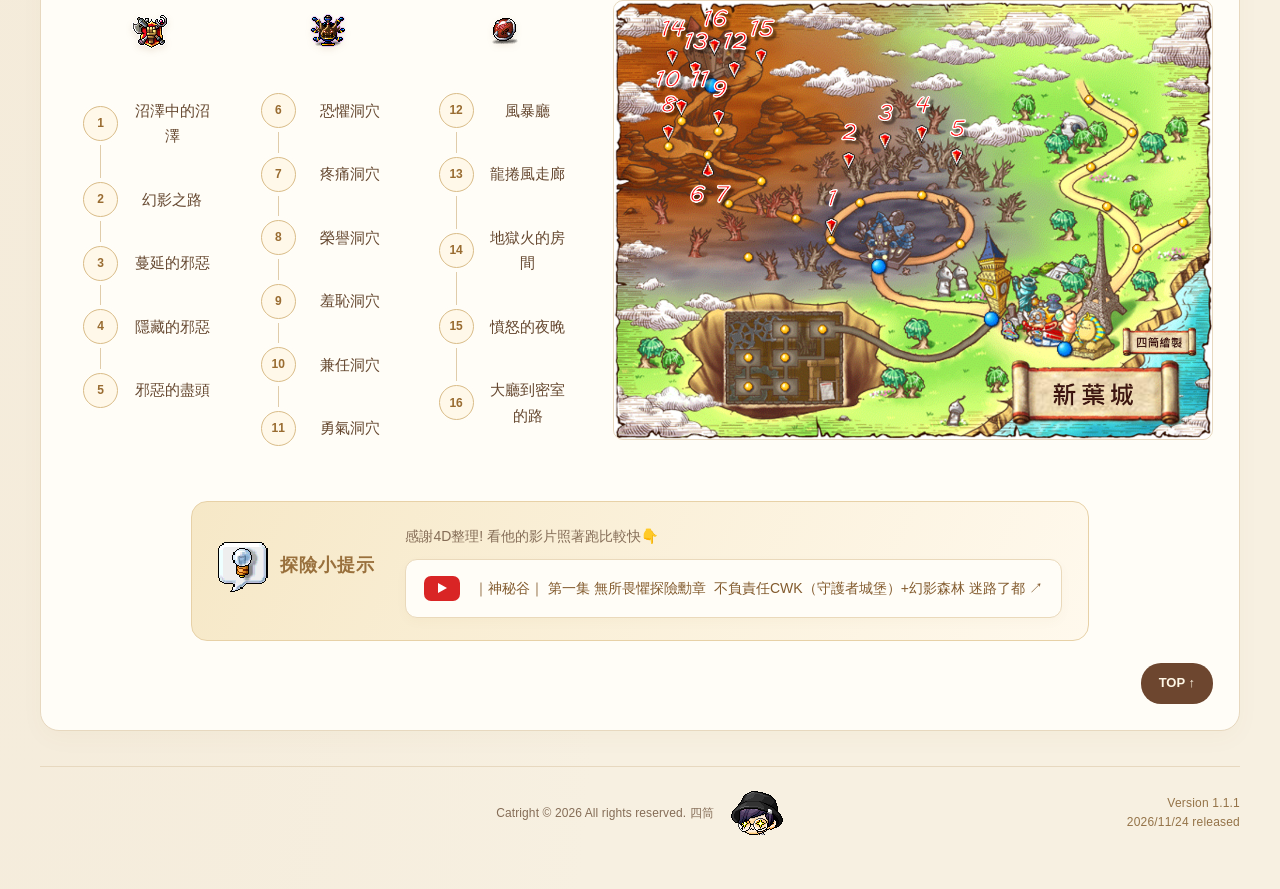
<file: site/sheet-4.html>
<!doctype html><html lang="zh-Hant"><head><meta charset="utf-8"><meta name="viewport" content="width=device-width,initial-scale=1"><title>神祕谷勳章查詢系統</title><link rel="stylesheet" href="pages.css"><link rel="stylesheet" href="theme.css?v=d408a74f79b0"><link rel="stylesheet" href="explorer.css"><link rel="icon" type="image/png" href="copyright.png"><script src="api-config.js"></script></head><body class="explorer-page" id="page-top"><main><div class="top"><span class="brand">神祕谷勳章系統</span><nav class="page-nav" aria-label="頁面切換"><a href="index.html">首頁</a><a href="medals.html">總覽</a><a href="sheet-3.html">個人查詢</a><a href="sheet-4.html" aria-current="page">「探險家」勳章地圖</a><a href="rankings.html">勳章排行</a><a href="guestbook.html">留言板</a></nav></div><h1 class="centered-page-title">探險家勳章地圖</h1><div class="explorer-jumps" aria-label="跳至勳章"><a href="#explorer-107">時間神殿探險家</a><a href="#explorer-108">維多利亞探險家</a><a href="#explorer-109">冰原雪域探險家</a><a href="#explorer-110">路得斯湖探險家</a><a href="#explorer-111">水世界探險家</a><a href="#explorer-112">武陵桃園探險家</a><a href="#explorer-114">米納爾森林探險家</a><a href="#explorer-122">楓葉島探險家</a><a href="#explorer-123">奇幻村探險家</a><a href="#explorer-273">亞洲背包客</a><a href="#explorer-388">無所畏懼</a></div><section class="explorer-section wide-groups" id="explorer-107"><header class="explorer-heading"><h2><img class="explorer-medal" src="assets/medals/1116418.png" alt="時間神殿探險家勳章" loading="lazy"><span>#107 時間神殿探險家</span></h2><span class="location-count">15 個地點</span></header><div class="explorer-layout"><div class="explorer-locations"><div class="route-groups" style="--groups:5"><div class="route-group"><div class="route-group-title"><img class="route-icon" src="assets/image35.png" alt="" loading="lazy"></div><table aria-label="時間神殿探險家地點"><tbody><tr><td><span class="route-number">1</span></td><td><span class="route-place">三扇門</span></td></tr></tbody></table></div><div class="route-group"><div class="route-group-title"><img class="route-icon" src="assets/image14.png" alt="" loading="lazy"></div><table aria-label="時間神殿探險家地點"><tbody><tr><td><span class="route-number">2</span></td><td><span class="route-place">新錄的過去</span></td></tr><tr><td><span class="route-number">3</span></td><td><span class="route-place">回憶之路1~5</span></td></tr><tr><td><span class="route-number">4</span></td><td><span class="route-place">回憶中的休息處1~4</span></td></tr><tr><td><span class="route-number">5</span></td><td><span class="route-place">凝視者的房間</span></td></tr></tbody></table></div><div class="route-group"><div class="route-group-title"><img class="route-icon" src="assets/image18.png" alt="" loading="lazy"></div><table aria-label="時間神殿探險家地點"><tbody><tr><td><span class="route-number">6</span></td><td><span class="route-place">凍結的過去</span></td></tr><tr><td><span class="route-number">7</span></td><td><span class="route-place">悔恨之路1~5</span></td></tr><tr><td><span class="route-number">8</span></td><td><span class="route-place">悔恨中的休息處1~4</span></td></tr><tr><td><span class="route-number">9</span></td><td><span class="route-place">魔法提煉師的房間</span></td></tr></tbody></table></div><div class="route-group"><div class="route-group-title"><img class="route-icon" src="assets/image19.png" alt="" loading="lazy"></div><table aria-label="時間神殿探險家地點"><tbody><tr><td><span class="route-number">10</span></td><td><span class="route-place">火燒的過去</span></td></tr><tr><td><span class="route-number">11</span></td><td><span class="route-place">忘卻之路1~5</span></td></tr><tr><td><span class="route-number">12</span></td><td><span class="route-place">忘卻中的休息處1~4</span></td></tr><tr><td><span class="route-number">13</span></td><td><span class="route-place">紀錄者的房間</span></td></tr></tbody></table></div><div class="route-group"><div class="route-group-title"><img class="route-icon" src="assets/image23.png" alt="" loading="lazy"></div><table aria-label="時間神殿探險家地點"><tbody><tr><td><span class="route-number">14</span></td><td><span class="route-place">破碎的迴廊</span></td></tr><tr><td><span class="route-number">15</span></td><td><span class="route-place">被遺忘的黃昏</span></td></tr></tbody></table></div></div></div><div class="explorer-maps"><figure><img class="explorer-map" src="assets/image16.png" alt="時間神殿探險家地圖 1" loading="lazy"></figure></div></div><div class="explorer-notes"><div class="quest-tip"><div class="quest-tip-title"><img src="assets/UI/NewQuest.gif" alt="" loading="lazy"><span>探險小提示</span></div><p>就是全部走一遍!</p></div></div><div class="explorer-actions"><a class="back-top" href="#page-top" aria-label="回到頁面最上方">TOP ↑</a></div></section><section class="explorer-section wide-groups" id="explorer-108"><header class="explorer-heading"><h2><img class="explorer-medal" src="assets/medals/1116419.png" alt="維多利亞探險家勳章" loading="lazy"><span>#108 維多利亞探險家</span></h2><span class="location-count">20 個地點</span></header><div class="explorer-layout"><div class="explorer-locations"><div class="route-groups" style="--groups:5"><div class="route-group"><div class="route-group-title"><img class="route-icon" src="assets/image53.png" alt="" loading="lazy"></div><table aria-label="維多利亞探險家地點"><tbody><tr><td><span class="route-number">1</span></td><td><span class="route-place">維多利亞港</span></td></tr><tr><td><span class="route-number">2</span></td><td><span class="route-place">肥肥海岸</span></td></tr><tr><td><span class="route-number">3</span></td><td><span class="route-place">黃金海岸</span></td></tr></tbody></table></div><div class="route-group"><div class="route-group-title"><img class="route-icon" src="assets/image13.png" alt="" loading="lazy"></div><table aria-label="維多利亞探險家地點"><tbody><tr><td><span class="route-number">4</span></td><td><span class="route-place">弓箭手村</span></td></tr><tr><td><span class="route-number">5</span></td><td><span class="route-place">菇菇公園休息處</span></td></tr><tr><td><span class="route-number">6</span></td><td><span class="route-place">弓箭手村東部小山</span></td></tr><tr><td><span class="route-number">7</span></td><td><span class="route-place">弓箭手村西部森林</span></td></tr></tbody></table></div><div class="route-group"><div class="route-group-title"><img class="route-icon" src="assets/image44.png" alt="" loading="lazy"></div><table aria-label="維多利亞探險家地點"><tbody><tr><td><span class="route-number">8</span></td><td><span class="route-place">魔法森林</span></td></tr><tr><td><span class="route-number">9</span></td><td><span class="route-place">智慧之林</span></td></tr><tr><td><span class="route-number">10</span></td><td><span class="route-place">魔法森林南部</span></td></tr><tr><td><span class="route-number">11</span></td><td><span class="route-place">大木林III</span></td></tr><tr><td><span class="route-number">12</span></td><td><span class="route-place">魔法森林北部</span></td></tr></tbody></table></div><div class="route-group"><div class="route-group-title"><img class="route-icon" src="assets/image29.png" alt="" loading="lazy"></div><table aria-label="維多利亞探險家地點"><tbody><tr><td><span class="route-number">13</span></td><td><span class="route-place">勇士之村</span></td></tr><tr><td><span class="route-number">14</span></td><td><span class="route-place">東方岩石山VII</span></td></tr><tr><td><span class="route-number">15</span></td><td><span class="route-place">西部岩山IV</span></td></tr><tr><td><span class="route-number">16</span></td><td><span class="route-place">遺跡發掘隊營地</span></td></tr></tbody></table></div><div class="route-group"><div class="route-group-title"><img class="route-icon" src="assets/image20.png" alt="" loading="lazy"></div><table aria-label="維多利亞探險家地點"><tbody><tr><td><span class="route-number">17</span></td><td><span class="route-place">墮落城市</span></td></tr><tr><td><span class="route-number">18</span></td><td><span class="route-place">墮落城市北入口</span></td></tr><tr><td><span class="route-number">19</span></td><td><span class="route-place">小心掉落</span></td></tr><tr><td><span class="route-number">20</span></td><td><span class="route-place">墮落城市森林III</span></td></tr></tbody></table></div></div></div><div class="explorer-maps"><figure><img class="explorer-map" src="assets/image214.png" alt="維多利亞探險家地圖 1" loading="lazy"></figure></div></div><div class="explorer-actions"><a class="back-top" href="#page-top" aria-label="回到頁面最上方">TOP ↑</a></div></section><section class="explorer-section " id="explorer-109"><header class="explorer-heading"><h2><img class="explorer-medal" src="assets/medals/1116420.png" alt="冰原雪域探險家勳章" loading="lazy"><span>#109 冰原雪域探險家</span></h2><span class="location-count">10 個地點</span></header><div class="explorer-layout"><div class="explorer-locations"><div class="route-groups" style="--groups:2"><div class="route-group"><div class="route-group-title"><img class="route-icon" src="assets/image38.png" alt="" loading="lazy"></div><table aria-label="冰原雪域探險家地點"><tbody><tr><td><span class="route-number">1</span></td><td><span class="route-place">天空之城</span></td></tr><tr><td><span class="route-number">2</span></td><td><span class="route-place">天空之城塔門口</span></td></tr><tr><td><span class="route-number">3</span></td><td><span class="route-place">前往三色庭園之路</span></td></tr><tr><td><span class="route-number">4</span></td><td><span class="route-place">天空階梯II</span></td></tr><tr><td><span class="route-number">5</span></td><td><span class="route-place">雲彩公園VI</span></td></tr></tbody></table></div><div class="route-group"><div class="route-group-title"><img class="route-icon" src="assets/image22.png" alt="" loading="lazy"></div><table aria-label="冰原雪域探險家地點"><tbody><tr><td><span class="route-number">6</span></td><td><span class="route-place">冰原雪域</span></td></tr><tr><td><span class="route-number">7</span></td><td><span class="route-place">結冰的平原I</span></td></tr><tr><td><span class="route-number">8</span></td><td><span class="route-place">尖銳的絕壁I</span></td></tr><tr><td><span class="route-number">9</span></td><td><span class="route-place">亡者之林II</span></td></tr><tr><td><span class="route-number">10</span></td><td><span class="route-place">廢棄礦坑IV</span></td></tr></tbody></table></div></div><div class="explorer-monster"><img src="assets/mob/雪吉拉.gif" alt="雪吉拉" loading="lazy"></div></div><div class="explorer-maps"><figure><img class="explorer-map" src="assets/image212.png" alt="冰原雪域探險家地圖 1" loading="lazy"></figure><figure><img class="explorer-map" src="assets/image213.png" alt="冰原雪域探險家地圖 2" loading="lazy"></figure></div></div><div class="explorer-actions"><a class="back-top" href="#page-top" aria-label="回到頁面最上方">TOP ↑</a></div></section><section class="explorer-section " id="explorer-110"><header class="explorer-heading"><h2><img class="explorer-medal" src="assets/medals/1116421.png" alt="路得斯湖探險家勳章" loading="lazy"><span>#110 路得斯湖探險家</span></h2><span class="location-count">10 個地點</span></header><div class="explorer-layout"><div class="explorer-locations"><div class="route-groups" style="--groups:3"><div class="route-group"><div class="route-group-title"><img class="route-icon" src="assets/image25.png" alt="" loading="lazy"></div><table aria-label="路得斯湖探險家地點"><tbody><tr><td><span class="route-number">1</span></td><td><span class="route-place">玩具城</span></td></tr><tr><td><span class="route-number">2</span></td><td><span class="route-place">主工程A</span></td></tr><tr><td><span class="route-number">3</span></td><td><span class="route-place">時間分岔道</span></td></tr><tr><td><span class="route-number">4</span></td><td><span class="route-place">隱藏之塔</span></td></tr></tbody></table></div><div class="route-group"><div class="route-group-title"><img class="route-icon" src="assets/image24.png" alt="" loading="lazy"></div><table aria-label="路得斯湖探險家地點"><tbody><tr><td><span class="route-number">5</span></td><td><span class="route-place">外部區域</span></td></tr><tr><td><span class="route-number">6</span></td><td><span class="route-place">克嵐草原V</span></td></tr><tr><td><span class="route-number">7</span></td><td><span class="route-place">羅威草原VI</span></td></tr></tbody></table></div><div class="route-group"><div class="route-group-title"><img class="route-icon" src="assets/image48.png" alt="" loading="lazy"></div><table aria-label="路得斯湖探險家地點"><tbody><tr><td><span class="route-number">8</span></td><td><span class="route-place">赫爾奧斯塔圖書館</span></td></tr><tr><td><span class="route-number">9</span></td><td><span class="route-place">童話村</span></td></tr><tr><td><span class="route-number">10</span></td><td><span class="route-place">鬼怪山脊</span></td></tr></tbody></table></div></div><div class="explorer-monster"><img src="assets/mob/拉圖斯1J.gif" alt="拉圖斯1J" loading="lazy"></div></div><div class="explorer-maps"><figure><img class="explorer-map" src="assets/image223.png" alt="路得斯湖探險家地圖 1" loading="lazy"></figure></div></div><div class="explorer-actions"><a class="back-top" href="#page-top" aria-label="回到頁面最上方">TOP ↑</a></div></section><section class="explorer-section " id="explorer-111"><header class="explorer-heading"><h2><img class="explorer-medal" src="assets/medals/1116422.png" alt="水世界探險家勳章" loading="lazy"><span>#111 水世界探險家</span></h2><span class="location-count">10 個地點</span></header><div class="explorer-layout"><div class="explorer-locations"><div class="route-groups" style="--groups:1"><div class="route-group"><div class="route-group-title"><img class="route-icon" src="assets/image54.png" alt="" loading="lazy"></div><table aria-label="水世界探險家地點"><tbody><tr><td><span class="route-number">1</span></td><td><span class="route-place">水之都</span></td></tr><tr><td><span class="route-number">2</span></td><td><span class="route-place">西海岔道</span></td></tr><tr><td><span class="route-number">3</span></td><td><span class="route-place">紅珊瑚之林</span></td></tr><tr><td><span class="route-number">4</span></td><td><span class="route-place">鯨魚島</span></td></tr><tr><td><span class="route-number">5</span></td><td><span class="route-place">東海岔道</span></td></tr><tr><td><span class="route-number">6</span></td><td><span class="route-place">椰子樹林</span></td></tr><tr><td><span class="route-number">7</span></td><td><span class="route-place">菇菇珊瑚地</span></td></tr><tr><td><span class="route-number">8</span></td><td><span class="route-place">深海峽谷I</span></td></tr><tr><td><span class="route-number">9</span></td><td><span class="route-place">危險海峽I</span></td></tr><tr><td><span class="route-number">10</span></td><td><span class="route-place">受難船的墓地</span></td></tr></tbody></table></div></div></div><div class="explorer-maps"><figure><img class="explorer-map" src="assets/image224.png" alt="水世界探險家地圖 1" loading="lazy"></figure></div></div><div class="explorer-actions"><a class="back-top" href="#page-top" aria-label="回到頁面最上方">TOP ↑</a></div></section><section class="explorer-section " id="explorer-112"><header class="explorer-heading"><h2><img class="explorer-medal" src="assets/medals/1116423.png" alt="武陵桃園探險家勳章" loading="lazy"><span>#112 武陵桃園探險家</span></h2><span class="location-count">10 個地點</span></header><div class="explorer-layout"><div class="explorer-locations"><div class="route-groups" style="--groups:2"><div class="route-group"><div class="route-group-title"><img class="route-icon" src="assets/image57.png" alt="" loading="lazy"></div><table aria-label="武陵桃園探險家地點"><tbody><tr><td><span class="route-number">1</span></td><td><span class="route-place">桃花仙境</span></td></tr><tr><td><span class="route-number">2</span></td><td><span class="route-place">上級修練場</span></td></tr><tr><td><span class="route-number">3</span></td><td><span class="route-place">花蛇的領土</span></td></tr><tr><td><span class="route-number">4</span></td><td><span class="route-place">流浪熊的領土</span></td></tr><tr><td><span class="route-number">5</span></td><td><span class="route-place">仙桃果園1</span></td></tr><tr><td><span class="route-number">6</span></td><td><span class="route-place">妖怪之林2</span></td></tr></tbody></table></div><div class="route-group"><div class="route-group-title"><img class="route-icon" src="assets/image31.png" alt="" loading="lazy"></div><table aria-label="武陵桃園探險家地點"><tbody><tr><td><span class="route-number">7</span></td><td><span class="route-place">靈藥幻境</span></td></tr><tr><td><span class="route-number">8</span></td><td><span class="route-place">豐饒的藥草田</span></td></tr><tr><td><span class="route-number">9</span></td><td><span class="route-place">偏僻泥淖</span></td></tr><tr><td><span class="route-number">10</span></td><td><span class="route-place">金勾海賊團基地2</span></td></tr></tbody></table></div></div><div class="explorer-monster"><img src="assets/mob/船員克魯.gif" alt="船員克魯" loading="lazy"><img src="assets/mob/船員克魯.gif" alt="船員克魯" loading="lazy"><img src="assets/mob/船員克魯.gif" alt="船員克魯" loading="lazy"></div></div><div class="explorer-maps"><figure><img class="explorer-map" src="assets/image218.png" alt="武陵桃園探險家地圖 1" loading="lazy"></figure></div></div><div class="explorer-actions"><a class="back-top" href="#page-top" aria-label="回到頁面最上方">TOP ↑</a></div></section><section class="explorer-section " id="explorer-114"><header class="explorer-heading"><h2><img class="explorer-medal" src="assets/medals/1116425.png" alt="米納爾森林探險家勳章" loading="lazy"><span>#114 米納爾森林探險家</span></h2><span class="location-count">10 個地點</span></header><div class="explorer-layout"><div class="explorer-locations"><div class="route-groups" style="--groups:1"><div class="route-group"><div class="route-group-title"><img class="route-icon" src="assets/image51.png" alt="" loading="lazy"></div><table aria-label="米納爾森林探險家地點"><tbody><tr><td><span class="route-number">1</span></td><td><span class="route-place">神木村</span></td></tr><tr><td><span class="route-number">2</span></td><td><span class="route-place">怪脾氣森林</span></td></tr><tr><td><span class="route-number">3</span></td><td><span class="route-place">格瑞芬多森林</span></td></tr><tr><td><span class="route-number">4</span></td><td><span class="route-place">天空之巢路口</span></td></tr><tr><td><span class="route-number">5</span></td><td><span class="route-place">噴火龍棲息地</span></td></tr><tr><td><span class="route-number">6</span></td><td><span class="route-place">龍森林路口</span></td></tr><tr><td><span class="route-number">7</span></td><td><span class="route-place">翼龍峽谷</span></td></tr><tr><td><span class="route-number">8</span></td><td><span class="route-place">危險的龍之巢穴</span></td></tr><tr><td><span class="route-number">9</span></td><td><span class="route-place">被遺留的龍之巢穴</span></td></tr><tr><td><span class="route-number">10</span></td><td><span class="route-place">生命之穴入口</span></td></tr></tbody></table></div></div></div><div class="explorer-maps"><figure><img class="explorer-map" src="assets/image225.png" alt="米納爾森林探險家地圖 1" loading="lazy"></figure></div></div><div class="explorer-actions"><a class="back-top" href="#page-top" aria-label="回到頁面最上方">TOP ↑</a></div></section><section class="explorer-section wide-groups" id="explorer-122"><header class="explorer-heading"><h2><img class="explorer-medal" src="assets/medals/1116433.png" alt="楓葉島探險家勳章" loading="lazy"><span>#122 楓葉島探險家</span></h2><span class="location-count">21 個地點</span></header><div class="explorer-layout"><div class="explorer-locations"><div class="route-groups" style="--groups:5"><div class="route-group"><div class="route-group-title"><img class="route-icon" src="assets/image56.png" alt="" loading="lazy"></div><table aria-label="楓葉島探險家地點"><tbody><tr><td><span class="route-number">1</span></td><td><span class="route-place">菇菇村訓練所入口</span></td></tr><tr><td><span class="route-number">2</span></td><td><span class="route-place">嫩寶狩獵場I</span></td></tr><tr><td><span class="route-number">3</span></td><td><span class="route-place">嫩寶狩獵場II</span></td></tr><tr><td><span class="route-number">4</span></td><td><span class="route-place">嫩寶狩獵場III</span></td></tr><tr><td><span class="route-number">5</span></td><td><span class="route-place">岔道</span></td></tr></tbody></table></div><div class="route-group"><div class="route-group-title"><img class="route-icon" src="assets/image39.png" alt="" loading="lazy"></div><table aria-label="楓葉島探險家地點"><tbody><tr><td><span class="route-number">6</span></td><td><span class="route-place">楓葉村西郊平原</span></td></tr><tr><td><span class="route-number">6-1</span></td><td><span class="route-place">小菇菇</span></td></tr><tr><td><span class="route-number">6-2</span></td><td><span class="route-place">小嫩寶</span></td></tr></tbody></table></div><div class="route-group"><div class="route-group-title"><img class="route-icon" src="assets/image42.png" alt="" loading="lazy"></div><table aria-label="楓葉島探險家地點"><tbody><tr><td><span class="route-number">7</span></td><td><span class="route-place">楓葉村</span></td></tr><tr><td><span class="route-number">7-1</span></td><td><span class="route-place">楓葉村武器店</span></td></tr><tr><td><span class="route-number">7-2</span></td><td><span class="route-place">楓葉村雜貨店</span></td></tr><tr><td><span class="route-number">7-3</span></td><td><span class="route-place">楓葉村民宅</span></td></tr><tr><td><span class="route-number">7-3-1</span></td><td><span class="route-place">嫩寶花園</span></td></tr></tbody></table></div><div class="route-group"><div class="route-group-title"><img class="route-icon" src="assets/image40.png" alt="" loading="lazy"></div><table aria-label="楓葉島探險家地點"><tbody><tr><td><span class="route-number">8</span></td><td><span class="route-place">楓葉村東郊平原</span></td></tr><tr><td><span class="route-number">8-1</span></td><td><span class="route-place">番茄園</span></td></tr><tr><td><span class="route-number">8-2</span></td><td><span class="route-place">草叢狩獵場I</span></td></tr><tr><td><span class="route-number">8-3</span></td><td><span class="route-place">草叢狩獵場II</span></td></tr></tbody></table></div><div class="route-group"><div class="route-group-title"><img class="route-icon" src="assets/image69.png" alt="" loading="lazy"></div><table aria-label="楓葉島探險家地點"><tbody><tr><td><span class="route-number">9</span></td><td><span class="route-place">楓之港西郊平原</span></td></tr><tr><td><span class="route-number">9-1</span></td><td><span class="route-place">小樹林</span></td></tr><tr><td><span class="route-number">9-2</span></td><td><span class="route-place">大菇菇</span></td></tr><tr><td><span class="route-number">10</span></td><td><span class="route-place">楓之港</span></td></tr></tbody></table></div></div></div><div class="explorer-maps"><figure><img class="explorer-map" src="assets/image8.png" alt="楓葉島探險家地圖 1" loading="lazy"></figure></div></div><div class="explorer-notes"><div class="quest-tip"><div class="quest-tip-title"><img src="assets/UI/NewQuest.gif" alt="" loading="lazy"><span>探險小提示</span></div><p>包含光門、商店全部走一遍就對了!</p></div><div class="quest-video"><p>感謝4D整理! 記得去看他的影片👇</p><p><a class="video-link" href="https://www.youtube.com/watch?v=VATBSlTbsNk" target="_blank" rel="noopener"><span class="yt-icon" aria-label="YouTube"></span><span>｜神秘谷｜ 史上最簡單的🎖️楓之島探險勳章🍁 ↗</span></a></p></div></div><div class="explorer-actions"><a class="back-top" href="#page-top" aria-label="回到頁面最上方">TOP ↑</a></div></section><section class="explorer-section " id="explorer-123"><header class="explorer-heading"><h2><img class="explorer-medal" src="assets/medals/1116434.png" alt="奇幻村探險家勳章" loading="lazy"><span>#123 奇幻村探險家</span></h2><span class="location-count">10 個地點</span></header><div class="explorer-layout"><div class="explorer-locations"><div class="route-groups" style="--groups:1"><div class="route-group"><div class="route-group-title"><img class="route-icon" src="assets/image63.png" alt="" loading="lazy"></div><table aria-label="奇幻村探險家地點"><tbody><tr><td><span class="route-number">1</span></td><td><span class="route-place">奇幻村</span></td></tr><tr><td><span class="route-number">2</span></td><td><span class="route-place">森林迷宮V</span></td></tr><tr><td><span class="route-number">3</span></td><td><span class="route-place">螞蟻礦坑</span></td></tr><tr><td><span class="route-number">4</span></td><td><span class="route-place">龍族狩獵場</span></td></tr><tr><td><span class="route-number">5</span></td><td><span class="route-place">另外的入口</span></td></tr><tr><td><span class="route-number">6</span></td><td><span class="route-place">龍穴</span></td></tr><tr><td><span class="route-number">7</span></td><td><span class="route-place">魔龍領土</span></td></tr><tr><td><span class="route-number">8</span></td><td><span class="route-place">龍族之巢</span></td></tr><tr><td><span class="route-number">9</span></td><td><span class="route-place">寺院通道I</span></td></tr><tr><td><span class="route-number">10</span></td><td><span class="route-place">被詛咒的寺院</span></td></tr></tbody></table></div></div></div><div class="explorer-maps"><figure><img class="explorer-map" src="assets/image219.png" alt="奇幻村探險家地圖 1" loading="lazy"></figure></div></div><div class="explorer-actions"><a class="back-top" href="#page-top" aria-label="回到頁面最上方">TOP ↑</a></div></section><section class="explorer-section wide-groups" id="explorer-273"><header class="explorer-heading"><h2><img class="explorer-medal" src="assets/medals/1116674.png" alt="亞洲背包客勳章" loading="lazy"><span>#273 亞洲背包客</span></h2><span class="location-count">22 個地點</span></header><div class="explorer-layout"><div class="explorer-locations"><div class="route-groups" style="--groups:5"><div class="route-group"><div class="route-group-title"><img class="route-icon" src="assets/image36.png" alt="" loading="lazy"></div><table aria-label="亞洲背包客地點"><tbody><tr><td><span class="route-number">1</span></td><td><span class="route-place">中心商務區</span></td></tr><tr><td><span class="route-number">2</span></td><td><span class="route-place">郊區1</span></td></tr><tr><td><span class="route-number">3</span></td><td><span class="route-place">駁船碼頭城</span></td></tr><tr><td><span class="route-number">4</span></td><td><span class="route-place">幽靈船7</span></td></tr><tr><td><span class="route-number">5</span></td><td><span class="route-place">烏魯城入口</span></td></tr><tr><td><span class="route-number">6</span></td><td><span class="route-place">烏魯城中心</span></td></tr><tr><td><span class="route-number">7</span></td><td><span class="route-place">晚安長眠</span></td></tr></tbody></table></div><div class="route-group"><div class="route-group-title"><img class="route-icon" src="assets/image32.png" alt="" loading="lazy"></div><table aria-label="亞洲背包客地點"><tbody><tr><td><span class="route-number">8</span></td><td><span class="route-place">都會潮流區</span></td></tr><tr><td><span class="route-number">9</span></td><td><span class="route-place">鄉村鎮</span></td></tr><tr><td><span class="route-number">10</span></td><td><span class="route-place">夢幻樂園入口</span></td></tr><tr><td><span class="route-number">11</span></td><td><span class="route-place">夢幻樂園4</span></td></tr></tbody></table></div><div class="route-group"><div class="route-group-title"><img class="route-icon" src="assets/image37.png" alt="" loading="lazy"></div><table aria-label="亞洲背包客地點"><tbody><tr><td><span class="route-number">12</span></td><td><span class="route-place">古代神社</span></td></tr><tr><td><span class="route-number">13</span></td><td><span class="route-place">雲狐山坡</span></td></tr><tr><td><span class="route-number">14</span></td><td><span class="route-place">天皇殿堂</span></td></tr><tr><td><span class="route-number">15</span></td><td><span class="route-place">烏鴉樹林1</span></td></tr><tr><td><span class="route-number">16</span></td><td><span class="route-place">烏鴉樹林2</span></td></tr><tr><td><span class="route-number">17</span></td><td><span class="route-place">彎曲地獄路</span></td></tr><tr><td><span class="route-number">18</span></td><td><span class="route-place">與大佛的邂逅</span></td></tr></tbody></table></div><div class="route-group"><div class="route-group-title"><img class="route-icon" src="assets/image61.png" alt="" loading="lazy"></div><table aria-label="亞洲背包客地點"><tbody><tr><td><span class="route-number">19</span></td><td><span class="route-place">昭和商店街</span></td></tr><tr><td><span class="route-number">20</span></td><td><span class="route-place">昭和內部街道2</span></td></tr></tbody></table></div><div class="route-group"><div class="route-group-title"><img class="route-icon" src="assets/items/image59.png" alt="" loading="lazy"></div><table aria-label="亞洲背包客地點"><tbody><tr><td><span class="route-number">21</span></td><td><span class="route-place">城堡走廊(商人)</span></td></tr><tr><td><span class="route-number">22</span></td><td><span class="route-place">城堡走廊(直助)</span></td></tr></tbody></table></div></div></div><div class="explorer-maps"><figure><img class="explorer-map" src="assets/image220.png" alt="亞洲背包客地圖 1" loading="lazy"></figure><figure><img class="explorer-map" src="assets/image221.png" alt="亞洲背包客地圖 2" loading="lazy"></figure><figure><img class="explorer-map" src="assets/image216.png" alt="亞洲背包客地圖 3" loading="lazy"></figure><figure><img class="explorer-map" src="assets/image211.png" alt="亞洲背包客地圖 4" loading="lazy"></figure><figure><img class="explorer-map" src="assets/image222.png" alt="亞洲背包客地圖 5" loading="lazy"></figure><figure><img class="explorer-map" src="assets/image215.png" alt="亞洲背包客地圖 6" loading="lazy"></figure></div></div><div class="explorer-notes"><div class="quest-tip"><div class="quest-tip-title"><img src="assets/UI/NewQuest.gif" alt="" loading="lazy"><span>探險小提示</span></div></div><div class="quest-video"><p>這個盤點超辛苦! 感謝4D讚嘆4D! 去看他的影片!👇</p><p><a class="video-link" href="https://www.youtube.com/watch?v=dxdTJA6UMGA&amp;t=220s" target="_blank" rel="noopener"><span class="yt-icon" aria-label="YouTube"></span><span>｜神秘谷｜ 破解🏅亞洲背包客勳章 特別來賓 feat.筒 @beautyandspark1014   ↗</span></a></p></div></div><div class="explorer-actions"><a class="back-top" href="#page-top" aria-label="回到頁面最上方">TOP ↑</a></div></section><section class="explorer-section " id="explorer-388"><header class="explorer-heading"><h2><img class="explorer-medal" src="assets/medals/1116789.png" alt="無所畏懼勳章" loading="lazy"><span>#388 無所畏懼</span></h2><span class="location-count">16 個地點</span></header><div class="explorer-layout"><div class="explorer-locations"><div class="route-groups" style="--groups:3"><div class="route-group"><div class="route-group-title"><img class="route-icon" src="assets/image62.png" alt="" loading="lazy"></div><table aria-label="無所畏懼地點"><tbody><tr><td><span class="route-number">1</span></td><td><span class="route-place">沼澤中的沼澤</span></td></tr><tr><td><span class="route-number">2</span></td><td><span class="route-place">幻影之路</span></td></tr><tr><td><span class="route-number">3</span></td><td><span class="route-place">蔓延的邪惡</span></td></tr><tr><td><span class="route-number">4</span></td><td><span class="route-place">隱藏的邪惡</span></td></tr><tr><td><span class="route-number">5</span></td><td><span class="route-place">邪惡的盡頭</span></td></tr></tbody></table></div><div class="route-group"><div class="route-group-title"><img class="route-icon" src="assets/image75.png" alt="" loading="lazy"></div><table aria-label="無所畏懼地點"><tbody><tr><td><span class="route-number">6</span></td><td><span class="route-place">恐懼洞穴</span></td></tr><tr><td><span class="route-number">7</span></td><td><span class="route-place">疼痛洞穴</span></td></tr><tr><td><span class="route-number">8</span></td><td><span class="route-place">榮譽洞穴</span></td></tr><tr><td><span class="route-number">9</span></td><td><span class="route-place">羞恥洞穴</span></td></tr><tr><td><span class="route-number">10</span></td><td><span class="route-place">兼任洞穴</span></td></tr><tr><td><span class="route-number">11</span></td><td><span class="route-place">勇氣洞穴</span></td></tr></tbody></table></div><div class="route-group"><div class="route-group-title"><img class="route-icon" src="assets/image43.png" alt="" loading="lazy"></div><table aria-label="無所畏懼地點"><tbody><tr><td><span class="route-number">12</span></td><td><span class="route-place">風暴廳</span></td></tr><tr><td><span class="route-number">13</span></td><td><span class="route-place">龍捲風走廊</span></td></tr><tr><td><span class="route-number">14</span></td><td><span class="route-place">地獄火的房間</span></td></tr><tr><td><span class="route-number">15</span></td><td><span class="route-place">憤怒的夜晚</span></td></tr><tr><td><span class="route-number">16</span></td><td><span class="route-place">大廳到密室的路</span></td></tr></tbody></table></div></div></div><div class="explorer-maps"><figure><img class="explorer-map" src="assets/image217.png" alt="無所畏懼地圖 1" loading="lazy"></figure></div></div><div class="explorer-notes"><div class="quest-tip"><div class="quest-tip-title"><img src="assets/UI/NewQuest.gif" alt="" loading="lazy"><span>探險小提示</span></div></div><div class="quest-video"><p>感謝4D整理! 看他的影片照著跑比較快👇</p><p><a class="video-link" href="https://www.youtube.com/watch?v=g69rqQ6rOUA" target="_blank" rel="noopener"><span class="yt-icon" aria-label="YouTube"></span><span>｜神秘谷｜ 第一集 無所畏懼探險勳章  不負責任CWK（守護者城堡）+幻影森林 迷路了都 ↗</span></a></p></div></div><div class="explorer-actions"><a class="back-top" href="#page-top" aria-label="回到頁面最上方">TOP ↑</a></div></section><!-- copyright --><footer class="copyright-mark"><span class="copyright-text">Catright &copy; 2026 All rights reserved. 四筒</span><img src="copyright.png" alt="四筒角色圖片" width="54" height="44" loading="lazy"><div class="version-mark">Version 1.1.1<br>2026/11/24 released</div></footer><!-- /copyright --></main><script src="site-features.js?v=1f03819410ff" defer></script></body></html>
</file>
<file: site/pages.css>
*{box-sizing:border-box}body{margin:0;background:#f4f6f2;color:#26352f;font-family:system-ui,"Microsoft JhengHei",sans-serif}main{max-width:1600px;margin:auto;padding:32px 24px}h1{margin:22px 0 12px;font-size:30px}p,footer{color:#637268;line-height:1.8}.top{display:flex;justify-content:space-between;align-items:center;gap:20px}.brand{font-size:13px;color:#527260;letter-spacing:2px}nav{display:flex;justify-content:flex-end;position:relative;z-index:10}summary{cursor:pointer;list-style:none;padding:11px 18px;background:white;border:1px solid #cbd7cb;border-radius:8px}.menu{position:absolute;right:0;top:48px;min-width:235px;background:white;padding:8px;box-shadow:0 10px 30px #26352f25;border:1px solid #dfe6dc;border-radius:10px}.menu a{display:block;padding:10px;border-radius:6px;color:#26352f;text-decoration:none}.menu a:hover,.menu a[aria-current]{background:#e9f0e6}.sheet{overflow:auto;background:white;border:1px solid #dfe6dc;border-radius:12px;margin-top:20px;max-height:78vh}table{border-collapse:collapse;font-size:14px}td{border:1px solid #e0e6dd;padding:10px;white-space:pre-wrap;min-width:64px;max-width:750px;vertical-align:top;line-height:1.65}tr:first-child td{background:#e9f0e6;font-weight:600}img{max-width:750px;height:auto;display:block;margin:6px 0}a{color:#326e50}input{font:inherit;padding:11px 14px;border:1px solid #cbd7cb;border-radius:8px;width:min(100%,480px)}footer{font-size:12px;margin-top:16px}@media(max-width:600px){main{padding:20px 12px}.brand{letter-spacing:0}h1{font-size:25px}img{max-width:85vw}}
</file>
<file: site/theme.css>
:root{color-scheme:light;--ink:#4b3225;--muted:#856d57;--line:#e7d8bf;--paper:#fffdf7;--gold:#e8ae36;--coffee:#6d462f}
body .table-wrap table,body.character-page .sheet table{font-size:16px}body .table-wrap th,body .table-wrap td,body.character-page .sheet th,body.character-page .sheet td{text-align:center;vertical-align:middle;line-height:1.85;padding:16px 18px}body .table-wrap th,body.character-page .sheet th{font-size:16px;font-weight:700}body.character-page #results td:last-child{white-space:pre-line;line-height:1.9}@media(max-width:520px){body .table-wrap table,body.character-page .sheet table{font-size:15px}body .table-wrap th,body.character-page .sheet th{font-size:15px}}
body h1.centered-page-title{text-align:center;font-size:44px;letter-spacing:2px;margin:32px 0 36px;line-height:1.4}@media(max-width:520px){body h1.centered-page-title{font-size:34px;margin:26px 0 28px}}
#body tr:first-child td,#results tr:first-child td{background:transparent;color:inherit;font-weight:inherit}#body tr:first-child td:nth-child(2),#results tr:first-child td:nth-child(2){font-weight:650}#body tr:first-child:hover td,#results tr:first-child:hover td{background:#fcf5e4}
html body{font-family:"Microsoft JhengHei","PingFang TC","Noto Sans TC","Segoe UI",sans-serif;font-size:15px;line-height:1.75;-webkit-font-smoothing:antialiased}body table{font-size:14px;letter-spacing:.15px}body th{font-weight:700;letter-spacing:.4px}body p{font-size:15px;line-height:1.9}body h1{font-weight:750;line-height:1.35}body .page-nav a{font-size:14px;font-weight:600}body input,body select,body button{font-family:inherit;font-size:14px}body .intro p{font-size:15px;line-height:1.95}footer.copyright-mark{flex-wrap:nowrap;white-space:nowrap;gap:12px}footer.copyright-mark .copyright-text{font-size:12px;line-height:1.5;letter-spacing:.1px}footer.copyright-mark img{flex:0 0 auto}.character-page main{max-width:1600px}.character-page .sheet{max-height:88vh;min-height:420px}.character-page .sheet table{width:100%;min-width:1150px}.character-page #results td:last-child{white-space:pre-line;min-width:130px;line-height:1.95;font-variant-numeric:tabular-nums}.character-page #results td:nth-child(4){min-width:340px;max-width:520px}@media(max-width:520px){footer.copyright-mark{gap:6px}footer.copyright-mark .copyright-text{font-size:9px;letter-spacing:0}footer.copyright-mark img{width:36px;height:auto}.character-page .sheet{min-height:340px}body .page-nav a{font-size:12px}body h1{line-height:1.4}}
.medal-picture{min-width:125px!important;width:145px;vertical-align:middle;text-align:center}.medal-picture img{display:block;width:auto;height:auto;max-width:180px;max-height:64px;margin:0 auto;image-rendering:pixelated}.table-wrap td:nth-child(2){min-width:180px;max-width:300px;white-space:normal;font-weight:650}.table-wrap td:nth-child(3){min-width:340px;max-width:550px;white-space:pre-wrap}#results td:nth-child(2){min-width:180px;font-weight:650}#results td:nth-child(3){min-width:100px}#results td:nth-child(4){min-width:320px}
.page-nav .nav-mascot{display:block;width:32px;height:32px;object-fit:contain;flex-shrink:0;margin:0 8px 0 0;image-rendering:pixelated}footer.copyright-mark{align-items:center;gap:16px;padding:24px 0 4px;border-top:1px solid var(--line);margin-top:28px;color:var(--muted)}.copyright-mark p{font-size:12px;line-height:1.7;margin:0}.copyright-mark .copyright-note{font-size:11px;color:#947b60;margin-top:3px}@media(max-width:520px){footer.copyright-mark{gap:12px}.copyright-mark p{font-size:10px}.page-nav .nav-mascot{margin-right:4px}}
.top{flex-wrap:wrap}.page-nav{display:flex;flex-wrap:wrap;justify-content:flex-end;align-items:center;gap:6px}.page-nav a{display:block;padding:10px 13px;border:1px solid transparent;border-radius:20px;color:var(--muted);text-decoration:none;font-size:13px;white-space:nowrap;transition:background .15s}.page-nav a:hover{background:#f1dfb9;color:var(--coffee)}.page-nav a[aria-current="page"]{background:#6d462f;color:#fff7e6;border-color:#6d462f;box-shadow:0 3px 8px #6d462f16}.copyright-mark{display:flex;justify-content:center;padding-top:24px;margin-top:14px}.copyright-mark img{width:54px;height:44px;max-width:100%;object-fit:contain;margin:0}main>.page-nav{padding-bottom:20px;border-bottom:1px solid var(--line);margin-bottom:25px}@media(max-width:1100px){.top .page-nav{width:100%;justify-content:flex-start}}@media(max-width:520px){.page-nav{justify-content:flex-start;gap:5px}.page-nav a{font-size:12px;padding:9px 11px}}
body{color:var(--ink);background:#f7f0e1;background-image:radial-gradient(ellipse at 85% 5%,#f9df9a70,transparent 48%),radial-gradient(ellipse at 0 75%,#e8d6bc50,transparent 40%);font-family:"Segoe UI","Microsoft JhengHei",sans-serif}
main{max-width:1440px;padding:30px 40px 50px;margin:auto}
.top{padding-bottom:24px;border-bottom:1px solid var(--line);margin-bottom:35px}
.brand,.eyebrow{font-weight:750;color:var(--coffee);font-size:11px;letter-spacing:2.5px;display:inline-flex;align-items:center;gap:12px}
.brand:before,.eyebrow:before{content:'✦';display:grid;place-items:center;width:36px;height:36px;border-radius:50%;background:#edbd56;color:#604020;font-size:23px;box-shadow:inset 0 0 0 4px #f7d88a}
h1{color:var(--ink);font-size:38px;letter-spacing:-1px;margin:22px 0 14px}p{color:var(--muted);line-height:1.9}a{color:#825a2d}nav{z-index:20}summary{background:#fffaf0;border:1px solid #dfcba9;border-radius:30px;padding:12px 22px;color:var(--coffee);font-weight:650;font-size:14px;box-shadow:0 3px 0 #dfcba940}summary:hover{background:#f9e8be}.menu{top:53px;background:#fffdf7;border-color:var(--line);padding:9px;border-radius:16px;box-shadow:0 16px 40px #69452920}.menu a{color:var(--ink);padding:12px 14px;border-radius:9px;font-size:14px}.menu a:hover,.menu a[aria-current]{background:#f7e7be;color:#6b451c}.menu a[aria-current]:after{content:' ·';color:#b87a1d}
.sheet,.table-wrap{border:1px solid var(--line);border-radius:16px;background:var(--paper);box-shadow:0 8px 30px #79502908;scrollbar-color:#d4bc97 #f8f1e3}
table{color:var(--ink)}th,thead th,tr:first-child td{background:#f1e5cd;color:#62492f;border-color:var(--line)}th,td{padding:15px 17px;border-color:#eee3cf;line-height:1.7}tbody tr:hover,tbody tr:hover td{background:#fcf5e4}tbody tr:nth-child(even){background:#fcf9f1}td:first-child{font-weight:650}
.toolbar,.filters,form#query{background:var(--paper);padding:22px;border:1px solid var(--line);border-radius:16px;box-shadow:0 6px 18px #79502906;gap:12px}
input,select{background:#fffcf5;border:1px solid #ddccae;border-radius:9px;padding:12px 15px;color:var(--ink);font:inherit;font-size:14px}input::placeholder{color:#a18a70}input:focus-visible,select:focus-visible,button:focus-visible,summary:focus-visible,a:focus-visible{outline:3px solid #d9a348;outline-offset:3px}button{background:var(--coffee);color:#fff7e6;border:1px solid var(--coffee);border-radius:9px;padding:12px 20px;font-weight:650;cursor:pointer;transition:background .15s,transform .15s}button:hover{background:#855838;transform:translateY(-1px)}button:disabled{transform:none}#reset{background:#f7ecd5;color:var(--coffee);border-color:#e2cfae}#reset:hover{background:#f1dfb9}.summary,#count,footer{color:var(--muted)}footer{border-top:1px solid var(--line);padding-top:18px;margin-top:26px}#message{color:#805d32;font-size:14px;padding:4px 0}#stats:not(:empty){background:#f2dfab;border-left:4px solid #b67b27;padding:18px 22px;border-radius:0 12px 12px 0;color:#634321;font-size:19px}#query label{font-size:14px;font-weight:700}#character{flex:1}#query button{min-width:130px}
.home-hero{display:grid;grid-template-columns:1.4fr 1fr;gap:30px;align-items:center;padding:45px 46px;background:#f3dfaa;border:1px solid #e5cb8f;border-radius:24px;position:relative;overflow:hidden;margin:0 0 35px}.home-hero:after{content:'';position:absolute;inset:-160px -90px auto auto;width:400px;height:400px;border:1px solid #c79c4f35;border-radius:50%;pointer-events:none}.kicker{font-size:11px;letter-spacing:3px;color:#8b672f;font-weight:750}.home-hero h1{font-size:49px;line-height:1.25;margin:16px 0}.home-hero p{font-size:15px;max-width:460px;margin-bottom:26px;color:#80613b}.cta{display:inline-flex;background:var(--coffee);color:#fff7e7;text-decoration:none;padding:13px 22px;border-radius:9px;font-size:14px;font-weight:700;gap:28px}.cta:hover{background:#855838}.hero-note{display:block;margin-top:16px;font-size:11px;letter-spacing:1px;color:#947348}.home-seal{justify-self:center;display:flex;flex-direction:column;align-items:center;position:relative;transform:rotate(-8deg)}.seal-face{width:152px;height:152px;border-radius:50%;background:#e7b34a;box-shadow:0 0 0 9px #f3d284,0 0 0 10px #c99a43,0 16px 22px #9b70252a,inset 0 0 0 12px #edbf5d;display:grid;place-items:center;border:2px solid #c28c34;color:#765024;font-family:Georgia,serif;font-size:74px}.seal-ribbon{width:82px;height:64px;background:#a67443;clip-path:polygon(0 0,100% 0,100% 100%,50% 76%,0 100%);margin-top:7px}.seal-caption{font-size:10px;letter-spacing:3px;color:#8d6931;margin-top:18px;transform:rotate(8deg)}
.section-heading{display:flex;align-items:center;gap:12px;font-size:19px;margin:30px 0 17px;color:var(--ink)}.section-heading span{font-size:10px;letter-spacing:2px;color:#a68b66;font-weight:500}.home-layout{display:grid;grid-template-columns:minmax(0,1.65fr) minmax(260px,1fr);gap:25px;align-items:start}.intro{max-width:none;background:var(--paper);border:1px solid var(--line);border-radius:17px;padding:12px 28px;margin:0;box-shadow:0 8px 26px #6a492907}.intro p{font-size:14px;margin:0;padding:18px 0;border-bottom:1px dashed #e7d9bd;color:#75604a;white-space:pre-wrap}.intro p:last-child{border:0}.quick-links{display:grid;gap:12px}.quick-card{display:block;background:var(--paper);border:1px solid var(--line);border-radius:14px;padding:20px 23px;text-decoration:none;position:relative;transition:transform .15s,box-shadow .15s}.quick-card:hover{transform:translateY(-3px);box-shadow:0 9px 22px #6d462f12}.quick-card small{display:block;color:#aa8245;font-size:10px;letter-spacing:2px;margin-bottom:8px}.quick-card strong{font-size:17px;color:var(--ink)}.quick-card p{font-size:12px;margin:8px 25px 0 0;line-height:1.7}.quick-card:after{content:'↗';position:absolute;right:23px;top:22px;color:#ac8246;font-size:22px}
@media(prefers-reduced-motion:reduce){*{transition:none!important}}@media(max-width:800px){main{padding:22px}.home-hero{padding:32px;grid-template-columns:1fr auto}.home-hero h1{font-size:38px}.seal-face{width:100px;height:100px;font-size:50px}.seal-ribbon{height:45px;width:60px}.home-layout{grid-template-columns:1fr}.home-seal{margin-right:10px}.seal-caption{display:none}}
@media(max-width:520px){main{padding:18px 14px 30px}.brand,.eyebrow{font-size:9px;letter-spacing:1px;gap:7px}.brand:before,.eyebrow:before{width:28px;height:28px;font-size:18px}.top{gap:8px;margin-bottom:24px;padding-bottom:18px}summary{padding:10px 14px;font-size:12px}.home-hero{padding:27px 23px;grid-template-columns:1fr}.home-hero h1{font-size:38px}.home-seal{display:none}h1{font-size:29px}.intro{padding:4px 21px}.home-layout{gap:16px}.section-heading span{font-size:9px}.toolbar,.filters,form#query{padding:16px}.filters>*{width:100%}#query label{width:100%}#query input{min-width:0;width:100%}#query button{width:100%}.menu{min-width:220px}}
body .brand,body .eyebrow{font-size:21px;letter-spacing:1px;font-weight:750}.character-page #message:empty{display:none}@media(max-width:520px){body .brand,body .eyebrow{font-size:18px;letter-spacing:.5px}}
body .page-nav a{font-size:18px;font-weight:650;padding:11px 17px;line-height:1.6}@media(max-width:520px){body .page-nav a{font-size:16px;padding:10px 13px}}
body main>footer:not(.copyright-mark){display:flex;align-items:center;justify-content:center;text-align:center;min-height:64px;padding:20px 0}body.character-page #stats:not(:empty){background:transparent;border:0;border-radius:0;padding:8px 0;margin:20px 0;font-size:15px;font-weight:600}.collection-summary{display:flex;justify-content:space-between;align-items:center;gap:12px;margin-bottom:10px;color:#65472f}.collection-bar{display:flex;width:100%;height:48px;border-radius:10px;overflow:hidden;background:#f2e7d5}.collection-segment{display:flex;align-items:center;justify-content:center;flex-shrink:0;min-width:0;color:white;font-size:15px;font-weight:650;white-space:nowrap}.collection-segment.owned{background:#2867a8}.collection-segment.missing{background:#b83f43}.collection-legend{display:flex;justify-content:space-between;flex-wrap:wrap;gap:8px;margin-top:9px;font-size:13px}.collection-legend[hidden],.collection-segment span[hidden]{display:none}.collection-legend .owned{color:#2867a8}.collection-legend .missing{color:#b83f43}@media(max-width:520px){.collection-segment{font-size:11px}.collection-bar{height:44px}.collection-legend{font-size:12px}}
.visitor-counter{display:flex;align-items:center;justify-content:center;gap:10px;color:#856d57;font-size:13px;padding:20px 0 0;margin-top:16px}.visitor-counter span{font-weight:700;color:#6d462f;font-variant-numeric:tabular-nums}.site-cursor{position:fixed;top:0;left:0;z-index:2147483647;pointer-events:none;max-width:none!important;width:auto!important;height:auto!important;margin:0!important;will-change:transform}.site-cursor[hidden]{display:none}@media(hover:hover) and (pointer:fine){html.custom-cursor-enabled,html.custom-cursor-enabled *{cursor:none!important}}
.character-page .stat-line{display:block}.character-page .ability-bonus{font-weight:800;color:#996b0c}
.character-page .filter-select{position:relative;min-width:130px}.character-page .filter-select select{display:block;width:100%;appearance:none;padding-right:36px}.character-page .filter-select:after{content:"";position:absolute;right:15px;top:50%;width:7px;height:7px;border-right:2px solid #6d462f;border-bottom:2px solid #6d462f;transform:translateY(-65%) rotate(45deg);pointer-events:none}.character-page .filter-select.is-all select{color:transparent}.character-page .filter-select select option{color:#4b3225}.character-page .filter-select-label{display:none;position:absolute;left:15px;top:50%;transform:translateY(-50%);font-size:14px;color:#4b3225;pointer-events:none;white-space:nowrap}.character-page .filter-select.is-all .filter-select-label{display:block}@media(max-width:520px){.character-page .filter-select{width:100%}}
.visitor-counter #visitor-count{display:inline-flex;align-items:center;gap:2px;position:relative;min-height:21px}
.visitor-counter img.visitor-digit{display:block;width:18px;height:21px;max-width:none;margin:0;image-rendering:pixelated}
.visitor-counter .visitor-count-text{position:absolute;width:1px;height:1px;padding:0;margin:-1px;overflow:hidden;clip:rect(0,0,0,0);white-space:nowrap;border:0}

/* Give the hero description the full available card width. */
.home-hero p{width:max-content;max-width:calc(100vw - 176px)}
@media(max-width:520px){.home-hero p{width:auto;max-width:100%}}

.version-mark{text-align:right;color:#947348;font-size:12px;line-height:1.6;margin-top:14px;letter-spacing:.2px}

footer.copyright-mark{position:relative}.copyright-mark .version-mark{position:absolute;right:0;top:calc(50% + 10px);transform:translateY(-50%);margin:0}
@media(max-width:600px){footer.copyright-mark{justify-content:flex-start;gap:6px}.copyright-mark .version-mark{font-size:9px}footer.copyright-mark .copyright-text{font-size:9px}footer.copyright-mark img{width:30px;height:30px}}

@media(min-width:761px) and (max-width:1100px){.overview-top{flex-wrap:nowrap;gap:12px}.overview-top .brand{font-size:18px;letter-spacing:0;white-space:nowrap}.overview-top .page-nav{width:auto;flex-wrap:nowrap;margin-left:auto;gap:2px}.overview-top .page-nav a{font-size:13px;padding:9px 8px}}

.overview-page .table-wrap table{table-layout:fixed;width:100%;min-width:0}
.overview-page .table-wrap th,.overview-page .table-wrap td{min-width:0;max-width:none;white-space:normal;overflow-wrap:anywhere;padding:12px 6px;text-align:center;vertical-align:middle}
.overview-page .table-wrap th:nth-child(1){width:6%}.overview-page .table-wrap th:nth-child(2){width:15%}.overview-page .table-wrap th:nth-child(3){width:29%}.overview-page .table-wrap th:nth-child(4),.overview-page .table-wrap th:nth-child(5){width:7%}.overview-page .table-wrap th:nth-child(6),.overview-page .table-wrap th:nth-child(7){width:8%}.overview-page .table-wrap th:nth-child(8){width:20%}
.overview-abilities span{display:block}.overview-abilities .ability-bonus{font-weight:800;color:#996b0c}
@media(max-width:850px){.overview-page .table-wrap table{font-size:12px}.overview-page .table-wrap th,.overview-page .table-wrap td{padding:10px 3px;letter-spacing:0}.overview-page .medal-picture img{max-width:100%;height:auto}}

.character-overview.has-character{display:grid;grid-template-columns:minmax(0,1fr) 180px;gap:24px;align-items:center}.character-controls{min-width:0}.character-portrait{display:flex;flex-direction:column;align-items:center;justify-content:center;gap:16px;text-align:center;padding:20px 8px}.character-portrait[hidden]{display:none}.character-portrait strong{font-size:21px;color:var(--coffee);overflow-wrap:anywhere}.character-portrait img{display:block;width:auto;height:auto;max-width:100%;margin:0;zoom:1.25;image-rendering:pixelated}.character-page .collection-summary{justify-content:flex-end}
@media(max-width:700px){.character-overview.has-character{grid-template-columns:minmax(0,1fr) 110px;gap:12px}.character-portrait{padding:12px 0}.character-portrait img{zoom:1}.character-portrait strong{font-size:17px}}
@media(max-width:480px){.character-overview.has-character{grid-template-columns:minmax(0,1fr)}.character-portrait{grid-row:1;padding:14px 0 0}.character-portrait strong{font-size:19px}}

.character-page form#query label,.character-page form#query input,.character-page form#query button{font-size:18px}.character-page form#query label{font-weight:600}
.character-page .character-portrait{border:1px solid #e5cda7;border-radius:18px;background:#fffdf7;padding:22px 12px}
@media(max-width:520px){.character-page form#query label,.character-page form#query input,.character-page form#query button{font-size:17px}.character-page .character-portrait{padding:18px 12px}}

.ranking-character-link,.podium-name{color:inherit;text-decoration:none}.ranking-character-link:hover,.podium-name:hover{text-decoration:underline;text-underline-offset:4px;color:var(--coffee)}.ranking-character-link:focus-visible,.podium-name:focus-visible{outline:2px solid #c49135;outline-offset:4px;border-radius:3px}

.character-page #stats{position:relative}.category-chart{display:none;position:absolute;top:100%;left:0;width:100%;z-index:40;max-height:none;overflow:visible;background:#fffdf7;border:1px solid #e5cda7;border-radius:16px;padding:20px 22px;box-shadow:0 12px 32px #5e41252b;color:#65472f;font-weight:400}
#stats:hover .category-chart,#stats:focus-within .category-chart{display:block}
.category-chart h2{font-size:18px;margin:0 0 10px;font-weight:700}.category-chart-key{display:flex;justify-content:flex-end;gap:18px;margin-bottom:16px;font-size:13px}.category-chart-key span:before{content:'';display:inline-block;width:10px;height:10px;border-radius:3px;background:currentColor;margin-right:6px}.category-chart .owned{color:#2867a8}.category-chart .missing{color:#b83f43}
.category-chart-row{display:grid;grid-template-columns:58px minmax(0,1fr) 86px;align-items:center;gap:12px;margin:12px 0;font-size:14px}.category-chart-track{display:flex;min-width:0;height:20px;border-radius:5px;overflow:hidden}.category-chart-segment{display:block;flex-shrink:0;height:100%}.category-chart-segment.owned{background:#2867a8}.category-chart-segment.missing{background:#b83f43}.category-chart-counts{text-align:right;white-space:nowrap;font-variant-numeric:tabular-nums;font-size:13px}.category-chart-label{overflow-wrap:anywhere}
@media(max-width:520px){.category-chart{padding:16px 12px;max-height:none}.category-chart-row{grid-template-columns:42px minmax(0,1fr) 72px;gap:7px;font-size:12px}.category-chart-counts{font-size:12px}.category-chart h2{font-size:16px}}

.category-chart .category-complete .owned,.category-chart .category-complete .category-chart-label{color:#35835a}.category-chart .category-complete .category-chart-segment.owned{background:#35835a}

.category-chart-row{font-size:17px;grid-template-columns:66px minmax(0,1fr) 100px}.category-chart-counts{font-size:16px}
@media(max-width:520px){.category-chart-row{font-size:15px;grid-template-columns:48px minmax(0,1fr) 82px}.category-chart-counts{font-size:14px}}
</file>
<file: site/guestbook.css>
.guestbook-intro{text-align:center;margin:-14px 0 32px}.message-compose,.message-feed{max-width:880px;margin:24px auto;padding:28px;background:#fffdf7;border:1px solid #ead4b3;border-radius:20px}.guestbook-page h2{font-size:22px;color:#6f452d;margin:0 0 22px}.message-compose form{display:grid;gap:10px}.message-compose label{font-weight:700;margin-top:8px}.message-compose input,.message-compose textarea{width:100%;max-width:none;font:inherit;padding:14px;border:1px solid #dfc49e;border-radius:10px;background:#fffcf5;color:#4b3225}.message-compose textarea{resize:vertical;min-height:140px}.message-compose small{color:#8c7156;line-height:1.7}.message-actions,.message-feed-heading{display:flex;align-items:center;justify-content:space-between;gap:16px}.message-actions{margin-top:12px}.guestbook-page button{font:inherit;cursor:pointer;border-radius:10px;padding:12px 20px;border:1px solid #d9ba87;background:#f7ebd1;color:#70492f}.message-actions button{background:#70492f;color:#fff;white-space:nowrap}.guestbook-page button:disabled{opacity:.6;cursor:wait}.message-feed-heading h2{margin:0}.message-feed-heading{margin-bottom:20px}.guestbook-entry{padding:22px 0;border-top:1px solid #eadbc4}.guestbook-entry header{display:flex;flex-wrap:wrap;gap:8px 16px;align-items:center;margin:0}.guestbook-entry strong{color:#734c29;font-size:17px}.guestbook-entry time{color:#99816b;font-size:12px}.guestbook-entry p{white-space:pre-wrap;overflow-wrap:anywhere;margin:12px 0 0;line-height:1.9;color:#543c2b}.guestbook-page #message-status{margin:10px 0 0;color:#78502d}.guestbook-page #more-messages{display:block;margin:18px auto 0}.guestbook-page [hidden]{display:none!important}@media(max-width:600px){.message-compose,.message-feed{padding:20px}.message-actions{align-items:flex-start;flex-direction:column}.message-actions button{align-self:flex-end}.message-feed-heading{flex-wrap:wrap}}
#reply-context{display:flex;align-items:center;justify-content:space-between;gap:12px;padding:12px 16px;margin-top:12px;background:#f8ebce;border-radius:10px;overflow-wrap:anywhere}#reply-target{min-width:0}#cancel-reply{flex-shrink:0}.entry-actions{display:flex;gap:8px;margin-top:14px;flex-wrap:wrap}.entry-actions button{padding:7px 12px;font-size:13px}.message-replies{margin-top:18px;padding-left:20px;border-left:3px solid #e4c591}.message-replies .guestbook-entry:first-child{border-top:0}.message-replies .guestbook-entry{padding:16px 0}@media(max-width:600px){#reply-context{align-items:flex-start;flex-direction:column}.message-replies{padding-left:12px}}
.message-replies > .guestbook-entry{padding-left:1em}
</file>
<file: site/rankings.css>
.rankings-intro{text-align:center;color:#947348;margin-top:-12px;margin-bottom:32px}.ranking-tools{display:flex;align-items:center;justify-content:center;gap:20px;background:#fffdf7;border:1px solid #e8d3b1;border-radius:18px;padding:22px}.ranking-tools input{flex:1;max-width:480px;min-width:0}.ranking-tools span{white-space:nowrap;color:#8c6b43;font-size:14px}.ranking-meta{display:flex;justify-content:space-between;gap:12px;flex-wrap:wrap;font-size:12px;color:#947348;margin:20px 0 12px}.ranking-meta a{color:#947348}.ranking-table{border:1px solid #e8d3b1;border-radius:18px;overflow:hidden;background:#fffdf7}.ranking-table table{width:100%;table-layout:fixed;border-collapse:collapse}.ranking-table th,.ranking-table td{text-align:center;vertical-align:middle;padding:16px 10px;border:0;border-bottom:1px solid #eee0ca;min-width:0;max-width:none;white-space:normal;overflow-wrap:anywhere;background:transparent;font-weight:400}.ranking-table th{background:#f2e6cd;font-weight:700;color:#6d462f}.ranking-table th:nth-child(1){width:12%}.ranking-table th:nth-child(2){width:34%}.ranking-table th:nth-child(3){width:26%}.ranking-table th:nth-child(4),.ranking-table th:nth-child(5){width:14%}.ranking-table tbody tr:nth-child(even){background:#fbf7ee}.ranking-table td:nth-child(5){font-weight:800;color:#9b6c16;font-size:18px}.ranking-table .rank-top td:first-child{font-weight:800;color:#a5711c}.ranking-table tbody tr:nth-child(odd){background:#fffdf7}.ranking-table tbody tr:first-child td{background:transparent}.ranking-table td:nth-child(2){font-weight:650}.ranking-table p{text-align:center;padding:28px}.ranking-pagination{display:flex;justify-content:center;align-items:center;gap:22px;margin:24px 0}.ranking-pagination button{border:1px solid #d8b989;background:#fff9ec;color:#6d462f;border-radius:10px;padding:10px 18px;cursor:pointer}.ranking-pagination button:disabled{opacity:.4;cursor:default}@media(max-width:520px){.ranking-tools{padding:16px;flex-wrap:wrap}.ranking-tools input{width:100%;flex-basis:100%}.ranking-table td,.ranking-table th{font-size:12px;padding:14px 5px}.ranking-table td:nth-child(5){font-size:16px}}

.ranking-podium{display:flex;align-items:flex-end;justify-content:center;gap:12px;max-width:860px;margin:42px auto 36px;padding:0 12px}.podium-group{flex:1;min-width:0;display:flex;flex-direction:column;justify-content:flex-end}.podium-place-2{order:0}.podium-place-1{order:1}.podium-place-3{order:2}.podium-people{display:flex;justify-content:center;align-items:flex-end;flex-wrap:wrap;gap:12px 8px;padding:0 4px}.podium-person{display:flex;flex-direction:column;align-items:center;text-align:center;min-width:0;max-width:100%;flex:0 1 112px}.podium-name{font-size:20px;color:#65452f;overflow-wrap:anywhere;line-height:1.5}.podium-medals{font-size:13px;color:#a47520;margin:6px 0 8px;font-weight:700}.podium-person img{display:block;width:96px;height:112px;object-fit:contain;object-position:bottom;margin:0;max-width:100%;image-rendering:pixelated}.podium-platform{display:flex;align-items:center;justify-content:center;border:1px solid #d8bb89;border-radius:14px 14px 3px 3px;background:linear-gradient(145deg,#f0dfbd,#e6c991);height:100px;box-shadow:0 10px 18px #76502412}.podium-platform span{font:700 42px Georgia,serif;color:#89602f;text-shadow:0 1px #fff8df}.podium-place-1 .podium-platform{height:150px;background:linear-gradient(145deg,#f7dc89,#e9ba52);border-color:#d5a843}.podium-place-1 .podium-platform span{font-size:54px;color:#7a4d1c}.podium-place-3 .podium-platform{height:64px;background:linear-gradient(145deg,#edd5c1,#cfa77e)}
@media(max-width:520px){.ranking-podium{gap:7px;padding:0;margin-top:30px}.podium-name{font-size:16px}.podium-medals{font-size:11px}.podium-person img{width:76px;height:94px}.podium-people{padding:0;gap:12px 3px}.podium-place-1 .podium-platform{height:120px}.podium-platform{height:80px}.podium-place-3 .podium-platform{height:50px}}

.podium-place-2 .podium-platform{background:linear-gradient(145deg,#f0f1f2,#bfc4cc);border-color:#aeb5bf}.podium-place-2 .podium-platform span{color:#626c79;text-shadow:0 1px #fff}

/* Keep podium names on one line and emphasize collection totals. */
.podium-person{flex:1 1 auto;width:100%}.podium-name{white-space:nowrap;overflow-wrap:normal;font-size:20px}.podium-medals{font-size:22px;line-height:1.35;margin:8px 0 12px;font-variant-numeric:tabular-nums}
.ranking-table table{font-size:17px}.ranking-table th,.ranking-table td{font-size:17px;padding:18px 10px}.ranking-table td:nth-child(5){font-size:21px}
.podium-place-1 .podium-platform{position:relative;isolation:isolate;overflow:hidden;border:1px solid #b98b2b;border-top:7px solid #ffe7a4;border-bottom:8px solid #bf8b2d;border-radius:12px 12px 6px 6px;background:linear-gradient(110deg,#e0ae3c 0%,#ffdf80 46%,#edc051 70%,#dca632 100%);box-shadow:inset 0 0 0 5px #ffedb755,inset 0 14px 20px #fff5ce38,0 12px 24px #9e6e2326}
.podium-place-1 .podium-platform:before{content:'';position:absolute;inset:13px;border:1px solid #fff1bd9c;border-radius:3px;z-index:-1;background:repeating-linear-gradient(125deg,transparent 0 25px,#fff4c112 25px 27px)}
.podium-place-1 .podium-platform:after{content:'✦';position:absolute;right:18px;top:15px;color:#fff2bd;font-size:19px;text-shadow:0 1px #b7822c}
.podium-place-1 .podium-platform span{display:grid;place-items:center;width:82px;height:82px;border-radius:50%;border:2px solid #a87823;background:linear-gradient(145deg,#ffe89c,#e8b33b);box-shadow:0 0 0 5px #ffe5a370,0 0 0 6px #bd8a2a80,inset 0 0 0 5px #ffecac66,0 4px 6px #96641c24;font-size:52px;text-shadow:0 2px #fff1b8}
@media(max-width:520px){.podium-name{font-size:clamp(12px,3.35vw,16px);letter-spacing:0}.podium-medals{font-size:19px}.ranking-table th,.ranking-table td{font-size:15px;padding:16px 5px}.ranking-table td:nth-child(5){font-size:19px}.podium-place-1 .podium-platform span{width:62px;height:62px;font-size:42px}.podium-place-1 .podium-platform:after{right:8px;top:8px;font-size:13px}.podium-place-1 .podium-platform:before{inset:8px}}

/* Compact search panel and matching metal podiums. */
.ranking-tools{max-width:560px;margin-inline:auto;padding:18px 22px}
.podium-group{--metal-light:#f8df91;--metal:#e4b64d;--metal-dark:#a97821;--metal-ink:#704918}
.podium-place-2{--metal-light:#edf0f4;--metal:#c2cad4;--metal-dark:#8e99a8;--metal-ink:#536174}
.podium-place-3{--metal-light:#f0d1b7;--metal:#cc986c;--metal-dark:#94603d;--metal-ink:#70452e}
.podium-group .podium-platform{position:relative;isolation:isolate;overflow:hidden;border:0;border-radius:0;clip-path:polygon(10px 0,calc(100% - 10px) 0,100% 10px,100% 100%,0 100%,0 10px);background:linear-gradient(110deg,var(--metal-light),var(--metal) 70%);box-shadow:inset 0 6px 0 var(--metal-light),inset 0 -7px 0 var(--metal-dark)}
.podium-group .podium-platform:before{content:'';position:absolute;inset:14px 13px 20px;border:0;border-left:1px solid #ffffff75;border-right:1px solid #ffffff75;border-radius:0;background:linear-gradient(120deg,transparent 45%,#ffffff20 45%,#ffffff20 60%,transparent 60%);z-index:-1}
.podium-group .podium-platform:after{content:'';position:absolute;bottom:16px;left:50%;top:auto;right:auto;width:34px;height:3px;background:var(--metal-dark);transform:translateX(-50%)}
.podium-group .podium-platform span{display:block;width:auto;height:auto;border:0;border-radius:0;background:none;box-shadow:none;font:700 48px/1 Georgia,serif;color:var(--metal-ink);text-shadow:0 1px #ffffff90;padding-bottom:8px}
.podium-place-1 .podium-platform span{font-size:64px}
@media(max-width:520px){.ranking-tools{padding:14px 16px}.podium-group .podium-platform span{font-size:36px}.podium-place-1 .podium-platform span{font-size:48px}.podium-group .podium-platform:after{bottom:13px;width:24px}.podium-group .podium-platform:before{inset:12px 8px 18px}}

/* Rounded presentation plinths, with an inset face and fluted base. */
.podium-group .podium-platform{clip-path:none;border:1px solid var(--metal-dark);border-radius:22px 22px 12px 12px;background:linear-gradient(90deg,var(--metal) 0%,var(--metal-light) 48%,var(--metal) 100%);box-shadow:inset 0 -10px 0 #0000000c,0 10px 20px #65452f14;overflow:visible}
.podium-group .podium-platform:before{inset:-1px -1px auto;height:18px;border:1px solid var(--metal-dark);border-radius:50%;background:var(--metal-light);z-index:0;box-shadow:0 3px 4px #0000000a}
.podium-group .podium-platform:after{left:13px;right:13px;bottom:10px;top:auto;width:auto;height:19px;transform:none;border-top:1px solid #ffffff60;border-bottom:1px solid #0000000c;background:repeating-linear-gradient(90deg,transparent 0 11px,#0000000b 11px 12px);border-radius:0 0 5px 5px}
.podium-group .podium-platform span{position:relative;z-index:1;font-family:Georgia,serif;font-weight:400;font-size:48px;color:var(--metal-ink);text-shadow:0 1px 0 #ffffffa0;padding-bottom:6px}
.podium-place-1 .podium-platform span{font-size:64px}
.ranking-table tbody td,.ranking-table tbody .rank-top td:first-child,.ranking-table tbody td:nth-child(2),.ranking-table tbody td:nth-child(5){font-weight:400}
@media(max-width:520px){.podium-group .podium-platform{border-radius:16px 16px 9px 9px}.podium-group .podium-platform:before{height:13px}.podium-group .podium-platform:after{left:8px;right:8px;bottom:7px;height:12px}.podium-group .podium-platform span{font-size:34px}.podium-place-1 .podium-platform span{font-size:46px}}

/* Simple rounded podium blocks. */
.podium-group .podium-platform{clip-path:none;overflow:hidden;border:1px solid var(--metal-dark);border-radius:14px;background:var(--metal);box-shadow:none}
.podium-group .podium-platform:before,.podium-group .podium-platform:after{content:none;display:none}
.podium-group .podium-platform span{font-family:Arial,sans-serif;font-weight:400;text-shadow:none;padding:0}

.podium-place-1{--metal:#f4ca58}.podium-group .podium-platform{border:0}

.podium-people{padding-bottom:8px}
.ranking-podium{position:relative;margin-bottom:56px}
.ranking-podium:after{content:'';position:absolute;left:6%;right:6%;bottom:-28px;height:1px;background:#d9bf91}

.ranking-table tbody tr.rank-top td:first-child{font-size:25px;font-weight:800;font-family:Arial,sans-serif}
.ranking-table tbody tr.rank-1 td:first-child{color:#b68416}
.ranking-table tbody tr.rank-2 td:first-child{color:#8794a5}
.ranking-table tbody tr.rank-3 td:first-child{color:#ab754e}
@media(max-width:520px){.ranking-table tbody tr.rank-top td:first-child{font-size:22px}}

.ranking-table th:nth-child(1){width:9%}.ranking-table th:nth-child(2){width:29%}.ranking-table th:nth-child(3){width:23%}.ranking-table th:nth-child(4){width:11%}.ranking-table th:nth-child(5),.ranking-table th:nth-child(6){width:14%}
.ranking-table td.ranking-pr{font-size:17px;font-weight:400;color:#75614c;white-space:nowrap;font-variant-numeric:tabular-nums;cursor:help}
@media(max-width:520px){.ranking-table td.ranking-pr{font-size:14px}.ranking-table th:nth-child(1){width:10%}.ranking-table th:nth-child(2){width:25%}.ranking-table th:nth-child(3){width:22%}.ranking-table th:nth-child(4){width:11%}.ranking-table th:nth-child(5),.ranking-table th:nth-child(6){width:16%}}


/* All podium portraits, including the fallback, use the same natural-size scale. */
.podium-person img{width:auto;height:auto;max-width:none;zoom:1.25}
@media(max-width:520px){.podium-person img{zoom:1}}

.ranking-pagination{flex-wrap:wrap;gap:10px 14px}.ranking-jump{display:flex;align-items:center;justify-content:center;gap:8px;margin:0}.ranking-jump input{flex:none;width:76px;min-width:0;max-width:100%;padding:9px 8px;text-align:center}.ranking-jump label,.ranking-jump>span{white-space:nowrap;font-size:14px;color:#80613b}
@media(max-width:600px){.ranking-pagination{gap:10px 8px}.ranking-pagination button{padding:9px 12px}.ranking-jump{flex-basis:100%;margin-top:4px}}
</file>
<file: site/explorer.css>
.explorer-page main{max-width:1680px}.explorer-jumps{display:flex;flex-wrap:wrap;justify-content:center;gap:9px;margin:0 auto 35px;max-width:1250px}.explorer-jumps a{font-size:13px;border:1px solid #ddcaa7;border-radius:20px;padding:7px 15px;text-decoration:none;background:#fffaf0}.explorer-jumps a:hover{background:#f0dba8}.explorer-section{background:var(--paper);border:1px solid var(--line);border-radius:19px;padding:26px;margin:0 0 30px;scroll-margin-top:20px;box-shadow:0 8px 25px #79502908}.explorer-heading{display:flex;align-items:center;justify-content:space-between;gap:15px;border-bottom:1px solid var(--line);padding-bottom:18px;margin-bottom:23px}.explorer-index{font-size:11px;letter-spacing:1px;color:#947443}.explorer-heading h2{font-size:25px;margin:4px 0 0;color:var(--ink)}.location-count{background:#f6e9c9;color:#8b652e;border-radius:20px;padding:7px 14px;font-size:12px;white-space:nowrap}.explorer-layout{display:grid;grid-template-columns:minmax(0,1fr) minmax(0,1.15fr);gap:25px;align-items:start}.route-groups{display:grid;grid-template-columns:repeat(var(--groups),minmax(0,1fr));gap:12px}.route-group{border:1px solid var(--line);border-radius:10px;overflow:hidden}.route-group-title{display:flex;align-items:center;justify-content:center;gap:10px;background:#f6edd9;min-height:65px;padding:12px;font-size:12px;color:#826335}.route-group-title img.route-icon{width:auto;height:auto;max-width:38px;max-height:38px;margin:0;image-rendering:pixelated}.route-group table{width:100%;font-size:14px}.explorer-page .route-group th{padding:9px 7px;font-size:12px;white-space:nowrap;text-align:center;background:#f1e5cd;position:static}.explorer-page .route-group td{padding:10px 8px;min-width:0;max-width:none;font-weight:400;vertical-align:middle;white-space:normal;color:var(--ink);background:transparent;line-height:1.65}.route-group td:first-child{width:42px;text-align:center;font-variant-numeric:tabular-nums}.route-group td:nth-child(2){overflow-wrap:anywhere}.explorer-page .route-group tbody tr:nth-child(odd){background:#fffdf7}.explorer-page .route-group tbody tr:nth-child(even){background:#faf4e6}.explorer-maps{display:grid;gap:16px}.explorer-maps figure{margin:0;border:1px solid var(--line);border-radius:10px;overflow:hidden;background:#f7efdd}.explorer-maps .explorer-map{display:block;width:100%;max-width:none;height:auto;margin:0}.explorer-maps figcaption{padding:10px 14px;font-size:12px;color:#806341;display:flex;justify-content:space-between;gap:10px}.explorer-maps figcaption span{font-size:11px}.wide-groups .explorer-layout{grid-template-columns:1fr}.wide-groups .explorer-maps{grid-template-columns:repeat(2,minmax(0,1fr))}.wide-groups .explorer-maps figure:only-child{max-width:850px;width:100%;grid-column:1/-1;justify-self:center}.explorer-notes{border-left:3px solid #dfb556;background:#fcf6e8;padding:10px 18px;margin-top:20px;border-radius:0 8px 8px 0}.explorer-notes p{font-size:14px;margin:5px 0;white-space:pre-wrap}.route-decorations{display:flex;align-items:flex-end;justify-content:flex-end;gap:12px;flex-wrap:wrap;margin-top:15px}.route-decorations .route-decoration{height:auto;width:auto;max-width:85px;max-height:85px;object-fit:contain;margin:0}.explorer-page footer.copyright-mark{margin-top:35px}@media(max-width:1100px){.explorer-layout{grid-template-columns:1fr}.explorer-maps{grid-template-columns:repeat(2,minmax(0,1fr))}.explorer-maps figure:only-child{grid-column:1/-1;max-width:900px;justify-self:center;width:100%}.wide-groups .route-groups{grid-template-columns:repeat(3,minmax(0,1fr))}}@media(max-width:650px){.explorer-section{padding:17px}.explorer-heading h2{font-size:21px}.route-groups,.wide-groups .route-groups{grid-template-columns:1fr}.explorer-maps,.wide-groups .explorer-maps{grid-template-columns:1fr}.explorer-jumps{gap:7px}.explorer-jumps a{font-size:12px;padding:6px 11px}.explorer-maps figcaption{flex-wrap:wrap}.route-group td:first-child{width:60px}.explorer-page .route-group td{font-size:15px}}
.explorer-heading h2{display:flex;align-items:center;gap:12px;margin:0}.explorer-heading .explorer-medal{width:auto;height:auto;max-width:46px;max-height:46px;margin:0;image-rendering:pixelated;flex-shrink:0}.explorer-page .route-group table{font-size:16px;letter-spacing:.15px}.explorer-page .route-group td{text-align:center;vertical-align:middle;font-size:16px;line-height:1.85;padding:16px 12px}.explorer-actions{display:flex;justify-content:flex-end;margin-top:22px}.back-top{display:inline-block;padding:9px 18px;border-radius:20px;background:#6d462f;color:#fff7e6;text-decoration:none;font-size:13px;font-weight:650}.back-top:hover{background:#855838}.back-top:focus-visible{outline:3px solid #d9a348;outline-offset:3px}@media(max-width:650px){.explorer-page .route-group td{font-size:15px}.explorer-heading h2{font-size:20px;gap:8px}.explorer-heading .explorer-medal{max-width:34px;max-height:38px}.explorer-heading{flex-wrap:wrap}}
.explorer-locations{min-width:0}.explorer-monster{display:flex;justify-content:center;padding:25px 10px 5px}.explorer-monster img{display:block;width:auto;height:auto;max-width:100%;max-height:360px;margin:0;object-fit:contain}.explorer-page .route-group td:first-child{white-space:nowrap;min-width:54px;width:54px;padding-left:10px;padding-right:10px}#explorer-122 .route-groups{grid-template-columns:.9fr 1fr 1.1fr 1fr 1fr}.video-link{display:inline-flex;align-items:center;gap:10px}.yt-icon{display:inline-flex;position:relative;width:26px;height:18px;flex:0 0 26px;border-radius:5px;background:#d92525}.yt-icon:after{content:"";position:absolute;top:5px;left:10px;border-left:7px solid white;border-top:4px solid transparent;border-bottom:4px solid transparent}@media(max-width:1100px){#explorer-122 .route-groups{grid-template-columns:repeat(3,minmax(0,1fr))}}@media(max-width:650px){#explorer-122 .route-groups{grid-template-columns:1fr}.explorer-monster img{max-height:260px}}
.explorer-page .route-group{border:1px solid #e7d5b6;border-radius:15px;background:#fffcf5;box-shadow:0 4px 14px #78502d06;align-self:start}.explorer-page .route-group-title{background:linear-gradient(135deg,#f4e5c5,#fbf3e2);min-height:72px;border-bottom:1px solid #e8d6b6}.explorer-page .route-group table{border-collapse:separate;border-spacing:0;padding:5px 12px 9px}.explorer-page .route-group td{border:0;border-bottom:1px dashed #eadcc5;padding:13px 5px;background:transparent;text-align:left;line-height:1.7}.explorer-page .route-group tbody tr,.explorer-page .route-group tbody tr:nth-child(odd),.explorer-page .route-group tbody tr:nth-child(even){background:transparent}.explorer-page .route-group tbody tr:last-child td{border-bottom:0}.explorer-page .route-group tbody tr:hover{background:#f8edda}.explorer-page .route-group td:first-child{width:48px;min-width:48px;padding-left:0;padding-right:8px;text-align:center}.route-number{display:inline-flex;align-items:center;justify-content:center;min-width:30px;min-height:30px;padding:3px 6px;border-radius:9px;background:#f1e1bd;border:1px solid #e8cfa0;color:#865b26;font-size:12px;font-weight:700;line-height:1.2;white-space:nowrap;font-variant-numeric:tabular-nums}.route-place{display:block;font-size:16px;font-weight:500;color:#5d4230;line-height:1.7;letter-spacing:.15px}.explorer-page .route-group tbody tr:first-child td{font-weight:400}.explorer-page .route-group-title img.route-icon{filter:drop-shadow(0 3px 3px #865b2620)}@media(max-width:650px){.explorer-page .route-group table{padding:6px 17px 10px}.explorer-page .route-group td{padding-top:14px;padding-bottom:14px}.explorer-page .route-group td:first-child{width:55px;min-width:55px}.route-place{font-size:15px}}
.explorer-page .route-group table{display:block;width:100%;padding:14px;border:0}.explorer-page .route-group tbody{display:flex;flex-wrap:wrap;align-content:flex-start;gap:9px}.explorer-page .route-group tbody tr,.explorer-page .route-group tbody tr:nth-child(odd),.explorer-page .route-group tbody tr:nth-child(even){display:inline-flex;align-items:center;max-width:100%;background:#f7ecd5;border:1px solid #e4cc9e;border-radius:22px;padding:5px 12px 5px 5px;box-shadow:0 2px 3px #79502906;gap:7px}.explorer-page .route-group tbody tr:hover{background:#f0ddb5;border-color:#c99d55}.explorer-page .route-group td,.explorer-page .route-group td:first-child,.explorer-page .route-group tbody tr:last-child td{display:block;width:auto;min-width:0;border:0;padding:0;text-align:left;background:transparent}.explorer-page .route-group td:nth-child(2){flex:1;min-width:0}.explorer-page .route-number{min-width:27px;min-height:27px;border:0;border-radius:50%;background:#fffaf0;color:#8c632b;padding:4px 6px;box-shadow:0 1px 2px #78502d0d}.explorer-page .route-place{font-size:14px;font-weight:500;line-height:1.55;letter-spacing:0;overflow-wrap:anywhere}.explorer-page .route-group{background:#fffdf7}.explorer-page .route-group-title{min-height:62px}.explorer-page #explorer-122 .route-number{border-radius:14px;white-space:nowrap}@media(max-width:650px){.explorer-page .route-group table{padding:15px}.explorer-page .route-place{font-size:15px}.explorer-page .route-group tbody{gap:10px}}
.explorer-page .route-group tbody{gap:10px}.explorer-page .route-group tbody tr,.explorer-page .route-group tbody tr:nth-child(odd),.explorer-page .route-group tbody tr:nth-child(even){position:relative;display:flex;align-items:stretch;width:100%;border:1px solid #ddc5a0;border-left:3px solid #ad7c3b;border-radius:7px;padding:0;gap:0;background:linear-gradient(110deg,#f5e6c8 0,#fffaf0 80%);box-shadow:0 3px 6px #78502d08}.explorer-page .route-group td:first-child{display:flex;align-items:center;justify-content:center;flex:0 0 46px;min-width:46px;padding:9px 5px;border-right:1px dashed #ccb18a}.explorer-page .route-group td:nth-child(2){display:flex;align-items:center;padding:10px 12px;min-height:46px}.explorer-page .route-number,.explorer-page #explorer-122 .route-number{background:transparent;border:0;box-shadow:none;border-radius:0;min-width:0;min-height:0;padding:0;color:#95652c;font-size:13px;font-weight:750;letter-spacing:.3px}.explorer-page .route-place{font-size:15px;color:#65472f;line-height:1.6}.explorer-page .route-group tbody tr:hover{background:#f5e5c5;border-color:#b68b50;box-shadow:0 4px 9px #78502d12}.explorer-page .route-group-title{background:#f4ead6;border-bottom:1px solid #e8d6b6}.explorer-page .route-group table{padding:13px}.explorer-page .route-group{border-radius:12px}@media(max-width:650px){.explorer-page .route-group td:first-child{flex-basis:52px;min-width:52px}.explorer-page .route-group td:nth-child(2){padding:12px 15px}.explorer-page .route-place{font-size:15px}}
.explorer-page .route-group tbody{display:flex;flex-direction:column;gap:0;padding:4px 0}.explorer-page .route-group tbody tr,.explorer-page .route-group tbody tr:nth-child(odd),.explorer-page .route-group tbody tr:nth-child(even){position:relative;display:flex;align-items:center;width:100%;border:0;border-radius:0;padding:9px 0;gap:10px;background:transparent;box-shadow:none}.explorer-page .route-group tbody tr:not(:last-child):after{content:"";position:absolute;left:17px;top:50%;bottom:-50%;width:1px;background:#e0ccaa;z-index:0;pointer-events:none}.explorer-page .route-group td:first-child{position:relative;z-index:1;display:flex;align-items:center;justify-content:center;flex:0 0 35px;min-width:35px;border:0;padding:0}.explorer-page .route-number,.explorer-page #explorer-122 .route-number{display:flex;align-items:center;justify-content:center;min-width:35px;min-height:35px;padding:4px;border-radius:50%;border:1px solid #d9bc88;background:#fff8e9;color:#996c31;box-shadow:0 0 0 4px #fffdf7;font-size:12px;font-weight:700;letter-spacing:0}.explorer-page .route-group td:nth-child(2){display:flex;align-items:center;min-height:42px;padding:9px 6px;border:0;border-bottom:1px solid #eee2cf}.explorer-page .route-group tbody tr:last-child td:nth-child(2){border:0}.explorer-page .route-group tbody tr:hover{background:transparent;box-shadow:none;border:0}.explorer-page .route-group tbody tr:hover .route-number{background:#e9ca8e;border-color:#ba8a42;color:#694822}.explorer-page .route-group tbody tr:hover .route-place{color:#a46e28}.explorer-page .route-place{font-size:15px;line-height:1.7;font-weight:500}.explorer-page .route-group table{padding:13px 16px}.explorer-page .route-group-title{background:#fbf4e5}.explorer-page .route-group{background:#fffdf7;border:1px solid #e8d9bf;border-radius:15px;box-shadow:none}@media(max-width:650px){.explorer-page .route-group table{padding:14px 20px}.explorer-page .route-group td:first-child{flex-basis:35px;min-width:35px}.explorer-page .route-group td:nth-child(2){padding:11px 9px}}
.explorer-page .route-group td:nth-child(2){justify-content:center;text-align:center;align-items:center}.explorer-page .route-place{width:100%;text-align:center}.explorer-page .route-group tbody tr{align-items:center}
.explorer-page .route-group{border:0;border-radius:0;box-shadow:none;background:transparent;overflow:visible}.explorer-page .route-group-title{background:transparent;border:0}.explorer-page .route-group td:nth-child(2),.explorer-page .route-group tbody tr:last-child td:nth-child(2){display:flex;justify-content:center;align-items:center;text-align:center;align-self:stretch;margin:0;border:0;padding:10px 6px;min-height:42px}.explorer-page .route-place{display:block;align-self:center;width:100%;margin:0;text-align:center;line-height:1.7}.explorer-page .route-group tbody tr{align-items:center}.explorer-page .route-group td:first-child{align-self:center}.explorer-page #explorer-122 .explorer-notes{display:grid;grid-template-columns:minmax(0,1fr) minmax(0,1.4fr);gap:8px 28px;align-items:center;padding:24px 28px;background:linear-gradient(115deg,#f6e8c7,#fff9ed);border:1px solid #e7d1a7;border-radius:16px;position:relative}.explorer-page #explorer-122 .explorer-notes:before{content:"探險小提醒";display:block;grid-column:1;font-size:12px;letter-spacing:1px;font-weight:700;color:#99703c}.explorer-page #explorer-122 .explorer-notes p{font-size:14px;line-height:1.8;margin:0;grid-column:1}.explorer-page #explorer-122 .explorer-notes p:has(.video-link){grid-column:2;grid-row:1 / span 3;align-self:stretch;display:flex;align-items:center}.explorer-page #explorer-122 .video-link{width:100%;padding:18px 20px;background:#fffdf7;border:1px solid #ead9bb;border-radius:12px;text-decoration:none;gap:14px;box-shadow:0 4px 12px #78502d08}.explorer-page #explorer-122 .video-link:hover{background:#fff4db;border-color:#cba467}.explorer-page #explorer-122 .video-link .yt-icon{width:36px;height:25px;flex-basis:36px;border-radius:7px}.explorer-page #explorer-122 .video-link .yt-icon:after{top:7px;left:14px;border-left-width:9px;border-top-width:5px;border-bottom-width:5px}@media(max-width:650px){.explorer-page #explorer-122 .explorer-notes{grid-template-columns:1fr;padding:21px;gap:10px}.explorer-page #explorer-122 .explorer-notes p:has(.video-link){grid-column:1;grid-row:auto;margin-top:7px}.explorer-page #explorer-122 .video-link{padding:16px}}
#explorer-111 .route-groups,#explorer-114 .route-groups,#explorer-123 .route-groups{width:100%;max-width:285px;margin-inline:auto}#explorer-111 .explorer-layout,#explorer-114 .explorer-layout,#explorer-123 .explorer-layout{grid-template-columns:minmax(230px,.65fr) minmax(0,1.35fr)}@media(max-width:1100px){#explorer-111 .explorer-layout,#explorer-114 .explorer-layout,#explorer-123 .explorer-layout{grid-template-columns:minmax(220px,.65fr) minmax(0,1.35fr)}}@media(max-width:650px){#explorer-111 .explorer-layout,#explorer-114 .explorer-layout,#explorer-123 .explorer-layout{grid-template-columns:1fr}#explorer-111 .route-groups,#explorer-114 .route-groups,#explorer-123 .route-groups{max-width:285px}}
.explorer-page #explorer-122 .explorer-notes:before{content:none}.explorer-page #explorer-122 .quest-tip-title{display:flex;align-items:center;gap:9px;margin-bottom:10px;font-size:13px;font-weight:700;letter-spacing:1px;color:#99703c}.quest-tip-title img{display:block;width:auto;height:auto;max-width:40px;max-height:40px;margin:0;image-rendering:pixelated}.explorer-page #explorer-122 .quest-tip{grid-column:1}.explorer-page #explorer-122 .quest-video{grid-column:2;display:flex;flex-direction:column;gap:10px}.explorer-page #explorer-122 .quest-video>p{display:block;grid-column:auto;grid-row:auto;align-self:auto;margin:0}.explorer-page #explorer-122 .quest-video>p:has(.video-link){display:block;grid-column:auto;grid-row:auto;margin:0}@media(max-width:650px){.explorer-page #explorer-122 .quest-video{grid-column:1;margin-top:8px}}
.explorer-page #explorer-122 .quest-tip-title{font-size:18px;line-height:1.5}.explorer-page #explorer-122 .video-link{width:fit-content;max-width:100%;box-sizing:border-box}.explorer-page #explorer-122 .quest-video>p:has(.video-link){align-self:flex-start;max-width:100%}#explorer-109 .route-groups{grid-template-columns:1fr;width:100%;max-width:300px;margin-inline:auto;gap:22px}#explorer-110 .explorer-monster img{width:auto;max-width:min(100%,240px);max-height:230px}#explorer-112 .explorer-monster{justify-content:flex-end;padding-top:12px;padding-right:20px}#explorer-112 .explorer-monster img{width:auto;max-width:min(100%,120px);max-height:145px}@media(max-width:650px){#explorer-110 .explorer-monster img{max-height:190px}#explorer-112 .explorer-monster{padding-right:15px}}
.explorer-page .explorer-notes{width:fit-content;max-width:min(100%,900px);margin:24px auto 0;display:flex;align-items:center;flex-wrap:wrap;gap:22px 30px;padding:22px 26px;background:linear-gradient(115deg,#f6e8c7,#fff9ed);border:1px solid #e7d1a7;border-radius:16px}.explorer-page .explorer-notes:before{content:none}.explorer-page .quest-tip-title{display:flex;align-items:center;gap:10px;margin-bottom:10px;font-size:18px;font-weight:700;letter-spacing:1px;color:#99703c}.explorer-page .quest-tip-title img{max-width:52px;max-height:52px;width:52px;height:auto;margin:0}.explorer-page .quest-video{min-width:0;display:flex;flex-direction:column;gap:10px;max-width:100%}.explorer-page .explorer-notes p{font-size:14px;line-height:1.8;margin:0}.explorer-page .quest-video .video-link{width:fit-content;max-width:100%;padding:16px 18px;background:#fffdf7;border:1px solid #ead9bb;border-radius:12px;text-decoration:none;gap:14px;box-shadow:0 4px 12px #78502d08}.explorer-page .quest-video .video-link:hover{background:#fff4db}.explorer-page .quest-video .yt-icon{width:36px;height:25px;flex-basis:36px;border-radius:7px}.explorer-page .quest-video .yt-icon:after{top:7px;left:14px;border-left-width:9px;border-top-width:5px;border-bottom-width:5px}.explorer-page #explorer-122 .explorer-notes{display:flex;width:fit-content;max-width:min(100%,850px);margin:24px auto 0;gap:22px 30px}.explorer-page #explorer-122 .quest-tip-title img{max-width:52px;max-height:52px;width:52px}#explorer-110 .explorer-monster img{width:310px;max-width:100%;max-height:330px}#explorer-112 .explorer-monster{display:flex;flex-wrap:wrap;align-items:flex-end;justify-content:flex-end;gap:12px;padding:18px 0 0}#explorer-112 .explorer-monster img{flex:0 1 auto;width:110px;max-width:calc((100% - 24px)/3);height:auto;max-height:145px}#explorer-109 .explorer-monster img{width:auto;max-width:min(100%,220px);max-height:230px}@media(max-width:650px){.explorer-page .explorer-notes,.explorer-page #explorer-122 .explorer-notes{padding:20px;gap:18px;flex-direction:column;align-items:flex-start}#explorer-110 .explorer-monster img{max-height:290px}#explorer-109 .explorer-monster img{max-height:190px}}
</file>
